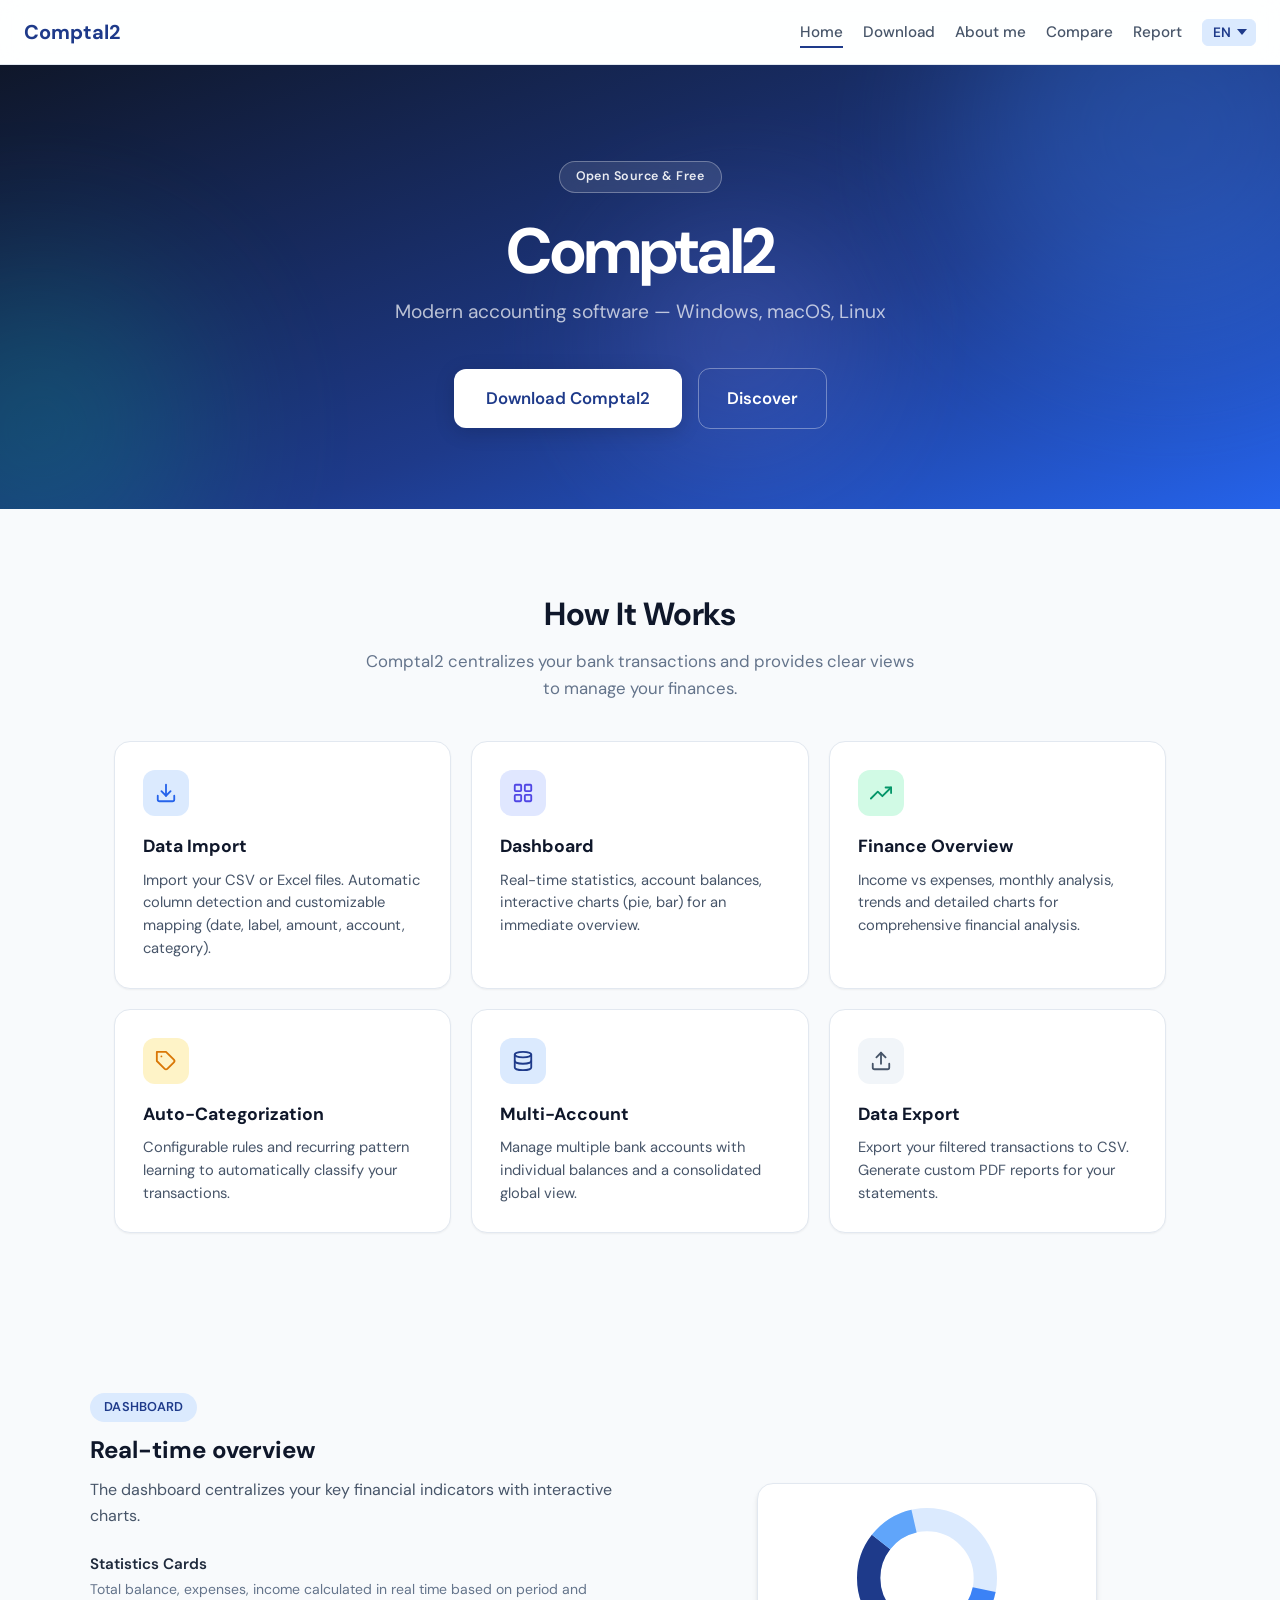
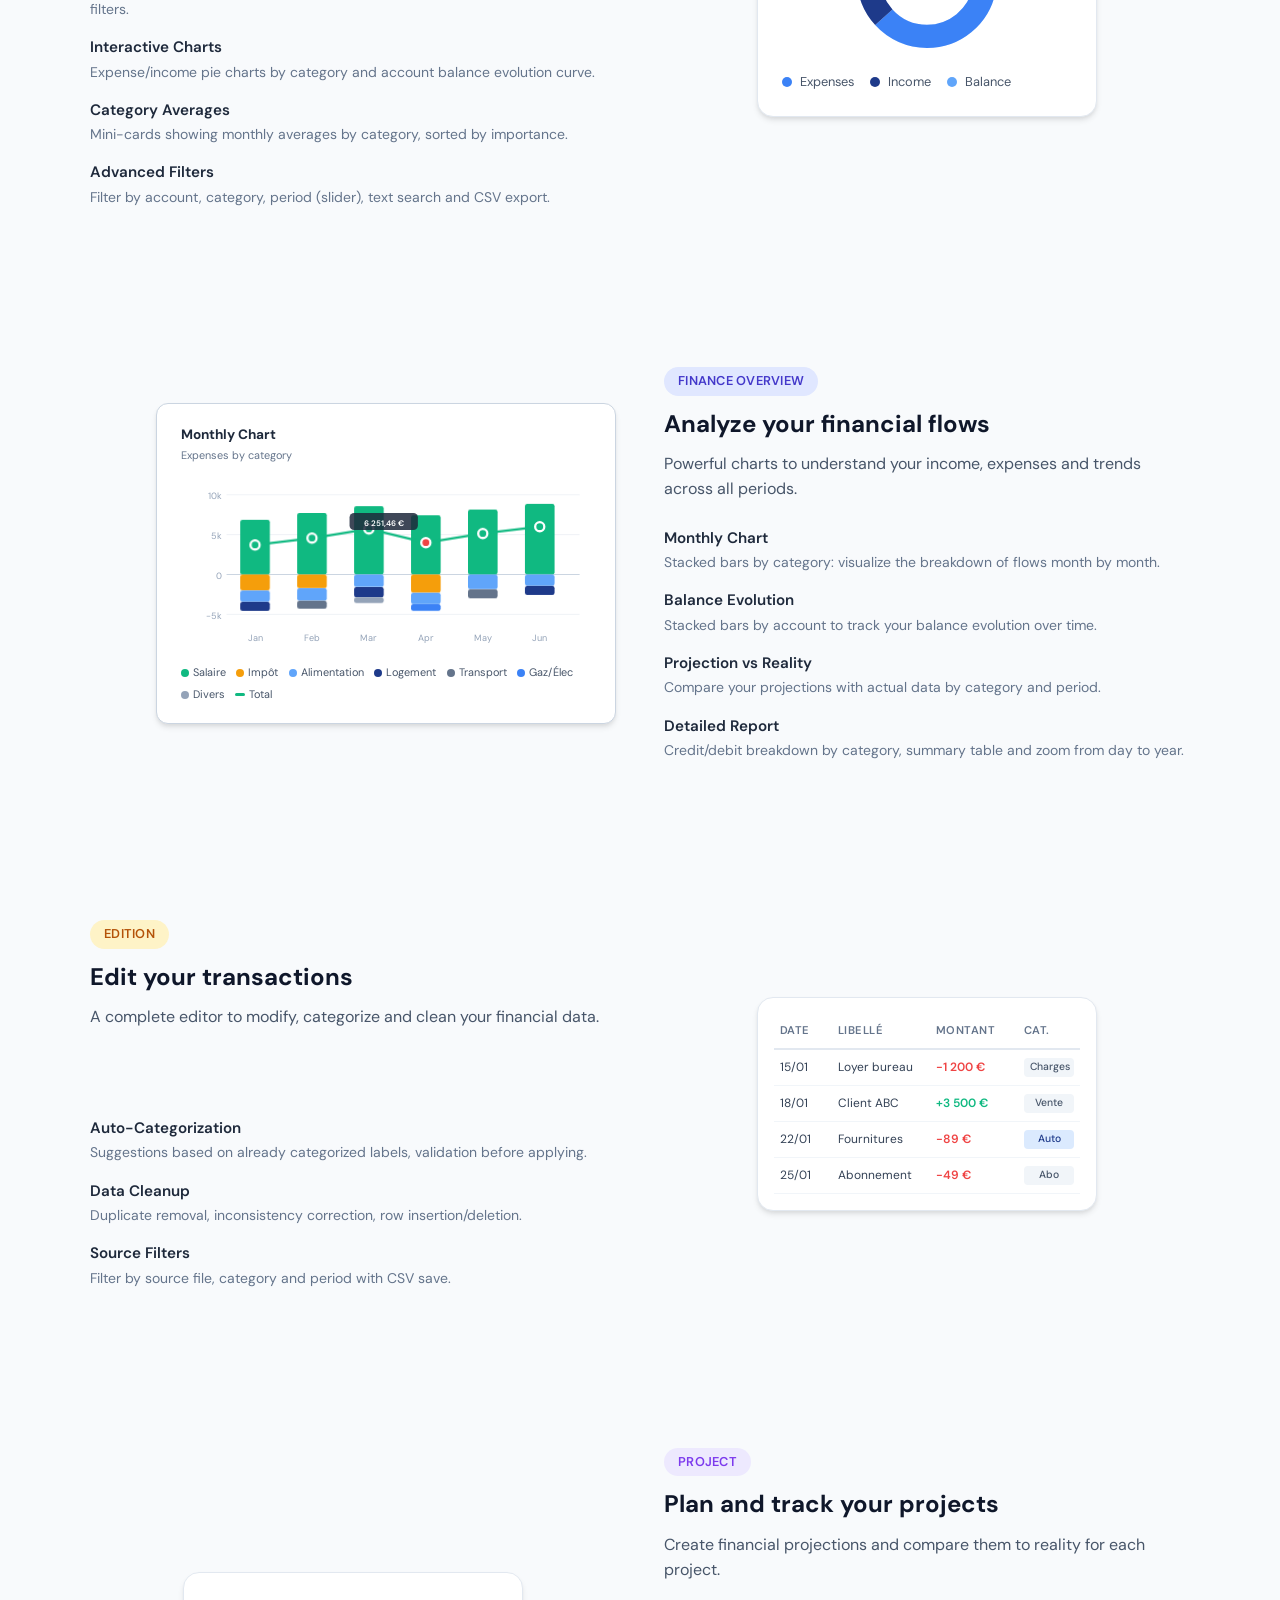
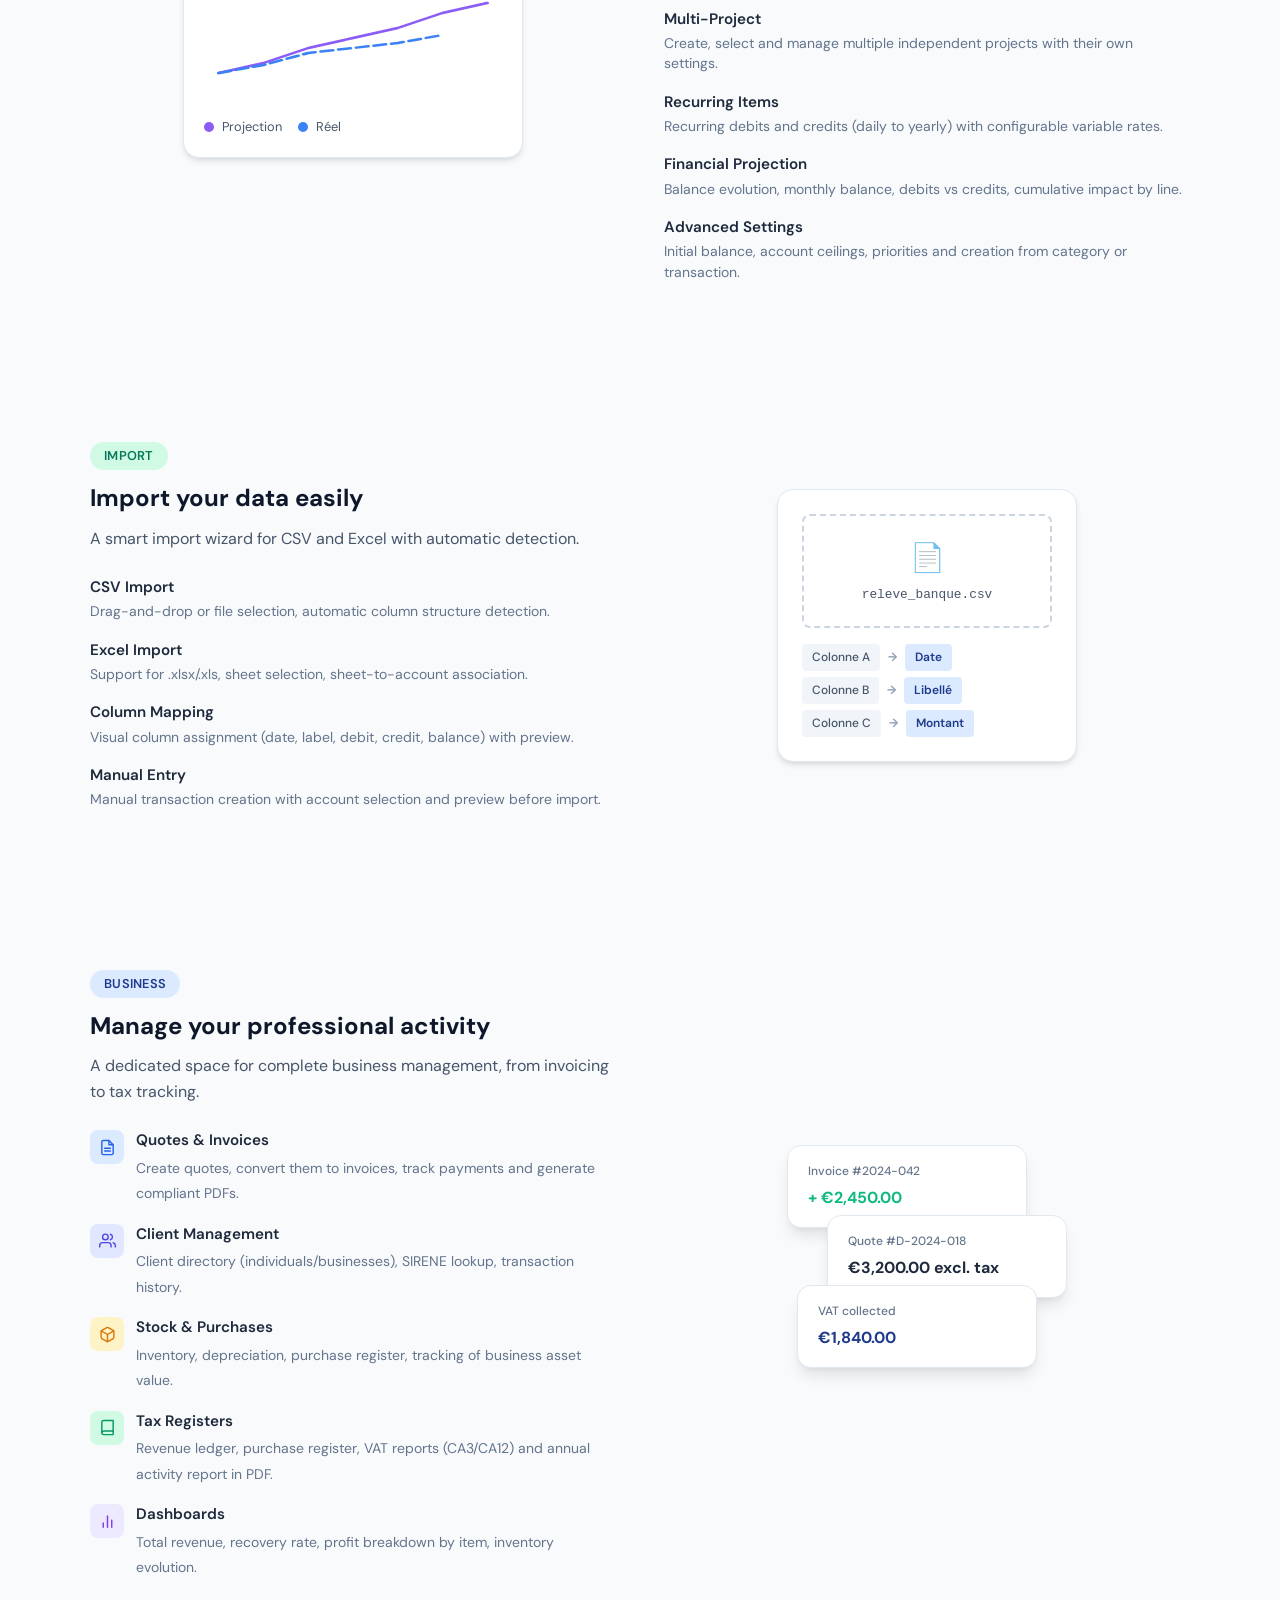
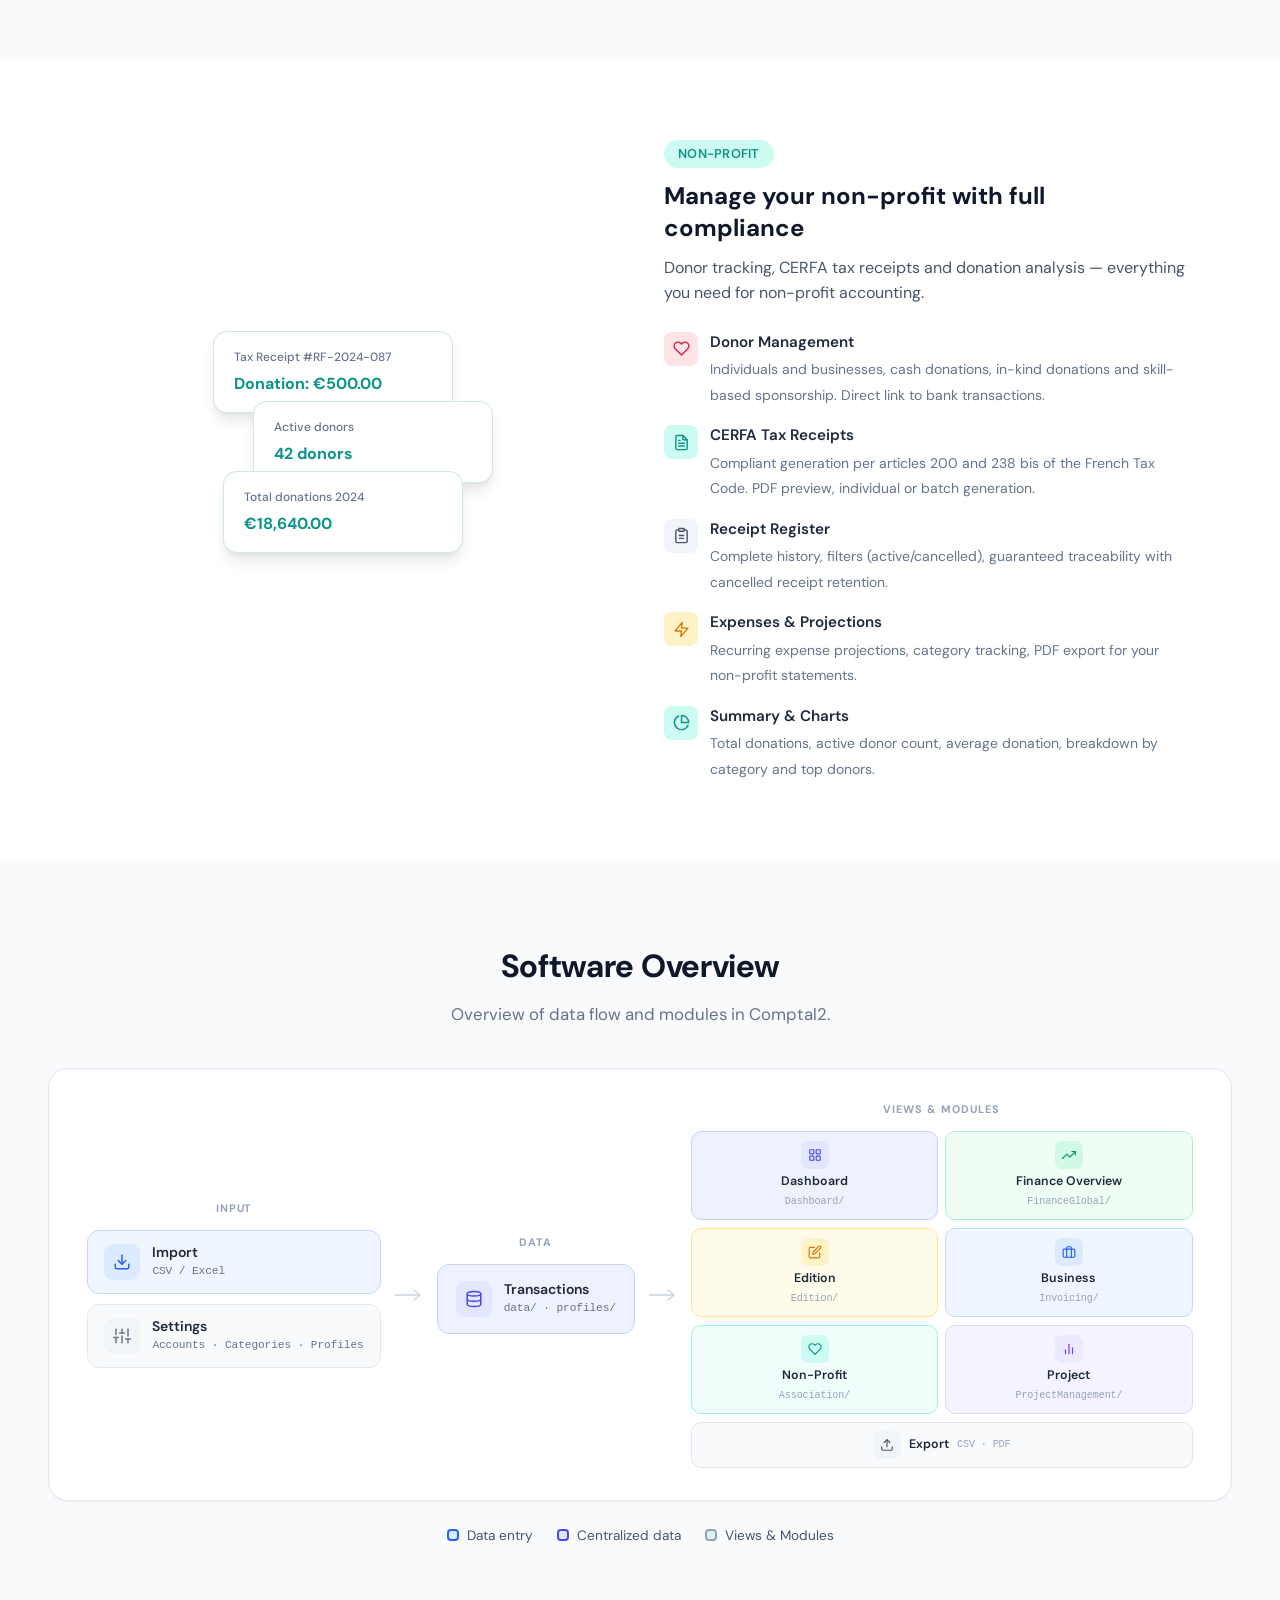
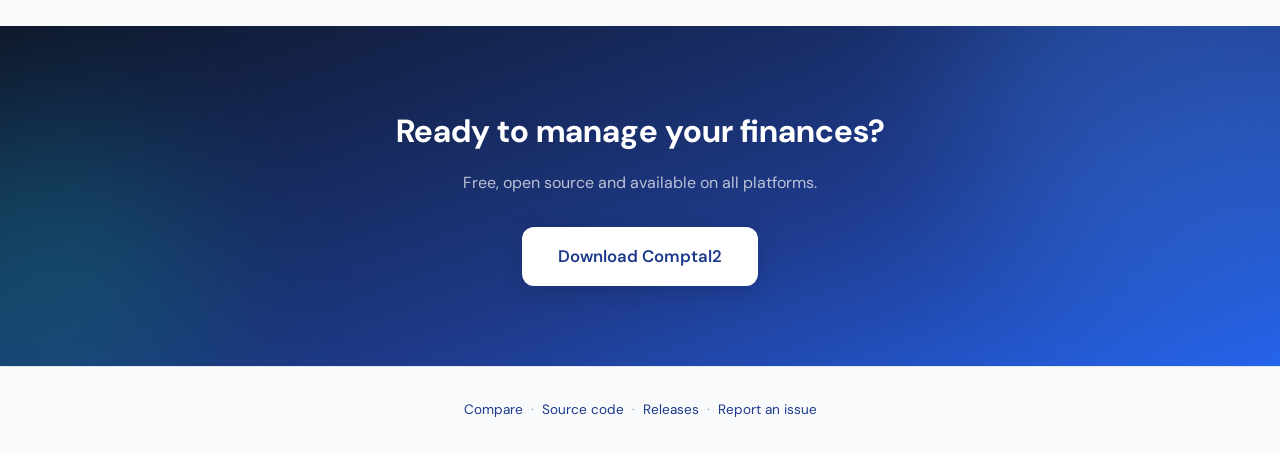
<file: index.html>
<!DOCTYPE html>
<html lang="fr">
<head>
  <meta charset="UTF-8">
  <meta name="viewport" content="width=device-width, initial-scale=1.0">
  <title>Comptal2 — Logiciel de comptabilité moderne</title>
  <link rel="canonical" href="https://comptal2.org/">
  <meta property="og:url" content="https://comptal2.org/">
  <meta property="og:site_name" content="Comptal2">
  <meta property="og:title" content="Comptal2 — Logiciel de comptabilité moderne">
  <meta property="og:type" content="website">
  <meta property="og:locale" content="fr_FR">
  <meta name="description" content="Comptal2 — logiciel de comptabilité open source et gratuit pour Windows, macOS et Linux. Tableau de bord, import CSV, modules entreprise et associations.">
  <meta property="og:description" content="Comptal2 — logiciel de comptabilité open source et gratuit pour Windows, macOS et Linux. Tableau de bord, import CSV, entreprise, associations.">
  <meta name="twitter:card" content="summary">
  <meta name="twitter:title" content="Comptal2 — Logiciel de comptabilité moderne">
  <meta name="twitter:description" content="Comptal2 — logiciel de comptabilité open source et gratuit pour Windows, macOS et Linux.">
  <link rel="alternate" hreflang="fr" href="https://comptal2.org/">
  <link rel="alternate" hreflang="en" href="https://comptal2.org/">
  <link rel="alternate" hreflang="de" href="https://comptal2.org/">
  <link rel="alternate" hreflang="x-default" href="https://comptal2.org/">
  <link rel="preload" href="styles.css" as="style">
  <script type="application/ld+json">
  {
    "@context": "https://schema.org",
    "@type": "SoftwareApplication",
    "name": "Comptal2",
    "description": "Logiciel de comptabilité moderne pour Windows, macOS et Linux. Open source et gratuit.",
    "applicationCategory": "BusinessApplication",
    "operatingSystem": "Windows, macOS, Linux",
    "softwareVersion": "1.1.0",
    "url": "https://comptal2.org/",
    "downloadUrl": "https://comptal2.org/download.html",
    "license": "https://github.com/LeopaulV/Comptal2/blob/main/LICENSE",
    "codeRepository": "https://github.com/LeopaulV/Comptal2",
    "offers": {
      "@type": "Offer",
      "price": "0",
      "priceCurrency": "EUR"
    }
  }
  </script>
  <script src="site-config.js"></script>
  <link rel="preconnect" href="https://fonts.googleapis.com">
  <link rel="preconnect" href="https://fonts.gstatic.com" crossorigin>
  <link href="https://fonts.googleapis.com/css2?family=DM+Sans:wght@400;500;600;700&display=swap" rel="stylesheet">
  <link rel="stylesheet" href="styles.css">
</head>
<body>
  <!-- Nav -->
  <nav class="nav">
    <a href="index.html" class="nav__logo">Comptal2</a>
    <div class="nav__links">
      <a href="index.html" class="nav__link--active" data-i18n="nav.home">Accueil</a>
      <a href="download.html" data-i18n="nav.download">Télécharger</a>
      <a href="qui-je-suis.html" data-i18n="nav.about">Qui je suis</a>
      <a href="comparatif.html" data-i18n="nav.compare">Comparatif</a>
      <a href="signaler.html" data-i18n="nav.report">Signaler</a>
      <select id="lang-switcher" class="lang-switcher" aria-label="Language">
        <option value="fr">FR</option>
        <option value="en">EN</option>
        <option value="de">DE</option>
      </select>
    </div>
  </nav>

  <!-- Hero -->
  <header class="hero">
    <div class="hero__bg" aria-hidden="true">
      <div class="hero__orb hero__orb--1"></div>
      <div class="hero__orb hero__orb--2"></div>
      <div class="hero__orb hero__orb--3"></div>
    </div>
    <div class="hero__content reveal">
      <span class="hero__badge" data-i18n="hero.badge">Open Source & Gratuit</span>
      <h1 class="hero__title" data-i18n="hero.title">Comptal2</h1>
      <p class="hero__subtitle" data-i18n="hero.subtitle">Logiciel de comptabilité moderne — Windows, macOS, Linux</p>
      <div class="hero__actions">
        <a href="download.html" class="hero__cta" data-i18n="hero.cta">Télécharger Comptal2</a>
        <a href="#features" class="hero__cta-secondary" data-i18n="hero.discover">Découvrir</a>
      </div>
    </div>
  </header>

  <main>

    <!-- ============ Fonctionnalités principales ============ -->
    <section class="features" id="features">
      <h2 class="section-title reveal" data-i18n="features.title">Fonctionnement</h2>
      <p class="section-intro reveal" data-i18n="features.intro">Comptal2 centralise vos transactions bancaires et vous offre des vues claires pour piloter vos finances.</p>

      <div class="features__grid">
        <article class="feature-card reveal">
          <div class="feature-card__icon-wrap feature-card__icon-wrap--blue">
            <svg viewBox="0 0 24 24" fill="none" stroke="currentColor" stroke-width="2" stroke-linecap="round" stroke-linejoin="round"><path d="M21 15v4a2 2 0 0 1-2 2H5a2 2 0 0 1-2-2v-4"/><polyline points="7 10 12 15 17 10"/><line x1="12" y1="15" x2="12" y2="3"/></svg>
          </div>
          <h3 class="feature-card__title" data-i18n="features.import.title">Import de données</h3>
          <p class="feature-card__desc" data-i18n="features.import.desc">Importez vos fichiers CSV ou Excel. Détection automatique des colonnes et mapping personnalisable (date, libellé, montant, compte, catégorie).</p>
        </article>
        <article class="feature-card reveal">
          <div class="feature-card__icon-wrap feature-card__icon-wrap--indigo">
            <svg viewBox="0 0 24 24" fill="none" stroke="currentColor" stroke-width="2" stroke-linecap="round" stroke-linejoin="round"><rect x="3" y="3" width="7" height="7" rx="1"/><rect x="14" y="3" width="7" height="7" rx="1"/><rect x="14" y="14" width="7" height="7" rx="1"/><rect x="3" y="14" width="7" height="7" rx="1"/></svg>
          </div>
          <h3 class="feature-card__title" data-i18n="features.dashboard.title">Tableau de bord</h3>
          <p class="feature-card__desc" data-i18n="features.dashboard.desc">Statistiques en temps réel, soldes par compte, graphiques interactifs (camemberts, barres) pour une vue d'ensemble immédiate.</p>
        </article>
        <article class="feature-card reveal">
          <div class="feature-card__icon-wrap feature-card__icon-wrap--emerald">
            <svg viewBox="0 0 24 24" fill="none" stroke="currentColor" stroke-width="2" stroke-linecap="round" stroke-linejoin="round"><polyline points="23 6 13.5 15.5 8.5 10.5 1 18"/><polyline points="17 6 23 6 23 12"/></svg>
          </div>
          <h3 class="feature-card__title" data-i18n="features.finance.title">Finance global</h3>
          <p class="feature-card__desc" data-i18n="features.finance.desc">Revenus vs dépenses, analyses mensuelles, tendances et graphiques détaillés pour une analyse complète de vos finances.</p>
        </article>
        <article class="feature-card reveal">
          <div class="feature-card__icon-wrap feature-card__icon-wrap--amber">
            <svg viewBox="0 0 24 24" fill="none" stroke="currentColor" stroke-width="2" stroke-linecap="round" stroke-linejoin="round"><path d="M20.59 13.41l-7.17 7.17a2 2 0 0 1-2.83 0L2 12V2h10l8.59 8.59a2 2 0 0 1 0 2.82z"/><line x1="7" y1="7" x2="7.01" y2="7"/></svg>
          </div>
          <h3 class="feature-card__title" data-i18n="features.categorization.title">Catégorisation automatique</h3>
          <p class="feature-card__desc" data-i18n="features.categorization.desc">Règles configurables et apprentissage des patterns récurrents pour classer vos transactions automatiquement.</p>
        </article>
        <article class="feature-card reveal">
          <div class="feature-card__icon-wrap feature-card__icon-wrap--navy">
            <svg viewBox="0 0 24 24" fill="none" stroke="currentColor" stroke-width="2" stroke-linecap="round" stroke-linejoin="round"><ellipse cx="12" cy="5" rx="9" ry="3"/><path d="M21 12c0 1.66-4 3-9 3s-9-1.34-9-3"/><path d="M3 5v14c0 1.66 4 3 9 3s9-1.34 9-3V5"/></svg>
          </div>
          <h3 class="feature-card__title" data-i18n="features.multiAccount.title">Multi-comptes</h3>
          <p class="feature-card__desc" data-i18n="features.multiAccount.desc">Gérez plusieurs comptes bancaires avec soldes individuels et vue consolidée globale.</p>
        </article>
        <article class="feature-card reveal">
          <div class="feature-card__icon-wrap feature-card__icon-wrap--slate">
            <svg viewBox="0 0 24 24" fill="none" stroke="currentColor" stroke-width="2" stroke-linecap="round" stroke-linejoin="round"><path d="M21 15v4a2 2 0 0 1-2 2H5a2 2 0 0 1-2-2v-4"/><polyline points="17 8 12 3 7 8"/><line x1="12" y1="3" x2="12" y2="15"/></svg>
          </div>
          <h3 class="feature-card__title" data-i18n="features.export.title">Export de données</h3>
          <p class="feature-card__desc" data-i18n="features.export.desc">Exportez vos transactions filtrées au format CSV. Générez des rapports PDF personnalisés pour vos bilans.</p>
        </article>
      </div>
    </section>

    <!-- ============ Dashboard ============ -->
    <section class="detail-section detail-section--alt" id="dashboard">
      <div class="detail__container reveal">
        <div class="detail__text">
          <span class="detail__badge" data-i18n="detail.dashboard.badge">Tableau de bord</span>
          <h2 class="detail__title" data-i18n="detail.dashboard.title">Vue d'ensemble en temps réel</h2>
          <p class="detail__desc" data-i18n="detail.dashboard.desc">Le tableau de bord centralise vos indicateurs financiers clés avec des graphiques interactifs.</p>
          <div class="detail__features">
            <div class="detail__feat reveal-left">
              <strong data-i18n="detail.dashboard.f1.title">Cartes de statistiques</strong>
              <span data-i18n="detail.dashboard.f1.desc">Solde total, dépenses, revenus calculés en temps réel selon la période et les filtres.</span>
            </div>
            <div class="detail__feat reveal-left">
              <strong data-i18n="detail.dashboard.f2.title">Graphiques interactifs</strong>
              <span data-i18n="detail.dashboard.f2.desc">Camemberts dépenses/revenus par catégorie et courbe d'évolution des soldes par compte.</span>
            </div>
            <div class="detail__feat reveal-left">
              <strong data-i18n="detail.dashboard.f3.title">Moyennes par catégorie</strong>
              <span data-i18n="detail.dashboard.f3.desc">Mini-cartes affichant les moyennes mensuelles par catégorie, triées par importance.</span>
            </div>
            <div class="detail__feat reveal-left">
              <strong data-i18n="detail.dashboard.f4.title">Filtres avancés</strong>
              <span data-i18n="detail.dashboard.f4.desc">Filtrage par compte, catégorie, période (slider), recherche textuelle et export CSV.</span>
            </div>
          </div>
        </div>
        <div class="detail__visual">
          <div class="chart-mock chart-mock--pie">
            <svg viewBox="0 0 120 120" class="chart-mock__svg">
              <circle cx="60" cy="60" r="50" fill="none" stroke="#dbeafe" stroke-width="20"/>
              <circle cx="60" cy="60" r="50" fill="none" stroke="#3b82f6" stroke-width="20" stroke-dasharray="110 204" stroke-dashoffset="-10" class="chart-ring chart-ring--1"/>
              <circle cx="60" cy="60" r="50" fill="none" stroke="#1e3a8a" stroke-width="20" stroke-dasharray="70 244" stroke-dashoffset="-120" class="chart-ring chart-ring--2"/>
              <circle cx="60" cy="60" r="50" fill="none" stroke="#60a5fa" stroke-width="20" stroke-dasharray="34 280" stroke-dashoffset="-190" class="chart-ring chart-ring--3"/>
            </svg>
            <div class="chart-mock__legend">
              <span class="chart-dot" style="background:#3b82f6"></span><span data-i18n="chart.expenses">Dépenses</span>
              <span class="chart-dot" style="background:#1e3a8a"></span><span data-i18n="chart.income">Revenus</span>
              <span class="chart-dot" style="background:#60a5fa"></span><span data-i18n="chart.balance">Solde</span>
            </div>
          </div>
        </div>
      </div>
    </section>

    <!-- ============ Finance Global ============ -->
    <section class="detail-section" id="finance">
      <div class="detail__container detail__container--reverse reveal">
        <div class="detail__text">
          <span class="detail__badge detail__badge--indigo" data-i18n="detail.finance.badge">Finance Global</span>
          <h2 class="detail__title" data-i18n="detail.finance.title">Analysez vos flux financiers</h2>
          <p class="detail__desc" data-i18n="detail.finance.desc">Des graphiques puissants pour comprendre vos revenus, dépenses et tendances sur toutes les périodes.</p>
          <div class="detail__features">
            <div class="detail__feat reveal-right">
              <strong data-i18n="detail.finance.f1.title">Graphique mensuel</strong>
              <span data-i18n="detail.finance.f1.desc">Barres empilées par catégorie : visualisez la répartition des flux mois par mois.</span>
            </div>
            <div class="detail__feat reveal-right">
              <strong data-i18n="detail.finance.f2.title">Évolution des soldes</strong>
              <span data-i18n="detail.finance.f2.desc">Barres empilées par compte pour suivre l'évolution de vos soldes dans le temps.</span>
            </div>
            <div class="detail__feat reveal-right">
              <strong data-i18n="detail.finance.f3.title">Projection vs réalité</strong>
              <span data-i18n="detail.finance.f3.desc">Comparez vos projections avec les données réelles par catégorie et par période.</span>
            </div>
            <div class="detail__feat reveal-right">
              <strong data-i18n="detail.finance.f4.title">Bilan détaillé</strong>
              <span data-i18n="detail.finance.f4.desc">Répartition crédits/débits par catégorie, tableau récapitulatif et zoom jour à année.</span>
            </div>
          </div>
        </div>
        <div class="detail__visual detail__visual--finance">

          <!-- 1. Graphique mensuel (principal) — tout en SVG -->
          <div class="finchart finchart--main">
            <div class="finchart__header">
              <span class="finchart__title" data-i18n="detail.finance.chartMonthly">Graphique mensuel</span>
              <span class="finchart__sub" data-i18n="detail.finance.chartMonthlySub">Dépenses par catégorie</span>
            </div>
            <svg class="finchart__svg" viewBox="0 0 360 160" preserveAspectRatio="xMidYMid meet">
              <!-- Grid -->
              <line x1="40" y1="20" x2="350" y2="20" stroke="#e2e8f0" stroke-width=".5"/>
              <line x1="40" y1="55" x2="350" y2="55" stroke="#e2e8f0" stroke-width=".5"/>
              <line x1="40" y1="90" x2="350" y2="90" stroke="#cbd5e1" stroke-width="1"/>
              <line x1="40" y1="125" x2="350" y2="125" stroke="#e2e8f0" stroke-width=".5"/>
              <!-- Y labels -->
              <text x="36" y="24" text-anchor="end" class="finchart__axislabel">10k</text>
              <text x="36" y="59" text-anchor="end" class="finchart__axislabel">5k</text>
              <text x="36" y="94" text-anchor="end" class="finchart__axislabel">0</text>
              <text x="36" y="129" text-anchor="end" class="finchart__axislabel">-5k</text>
              <!-- Jan : Salaire + / Impôt, Alim, Logement - -->
              <rect class="finchart__bar" x="52" y="42" width="26" height="48" rx="2" fill="#10b981"/>
              <rect class="finchart__bar" x="52" y="90" width="26" height="14" rx="2" fill="#f59e0b"/>
              <rect class="finchart__bar" x="52" y="104" width="26" height="10" rx="2" fill="#60a5fa"/>
              <rect class="finchart__bar" x="52" y="114" width="26" height="8" rx="2" fill="#1e3a8a"/>
              <!-- Fév -->
              <rect class="finchart__bar" x="102" y="36" width="26" height="54" rx="2" fill="#10b981"/>
              <rect class="finchart__bar" x="102" y="90" width="26" height="12" rx="2" fill="#f59e0b"/>
              <rect class="finchart__bar" x="102" y="102" width="26" height="11" rx="2" fill="#60a5fa"/>
              <rect class="finchart__bar" x="102" y="113" width="26" height="7" rx="2" fill="#64748b"/>
              <!-- Mar -->
              <rect class="finchart__bar" x="152" y="30" width="26" height="60" rx="2" fill="#10b981"/>
              <rect class="finchart__bar" x="152" y="90" width="26" height="11" rx="2" fill="#60a5fa"/>
              <rect class="finchart__bar" x="152" y="101" width="26" height="9" rx="2" fill="#1e3a8a"/>
              <rect class="finchart__bar" x="152" y="110" width="26" height="5" rx="2" fill="#94a3b8"/>
              <!-- Avr -->
              <rect class="finchart__bar" x="202" y="38" width="26" height="52" rx="2" fill="#10b981"/>
              <rect class="finchart__bar" x="202" y="90" width="26" height="16" rx="2" fill="#f59e0b"/>
              <rect class="finchart__bar" x="202" y="106" width="26" height="10" rx="2" fill="#60a5fa"/>
              <rect class="finchart__bar" x="202" y="116" width="26" height="6" rx="2" fill="#3b82f6"/>
              <!-- Mai -->
              <rect class="finchart__bar" x="252" y="33" width="26" height="57" rx="2" fill="#10b981"/>
              <rect class="finchart__bar" x="252" y="90" width="26" height="13" rx="2" fill="#60a5fa"/>
              <rect class="finchart__bar" x="252" y="103" width="26" height="8" rx="2" fill="#64748b"/>
              <!-- Juin -->
              <rect class="finchart__bar" x="302" y="28" width="26" height="62" rx="2" fill="#10b981"/>
              <rect class="finchart__bar" x="302" y="90" width="26" height="10" rx="2" fill="#60a5fa"/>
              <rect class="finchart__bar" x="302" y="100" width="26" height="8" rx="2" fill="#1e3a8a"/>
              <!-- Total line -->
              <polyline class="finchart__total-line" points="65,64 115,58 165,50 215,62 265,54 315,48"/>
              <circle class="finchart__dot" cx="65" cy="64" r="4" fill="#10b981" stroke="#fff" stroke-width="2"/>
              <circle class="finchart__dot" cx="115" cy="58" r="4" fill="#10b981" stroke="#fff" stroke-width="2"/>
              <circle class="finchart__dot" cx="165" cy="50" r="4" fill="#10b981" stroke="#fff" stroke-width="2"/>
              <circle class="finchart__dot" cx="215" cy="62" r="4" fill="#ef4444" stroke="#fff" stroke-width="2"/>
              <circle class="finchart__dot" cx="265" cy="54" r="4" fill="#10b981" stroke="#fff" stroke-width="2"/>
              <circle class="finchart__dot" cx="315" cy="48" r="4" fill="#10b981" stroke="#fff" stroke-width="2"/>
              <!-- Tooltip mock -->
              <rect x="148" y="36" width="60" height="15" rx="4" fill="#1e293b" opacity=".85"/>
              <text x="178" y="47" text-anchor="middle" fill="#fff" font-size="7" font-weight="600">6 251,46 €</text>
              <!-- X labels -->
              <text x="65"  y="148" text-anchor="middle" class="finchart__axislabel" data-i18n="chart.jan">Jan</text>
              <text x="115" y="148" text-anchor="middle" class="finchart__axislabel" data-i18n="chart.feb">Fév</text>
              <text x="165" y="148" text-anchor="middle" class="finchart__axislabel" data-i18n="chart.mar">Mar</text>
              <text x="215" y="148" text-anchor="middle" class="finchart__axislabel" data-i18n="chart.apr">Avr</text>
              <text x="265" y="148" text-anchor="middle" class="finchart__axislabel" data-i18n="chart.may">Mai</text>
              <text x="315" y="148" text-anchor="middle" class="finchart__axislabel" data-i18n="chart.jun">Juin</text>
            </svg>
            <div class="finchart__legend">
              <div class="finchart__legend-item"><span class="finchart__swatch" style="background:#10b981"></span>Salaire</div>
              <div class="finchart__legend-item"><span class="finchart__swatch" style="background:#f59e0b"></span>Impôt</div>
              <div class="finchart__legend-item"><span class="finchart__swatch" style="background:#60a5fa"></span>Alimentation</div>
              <div class="finchart__legend-item"><span class="finchart__swatch" style="background:#1e3a8a"></span>Logement</div>
              <div class="finchart__legend-item"><span class="finchart__swatch" style="background:#64748b"></span>Transport</div>
              <div class="finchart__legend-item"><span class="finchart__swatch" style="background:#3b82f6"></span>Gaz/Élec</div>
              <div class="finchart__legend-item"><span class="finchart__swatch" style="background:#94a3b8"></span>Divers</div>
              <div class="finchart__legend-item"><span class="finchart__swatch finchart__swatch--line"></span>Total</div>
            </div>
          </div>


        </div>
      </div>
    </section>

    <!-- ============ Édition ============ -->
    <section class="detail-section detail-section--alt" id="edition">
      <div class="detail__container reveal">
        <div class="detail__text">
          <span class="detail__badge detail__badge--amber" data-i18n="detail.edition.badge">Édition</span>
          <h2 class="detail__title" data-i18n="detail.edition.title">Éditez vos transactions</h2>
          <p class="detail__desc" data-i18n="detail.edition.desc">Un éditeur complet pour modifier, catégoriser et nettoyer vos données financières.</p>
          <div class="detail__features">
            <div class="detail__feat reveal-left">
              <strong data-i18n="detail.edition.f1.title">Tableau éditable</strong>
              <span data-i18n="detail.edition.f1.desc">Édition inline (date, libellé, débit, crédit, solde, catégorie) avec autocomplétion.</span>
            </div>
            <div class="detail__feat reveal-left">
              <strong data-i18n="detail.edition.f2.title">Auto-catégorisation</strong>
              <span data-i18n="detail.edition.f2.desc">Suggestions basées sur les libellés déjà catégorisés, validation avant application.</span>
            </div>
            <div class="detail__feat reveal-left">
              <strong data-i18n="detail.edition.f3.title">Nettoyage des données</strong>
              <span data-i18n="detail.edition.f3.desc">Suppression de doublons, correction des incohérences, insertion/suppression de lignes.</span>
            </div>
            <div class="detail__feat reveal-left">
              <strong data-i18n="detail.edition.f4.title">Filtres par source</strong>
              <span data-i18n="detail.edition.f4.desc">Filtrage par fichier source, par catégorie et par période avec sauvegarde CSV.</span>
            </div>
          </div>
        </div>
        <div class="detail__visual">
          <div class="chart-mock chart-mock--table">
            <div class="mock-table">
              <div class="mock-table__row mock-table__row--header">
                <span>Date</span><span>Libellé</span><span>Montant</span><span>Cat.</span>
              </div>
              <div class="mock-table__row"><span>15/01</span><span>Loyer bureau</span><span class="mock-amount--red">-1 200 €</span><span class="mock-cat">Charges</span></div>
              <div class="mock-table__row"><span>18/01</span><span>Client ABC</span><span class="mock-amount--green">+3 500 €</span><span class="mock-cat">Vente</span></div>
              <div class="mock-table__row"><span>22/01</span><span>Fournitures</span><span class="mock-amount--red">-89 €</span><span class="mock-cat mock-cat--auto">Auto</span></div>
              <div class="mock-table__row"><span>25/01</span><span>Abonnement</span><span class="mock-amount--red">-49 €</span><span class="mock-cat">Abo</span></div>
            </div>
          </div>
        </div>
      </div>
    </section>

    <!-- ============ Projet ============ -->
    <section class="detail-section" id="projet">
      <div class="detail__container detail__container--reverse reveal">
        <div class="detail__text">
          <span class="detail__badge detail__badge--violet" data-i18n="detail.projet.badge">Projet</span>
          <h2 class="detail__title" data-i18n="detail.projet.title">Planifiez et suivez vos projets</h2>
          <p class="detail__desc" data-i18n="detail.projet.desc">Créez des projections financières et comparez-les à la réalité pour chaque projet.</p>
          <div class="detail__features">
            <div class="detail__feat reveal-right">
              <strong data-i18n="detail.projet.f1.title">Multi-projets</strong>
              <span data-i18n="detail.projet.f1.desc">Créez, sélectionnez et gérez plusieurs projets indépendants avec leurs paramètres.</span>
            </div>
            <div class="detail__feat reveal-right">
              <strong data-i18n="detail.projet.f2.title">Abonnements récurrents</strong>
              <span data-i18n="detail.projet.f2.desc">Débits et crédits récurrents (journalier à annuel) avec taux variables configurables.</span>
            </div>
            <div class="detail__feat reveal-right">
              <strong data-i18n="detail.projet.f3.title">Projection financière</strong>
              <span data-i18n="detail.projet.f3.desc">Évolution du solde, solde mensuel, débits vs crédits, impact cumulé par ligne.</span>
            </div>
            <div class="detail__feat reveal-right">
              <strong data-i18n="detail.projet.f4.title">Configuration avancée</strong>
              <span data-i18n="detail.projet.f4.desc">Solde initial, plafonds de compte, priorités et création depuis catégorie ou transaction.</span>
            </div>
          </div>
        </div>
        <div class="detail__visual">
          <div class="chart-mock chart-mock--line">
            <svg viewBox="0 0 200 100" class="line-chart__svg" preserveAspectRatio="none">
              <polyline class="line-chart__line line-chart__line--projected" points="10,80 40,70 70,55 100,45 130,35 160,20 190,10"/>
              <polyline class="line-chart__line line-chart__line--real" points="10,80 40,72 70,60 100,55 130,50 160,42"/>
            </svg>
            <div class="chart-mock__legend">
              <span class="chart-dot" style="background:#8b5cf6"></span><span>Projection</span>
              <span class="chart-dot" style="background:#3b82f6"></span><span>Réel</span>
            </div>
          </div>
        </div>
      </div>
    </section>

    <!-- ============ Importation ============ -->
    <section class="detail-section detail-section--alt" id="import">
      <div class="detail__container reveal">
        <div class="detail__text">
          <span class="detail__badge detail__badge--emerald" data-i18n="detail.import.badge">Importation</span>
          <h2 class="detail__title" data-i18n="detail.import.title">Importez vos données facilement</h2>
          <p class="detail__desc" data-i18n="detail.import.desc">Un assistant d'import intelligent pour CSV et Excel avec détection automatique.</p>
          <div class="detail__features">
            <div class="detail__feat reveal-left">
              <strong data-i18n="detail.import.f1.title">Import CSV</strong>
              <span data-i18n="detail.import.f1.desc">Glisser-déposer ou sélection de fichier, détection automatique de la structure des colonnes.</span>
            </div>
            <div class="detail__feat reveal-left">
              <strong data-i18n="detail.import.f2.title">Import Excel</strong>
              <span data-i18n="detail.import.f2.desc">Support .xlsx/.xls, sélection de feuilles, association d'une feuille à un compte.</span>
            </div>
            <div class="detail__feat reveal-left">
              <strong data-i18n="detail.import.f3.title">Mapping des colonnes</strong>
              <span data-i18n="detail.import.f3.desc">Assignation visuelle des colonnes (date, libellé, débit, crédit, solde) avec aperçu.</span>
            </div>
            <div class="detail__feat reveal-left">
              <strong data-i18n="detail.import.f4.title">Saisie manuelle</strong>
              <span data-i18n="detail.import.f4.desc">Création manuelle de transactions avec choix du compte et prévisualisation avant import.</span>
            </div>
          </div>
        </div>
        <div class="detail__visual">
          <div class="chart-mock chart-mock--import">
            <div class="import-mock">
              <div class="import-mock__dropzone">
                <span class="import-mock__icon">📄</span>
                <span class="import-mock__text">releve_banque.csv</span>
              </div>
              <div class="import-mock__mapping">
                <div class="import-mock__col"><span class="import-mock__col-from">Colonne A</span><span class="import-mock__col-arrow">→</span><span class="import-mock__col-to">Date</span></div>
                <div class="import-mock__col"><span class="import-mock__col-from">Colonne B</span><span class="import-mock__col-arrow">→</span><span class="import-mock__col-to">Libellé</span></div>
                <div class="import-mock__col"><span class="import-mock__col-from">Colonne C</span><span class="import-mock__col-arrow">→</span><span class="import-mock__col-to">Montant</span></div>
              </div>
            </div>
          </div>
        </div>
      </div>
    </section>

    <!-- ============ Entreprise ============ -->
    <section class="showcase showcase--entreprise" id="entreprise">
      <div class="showcase__container reveal">
        <div class="showcase__text">
          <span class="showcase__badge" data-i18n="entreprise.badge">Entreprise</span>
          <h2 class="showcase__title" data-i18n="entreprise.title">Pilotez votre activité professionnelle</h2>
          <p class="showcase__desc" data-i18n="entreprise.desc">Un espace dédié à la gestion complète de votre entreprise, de la facturation au suivi fiscal.</p>
          <ul class="showcase__list">
            <li class="showcase__item reveal-left">
              <div class="showcase__item-icon-wrap showcase__item-icon-wrap--blue">
                <svg viewBox="0 0 24 24" fill="none" stroke="currentColor" stroke-width="2" stroke-linecap="round" stroke-linejoin="round"><path d="M14 2H6a2 2 0 0 0-2 2v16a2 2 0 0 0 2 2h12a2 2 0 0 0 2-2V8z"/><polyline points="14 2 14 8 20 8"/><line x1="16" y1="13" x2="8" y2="13"/><line x1="16" y1="17" x2="8" y2="17"/></svg>
              </div>
              <div><strong data-i18n="entreprise.invoices.title">Devis et factures</strong><span data-i18n="entreprise.invoices.desc">Créez des devis, convertissez-les en factures, suivez les paiements et générez des PDF conformes.</span></div>
            </li>
            <li class="showcase__item reveal-left">
              <div class="showcase__item-icon-wrap showcase__item-icon-wrap--indigo">
                <svg viewBox="0 0 24 24" fill="none" stroke="currentColor" stroke-width="2" stroke-linecap="round" stroke-linejoin="round"><path d="M17 21v-2a4 4 0 0 0-4-4H5a4 4 0 0 0-4 4v2"/><circle cx="9" cy="7" r="4"/><path d="M23 21v-2a4 4 0 0 0-3-3.87"/><path d="M16 3.13a4 4 0 0 1 0 7.75"/></svg>
              </div>
              <div><strong data-i18n="entreprise.clients.title">Gestion clients</strong><span data-i18n="entreprise.clients.desc">Répertoire de clients (particuliers/entreprises), recherche SIRENE, historique des transactions.</span></div>
            </li>
            <li class="showcase__item reveal-left">
              <div class="showcase__item-icon-wrap showcase__item-icon-wrap--amber">
                <svg viewBox="0 0 24 24" fill="none" stroke="currentColor" stroke-width="2" stroke-linecap="round" stroke-linejoin="round"><path d="M21 16V8a2 2 0 0 0-1-1.73l-7-4a2 2 0 0 0-2 0l-7 4A2 2 0 0 0 3 8v8a2 2 0 0 0 1 1.73l7 4a2 2 0 0 0 2 0l7-4A2 2 0 0 0 21 16z"/><polyline points="3.27 6.96 12 12.01 20.73 6.96"/><line x1="12" y1="22.08" x2="12" y2="12"/></svg>
              </div>
              <div><strong data-i18n="entreprise.stock.title">Stock et achats</strong><span data-i18n="entreprise.stock.desc">Inventaire, amortissements, registre d'achats, suivi de la valeur patrimoniale de l'entreprise.</span></div>
            </li>
            <li class="showcase__item reveal-left">
              <div class="showcase__item-icon-wrap showcase__item-icon-wrap--emerald">
                <svg viewBox="0 0 24 24" fill="none" stroke="currentColor" stroke-width="2" stroke-linecap="round" stroke-linejoin="round"><path d="M4 19.5A2.5 2.5 0 0 1 6.5 17H20"/><path d="M6.5 2H20v20H6.5A2.5 2.5 0 0 1 4 19.5v-15A2.5 2.5 0 0 1 6.5 2z"/></svg>
              </div>
              <div><strong data-i18n="entreprise.registre.title">Registres fiscaux</strong><span data-i18n="entreprise.registre.desc">Livre des recettes, registre des achats, rapports TVA (CA3/CA12) et rapport d'activité annuel en PDF.</span></div>
            </li>
            <li class="showcase__item reveal-left">
              <div class="showcase__item-icon-wrap showcase__item-icon-wrap--violet">
                <svg viewBox="0 0 24 24" fill="none" stroke="currentColor" stroke-width="2" stroke-linecap="round" stroke-linejoin="round"><line x1="18" y1="20" x2="18" y2="10"/><line x1="12" y1="20" x2="12" y2="4"/><line x1="6" y1="20" x2="6" y2="14"/></svg>
              </div>
              <div><strong data-i18n="entreprise.stats.title">Tableaux de bord</strong><span data-i18n="entreprise.stats.desc">CA total, taux de recouvrement, répartition des bénéfices par poste, évolution de l'inventaire.</span></div>
            </li>
          </ul>
        </div>
        <div class="showcase__visual">
          <div class="showcase__card-stack">
            <div class="showcase__mini-card showcase__mini-card--1">
              <span class="showcase__mini-label" data-i18n="entreprise.card1.label">Facture #2024-042</span>
              <span class="showcase__mini-amount showcase__mini-amount--green" data-i18n="entreprise.card1.amount">+ 2 450,00 €</span>
            </div>
            <div class="showcase__mini-card showcase__mini-card--2">
              <span class="showcase__mini-label" data-i18n="entreprise.card2.label">Devis #D-2024-018</span>
              <span class="showcase__mini-amount" data-i18n="entreprise.card2.amount">3 200,00 € HT</span>
            </div>
            <div class="showcase__mini-card showcase__mini-card--3">
              <span class="showcase__mini-label" data-i18n="entreprise.card3.label">TVA collectée</span>
              <span class="showcase__mini-amount showcase__mini-amount--blue" data-i18n="entreprise.card3.amount">1 840,00 €</span>
            </div>
          </div>
        </div>
      </div>
    </section>

    <!-- ============ Association ============ -->
    <section class="showcase showcase--association" id="association">
      <div class="showcase__container showcase__container--reverse reveal">
        <div class="showcase__text">
          <span class="showcase__badge showcase__badge--teal" data-i18n="association.badge">Association</span>
          <h2 class="showcase__title" data-i18n="association.title">Gérez votre association en toute conformité</h2>
          <p class="showcase__desc" data-i18n="association.desc">Suivi des donateurs, reçus fiscaux CERFA et analyse des dons — tout ce qu'il faut pour votre comptabilité associative.</p>
          <ul class="showcase__list">
            <li class="showcase__item reveal-right">
              <div class="showcase__item-icon-wrap showcase__item-icon-wrap--rose">
                <svg viewBox="0 0 24 24" fill="none" stroke="currentColor" stroke-width="2" stroke-linecap="round" stroke-linejoin="round"><path d="M20.84 4.61a5.5 5.5 0 0 0-7.78 0L12 5.67l-1.06-1.06a5.5 5.5 0 0 0-7.78 7.78l1.06 1.06L12 21.23l7.78-7.78 1.06-1.06a5.5 5.5 0 0 0 0-7.78z"/></svg>
              </div>
              <div><strong data-i18n="association.donors.title">Gestion des donateurs</strong><span data-i18n="association.donors.desc">Particuliers et entreprises, dons en numéraire, en nature et mécénat de compétences. Liaison directe aux transactions bancaires.</span></div>
            </li>
            <li class="showcase__item reveal-right">
              <div class="showcase__item-icon-wrap showcase__item-icon-wrap--teal">
                <svg viewBox="0 0 24 24" fill="none" stroke="currentColor" stroke-width="2" stroke-linecap="round" stroke-linejoin="round"><path d="M14 2H6a2 2 0 0 0-2 2v16a2 2 0 0 0 2 2h12a2 2 0 0 0 2-2V8z"/><polyline points="14 2 14 8 20 8"/><line x1="16" y1="13" x2="8" y2="13"/><line x1="16" y1="17" x2="8" y2="17"/><line x1="10" y1="9" x2="8" y2="9"/></svg>
              </div>
              <div><strong data-i18n="association.cerfa.title">Reçus fiscaux CERFA</strong><span data-i18n="association.cerfa.desc">Génération conforme aux articles 200 et 238 bis du CGI. Aperçu PDF, génération individuelle ou en lot.</span></div>
            </li>
            <li class="showcase__item reveal-right">
              <div class="showcase__item-icon-wrap showcase__item-icon-wrap--slate">
                <svg viewBox="0 0 24 24" fill="none" stroke="currentColor" stroke-width="2" stroke-linecap="round" stroke-linejoin="round"><path d="M16 4h2a2 2 0 0 1 2 2v14a2 2 0 0 1-2 2H6a2 2 0 0 1-2-2V6a2 2 0 0 1 2-2h2"/><rect x="8" y="2" width="8" height="4" rx="1" ry="1"/><line x1="9" y1="12" x2="15" y2="12"/><line x1="9" y1="16" x2="15" y2="16"/></svg>
              </div>
              <div><strong data-i18n="association.registre.title">Registre des reçus</strong><span data-i18n="association.registre.desc">Historique complet, filtres (actifs/annulés), traçabilité garantie avec conservation des reçus annulés.</span></div>
            </li>
            <li class="showcase__item reveal-right">
              <div class="showcase__item-icon-wrap showcase__item-icon-wrap--amber">
                <svg viewBox="0 0 24 24" fill="none" stroke="currentColor" stroke-width="2" stroke-linecap="round" stroke-linejoin="round"><polygon points="13 2 3 14 12 14 11 22 21 10 12 10 13 2"/></svg>
              </div>
              <div><strong data-i18n="association.charges.title">Charges et projections</strong><span data-i18n="association.charges.desc">Projection des charges récurrentes, suivi par catégorie, export PDF pour vos bilans associatifs.</span></div>
            </li>
            <li class="showcase__item reveal-right">
              <div class="showcase__item-icon-wrap showcase__item-icon-wrap--teal">
                <svg viewBox="0 0 24 24" fill="none" stroke="currentColor" stroke-width="2" stroke-linecap="round" stroke-linejoin="round"><path d="M21.21 15.89A10 10 0 1 1 8 2.83"/><path d="M22 12A10 10 0 0 0 12 2v10z"/></svg>
              </div>
              <div><strong data-i18n="association.charts.title">Synthèse et graphiques</strong><span data-i18n="association.charts.desc">Total des dons, nombre de donateurs actifs, don moyen, répartition par catégorie et top donateurs.</span></div>
            </li>
          </ul>
        </div>
        <div class="showcase__visual">
          <div class="showcase__card-stack">
            <div class="showcase__mini-card showcase__mini-card--1 showcase__mini-card--teal">
              <span class="showcase__mini-label" data-i18n="association.card1.label">Reçu fiscal #RF-2024-087</span>
              <span class="showcase__mini-amount showcase__mini-amount--teal" data-i18n="association.card1.amount">Don : 500,00 €</span>
            </div>
            <div class="showcase__mini-card showcase__mini-card--2 showcase__mini-card--teal">
              <span class="showcase__mini-label" data-i18n="association.card2.label">Donateurs actifs</span>
              <span class="showcase__mini-amount showcase__mini-amount--teal" data-i18n="association.card2.amount">42 donateurs</span>
            </div>
            <div class="showcase__mini-card showcase__mini-card--3 showcase__mini-card--teal">
              <span class="showcase__mini-label" data-i18n="association.card3.label">Total des dons 2024</span>
              <span class="showcase__mini-amount showcase__mini-amount--teal" data-i18n="association.card3.amount">18 640,00 €</span>
            </div>
          </div>
        </div>
      </div>
    </section>

    <!-- ============ Schéma ============ -->
    <section class="diagram" id="schema">
      <h2 class="section-title reveal" data-i18n="diagram.title">Schéma du logiciel</h2>
      <p class="section-intro reveal" data-i18n="diagram.intro">Vue d'ensemble du flux de données et des modules de Comptal2.</p>

      <div class="arch reveal">

        <!-- Col 1 : Entrée -->
        <div class="arch__group">
          <p class="arch__group-label" data-i18n="diagram.colInput">Entrée</p>

          <div class="arch__node arch__node--blue">
            <div class="arch__icon-wrap">
              <svg viewBox="0 0 24 24" fill="none" stroke="currentColor" stroke-width="2" stroke-linecap="round" stroke-linejoin="round"><path d="M21 15v4a2 2 0 0 1-2 2H5a2 2 0 0 1-2-2v-4"/><polyline points="7 10 12 15 17 10"/><line x1="12" y1="15" x2="12" y2="3"/></svg>
            </div>
            <div class="arch__node-text">
              <span class="arch__node-title" data-i18n="diagram.import">Import</span>
              <span class="arch__node-sub" data-i18n="diagram.importSub">CSV / Excel</span>
            </div>
          </div>

          <div class="arch__node arch__node--slate">
            <div class="arch__icon-wrap">
              <svg viewBox="0 0 24 24" fill="none" stroke="currentColor" stroke-width="2" stroke-linecap="round" stroke-linejoin="round"><line x1="4" y1="21" x2="4" y2="14"/><line x1="4" y1="10" x2="4" y2="3"/><line x1="12" y1="21" x2="12" y2="12"/><line x1="12" y1="8" x2="12" y2="3"/><line x1="20" y1="21" x2="20" y2="16"/><line x1="20" y1="12" x2="20" y2="3"/><line x1="1" y1="14" x2="7" y2="14"/><line x1="9" y1="8" x2="15" y2="8"/><line x1="17" y1="16" x2="23" y2="16"/></svg>
            </div>
            <div class="arch__node-text">
              <span class="arch__node-title" data-i18n="diagram.params">Paramètres</span>
              <span class="arch__node-sub" data-i18n="diagram.paramsSub">Comptes · Catégories · Profils</span>
            </div>
          </div>
        </div>

        <!-- Flèche 1 -->
        <div class="arch__arrow" aria-hidden="true">
          <svg width="28" height="12" viewBox="0 0 28 12" fill="none"><path d="M0 6h24M19 1l6 5-6 5" stroke="currentColor" stroke-width="1.5" stroke-linecap="round" stroke-linejoin="round"/></svg>
        </div>

        <!-- Col 2 : Données centrales -->
        <div class="arch__group arch__group--center">
          <p class="arch__group-label" data-i18n="diagram.colData">Données</p>
          <div class="arch__node arch__node--indigo arch__node--core">
            <div class="arch__icon-wrap">
              <svg viewBox="0 0 24 24" fill="none" stroke="currentColor" stroke-width="2" stroke-linecap="round" stroke-linejoin="round"><ellipse cx="12" cy="5" rx="9" ry="3"/><path d="M21 12c0 1.66-4 3-9 3s-9-1.34-9-3"/><path d="M3 5v14c0 1.66 4 3 9 3s9-1.34 9-3V5"/></svg>
            </div>
            <div class="arch__node-text">
              <span class="arch__node-title" data-i18n="diagram.transactions">Transactions</span>
              <span class="arch__node-sub">data/ · profiles/</span>
            </div>
          </div>
        </div>

        <!-- Flèche 2 -->
        <div class="arch__arrow" aria-hidden="true">
          <svg width="28" height="12" viewBox="0 0 28 12" fill="none"><path d="M0 6h24M19 1l6 5-6 5" stroke="currentColor" stroke-width="1.5" stroke-linecap="round" stroke-linejoin="round"/></svg>
        </div>

        <!-- Col 3 : Modules -->
        <div class="arch__group arch__group--modules">
          <p class="arch__group-label" data-i18n="diagram.legendModule">Vues &amp; Modules</p>
          <div class="arch__modules">

            <div class="arch__module arch__module--indigo">
              <div class="arch__module-icon">
                <svg viewBox="0 0 24 24" fill="none" stroke="currentColor" stroke-width="2" stroke-linecap="round" stroke-linejoin="round"><rect x="3" y="3" width="7" height="7" rx="1"/><rect x="14" y="3" width="7" height="7" rx="1"/><rect x="14" y="14" width="7" height="7" rx="1"/><rect x="3" y="14" width="7" height="7" rx="1"/></svg>
              </div>
              <span class="arch__module-title" data-i18n="diagram.dashboard">Tableau de bord</span>
              <span class="arch__module-sub">Dashboard/</span>
            </div>

            <div class="arch__module arch__module--emerald">
              <div class="arch__module-icon">
                <svg viewBox="0 0 24 24" fill="none" stroke="currentColor" stroke-width="2" stroke-linecap="round" stroke-linejoin="round"><polyline points="23 6 13.5 15.5 8.5 10.5 1 18"/><polyline points="17 6 23 6 23 12"/></svg>
              </div>
              <span class="arch__module-title" data-i18n="diagram.finance">Finance Global</span>
              <span class="arch__module-sub">FinanceGlobal/</span>
            </div>

            <div class="arch__module arch__module--amber">
              <div class="arch__module-icon">
                <svg viewBox="0 0 24 24" fill="none" stroke="currentColor" stroke-width="2" stroke-linecap="round" stroke-linejoin="round"><path d="M11 4H4a2 2 0 0 0-2 2v14a2 2 0 0 0 2 2h14a2 2 0 0 0 2-2v-7"/><path d="M18.5 2.5a2.121 2.121 0 0 1 3 3L12 15l-4 1 1-4 9.5-9.5z"/></svg>
              </div>
              <span class="arch__module-title" data-i18n="diagram.edition">Édition</span>
              <span class="arch__module-sub">Edition/</span>
            </div>

            <div class="arch__module arch__module--blue">
              <div class="arch__module-icon">
                <svg viewBox="0 0 24 24" fill="none" stroke="currentColor" stroke-width="2" stroke-linecap="round" stroke-linejoin="round"><rect x="2" y="7" width="20" height="14" rx="2" ry="2"/><path d="M16 21V5a2 2 0 0 0-2-2h-4a2 2 0 0 0-2 2v16"/></svg>
              </div>
              <span class="arch__module-title" data-i18n="diagram.entreprise">Entreprise</span>
              <span class="arch__module-sub">Invoicing/</span>
            </div>

            <div class="arch__module arch__module--teal">
              <div class="arch__module-icon">
                <svg viewBox="0 0 24 24" fill="none" stroke="currentColor" stroke-width="2" stroke-linecap="round" stroke-linejoin="round"><path d="M20.84 4.61a5.5 5.5 0 0 0-7.78 0L12 5.67l-1.06-1.06a5.5 5.5 0 0 0-7.78 7.78l1.06 1.06L12 21.23l7.78-7.78 1.06-1.06a5.5 5.5 0 0 0 0-7.78z"/></svg>
              </div>
              <span class="arch__module-title" data-i18n="diagram.association">Association</span>
              <span class="arch__module-sub">Association/</span>
            </div>

            <div class="arch__module arch__module--violet">
              <div class="arch__module-icon">
                <svg viewBox="0 0 24 24" fill="none" stroke="currentColor" stroke-width="2" stroke-linecap="round" stroke-linejoin="round"><line x1="18" y1="20" x2="18" y2="10"/><line x1="12" y1="20" x2="12" y2="4"/><line x1="6" y1="20" x2="6" y2="14"/></svg>
              </div>
              <span class="arch__module-title" data-i18n="diagram.projet">Projet</span>
              <span class="arch__module-sub">ProjectManagement/</span>
            </div>

            <div class="arch__module arch__module--slate arch__module--full">
              <div class="arch__module-icon">
                <svg viewBox="0 0 24 24" fill="none" stroke="currentColor" stroke-width="2" stroke-linecap="round" stroke-linejoin="round"><path d="M21 15v4a2 2 0 0 1-2 2H5a2 2 0 0 1-2-2v-4"/><polyline points="17 8 12 3 7 8"/><line x1="12" y1="3" x2="12" y2="15"/></svg>
              </div>
              <span class="arch__module-title" data-i18n="diagram.export">Export</span>
              <span class="arch__module-sub">CSV · PDF</span>
            </div>

          </div>
        </div>

      </div>

      <div class="arch__legend reveal">
        <div class="arch__legend-item"><span class="arch__legend-dot arch__legend-dot--blue"></span><span data-i18n="diagram.legendEntry">Entrée des données</span></div>
        <div class="arch__legend-item"><span class="arch__legend-dot arch__legend-dot--indigo"></span><span data-i18n="diagram.legendCore">Données centralisées</span></div>
        <div class="arch__legend-item"><span class="arch__legend-dot arch__legend-dot--multi"></span><span data-i18n="diagram.legendModule">Vues et modules</span></div>
      </div>
    </section>

    <!-- ============ CTA ============ -->
    <section class="cta-section">
      <div class="cta-section__bg" aria-hidden="true">
        <div class="hero__orb hero__orb--1"></div>
        <div class="hero__orb hero__orb--2"></div>
      </div>
      <div class="cta-section__content">
        <h2 class="cta-section__title reveal" data-i18n="cta.title">Prêt à gérer vos finances ?</h2>
        <p class="cta-section__desc reveal" data-i18n="cta.desc">Gratuit, open source et disponible sur toutes les plateformes.</p>
        <a href="download.html" class="cta-section__btn reveal" data-i18n="cta.btn">Télécharger Comptal2</a>
      </div>
    </section>

  </main>

  <footer class="footer">
    <a href="comparatif.html" data-i18n="nav.compare">Comparatif</a>
    <span class="footer__sep">·</span>
    <a href="https://github.com/LeopaulV/Comptal2" target="_blank" rel="noopener noreferrer" data-i18n="footer.source">Code source</a>
    <span class="footer__sep">·</span>
    <a href="https://github.com/LeopaulV/Comptal2/releases" target="_blank" rel="noopener noreferrer" data-i18n="footer.releases">Releases</a>
    <span class="footer__sep">·</span>
    <a href="https://github.com/LeopaulV/Comptal2/issues" target="_blank" rel="noopener noreferrer" data-i18n="footer.issues">Signaler un problème</a>
  </footer>

  <script src="i18n.js" defer></script>
  <script src="script.js" defer></script>
</body>
</html>
</file>
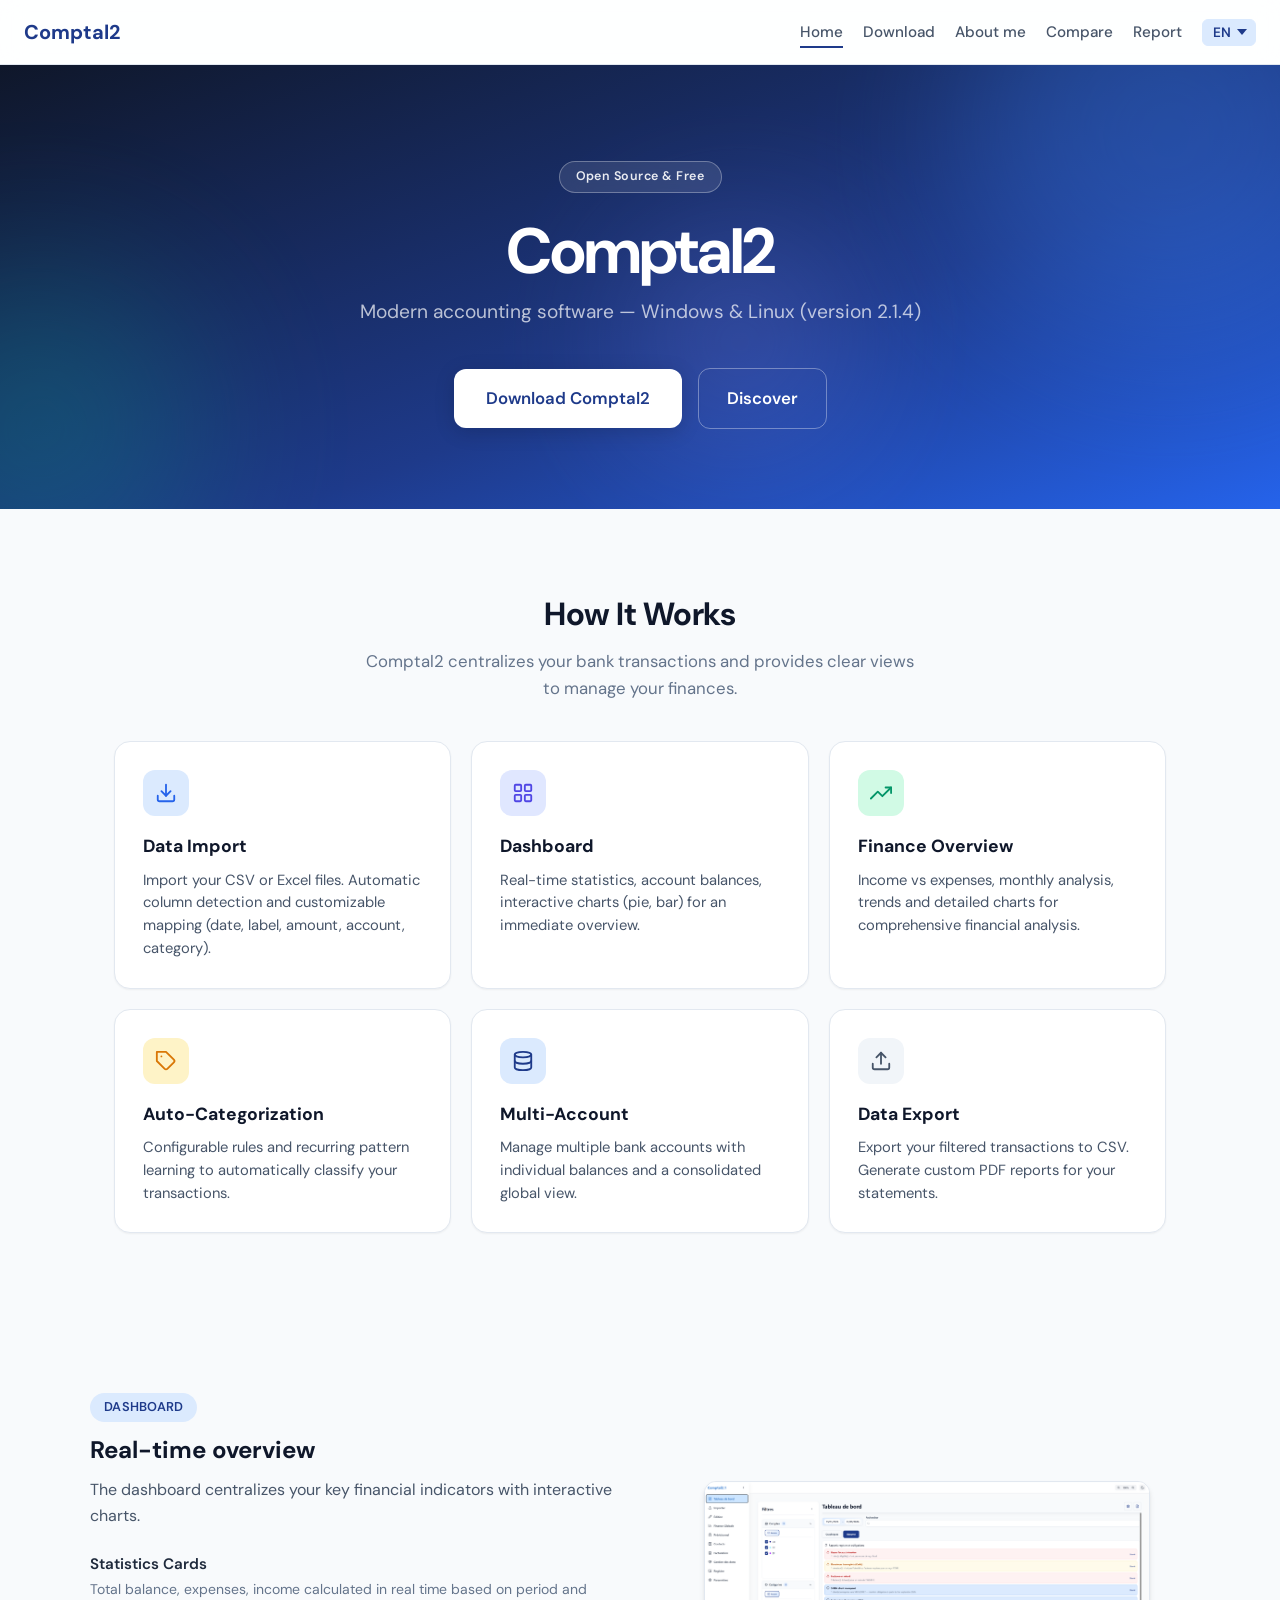
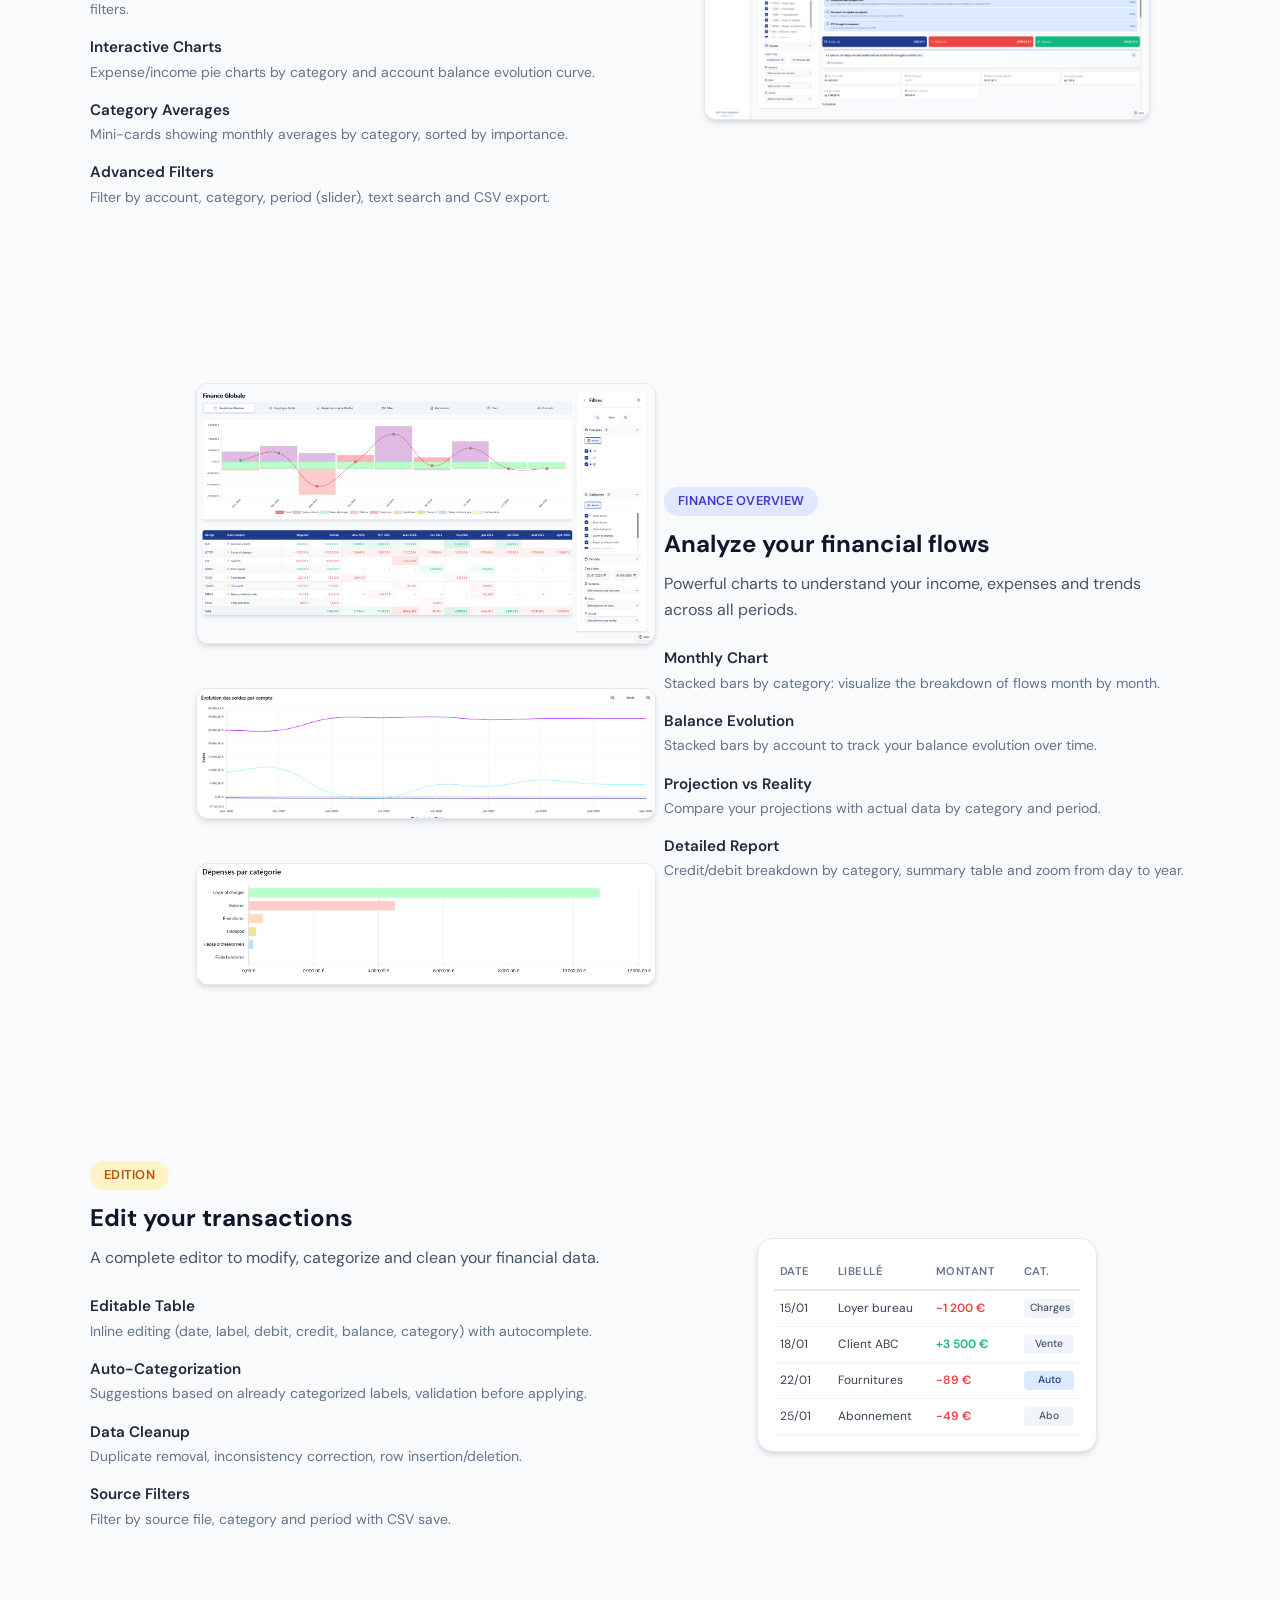
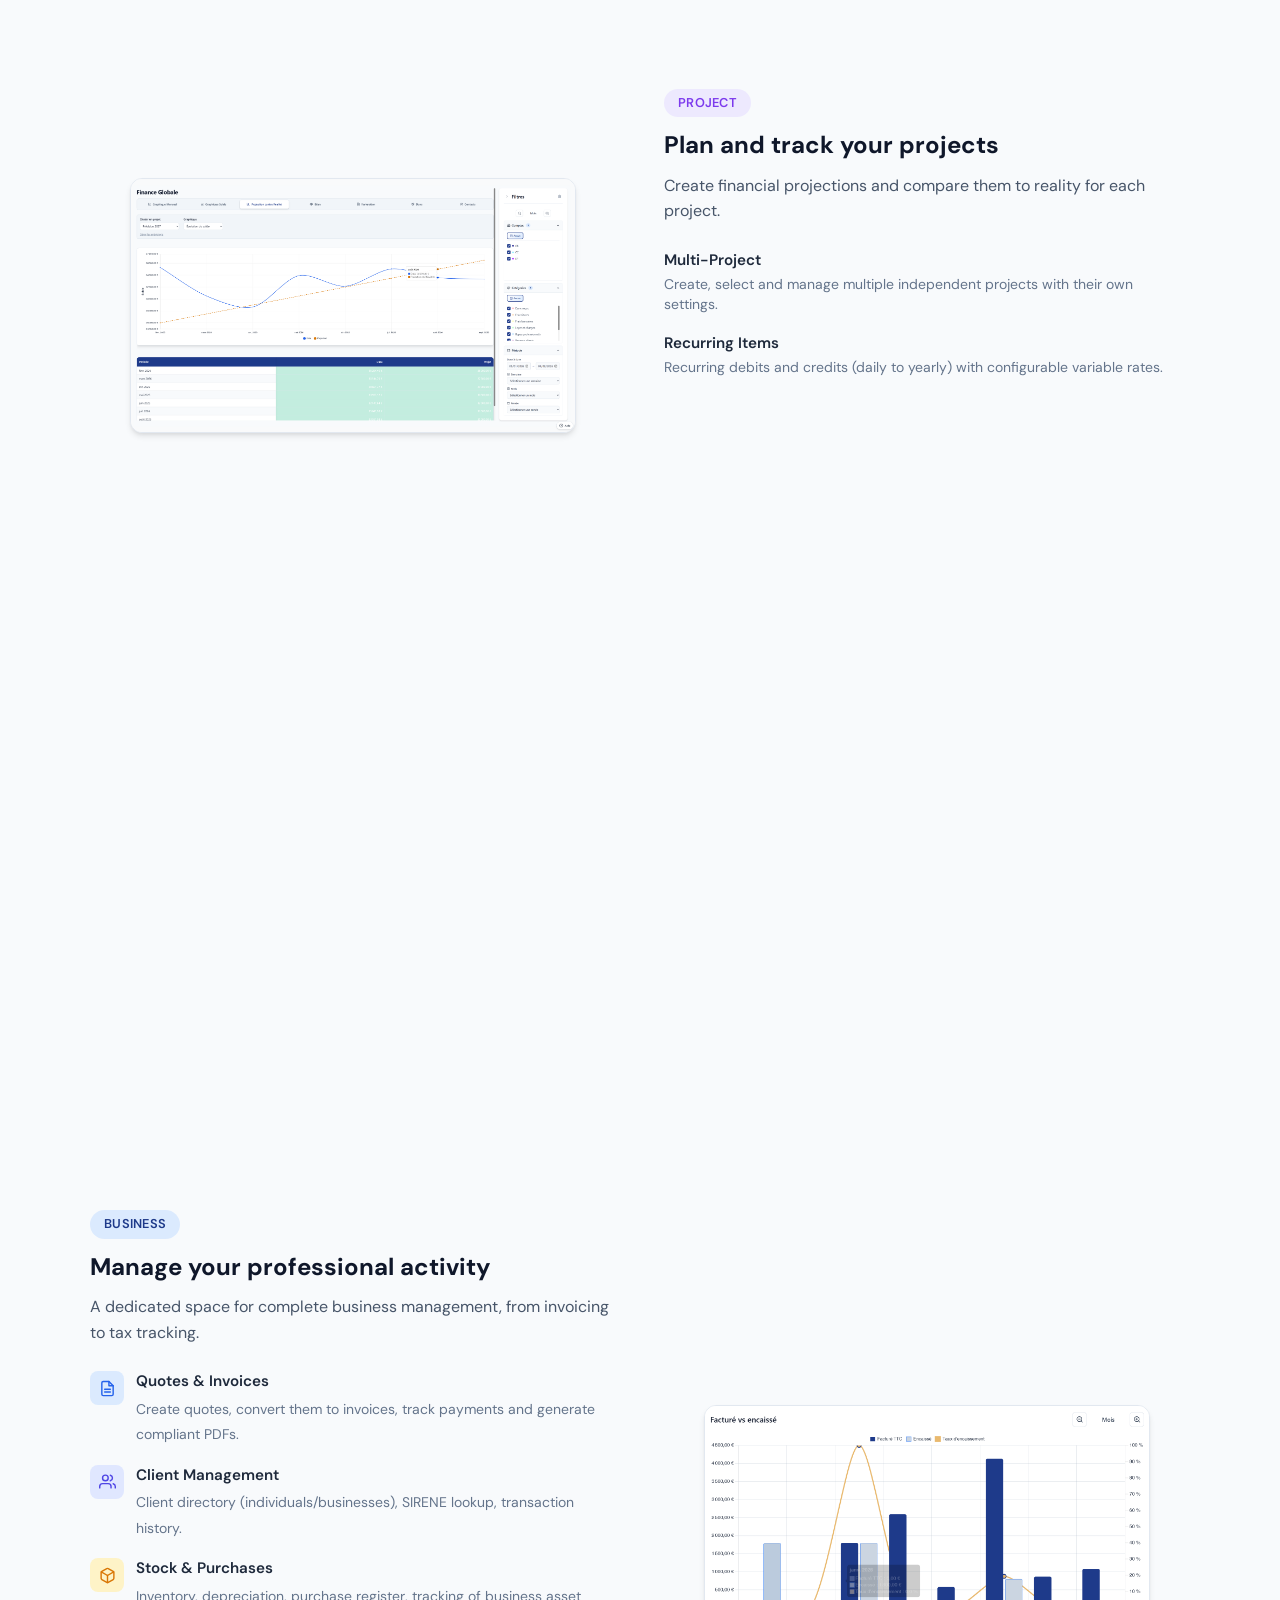
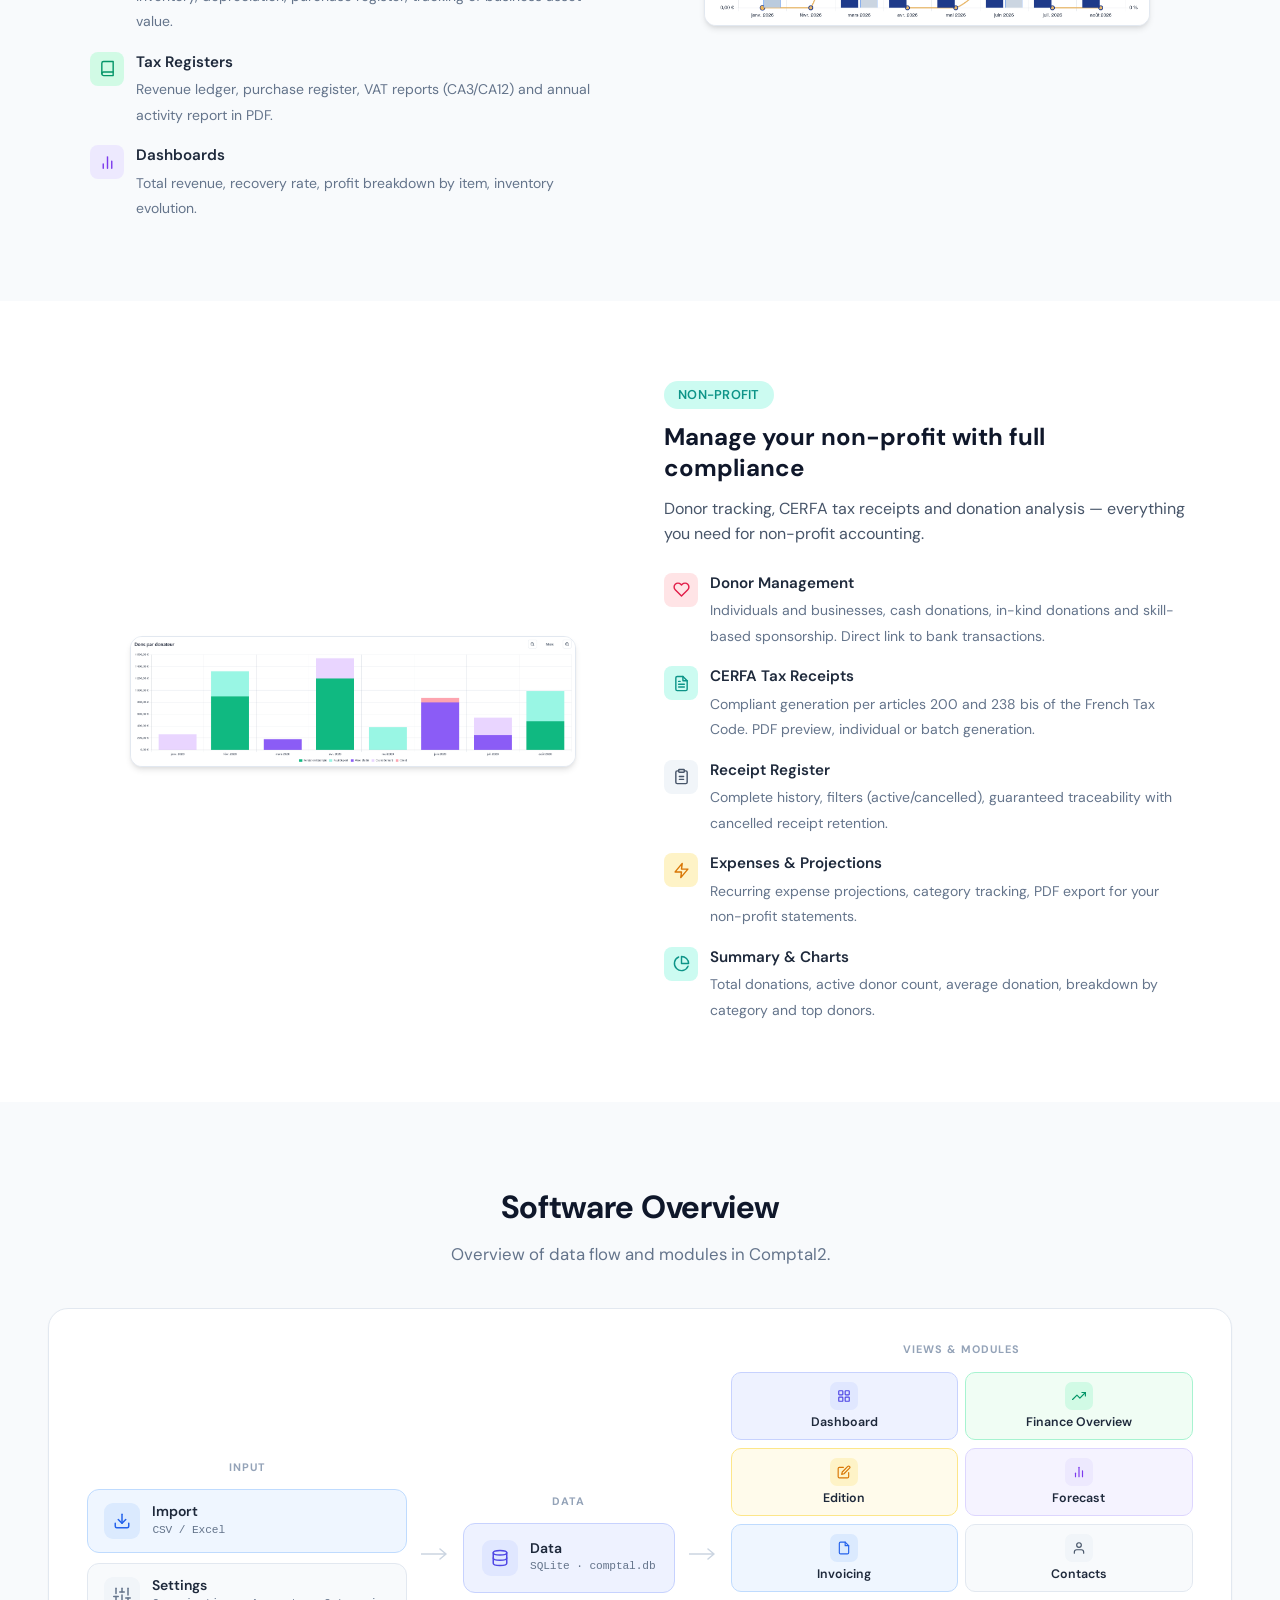
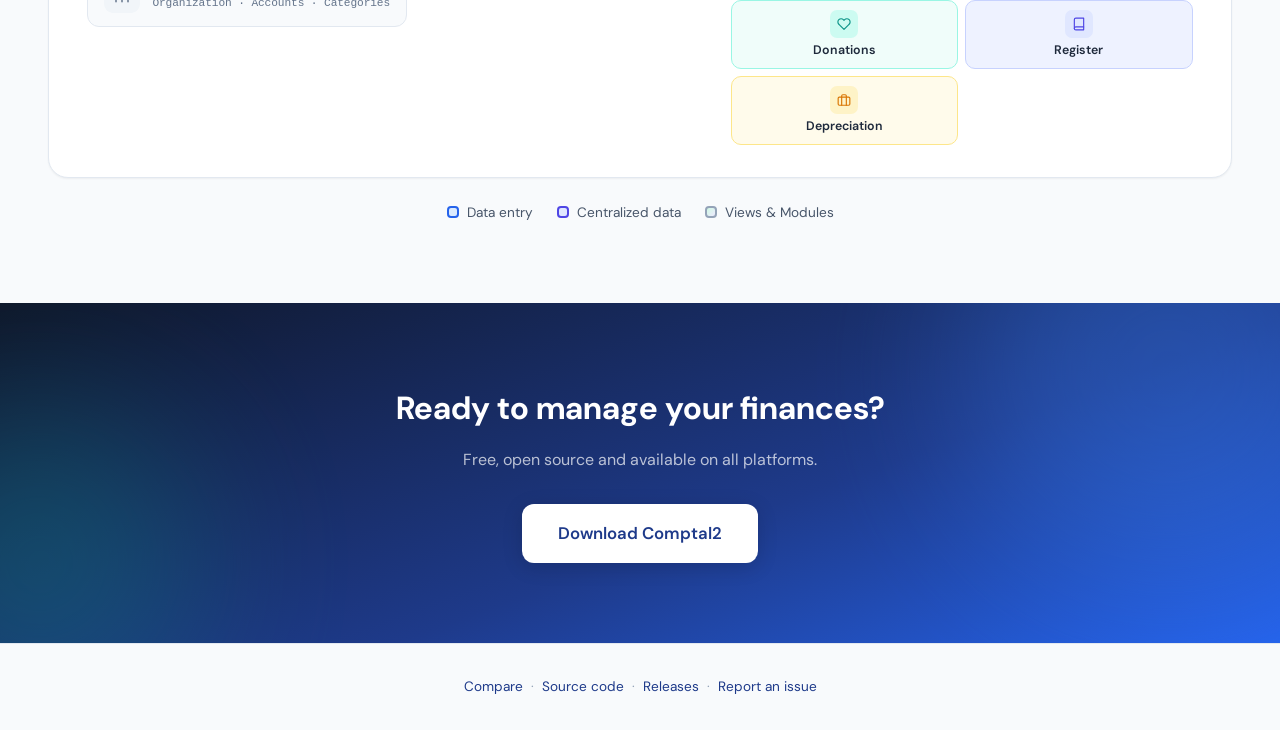
<file: public/index.html>
<!DOCTYPE html>
<html lang="fr">
<head>
  <meta charset="UTF-8">
  <meta name="viewport" content="width=device-width, initial-scale=1.0">
  <title>Comptal2 — Logiciel de comptabilité moderne</title>
  <link rel="canonical" href="https://comptal2.org/">
  <meta property="og:url" content="https://comptal2.org/">
  <meta property="og:site_name" content="Comptal2">
  <meta property="og:title" content="Comptal2 — Logiciel de comptabilité moderne">
  <meta property="og:type" content="website">
  <meta property="og:locale" content="fr_FR">
  <meta name="description" content="Comptal2 — logiciel de comptabilité open source et gratuit pour Windows, macOS et Linux. Tableau de bord, import CSV, modules entreprise et associations. Inclut l'API agents IA locale et le serveur MCP.">
  <meta property="og:description" content="Comptal2 — logiciel de comptabilité open source et gratuit pour Windows, macOS et Linux. Tableau de bord, import CSV, entreprise, associations, API agents IA locale et serveur MCP.">
  <meta name="twitter:card" content="summary">
  <meta name="twitter:title" content="Comptal2 — Logiciel de comptabilité moderne">
  <meta name="twitter:description" content="Comptal2 — logiciel de comptabilité open source et gratuit pour Windows, macOS et Linux.">
  <link rel="alternate" hreflang="fr" href="https://comptal2.org/">
  <link rel="alternate" hreflang="en" href="https://comptal2.org/">
  <link rel="alternate" hreflang="de" href="https://comptal2.org/">
  <link rel="alternate" hreflang="x-default" href="https://comptal2.org/">
  <link rel="preload" href="styles.css" as="style">
  <script type="application/ld+json">
  {
    "@context": "https://schema.org",
    "@type": "SoftwareApplication",
    "name": "Comptal2",
    "description": "Logiciel de comptabilité moderne pour Windows et Linux. Open source et gratuit.",
    "applicationCategory": "BusinessApplication",
    "operatingSystem": "Windows, Linux",
    "softwareVersion": "2.1.4",
    "url": "https://comptal2.org/",
    "downloadUrl": "https://comptal2.org/download.html",
    "features": ["API agents IA locale", "Serveur MCP (Model Context Protocol)", "Tableau de bord", "Import CSV/Excel", "Finance global", "Facturation", "Dons associations"],
    "license": "https://github.com/AllData-Allergen/Comptal2/blob/main/LICENSE",
    "codeRepository": "https://github.com/AllData-Allergen/Comptal2",
    "offers": {
      "@type": "Offer",
      "price": "0",
      "priceCurrency": "EUR"
    }
  }
  </script>
  <script src="site-config.js"></script>
  <link rel="preconnect" href="https://fonts.googleapis.com">
  <link rel="preconnect" href="https://fonts.gstatic.com" crossorigin>
  <link href="https://fonts.googleapis.com/css2?family=DM+Sans:wght@400;500;600;700&display=swap" rel="stylesheet">
  <link rel="stylesheet" href="styles.css">
</head>
<body>
  <!-- Nav -->
  <nav class="nav">
    <a href="index.html" class="nav__logo">Comptal2</a>
    <div class="nav__links">
      <a href="index.html" class="nav__link--active" data-i18n="nav.home">Accueil</a>
      <a href="download.html" data-i18n="nav.download">Télécharger</a>
      <a href="qui-je-suis.html" data-i18n="nav.about">Qui je suis</a>
      <a href="comparatif.html" data-i18n="nav.compare">Comparatif</a>
      <a href="signaler.html" data-i18n="nav.report">Signaler</a>
      <select id="lang-switcher" class="lang-switcher" aria-label="Language">
        <option value="fr">FR</option>
        <option value="en">EN</option>
        <option value="de">DE</option>
      </select>
    </div>
  </nav>

  <!-- Hero -->
  <header class="hero">
    <div class="hero__bg" aria-hidden="true">
      <div class="hero__orb hero__orb--1"></div>
      <div class="hero__orb hero__orb--2"></div>
      <div class="hero__orb hero__orb--3"></div>
    </div>
    <div class="hero__content reveal">
      <span class="hero__badge" data-i18n="hero.badge">Open Source & Gratuit</span>
      <h1 class="hero__title" data-i18n="hero.title">Comptal2</h1>
      <p class="hero__subtitle" data-i18n="hero.subtitle">Logiciel de comptabilité moderne — Windows & Linux</p>
      <div class="hero__actions">
        <a href="download.html" class="hero__cta" data-i18n="hero.cta">Télécharger Comptal2</a>
        <a href="#features" class="hero__cta-secondary" data-i18n="hero.discover">Découvrir</a>
      </div>
    </div>
  </header>

  <main>

    <!-- ============ Fonctionnalités principales ============ -->
    <section class="features" id="features">
      <h2 class="section-title reveal" data-i18n="features.title">Fonctionnement</h2>
      <p class="section-intro reveal" data-i18n="features.intro">Comptal2 centralise vos transactions bancaires et vous offre des vues claires pour piloter vos finances.</p>

      <div class="features__grid">
        <article class="feature-card reveal">
          <div class="feature-card__icon-wrap feature-card__icon-wrap--blue">
            <svg viewBox="0 0 24 24" fill="none" stroke="currentColor" stroke-width="2" stroke-linecap="round" stroke-linejoin="round"><path d="M21 15v4a2 2 0 0 1-2 2H5a2 2 0 0 1-2-2v-4"/><polyline points="7 10 12 15 17 10"/><line x1="12" y1="15" x2="12" y2="3"/></svg>
          </div>
          <h3 class="feature-card__title" data-i18n="features.import.title">Import de données</h3>
          <p class="feature-card__desc" data-i18n="features.import.desc">Importez vos fichiers CSV ou Excel. Détection automatique des colonnes et mapping personnalisable (date, libellé, montant, compte, catégorie).</p>
        </article>
        <article class="feature-card reveal">
          <div class="feature-card__icon-wrap feature-card__icon-wrap--indigo">
            <svg viewBox="0 0 24 24" fill="none" stroke="currentColor" stroke-width="2" stroke-linecap="round" stroke-linejoin="round"><rect x="3" y="3" width="7" height="7" rx="1"/><rect x="14" y="3" width="7" height="7" rx="1"/><rect x="14" y="14" width="7" height="7" rx="1"/><rect x="3" y="14" width="7" height="7" rx="1"/></svg>
          </div>
          <h3 class="feature-card__title" data-i18n="features.dashboard.title">Tableau de bord</h3>
          <p class="feature-card__desc" data-i18n="features.dashboard.desc">Statistiques en temps réel, soldes par compte, graphiques interactifs (camemberts, barres) pour une vue d'ensemble immédiate.</p>
        </article>
        <article class="feature-card reveal">
          <div class="feature-card__icon-wrap feature-card__icon-wrap--emerald">
            <svg viewBox="0 0 24 24" fill="none" stroke="currentColor" stroke-width="2" stroke-linecap="round" stroke-linejoin="round"><polyline points="23 6 13.5 15.5 8.5 10.5 1 18"/><polyline points="17 6 23 6 23 12"/></svg>
          </div>
          <h3 class="feature-card__title" data-i18n="features.finance.title">Finance global</h3>
          <p class="feature-card__desc" data-i18n="features.finance.desc">Revenus vs dépenses, analyses mensuelles, tendances et graphiques détaillés pour une analyse complète de vos finances.</p>
        </article>
        <article class="feature-card reveal">
          <div class="feature-card__icon-wrap feature-card__icon-wrap--amber">
            <svg viewBox="0 0 24 24" fill="none" stroke="currentColor" stroke-width="2" stroke-linecap="round" stroke-linejoin="round"><path d="M20.59 13.41l-7.17 7.17a2 2 0 0 1-2.83 0L2 12V2h10l8.59 8.59a2 2 0 0 1 0 2.82z"/><line x1="7" y1="7" x2="7.01" y2="7"/></svg>
          </div>
          <h3 class="feature-card__title" data-i18n="features.categorization.title">Catégorisation automatique</h3>
          <p class="feature-card__desc" data-i18n="features.categorization.desc">Règles configurables et apprentissage des patterns récurrents pour classer vos transactions automatiquement.</p>
        </article>
        <article class="feature-card reveal">
          <div class="feature-card__icon-wrap feature-card__icon-wrap--navy">
            <svg viewBox="0 0 24 24" fill="none" stroke="currentColor" stroke-width="2" stroke-linecap="round" stroke-linejoin="round"><ellipse cx="12" cy="5" rx="9" ry="3"/><path d="M21 12c0 1.66-4 3-9 3s-9-1.34-9-3"/><path d="M3 5v14c0 1.66 4 3 9 3s9-1.34 9-3V5"/></svg>
          </div>
          <h3 class="feature-card__title" data-i18n="features.multiAccount.title">Multi-comptes</h3>
          <p class="feature-card__desc" data-i18n="features.multiAccount.desc">Gérez plusieurs comptes bancaires avec soldes individuels et vue consolidée globale.</p>
        </article>
        <article class="feature-card reveal">
          <div class="feature-card__icon-wrap feature-card__icon-wrap--slate">
            <svg viewBox="0 0 24 24" fill="none" stroke="currentColor" stroke-width="2" stroke-linecap="round" stroke-linejoin="round"><path d="M21 15v4a2 2 0 0 1-2 2H5a2 2 0 0 1-2-2v-4"/><polyline points="17 8 12 3 7 8"/><line x1="12" y1="3" x2="12" y2="15"/></svg>
          </div>
          <h3 class="feature-card__title" data-i18n="features.export.title">Export de données</h3>
          <p class="feature-card__desc" data-i18n="features.export.desc">Exportez vos transactions filtrées au format CSV. Générez des rapports PDF personnalisés pour vos bilans.</p>
        </article>
      </div>
    </section>

    <!-- ============ Dashboard ============ -->
    <section class="detail-section detail-section--alt" id="dashboard">
      <div class="detail__container reveal">
        <div class="detail__text">
          <span class="detail__badge" data-i18n="detail.dashboard.badge">Tableau de bord</span>
          <h2 class="detail__title" data-i18n="detail.dashboard.title">Vue d'ensemble en temps réel</h2>
          <p class="detail__desc" data-i18n="detail.dashboard.desc">Le tableau de bord centralise vos indicateurs financiers clés avec des graphiques interactifs.</p>
          <div class="detail__features">
            <div class="detail__feat reveal-left">
              <strong data-i18n="detail.dashboard.f1.title">Cartes de statistiques</strong>
              <span data-i18n="detail.dashboard.f1.desc">Solde total, dépenses, revenus calculés en temps réel selon la période et les filtres.</span>
            </div>
            <div class="detail__feat reveal-left">
              <strong data-i18n="detail.dashboard.f2.title">Graphiques interactifs</strong>
              <span data-i18n="detail.dashboard.f2.desc">Camemberts dépenses/revenus par catégorie et courbe d'évolution des soldes par compte.</span>
            </div>
            <div class="detail__feat reveal-left">
              <strong data-i18n="detail.dashboard.f3.title">Moyennes par catégorie</strong>
              <span data-i18n="detail.dashboard.f3.desc">Mini-cartes affichant les moyennes mensuelles par catégorie, triées par importance.</span>
            </div>
            <div class="detail__feat reveal-left">
              <strong data-i18n="detail.dashboard.f4.title">Filtres avancés</strong>
              <span data-i18n="detail.dashboard.f4.desc">Filtrage par compte, catégorie, période (slider), recherche textuelle et export CSV.</span>
            </div>
          </div>
        </div>
        <div class="detail__visual detail__visual--shots">
          <figure class="shot-frame">
            <img src="screenshots/dashboard.png" alt="Tableau de bord Comptal2.1" width="1120" height="700" loading="lazy">
          </figure>
        </div>
      </div>
    </section>

    <!-- ============ Finance Global ============ -->
    <section class="detail-section" id="finance">
      <div class="detail__container detail__container--reverse reveal">
        <div class="detail__text">
          <span class="detail__badge detail__badge--indigo" data-i18n="detail.finance.badge">Finance Global</span>
          <h2 class="detail__title" data-i18n="detail.finance.title">Analysez vos flux financiers</h2>
          <p class="detail__desc" data-i18n="detail.finance.desc">Des graphiques puissants pour comprendre vos revenus, dépenses et tendances sur toutes les périodes.</p>
          <div class="detail__features">
            <div class="detail__feat reveal-right">
              <strong data-i18n="detail.finance.f1.title">Graphique mensuel</strong>
              <span data-i18n="detail.finance.f1.desc">Barres empilées par catégorie : visualisez la répartition des flux mois par mois.</span>
            </div>
            <div class="detail__feat reveal-right">
              <strong data-i18n="detail.finance.f2.title">Évolution des soldes</strong>
              <span data-i18n="detail.finance.f2.desc">Barres empilées par compte pour suivre l'évolution de vos soldes dans le temps.</span>
            </div>
            <div class="detail__feat reveal-right">
              <strong data-i18n="detail.finance.f3.title">Projection vs réalité</strong>
              <span data-i18n="detail.finance.f3.desc">Comparez vos projections avec les données réelles par catégorie et par période.</span>
            </div>
            <div class="detail__feat reveal-right">
              <strong data-i18n="detail.finance.f4.title">Bilan détaillé</strong>
              <span data-i18n="detail.finance.f4.desc">Répartition crédits/débits par catégorie, tableau récapitulatif et zoom jour à année.</span>
            </div>
          </div>
        </div>
                <div class="detail__visual detail__visual--finance detail__visual--shots">
          <div class="shot-gallery">
            <figure class="shot-frame">
              <img src="screenshots/finance-graphique-mensuel.png" alt="Finance Globale — graphique mensuel Comptal2.1" width="1120" height="700" loading="lazy">
            </figure>
            <figure class="shot-frame">
              <img src="screenshots/finance-evolution-soldes-comptes.png" alt="Évolution des soldes par compte" width="900" height="500" loading="lazy">
            </figure>
            <figure class="shot-frame">
              <img src="screenshots/finance-depenses-par-categorie.png" alt="Dépenses par catégorie" width="900" height="500" loading="lazy">
            </figure>
          </div>
        </div>
      </div>
    </section>

    <!-- ============ Édition ============ -->
    <section class="detail-section detail-section--alt" id="edition">
      <div class="detail__container reveal">
        <div class="detail__text">
          <span class="detail__badge detail__badge--amber" data-i18n="detail.edition.badge">Édition</span>
          <h2 class="detail__title" data-i18n="detail.edition.title">Éditez vos transactions</h2>
          <p class="detail__desc" data-i18n="detail.edition.desc">Un éditeur complet pour modifier, catégoriser et nettoyer vos données financières.</p>
          <div class="detail__features">
            <div class="detail__feat reveal-left">
              <strong data-i18n="detail.edition.f1.title">Tableau éditable</strong>
              <span data-i18n="detail.edition.f1.desc">Édition inline (date, libellé, débit, crédit, solde, catégorie) avec autocomplétion.</span>
            </div>
            <div class="detail__feat reveal-left">
              <strong data-i18n="detail.edition.f2.title">Auto-catégorisation</strong>
              <span data-i18n="detail.edition.f2.desc">Suggestions basées sur les libellés déjà catégorisés, validation avant application.</span>
            </div>
            <div class="detail__feat reveal-left">
              <strong data-i18n="detail.edition.f3.title">Nettoyage des données</strong>
              <span data-i18n="detail.edition.f3.desc">Suppression de doublons, correction des incohérences, insertion/suppression de lignes.</span>
            </div>
            <div class="detail__feat reveal-left">
              <strong data-i18n="detail.edition.f4.title">Filtres par source</strong>
              <span data-i18n="detail.edition.f4.desc">Filtrage par fichier source, par catégorie et par période avec sauvegarde CSV.</span>
            </div>
          </div>
        </div>
        <div class="detail__visual">
          <div class="chart-mock chart-mock--table">
            <div class="mock-table">
              <div class="mock-table__row mock-table__row--header">
                <span>Date</span><span>Libellé</span><span>Montant</span><span>Cat.</span>
              </div>
              <div class="mock-table__row"><span>15/01</span><span>Loyer bureau</span><span class="mock-amount--red">-1 200 €</span><span class="mock-cat">Charges</span></div>
              <div class="mock-table__row"><span>18/01</span><span>Client ABC</span><span class="mock-amount--green">+3 500 €</span><span class="mock-cat">Vente</span></div>
              <div class="mock-table__row"><span>22/01</span><span>Fournitures</span><span class="mock-amount--red">-89 €</span><span class="mock-cat mock-cat--auto">Auto</span></div>
              <div class="mock-table__row"><span>25/01</span><span>Abonnement</span><span class="mock-amount--red">-49 €</span><span class="mock-cat">Abo</span></div>
            </div>
          </div>
        </div>
      </div>
    </section>

    <!-- ============ Projet ============ -->
    <section class="detail-section" id="projet">
      <div class="detail__container detail__container--reverse reveal">
        <div class="detail__text">
          <span class="detail__badge detail__badge--violet" data-i18n="detail.projet.badge">Projet</span>
          <h2 class="detail__title" data-i18n="detail.projet.title">Planifiez et suivez vos projets</h2>
          <p class="detail__desc" data-i18n="detail.projet.desc">Créez des projections financières et comparez-les à la réalité pour chaque projet.</p>
          <div class="detail__features">
            <div class="detail__feat reveal-right">
              <strong data-i18n="detail.projet.f1.title">Multi-projets</strong>
              <span data-i18n="detail.projet.f1.desc">Créez, sélectionnez et gérez plusieurs projets indépendants avec leurs paramètres.</span>
            </div>
            <div class="detail__feat reveal-right">
              <strong data-i18n="detail.projet.f2.title">Abonnements récurrents</strong>
              <span data-i18n="detail.projet.f2.desc">Débits et crédits récurrents (journalier à annuel) avec taux variables configurables.</span>
            </div>
            <div class="detail__feat reveal-right">
              <strong data-i18n="detail.projet.f3.title">Projection financière</strong>
              <span data-i18n="detail.projet.f3.desc">Évolution du solde, solde mensuel, débits vs crédits, impact cumulé par ligne.</span>
            </div>
            <div class="detail__feat reveal-right">
              <strong data-i18n="detail.projet.f4.title">Configuration avancée</strong>
              <span data-i18n="detail.projet.f4.desc">Solde initial, plafonds de compte, priorités et création depuis catégorie ou transaction.</span>
            </div>
          </div>
        </div>
                <div class="detail__visual detail__visual--shots">
          <figure class="shot-frame">
            <img src="screenshots/finance-projection-vs-realite.png" alt="Projection contre réalité Comptal2.1" width="1120" height="700" loading="lazy">
          </figure>
        </div>
      </div>
    </section>

    <!-- ============ Importation ============ -->
    <section class="detail-section detail-section--alt" id="import">
      <div class="detail__container reveal">
        <div class="detail__text">
          <span class="detail__badge detail__badge--emerald" data-i18n="detail.import.badge">Importation</span>
          <h2 class="detail__title" data-i18n="detail.import.title">Importez vos données facilement</h2>
          <p class="detail__desc" data-i18n="detail.import.desc">Un assistant d'import intelligent pour CSV et Excel avec détection automatique.</p>
          <div class="detail__features">
            <div class="detail__feat reveal-left">
              <strong data-i18n="detail.import.f1.title">Import CSV</strong>
              <span data-i18n="detail.import.f1.desc">Glisser-déposer ou sélection de fichier, détection automatique de la structure des colonnes.</span>
            </div>
            <div class="detail__feat reveal-left">
              <strong data-i18n="detail.import.f2.title">Import Excel</strong>
              <span data-i18n="detail.import.f2.desc">Support .xlsx/.xls, sélection de feuilles, association d'une feuille à un compte.</span>
            </div>
            <div class="detail__feat reveal-left">
              <strong data-i18n="detail.import.f3.title">Mapping des colonnes</strong>
              <span data-i18n="detail.import.f3.desc">Assignation visuelle des colonnes (date, libellé, débit, crédit, solde) avec aperçu.</span>
            </div>
            <div class="detail__feat reveal-left">
              <strong data-i18n="detail.import.f4.title">Saisie manuelle</strong>
              <span data-i18n="detail.import.f4.desc">Création manuelle de transactions avec choix du compte et prévisualisation avant import.</span>
            </div>
          </div>
        </div>
        <div class="detail__visual">
          <div class="chart-mock chart-mock--import">
            <div class="import-mock">
              <div class="import-mock__dropzone">
                <span class="import-mock__icon">📄</span>
                <span class="import-mock__text">releve_banque.csv</span>
              </div>
              <div class="import-mock__mapping">
                <div class="import-mock__col"><span class="import-mock__col-from">Colonne A</span><span class="import-mock__col-arrow">→</span><span class="import-mock__col-to">Date</span></div>
                <div class="import-mock__col"><span class="import-mock__col-from">Colonne B</span><span class="import-mock__col-arrow">→</span><span class="import-mock__col-to">Libellé</span></div>
                <div class="import-mock__col"><span class="import-mock__col-from">Colonne C</span><span class="import-mock__col-arrow">→</span><span class="import-mock__col-to">Montant</span></div>
              </div>
            </div>
          </div>
        </div>
      </div>
    </section>

    <!-- ============ Entreprise ============ -->
    <section class="showcase showcase--entreprise" id="entreprise">
      <div class="showcase__container reveal">
        <div class="showcase__text">
          <span class="showcase__badge" data-i18n="entreprise.badge">Entreprise</span>
          <h2 class="showcase__title" data-i18n="entreprise.title">Pilotez votre activité professionnelle</h2>
          <p class="showcase__desc" data-i18n="entreprise.desc">Un espace dédié à la gestion complète de votre entreprise, de la facturation au suivi fiscal.</p>
          <ul class="showcase__list">
            <li class="showcase__item reveal-left">
              <div class="showcase__item-icon-wrap showcase__item-icon-wrap--blue">
                <svg viewBox="0 0 24 24" fill="none" stroke="currentColor" stroke-width="2" stroke-linecap="round" stroke-linejoin="round"><path d="M14 2H6a2 2 0 0 0-2 2v16a2 2 0 0 0 2 2h12a2 2 0 0 0 2-2V8z"/><polyline points="14 2 14 8 20 8"/><line x1="16" y1="13" x2="8" y2="13"/><line x1="16" y1="17" x2="8" y2="17"/></svg>
              </div>
              <div><strong data-i18n="entreprise.invoices.title">Devis et factures</strong><span data-i18n="entreprise.invoices.desc">Créez des devis, convertissez-les en factures, suivez les paiements et générez des PDF conformes.</span></div>
            </li>
            <li class="showcase__item reveal-left">
              <div class="showcase__item-icon-wrap showcase__item-icon-wrap--indigo">
                <svg viewBox="0 0 24 24" fill="none" stroke="currentColor" stroke-width="2" stroke-linecap="round" stroke-linejoin="round"><path d="M17 21v-2a4 4 0 0 0-4-4H5a4 4 0 0 0-4 4v2"/><circle cx="9" cy="7" r="4"/><path d="M23 21v-2a4 4 0 0 0-3-3.87"/><path d="M16 3.13a4 4 0 0 1 0 7.75"/></svg>
              </div>
              <div><strong data-i18n="entreprise.clients.title">Gestion clients</strong><span data-i18n="entreprise.clients.desc">Répertoire de clients (particuliers/entreprises), recherche SIRENE, historique des transactions.</span></div>
            </li>
            <li class="showcase__item reveal-left">
              <div class="showcase__item-icon-wrap showcase__item-icon-wrap--amber">
                <svg viewBox="0 0 24 24" fill="none" stroke="currentColor" stroke-width="2" stroke-linecap="round" stroke-linejoin="round"><path d="M21 16V8a2 2 0 0 0-1-1.73l-7-4a2 2 0 0 0-2 0l-7 4A2 2 0 0 0 3 8v8a2 2 0 0 0 1 1.73l7 4a2 2 0 0 0 2 0l7-4A2 2 0 0 0 21 16z"/><polyline points="3.27 6.96 12 12.01 20.73 6.96"/><line x1="12" y1="22.08" x2="12" y2="12"/></svg>
              </div>
              <div><strong data-i18n="entreprise.stock.title">Stock et achats</strong><span data-i18n="entreprise.stock.desc">Inventaire, amortissements, registre d'achats, suivi de la valeur patrimoniale de l'entreprise.</span></div>
            </li>
            <li class="showcase__item reveal-left">
              <div class="showcase__item-icon-wrap showcase__item-icon-wrap--emerald">
                <svg viewBox="0 0 24 24" fill="none" stroke="currentColor" stroke-width="2" stroke-linecap="round" stroke-linejoin="round"><path d="M4 19.5A2.5 2.5 0 0 1 6.5 17H20"/><path d="M6.5 2H20v20H6.5A2.5 2.5 0 0 1 4 19.5v-15A2.5 2.5 0 0 1 6.5 2z"/></svg>
              </div>
              <div><strong data-i18n="entreprise.registre.title">Registres fiscaux</strong><span data-i18n="entreprise.registre.desc">Livre des recettes, registre des achats, rapports TVA (CA3/CA12) et rapport d'activité annuel en PDF.</span></div>
            </li>
            <li class="showcase__item reveal-left">
              <div class="showcase__item-icon-wrap showcase__item-icon-wrap--violet">
                <svg viewBox="0 0 24 24" fill="none" stroke="currentColor" stroke-width="2" stroke-linecap="round" stroke-linejoin="round"><line x1="18" y1="20" x2="18" y2="10"/><line x1="12" y1="20" x2="12" y2="4"/><line x1="6" y1="20" x2="6" y2="14"/></svg>
              </div>
              <div><strong data-i18n="entreprise.stats.title">Tableaux de bord</strong><span data-i18n="entreprise.stats.desc">CA total, taux de recouvrement, répartition des bénéfices par poste, évolution de l'inventaire.</span></div>
            </li>
          </ul>
        </div>
                <div class="showcase__visual showcase__visual--shots">
          <figure class="shot-frame">
            <img src="screenshots/entreprise-facture-vs-encaisse.png" alt="Facturé vs encaissé Comptal2.1" width="900" height="500" loading="lazy">
          </figure>
        </div>
      </div>
    </section>

    <!-- ============ Association ============ -->
    <section class="showcase showcase--association" id="association">
      <div class="showcase__container showcase__container--reverse reveal">
        <div class="showcase__text">
          <span class="showcase__badge showcase__badge--teal" data-i18n="association.badge">Association</span>
          <h2 class="showcase__title" data-i18n="association.title">Gérez votre association en toute conformité</h2>
          <p class="showcase__desc" data-i18n="association.desc">Suivi des donateurs, reçus fiscaux CERFA et analyse des dons — tout ce qu'il faut pour votre comptabilité associative.</p>
          <ul class="showcase__list">
            <li class="showcase__item reveal-right">
              <div class="showcase__item-icon-wrap showcase__item-icon-wrap--rose">
                <svg viewBox="0 0 24 24" fill="none" stroke="currentColor" stroke-width="2" stroke-linecap="round" stroke-linejoin="round"><path d="M20.84 4.61a5.5 5.5 0 0 0-7.78 0L12 5.67l-1.06-1.06a5.5 5.5 0 0 0-7.78 7.78l1.06 1.06L12 21.23l7.78-7.78 1.06-1.06a5.5 5.5 0 0 0 0-7.78z"/></svg>
              </div>
              <div><strong data-i18n="association.donors.title">Gestion des donateurs</strong><span data-i18n="association.donors.desc">Particuliers et entreprises, dons en numéraire, en nature et mécénat de compétences. Liaison directe aux transactions bancaires.</span></div>
            </li>
            <li class="showcase__item reveal-right">
              <div class="showcase__item-icon-wrap showcase__item-icon-wrap--teal">
                <svg viewBox="0 0 24 24" fill="none" stroke="currentColor" stroke-width="2" stroke-linecap="round" stroke-linejoin="round"><path d="M14 2H6a2 2 0 0 0-2 2v16a2 2 0 0 0 2 2h12a2 2 0 0 0 2-2V8z"/><polyline points="14 2 14 8 20 8"/><line x1="16" y1="13" x2="8" y2="13"/><line x1="16" y1="17" x2="8" y2="17"/><line x1="10" y1="9" x2="8" y2="9"/></svg>
              </div>
              <div><strong data-i18n="association.cerfa.title">Reçus fiscaux CERFA</strong><span data-i18n="association.cerfa.desc">Génération conforme aux articles 200 et 238 bis du CGI. Aperçu PDF, génération individuelle ou en lot.</span></div>
            </li>
            <li class="showcase__item reveal-right">
              <div class="showcase__item-icon-wrap showcase__item-icon-wrap--slate">
                <svg viewBox="0 0 24 24" fill="none" stroke="currentColor" stroke-width="2" stroke-linecap="round" stroke-linejoin="round"><path d="M16 4h2a2 2 0 0 1 2 2v14a2 2 0 0 1-2 2H6a2 2 0 0 1-2-2V6a2 2 0 0 1 2-2h2"/><rect x="8" y="2" width="8" height="4" rx="1" ry="1"/><line x1="9" y1="12" x2="15" y2="12"/><line x1="9" y1="16" x2="15" y2="16"/></svg>
              </div>
              <div><strong data-i18n="association.registre.title">Registre des reçus</strong><span data-i18n="association.registre.desc">Historique complet, filtres (actifs/annulés), traçabilité garantie avec conservation des reçus annulés.</span></div>
            </li>
            <li class="showcase__item reveal-right">
              <div class="showcase__item-icon-wrap showcase__item-icon-wrap--amber">
                <svg viewBox="0 0 24 24" fill="none" stroke="currentColor" stroke-width="2" stroke-linecap="round" stroke-linejoin="round"><polygon points="13 2 3 14 12 14 11 22 21 10 12 10 13 2"/></svg>
              </div>
              <div><strong data-i18n="association.charges.title">Charges et projections</strong><span data-i18n="association.charges.desc">Projection des charges récurrentes, suivi par catégorie, export PDF pour vos bilans associatifs.</span></div>
            </li>
            <li class="showcase__item reveal-right">
              <div class="showcase__item-icon-wrap showcase__item-icon-wrap--teal">
                <svg viewBox="0 0 24 24" fill="none" stroke="currentColor" stroke-width="2" stroke-linecap="round" stroke-linejoin="round"><path d="M21.21 15.89A10 10 0 1 1 8 2.83"/><path d="M22 12A10 10 0 0 0 12 2v10z"/></svg>
              </div>
              <div><strong data-i18n="association.charts.title">Synthèse et graphiques</strong><span data-i18n="association.charts.desc">Total des dons, nombre de donateurs actifs, don moyen, répartition par catégorie et top donateurs.</span></div>
            </li>
          </ul>
        </div>
                <div class="showcase__visual showcase__visual--shots">
          <figure class="shot-frame">
            <img src="screenshots/association-dons-par-donateur.png" alt="Dons par donateur Comptal2.1" width="900" height="500" loading="lazy">
          </figure>
        </div>
      </div>
    </section>

    <!-- ============ Schéma ============ -->
    <section class="diagram" id="schema">
      <h2 class="section-title reveal" data-i18n="diagram.title">Schéma du logiciel</h2>
      <p class="section-intro reveal" data-i18n="diagram.intro">Vue d'ensemble du flux de données et des modules de Comptal2.</p>

      <div class="arch reveal">

        <!-- Col 1 : Entrée -->
        <div class="arch__group">
          <p class="arch__group-label" data-i18n="diagram.colInput">Entrée</p>

          <div class="arch__node arch__node--blue">
            <div class="arch__icon-wrap">
              <svg viewBox="0 0 24 24" fill="none" stroke="currentColor" stroke-width="2" stroke-linecap="round" stroke-linejoin="round"><path d="M21 15v4a2 2 0 0 1-2 2H5a2 2 0 0 1-2-2v-4"/><polyline points="7 10 12 15 17 10"/><line x1="12" y1="15" x2="12" y2="3"/></svg>
            </div>
            <div class="arch__node-text">
              <span class="arch__node-title" data-i18n="diagram.import">Import</span>
              <span class="arch__node-sub" data-i18n="diagram.importSub">CSV / Excel</span>
            </div>
          </div>

          <div class="arch__node arch__node--slate">
            <div class="arch__icon-wrap">
              <svg viewBox="0 0 24 24" fill="none" stroke="currentColor" stroke-width="2" stroke-linecap="round" stroke-linejoin="round"><line x1="4" y1="21" x2="4" y2="14"/><line x1="4" y1="10" x2="4" y2="3"/><line x1="12" y1="21" x2="12" y2="12"/><line x1="12" y1="8" x2="12" y2="3"/><line x1="20" y1="21" x2="20" y2="16"/><line x1="20" y1="12" x2="20" y2="3"/><line x1="1" y1="14" x2="7" y2="14"/><line x1="9" y1="8" x2="15" y2="8"/><line x1="17" y1="16" x2="23" y2="16"/></svg>
            </div>
            <div class="arch__node-text">
              <span class="arch__node-title" data-i18n="diagram.params">Paramètres</span>
              <span class="arch__node-sub" data-i18n="diagram.paramsSub">Comptes · Catégories · Profils</span>
            </div>
          </div>
        </div>

        <!-- Flèche 1 -->
        <div class="arch__arrow" aria-hidden="true">
          <svg width="28" height="12" viewBox="0 0 28 12" fill="none"><path d="M0 6h24M19 1l6 5-6 5" stroke="currentColor" stroke-width="1.5" stroke-linecap="round" stroke-linejoin="round"/></svg>
        </div>

        <!-- Col 2 : Données centrales -->
        <div class="arch__group arch__group--center">
          <p class="arch__group-label" data-i18n="diagram.colData">Données</p>
          <div class="arch__node arch__node--indigo arch__node--core">
            <div class="arch__icon-wrap">
              <svg viewBox="0 0 24 24" fill="none" stroke="currentColor" stroke-width="2" stroke-linecap="round" stroke-linejoin="round"><ellipse cx="12" cy="5" rx="9" ry="3"/><path d="M21 12c0 1.66-4 3-9 3s-9-1.34-9-3"/><path d="M3 5v14c0 1.66 4 3 9 3s9-1.34 9-3V5"/></svg>
            </div>
            <div class="arch__node-text">
              <span class="arch__node-title" data-i18n="diagram.transactions">Données</span>
              <span class="arch__node-sub" data-i18n="diagram.transactionsSub">SQLite · comptal.db</span>
            </div>
          </div>
        </div>

        <!-- Flèche 2 -->
        <div class="arch__arrow" aria-hidden="true">
          <svg width="28" height="12" viewBox="0 0 28 12" fill="none"><path d="M0 6h24M19 1l6 5-6 5" stroke="currentColor" stroke-width="1.5" stroke-linecap="round" stroke-linejoin="round"/></svg>
        </div>

        <!-- Col 3 : Modules -->
        <div class="arch__group arch__group--modules">
          <p class="arch__group-label" data-i18n="diagram.legendModule">Vues &amp; Modules</p>
          <div class="arch__modules">

            <div class="arch__module arch__module--indigo">
              <div class="arch__module-icon">
                <svg viewBox="0 0 24 24" fill="none" stroke="currentColor" stroke-width="2" stroke-linecap="round" stroke-linejoin="round"><rect x="3" y="3" width="7" height="7" rx="1"/><rect x="14" y="3" width="7" height="7" rx="1"/><rect x="14" y="14" width="7" height="7" rx="1"/><rect x="3" y="14" width="7" height="7" rx="1"/></svg>
              </div>
              <span class="arch__module-title" data-i18n="diagram.dashboard">Tableau de bord</span>
            </div>

            <div class="arch__module arch__module--emerald">
              <div class="arch__module-icon">
                <svg viewBox="0 0 24 24" fill="none" stroke="currentColor" stroke-width="2" stroke-linecap="round" stroke-linejoin="round"><polyline points="23 6 13.5 15.5 8.5 10.5 1 18"/><polyline points="17 6 23 6 23 12"/></svg>
              </div>
              <span class="arch__module-title" data-i18n="diagram.finance">Finance global</span>
            </div>

            <div class="arch__module arch__module--amber">
              <div class="arch__module-icon">
                <svg viewBox="0 0 24 24" fill="none" stroke="currentColor" stroke-width="2" stroke-linecap="round" stroke-linejoin="round"><path d="M11 4H4a2 2 0 0 0-2 2v14a2 2 0 0 0 2 2h14a2 2 0 0 0 2-2v-7"/><path d="M18.5 2.5a2.121 2.121 0 0 1 3 3L12 15l-4 1 1-4 9.5-9.5z"/></svg>
              </div>
              <span class="arch__module-title" data-i18n="diagram.edition">Édition</span>
            </div>

            <div class="arch__module arch__module--violet">
              <div class="arch__module-icon">
                <svg viewBox="0 0 24 24" fill="none" stroke="currentColor" stroke-width="2" stroke-linecap="round" stroke-linejoin="round"><line x1="18" y1="20" x2="18" y2="10"/><line x1="12" y1="20" x2="12" y2="4"/><line x1="6" y1="20" x2="6" y2="14"/></svg>
              </div>
              <span class="arch__module-title" data-i18n="diagram.previsionnel">Prévisionnel</span>
            </div>

            <div class="arch__module arch__module--blue">
              <div class="arch__module-icon">
                <svg viewBox="0 0 24 24" fill="none" stroke="currentColor" stroke-width="2" stroke-linecap="round" stroke-linejoin="round"><path d="M14 2H6a2 2 0 0 0-2 2v16a2 2 0 0 0 2 2h12a2 2 0 0 0 2-2V8z"/><polyline points="14 2 14 8 20 8"/></svg>
              </div>
              <span class="arch__module-title" data-i18n="diagram.invoicing">Facturation</span>
            </div>

            <div class="arch__module arch__module--slate">
              <div class="arch__module-icon">
                <svg viewBox="0 0 24 24" fill="none" stroke="currentColor" stroke-width="2" stroke-linecap="round" stroke-linejoin="round"><path d="M20 21v-2a4 4 0 0 0-4-4H8a4 4 0 0 0-4 4v2"/><circle cx="12" cy="7" r="4"/></svg>
              </div>
              <span class="arch__module-title" data-i18n="diagram.contacts">Contacts</span>
            </div>

            <div class="arch__module arch__module--teal">
              <div class="arch__module-icon">
                <svg viewBox="0 0 24 24" fill="none" stroke="currentColor" stroke-width="2" stroke-linecap="round" stroke-linejoin="round"><path d="M20.84 4.61a5.5 5.5 0 0 0-7.78 0L12 5.67l-1.06-1.06a5.5 5.5 0 0 0-7.78 7.78l1.06 1.06L12 21.23l7.78-7.78 1.06-1.06a5.5 5.5 0 0 0 0-7.78z"/></svg>
              </div>
              <span class="arch__module-title" data-i18n="diagram.dons">Dons</span>
            </div>

            <div class="arch__module arch__module--indigo">
              <div class="arch__module-icon">
                <svg viewBox="0 0 24 24" fill="none" stroke="currentColor" stroke-width="2" stroke-linecap="round" stroke-linejoin="round"><path d="M4 19.5A2.5 2.5 0 0 1 6.5 17H20"/><path d="M6.5 2H20v20H6.5A2.5 2.5 0 0 1 4 19.5v-15A2.5 2.5 0 0 1 6.5 2z"/></svg>
              </div>
              <span class="arch__module-title" data-i18n="diagram.register">Registre</span>
            </div>

            <div class="arch__module arch__module--amber">
              <div class="arch__module-icon">
                <svg viewBox="0 0 24 24" fill="none" stroke="currentColor" stroke-width="2" stroke-linecap="round" stroke-linejoin="round"><rect x="2" y="7" width="20" height="14" rx="2" ry="2"/><path d="M16 21V5a2 2 0 0 0-2-2h-4a2 2 0 0 0-2 2v16"/></svg>
              </div>
              <span class="arch__module-title" data-i18n="diagram.amortissement">Amortissement</span>
            </div>

          </div>
        </div>

      </div>

      <div class="arch__legend reveal">
        <div class="arch__legend-item"><span class="arch__legend-dot arch__legend-dot--blue"></span><span data-i18n="diagram.legendEntry">Entrée des données</span></div>
        <div class="arch__legend-item"><span class="arch__legend-dot arch__legend-dot--indigo"></span><span data-i18n="diagram.legendCore">Données centralisées</span></div>
        <div class="arch__legend-item"><span class="arch__legend-dot arch__legend-dot--multi"></span><span data-i18n="diagram.legendModule">Vues et modules</span></div>
      </div>
    </section>

    <!-- ============ CTA ============ -->
    <section class="cta-section">
      <div class="cta-section__bg" aria-hidden="true">
        <div class="hero__orb hero__orb--1"></div>
        <div class="hero__orb hero__orb--2"></div>
      </div>
      <div class="cta-section__content">
        <h2 class="cta-section__title reveal" data-i18n="cta.title">Prêt à gérer vos finances ?</h2>
        <p class="cta-section__desc reveal" data-i18n="cta.desc">Gratuit, open source et disponible sur toutes les plateformes.</p>
        <a href="download.html" class="cta-section__btn reveal" data-i18n="cta.btn">Télécharger Comptal2</a>
      </div>
    </section>

  </main>

  <footer class="footer">
    <a href="comparatif.html" data-i18n="nav.compare">Comparatif</a>
    <span class="footer__sep">·</span>
    <a href="https://github.com/AllData-Allergen/Comptal2" target="_blank" rel="noopener noreferrer" data-i18n="footer.source">Code source</a>
    <span class="footer__sep">·</span>
    <a href="https://github.com/AllData-Allergen/Comptal2/releases" target="_blank" rel="noopener noreferrer" data-i18n="footer.releases">Releases</a>
    <span class="footer__sep">·</span>
    <a href="https://github.com/AllData-Allergen/Comptal2/issues" target="_blank" rel="noopener noreferrer" data-i18n="footer.issues">Signaler un problème</a>
  </footer>

  <script src="i18n.js" defer></script>
  <script src="script.js" defer></script>
</body>
</html>
</file>
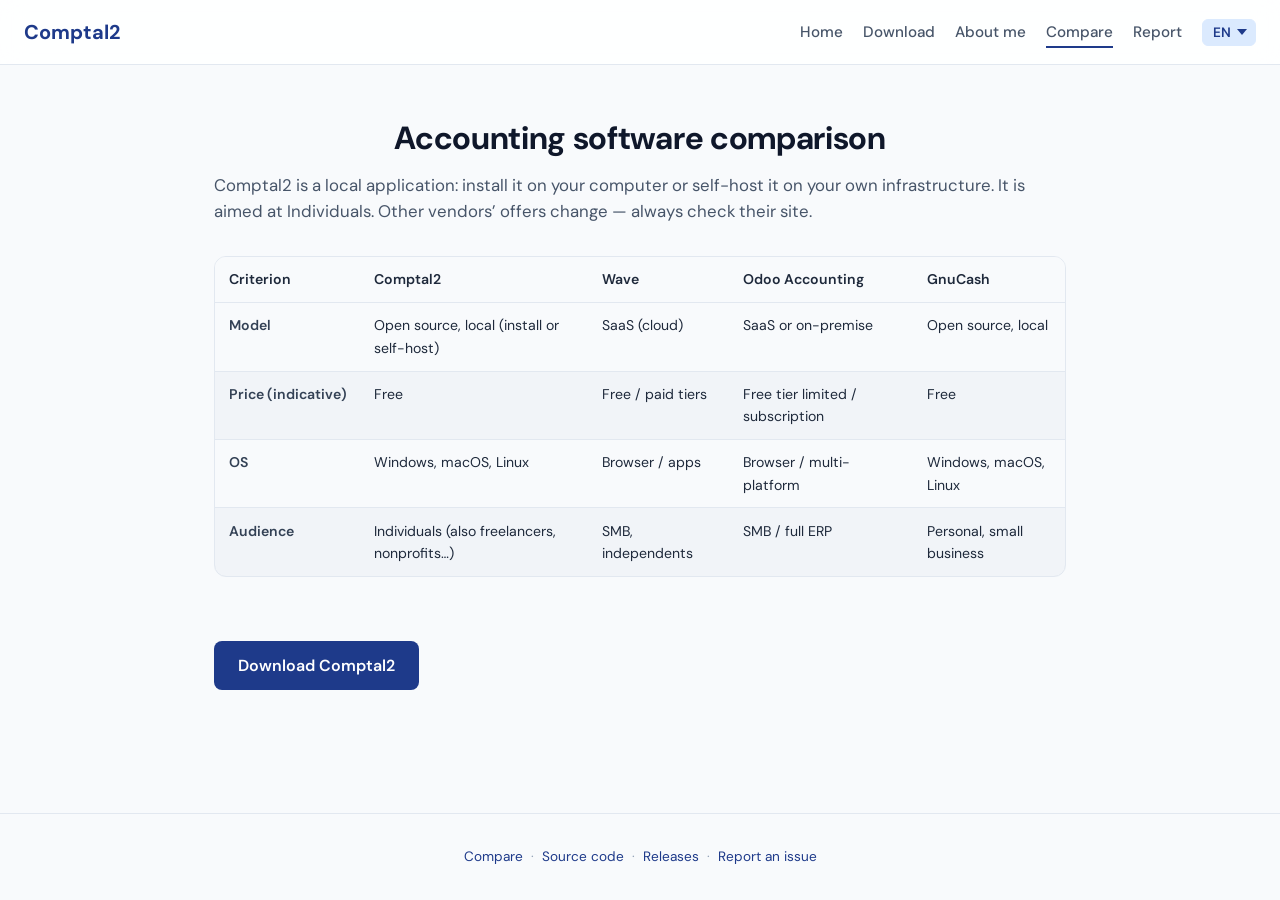
<file: comparatif.html>
<!DOCTYPE html>
<html lang="fr">
<head>
  <meta charset="UTF-8">
  <meta name="viewport" content="width=device-width, initial-scale=1.0">
  <title>Comparatif logiciels de comptabilité — Comptal2</title>
  <meta name="description" content="Comparatif Comptal2 vs Wave, Odoo, GnuCash : logiciel local à installer ou auto-hébergé, pour les Particuliers.">
  <link rel="canonical" href="https://comptal2.org/comparatif.html">
  <link rel="alternate" hreflang="fr" href="https://comptal2.org/comparatif.html">
  <link rel="alternate" hreflang="en" href="https://comptal2.org/comparatif.html">
  <link rel="alternate" hreflang="de" href="https://comptal2.org/comparatif.html">
  <link rel="alternate" hreflang="x-default" href="https://comptal2.org/comparatif.html">
  <meta property="og:url" content="https://comptal2.org/comparatif.html">
  <meta property="og:site_name" content="Comptal2">
  <meta property="og:title" content="Comparatif logiciels de comptabilité — Comptal2">
  <meta property="og:description" content="Comparatif : Comptal2 est une application locale (installation ou auto-hébergement), pour les Particuliers.">
  <meta property="og:type" content="website">
  <meta property="og:locale" content="fr_FR">
  <meta name="twitter:card" content="summary">
  <meta name="twitter:title" content="Comparatif logiciels de comptabilité — Comptal2">
  <meta name="twitter:description" content="Comparatif : Comptal2, logiciel local à installer ou auto-hébergé — Particuliers.">
  <script src="site-config.js"></script>
  <link rel="preload" href="styles.css" as="style">
  <link rel="preconnect" href="https://fonts.googleapis.com">
  <link rel="preconnect" href="https://fonts.gstatic.com" crossorigin>
  <link href="https://fonts.googleapis.com/css2?family=DM+Sans:wght@400;500;600;700&display=swap" rel="stylesheet">
  <link rel="stylesheet" href="styles.css">
</head>
<body>
  <nav class="nav">
    <a href="index.html" class="nav__logo">Comptal2</a>
    <div class="nav__links">
      <a href="index.html" data-i18n="nav.home">Accueil</a>
      <a href="download.html" data-i18n="nav.download">Télécharger</a>
      <a href="qui-je-suis.html" data-i18n="nav.about">Qui je suis</a>
      <a href="comparatif.html" class="nav__link--active" data-i18n="nav.compare">Comparatif</a>
      <a href="signaler.html" data-i18n="nav.report">Signaler</a>
      <select id="lang-switcher" class="lang-switcher" aria-label="Language">
        <option value="fr">FR</option>
        <option value="en">EN</option>
        <option value="de">DE</option>
      </select>
    </div>
  </nav>

  <main class="seo-page">
    <h1 class="section-title" data-i18n="compare.title">Comparatif logiciels de comptabilité</h1>
    <p class="seo-page__intro" data-i18n="compare.intro">Comptal2 est une application locale : à installer sur votre ordinateur ou à auto-héberger sur votre infrastructure. Elle s’adresse aux Particuliers.</p>

    <div class="compare-table-wrap">
      <table class="compare-table">
        <thead>
          <tr>
            <th data-i18n="compare.colFeature">Critère</th>
            <th data-i18n="compare.colComptal2">Comptal2</th>
            <th data-i18n="compare.colWave">Wave</th>
            <th data-i18n="compare.colOdoo">Odoo Compta</th>
            <th data-i18n="compare.colGnuCash">GnuCash</th>
          </tr>
        </thead>
        <tbody>
          <tr>
            <td data-i18n="compare.row1">Modèle</td>
            <td data-i18n="compare.row1c">Open source, local (installation ou auto-hébergement)</td>
            <td data-i18n="compare.row1w">SaaS (cloud)</td>
            <td data-i18n="compare.row1o">SaaS ou on-premise</td>
            <td data-i18n="compare.row1g">Open source, local</td>
          </tr>
          <tr>
            <td data-i18n="compare.row2">Prix (indicatif)</td>
            <td data-i18n="compare.row2c">Gratuit</td>
            <td data-i18n="compare.row2w">Gratuit / offres payantes</td>
            <td data-i18n="compare.row2o">Gratuit limité / abonnement</td>
            <td data-i18n="compare.row2g">Gratuit</td>
          </tr>
          <tr>
            <td data-i18n="compare.row3">OS</td>
            <td data-i18n="compare.row3c">Windows, macOS, Linux</td>
            <td data-i18n="compare.row3w">Navigateur / apps</td>
            <td data-i18n="compare.row3o">Navigateur / multi-plateforme</td>
            <td data-i18n="compare.row3g">Windows, macOS, Linux</td>
          </tr>
          <tr>
            <td data-i18n="compare.row4">Cible</td>
            <td data-i18n="compare.row4c">Particuliers (également freelances, associations…)</td>
            <td data-i18n="compare.row4w">TPE, indépendants</td>
            <td data-i18n="compare.row4o">PME / intégré ERP</td>
            <td data-i18n="compare.row4g">Particuliers, TPE</td>
          </tr>
        </tbody>
      </table>
    </div>

    <a href="download.html" class="seo-page__cta" data-i18n="compare.cta">Télécharger Comptal2</a>
  </main>

  <footer class="footer">
    <a href="comparatif.html" data-i18n="nav.compare">Comparatif</a>
    <span class="footer__sep">·</span>
    <a href="https://github.com/LeopaulV/Comptal2" target="_blank" rel="noopener noreferrer" data-i18n="footer.source">Code source</a>
    <span class="footer__sep">·</span>
    <a href="https://github.com/LeopaulV/Comptal2/releases" target="_blank" rel="noopener noreferrer" data-i18n="footer.releases">Releases</a>
    <span class="footer__sep">·</span>
    <a href="https://github.com/LeopaulV/Comptal2/issues" target="_blank" rel="noopener noreferrer" data-i18n="footer.issues">Signaler un problème</a>
  </footer>

  <script src="i18n.js" defer></script>
  <script src="script.js" defer></script>
</body>
</html>
</file>
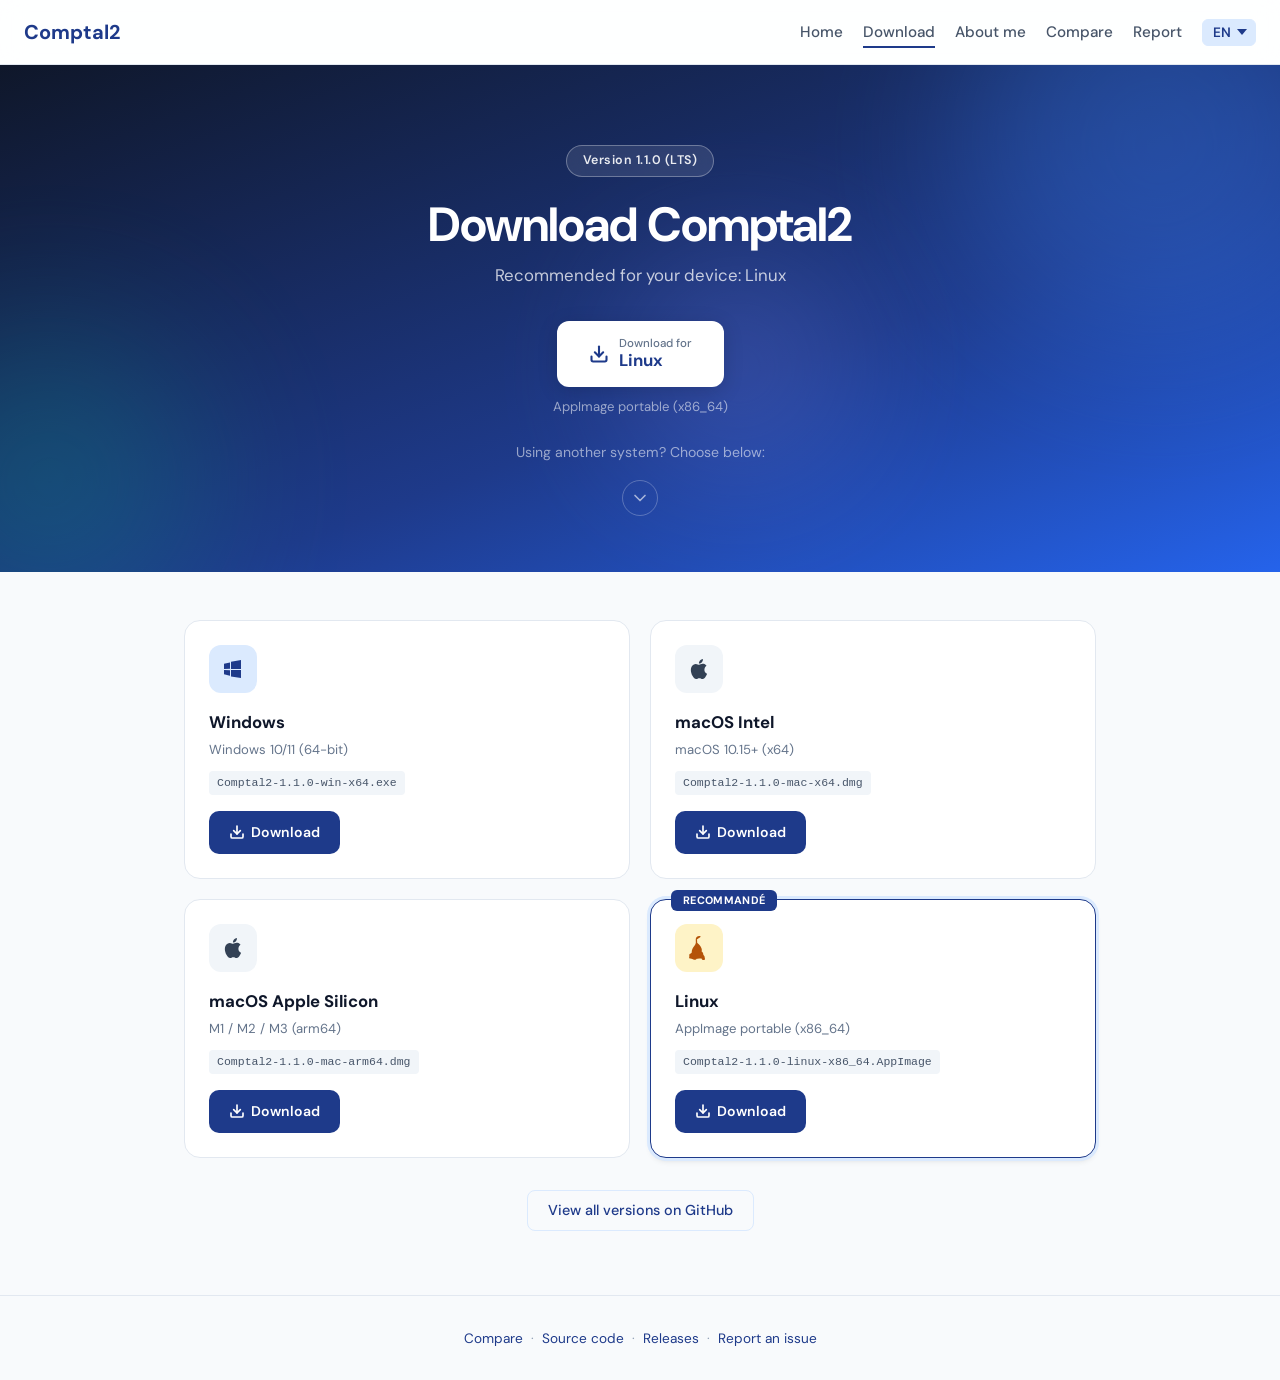
<file: download.html>
<!DOCTYPE html>
<html lang="fr">
<head>
  <meta charset="UTF-8">
  <meta name="viewport" content="width=device-width, initial-scale=1.0">
  <title>Télécharger Comptal2 — Logiciel de comptabilité</title>
  <link rel="canonical" href="https://comptal2.org/download.html">
  <meta property="og:url" content="https://comptal2.org/download.html">
  <meta property="og:site_name" content="Comptal2">
  <meta property="og:title" content="Télécharger Comptal2 — Logiciel de comptabilité">
  <meta property="og:type" content="website">
  <meta property="og:locale" content="fr_FR">
  <meta name="description" content="Téléchargez Comptal2 pour Windows, macOS ou Linux — AppImage, .exe ou .dmg. Version 1.1.0, logiciel de comptabilité open source gratuit.">
  <meta property="og:description" content="Téléchargez Comptal2 pour Windows, macOS ou Linux — logiciel de comptabilité open source gratuit.">
  <meta name="twitter:card" content="summary">
  <meta name="twitter:title" content="Télécharger Comptal2 — Logiciel de comptabilité">
  <meta name="twitter:description" content="Téléchargez Comptal2 pour Windows, macOS ou Linux — open source et gratuit.">
  <link rel="alternate" hreflang="fr" href="https://comptal2.org/download.html">
  <link rel="alternate" hreflang="en" href="https://comptal2.org/download.html">
  <link rel="alternate" hreflang="de" href="https://comptal2.org/download.html">
  <link rel="alternate" hreflang="x-default" href="https://comptal2.org/download.html">
  <link rel="preload" href="styles.css" as="style">
  <script type="application/ld+json">
  {
    "@context": "https://schema.org",
    "@type": "SoftwareApplication",
    "name": "Comptal2",
    "applicationCategory": "BusinessApplication",
    "operatingSystem": "Windows, macOS, Linux",
    "softwareVersion": "1.1.0",
    "url": "https://comptal2.org/download.html",
    "downloadUrl": "https://comptal2.org/download.html",
    "offers": { "@type": "Offer", "price": "0", "priceCurrency": "EUR" }
  }
  </script>
  <script src="site-config.js"></script>
  <link rel="preconnect" href="https://fonts.googleapis.com">
  <link rel="preconnect" href="https://fonts.gstatic.com" crossorigin>
  <link href="https://fonts.googleapis.com/css2?family=DM+Sans:wght@400;500;600;700&display=swap" rel="stylesheet">
  <link rel="stylesheet" href="styles.css">
</head>
<body>
  <nav class="nav">
    <a href="index.html" class="nav__logo">Comptal2</a>
    <div class="nav__links">
      <a href="index.html" data-i18n="nav.home">Accueil</a>
      <a href="download.html" class="nav__link--active" data-i18n="nav.download">Télécharger</a>
      <a href="qui-je-suis.html" data-i18n="nav.about">Qui je suis</a>
      <a href="comparatif.html" data-i18n="nav.compare">Comparatif</a>
      <a href="signaler.html" data-i18n="nav.report">Signaler</a>
      <select id="lang-switcher" class="lang-switcher" aria-label="Language">
        <option value="fr">FR</option>
        <option value="en">EN</option>
        <option value="de">DE</option>
      </select>
    </div>
  </nav>

  <main class="download-page">

    <!-- Hero with animated background -->
    <section class="dl-hero">
      <div class="dl-hero__bg" aria-hidden="true">
        <div class="dl-hero__orb dl-hero__orb--1"></div>
        <div class="dl-hero__orb dl-hero__orb--2"></div>
        <div class="dl-hero__orb dl-hero__orb--3"></div>
      </div>
      <div class="dl-hero__content">
        <span class="dl-hero__badge" data-i18n="dl.version">Version 1.1.0 (LTS)</span>
        <h1 class="dl-hero__title" data-i18n="dl.title">Téléchargez Comptal2</h1>
        <p class="dl-hero__subtitle" id="detected-text" data-i18n="dl.detecting">Détection de votre appareil en cours…</p>

        <div class="dl-hero__cta" id="download-recommended">
          <a href="#" class="dl-hero__btn" id="recommended-btn" download>
            <svg class="dl-hero__btn-icon" width="20" height="20" viewBox="0 0 24 24" fill="none" stroke="currentColor" stroke-width="2.5" stroke-linecap="round" stroke-linejoin="round">
              <path d="M21 15v4a2 2 0 0 1-2 2H5a2 2 0 0 1-2-2v-4"/><polyline points="7 10 12 15 17 10"/><line x1="12" y1="15" x2="12" y2="3"/>
            </svg>
            <span>
              <span class="dl-hero__btn-label" data-i18n="dl.downloadFor">Télécharger pour</span>
              <span class="dl-hero__btn-platform" id="recommended-label" data-i18n="dl.yourPlatform">votre plateforme</span>
            </span>
          </a>
          <p class="dl-hero__meta" id="recommended-platform">—</p>
        </div>

        <p class="dl-hero__alt" data-i18n="dl.altText">Utilisez un autre système ? Choisissez ci-dessous :</p>
        <a href="#platforms" class="dl-hero__scroll-hint" aria-label="Voir les plateformes">
          <svg width="20" height="20" viewBox="0 0 24 24" fill="none" stroke="currentColor" stroke-width="2" stroke-linecap="round" stroke-linejoin="round"><polyline points="6 9 12 15 18 9"/></svg>
        </a>
      </div>
    </section>

    <!-- Platform cards -->
    <section class="dl-platforms" id="platforms">
      <div class="dl-platforms__grid" id="download-options">

        <article class="dl-card reveal" data-platform="windows" data-url="https://github.com/LeopaulV/Comptal2_release/releases/download/Comptability/Comptal2-1.1.0-win-x64.exe" data-file="Comptal2-1.1.0-win-x64.exe">
          <div class="dl-card__icon-wrap dl-card__icon-wrap--blue">
            <svg class="dl-card__icon" viewBox="0 0 24 24" fill="currentColor"><path d="M3 12V6.75L9 5.43v6.28L3 12zm7-7.17L20 3v9h-10V4.83zM20 13v8l-10-1.5V13H20zM9 13.29v5.5L3 17.25V13l6 .29z"/></svg>
          </div>
          <div class="dl-card__body">
            <h3 class="dl-card__title">Windows</h3>
            <p class="dl-card__desc">Windows 10/11 (64-bit)</p>
            <span class="dl-card__file">Comptal2-1.1.0-win-x64.exe</span>
          </div>
          <a href="https://github.com/LeopaulV/Comptal2/releases/download/Accounting/Comptal2-1.1.0-win-x64.exe" class="dl-card__btn" download>
            <svg width="16" height="16" viewBox="0 0 24 24" fill="none" stroke="currentColor" stroke-width="2.5" stroke-linecap="round" stroke-linejoin="round"><path d="M21 15v4a2 2 0 0 1-2 2H5a2 2 0 0 1-2-2v-4"/><polyline points="7 10 12 15 17 10"/><line x1="12" y1="15" x2="12" y2="3"/></svg>
            <span data-i18n="dl.downloadBtn">Télécharger</span>
          </a>
        </article>

        <article class="dl-card reveal" data-platform="macos-intel" data-url="https://github.com/LeopaulV/Comptal2_release/releases/download/Comptability/Comptal2-1.1.0-mac-x64.dmg" data-file="Comptal2-1.1.0-mac-x64.dmg">
          <div class="dl-card__icon-wrap dl-card__icon-wrap--gray">
            <svg class="dl-card__icon" viewBox="0 0 24 24" fill="currentColor"><path d="M18.71 19.5c-.83 1.24-1.71 2.45-3.05 2.47-1.34.03-1.77-.79-3.29-.79-1.53 0-2 .77-3.27.82-1.31.05-2.3-1.32-3.14-2.53C4.25 17 2.94 12.45 4.7 9.39c.87-1.52 2.43-2.48 4.12-2.51 1.28-.02 2.5.87 3.29.87.78 0 2.26-1.07 3.8-.91.65.03 2.47.26 3.64 1.98-.09.06-2.17 1.28-2.15 3.81.03 3.02 2.65 4.03 2.68 4.04-.03.07-.42 1.44-1.38 2.83M13 3.5c.73-.83 1.94-1.46 2.94-1.5.13 1.17-.34 2.35-1.04 3.19-.69.85-1.83 1.51-2.95 1.42-.15-1.15.41-2.35 1.05-3.11z"/></svg>
          </div>
          <div class="dl-card__body">
            <h3 class="dl-card__title">macOS Intel</h3>
            <p class="dl-card__desc">macOS 10.15+ (x64)</p>
            <span class="dl-card__file">Comptal2-1.1.0-mac-x64.dmg</span>
          </div>
          <a href="https://github.com/LeopaulV/Comptal2_release/releases/download/Comptability/Comptal2-1.1.0-mac-x64.dmg" class="dl-card__btn" download>
            <svg width="16" height="16" viewBox="0 0 24 24" fill="none" stroke="currentColor" stroke-width="2.5" stroke-linecap="round" stroke-linejoin="round"><path d="M21 15v4a2 2 0 0 1-2 2H5a2 2 0 0 1-2-2v-4"/><polyline points="7 10 12 15 17 10"/><line x1="12" y1="15" x2="12" y2="3"/></svg>
            <span data-i18n="dl.downloadBtn">Télécharger</span>
          </a>
        </article>

        <article class="dl-card reveal" data-platform="macos-arm" data-url="https://github.com/LeopaulV/Comptal2_release/releases/download/Comptability/Comptal2-1.1.0-mac-arm64.dmg" data-file="Comptal2-1.1.0-mac-arm64.dmg">
          <div class="dl-card__icon-wrap dl-card__icon-wrap--gray">
            <svg class="dl-card__icon" viewBox="0 0 24 24" fill="currentColor"><path d="M18.71 19.5c-.83 1.24-1.71 2.45-3.05 2.47-1.34.03-1.77-.79-3.29-.79-1.53 0-2 .77-3.27.82-1.31.05-2.3-1.32-3.14-2.53C4.25 17 2.94 12.45 4.7 9.39c.87-1.52 2.43-2.48 4.12-2.51 1.28-.02 2.5.87 3.29.87.78 0 2.26-1.07 3.8-.91.65.03 2.47.26 3.64 1.98-.09.06-2.17 1.28-2.15 3.81.03 3.02 2.65 4.03 2.68 4.04-.03.07-.42 1.44-1.38 2.83M13 3.5c.73-.83 1.94-1.46 2.94-1.5.13 1.17-.34 2.35-1.04 3.19-.69.85-1.83 1.51-2.95 1.42-.15-1.15.41-2.35 1.05-3.11z"/></svg>
          </div>
          <div class="dl-card__body">
            <h3 class="dl-card__title">macOS Apple Silicon</h3>
            <p class="dl-card__desc">M1 / M2 / M3 (arm64)</p>
            <span class="dl-card__file">Comptal2-1.1.0-mac-arm64.dmg</span>
          </div>
          <a href="https://github.com/LeopaulV/Comptal2_release/releases/download/Comptability/Comptal2-1.1.0-mac-arm64.dmg" class="dl-card__btn" download>
            <svg width="16" height="16" viewBox="0 0 24 24" fill="none" stroke="currentColor" stroke-width="2.5" stroke-linecap="round" stroke-linejoin="round"><path d="M21 15v4a2 2 0 0 1-2 2H5a2 2 0 0 1-2-2v-4"/><polyline points="7 10 12 15 17 10"/><line x1="12" y1="15" x2="12" y2="3"/></svg>
            <span data-i18n="dl.downloadBtn">Télécharger</span>
          </a>
        </article>

        <article class="dl-card reveal" data-platform="linux" data-url="https://github.com/LeopaulV/Comptal2_release/releases/download/Comptability/Comptal2-1.1.0-linux-x86_64.AppImage" data-file="Comptal2-1.1.0-linux-x86_64.AppImage">
          <div class="dl-card__icon-wrap dl-card__icon-wrap--orange">
            <svg class="dl-card__icon" viewBox="0 0 24 24" fill="currentColor"><path d="M12.504 0c-.155 0-.315.008-.48.021-4.226.333-3.105 4.807-3.17 6.298-.076 1.092-.3 1.953-1.05 3.02-.885 1.051-2.127 2.75-2.716 4.521-.278.832-.41 1.684-.287 2.489a.424.424 0 0 0-.11.135c-.26.268-.45.6-.663.839-.199.199-.485.267-.797.4-.313.136-.658.269-.864.68-.09.189-.136.394-.132.602 0 .199.027.4.055.536.058.399.116.728.04.97-.249.68-.28 1.145-.106 1.484.174.334.535.47.94.601.81.2 1.91.135 2.774.6.926.466 1.866.67 2.616.47.526-.116.97-.464 1.208-.946.587-.003 1.23-.269 2.26-.334.699-.058 1.574.267 2.577.2.025.134.063.198.114.333l.003.003c.391.778 1.113 1.368 1.884 1.43.39.03.8-.066 1.109-.264.04-.268.061-.536.035-.804a.62.62 0 0 0 .055-.168c.087-.233.166-.602.157-.87-.007-.268-.092-.4-.2-.467-.068-.199-.179-.602-.136-.735a.7.7 0 0 0-.032-.298 8.13 8.13 0 0 0-.145-.602c-.088-.2-.253-.333-.376-.467-.22-.265-.465-.469-.6-.67-.135-.199-.174-.334-.14-.467 0-.168-.042-.464-.183-.97-.218-.737-.556-1.345-1.065-1.816a9.03 9.03 0 0 0-.395-.337c.08-.868.276-1.886-.13-2.922-.93-2.386-2.3-3.894-3.33-4.69-.398-.266-.728-.534-.862-.736-.134-.198-.2-.466-.2-.862 0-.868.006-1.87-.3-2.786C14.94.98 13.806.003 12.504 0z"/></svg>
          </div>
          <div class="dl-card__body">
            <h3 class="dl-card__title">Linux</h3>
            <p class="dl-card__desc">AppImage portable (x86_64)</p>
            <span class="dl-card__file">Comptal2-1.1.0-linux-x86_64.AppImage</span>
          </div>
          <a href="https://github.com/LeopaulV/Comptal2_release/releases/download/Comptability/Comptal2-1.1.0-linux-x86_64.AppImage" class="dl-card__btn" download>
            <svg width="16" height="16" viewBox="0 0 24 24" fill="none" stroke="currentColor" stroke-width="2.5" stroke-linecap="round" stroke-linejoin="round"><path d="M21 15v4a2 2 0 0 1-2 2H5a2 2 0 0 1-2-2v-4"/><polyline points="7 10 12 15 17 10"/><line x1="12" y1="15" x2="12" y2="3"/></svg>
            <span data-i18n="dl.downloadBtn">Télécharger</span>
          </a>
        </article>

      </div>

      <div class="dl-platforms__footer">
        <a href="https://github.com/LeopaulV/Comptal2/releases" target="_blank" rel="noopener noreferrer" class="dl-platforms__all-link" data-i18n="dl.allVersions">
          Voir toutes les versions sur GitHub
        </a>
      </div>
    </section>

  </main>

  <footer class="footer">
    <a href="comparatif.html" data-i18n="nav.compare">Comparatif</a>
    <span class="footer__sep">·</span>
    <a href="https://github.com/LeopaulV/Comptal2" target="_blank" rel="noopener noreferrer" data-i18n="footer.source">Code source</a>
    <span class="footer__sep">·</span>
    <a href="https://github.com/LeopaulV/Comptal2/releases" target="_blank" rel="noopener noreferrer" data-i18n="footer.releases">Releases</a>
    <span class="footer__sep">·</span>
    <a href="https://github.com/LeopaulV/Comptal2/issues" target="_blank" rel="noopener noreferrer" data-i18n="footer.issues">Signaler un problème</a>
  </footer>

  <script src="i18n.js" defer></script>
  <script src="script.js" defer></script>
  <script src="download.js" defer></script>
</body>
</html>
</file>
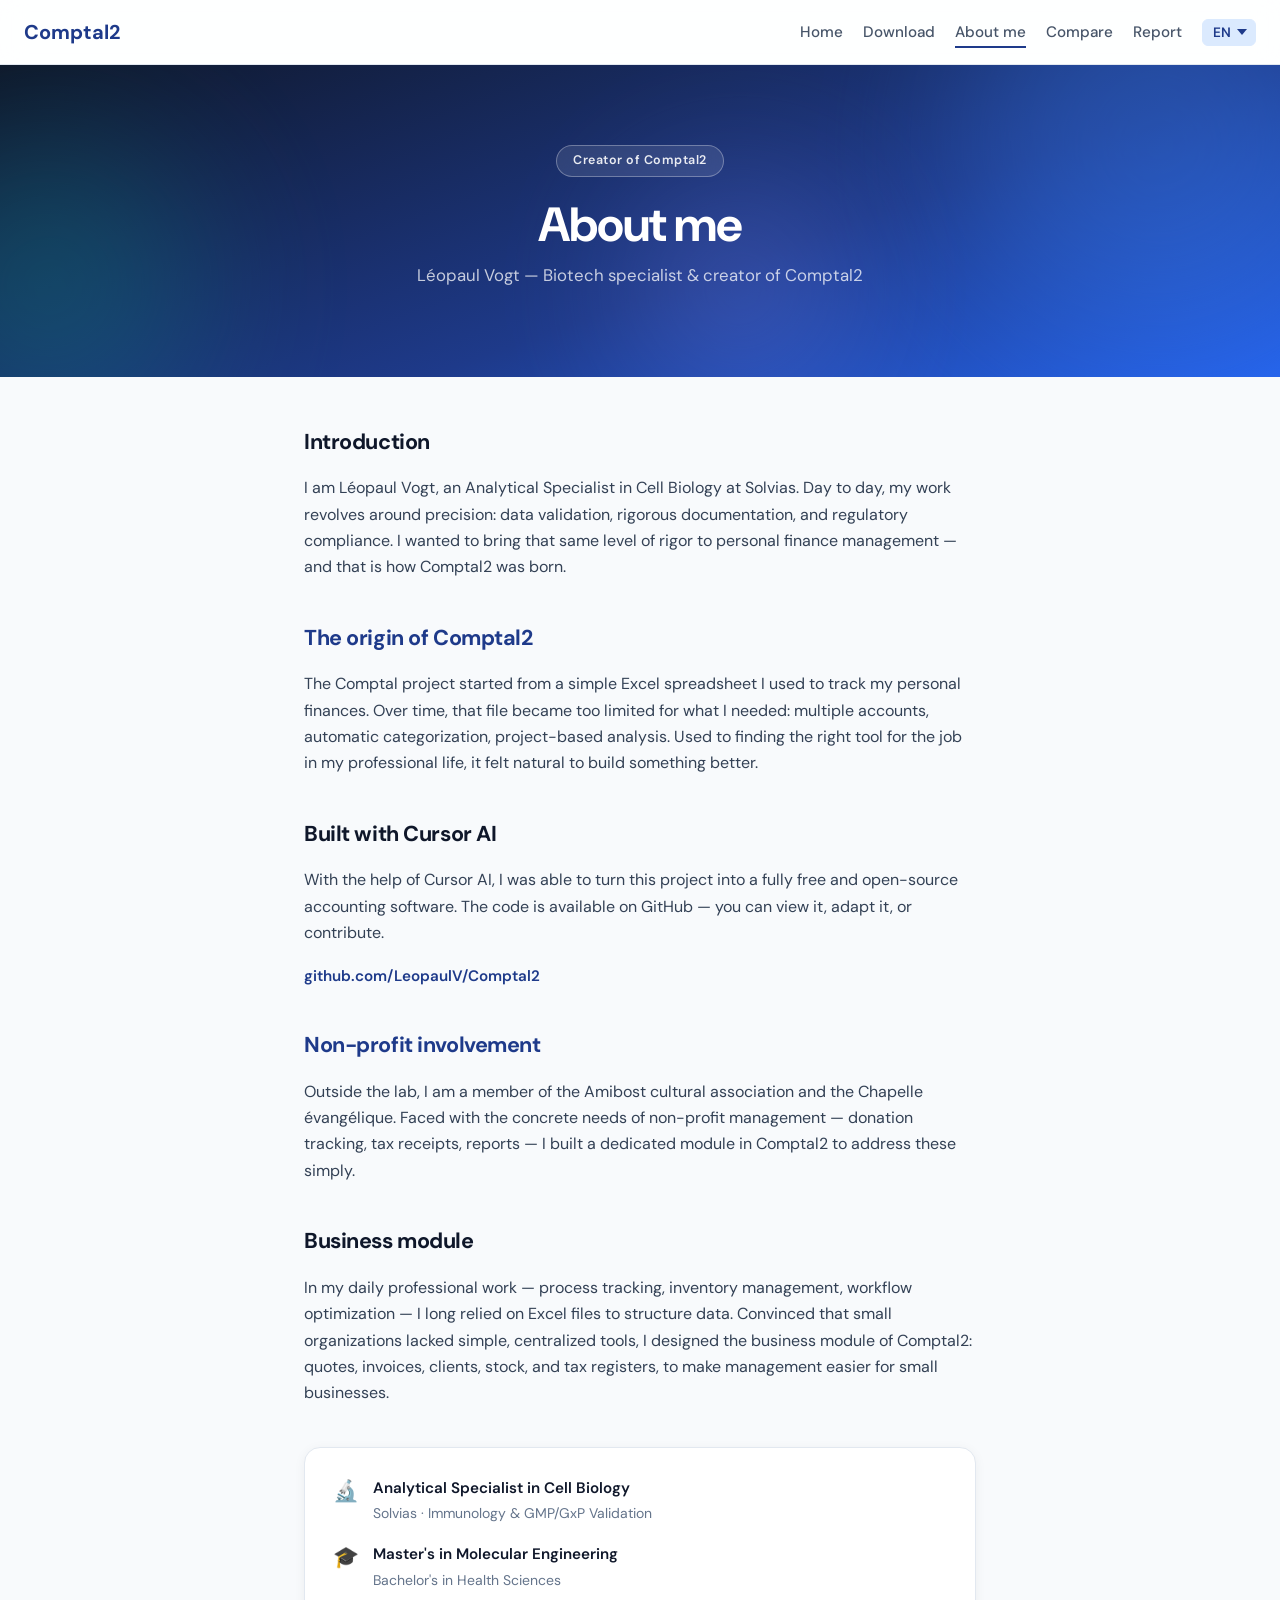
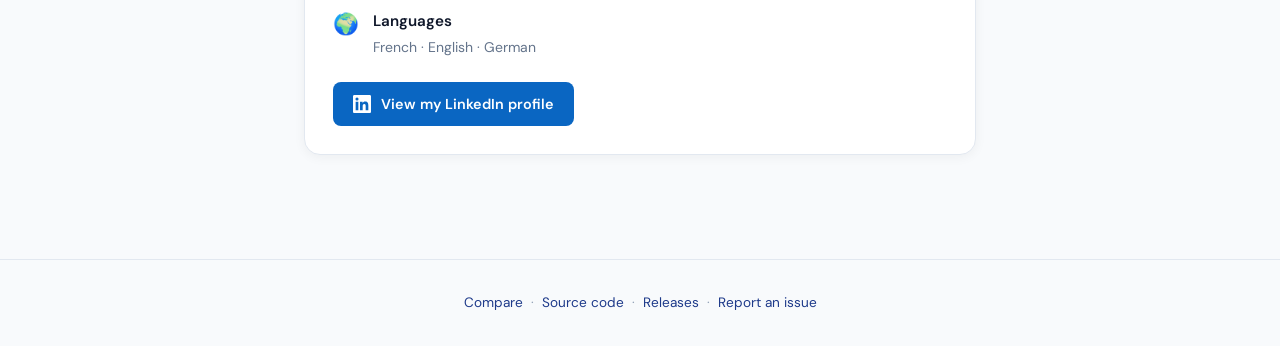
<file: qui-je-suis.html>
<!DOCTYPE html>
<html lang="fr">
<head>
  <meta charset="UTF-8">
  <meta name="viewport" content="width=device-width, initial-scale=1.0">
  <title>Qui je suis — Léopaul Vogt, créateur de Comptal2</title>
  <link rel="canonical" href="https://comptal2.org/qui-je-suis.html">
  <meta property="og:url" content="https://comptal2.org/qui-je-suis.html">
  <meta property="og:site_name" content="Comptal2">
  <meta property="og:title" content="Qui je suis — Léopaul Vogt, créateur de Comptal2">
  <meta property="og:type" content="website">
  <meta property="og:locale" content="fr_FR">
  <meta name="description" content="Léopaul Vogt, créateur de Comptal2 — parcours, genèse du logiciel open source de comptabilité et liens vers le dépôt GitHub.">
  <meta property="og:description" content="Léopaul Vogt, créateur de Comptal2 — open source, comptabilité moderne pour freelances et associations.">
  <meta name="twitter:card" content="summary">
  <meta name="twitter:title" content="Qui je suis — Léopaul Vogt, créateur de Comptal2">
  <meta name="twitter:description" content="Parcours et genèse de Comptal2, logiciel de comptabilité open source.">
  <link rel="alternate" hreflang="fr" href="https://comptal2.org/qui-je-suis.html">
  <link rel="alternate" hreflang="en" href="https://comptal2.org/qui-je-suis.html">
  <link rel="alternate" hreflang="de" href="https://comptal2.org/qui-je-suis.html">
  <link rel="alternate" hreflang="x-default" href="https://comptal2.org/qui-je-suis.html">
  <link rel="preload" href="styles.css" as="style">
  <script src="site-config.js"></script>
  <link rel="preconnect" href="https://fonts.googleapis.com">
  <link rel="preconnect" href="https://fonts.gstatic.com" crossorigin>
  <link href="https://fonts.googleapis.com/css2?family=DM+Sans:wght@400;500;600;700&display=swap" rel="stylesheet">
  <link rel="stylesheet" href="styles.css">
</head>
<body>
  <nav class="nav">
    <a href="index.html" class="nav__logo">Comptal2</a>
    <div class="nav__links">
      <a href="index.html" data-i18n="nav.home">Accueil</a>
      <a href="download.html" data-i18n="nav.download">Télécharger</a>
      <a href="qui-je-suis.html" class="nav__link--active" data-i18n="nav.about">Qui je suis</a>
      <a href="comparatif.html" data-i18n="nav.compare">Comparatif</a>
      <a href="signaler.html" data-i18n="nav.report">Signaler</a>
      <select id="lang-switcher" class="lang-switcher" aria-label="Language">
        <option value="fr">FR</option>
        <option value="en">EN</option>
        <option value="de">DE</option>
      </select>
    </div>
  </nav>

  <main class="about-page">

    <section class="dl-hero">
      <div class="dl-hero__bg" aria-hidden="true">
        <div class="dl-hero__orb dl-hero__orb--1"></div>
        <div class="dl-hero__orb dl-hero__orb--2"></div>
        <div class="dl-hero__orb dl-hero__orb--3"></div>
      </div>
      <div class="dl-hero__content">
        <span class="dl-hero__badge" data-i18n="about.badge">Créateur de Comptal2</span>
        <h1 class="dl-hero__title" data-i18n="about.heroTitle">Qui je suis</h1>
        <p class="dl-hero__subtitle" data-i18n="about.heroSubtitle">Léopaul Vogt — Spécialiste en biotechnologie & créateur de Comptal2</p>
      </div>
    </section>

    <div class="about-content">

      <section class="about-section reveal">
        <h2 class="about-section__title" data-i18n="about.presentation.title">Présentation</h2>
        <p class="about-section__text" data-i18n="about.presentation.p1">Je suis <strong>Léopaul Vogt</strong>, spécialiste analytique en biologie cellulaire chez <strong>Solvias</strong>. Au quotidien, mon travail tourne autour de la précision : validation de données, rigueur documentaire et conformité réglementaire. C'est cette même exigence que j'ai voulu transposer à la gestion financière — et c'est ainsi qu'est né <strong>Comptal2</strong>.</p>
      </section>

      <section class="about-section about-section--alt reveal">
        <h2 class="about-section__title" data-i18n="about.origin.title">L'origine de Comptal2</h2>
        <p class="about-section__text" data-i18n="about.origin.p1">Le projet Comptal est né d'un simple <strong>tableau Excel</strong> que j'utilisais pour suivre mes finances personnelles. Au fil du temps, ce fichier est devenu trop restreint pour ce que je voulais faire : gérer plusieurs comptes, catégoriser automatiquement, analyser par projets et par périodes. Habitué dans mon travail à chercher les bons outils pour les bons besoins, il m'a semblé naturel de construire quelque chose de plus adapté.</p>
      </section>

      <section class="about-section reveal">
        <h2 class="about-section__title" data-i18n="about.development.title">Développé avec Cursor IA</h2>
        <p class="about-section__text" data-i18n="about.development.p1">Avec l'aide de <strong>Cursor IA</strong>, j'ai pu concrétiser ce projet et en faire un logiciel de comptabilité <strong>gratuit pour tous</strong> et <strong>open source</strong>. Le code est disponible sur GitHub — vous pouvez le consulter, l'adapter ou contribuer.</p>
        <p class="about-section__link-wrap">
          <a href="https://github.com/LeopaulV/Comptal2" target="_blank" rel="noopener noreferrer" class="about-section__link">github.com/LeopaulV/Comptal2</a>
        </p>
      </section>

      <section class="about-section about-section--alt reveal">
        <h2 class="about-section__title" data-i18n="about.association.title">Engagement associatif</h2>
        <p class="about-section__text" data-i18n="about.association.p1">En dehors du laboratoire, je suis membre de l'<strong>association culturelle Amibost</strong> et de la <strong>Chapelle évangélique</strong>. Confronté aux besoins concrets de gestion associative — suivi des dons, reçus fiscaux, bilans — j'ai développé dans Comptal2 un <strong>module dédié aux associations</strong> pour répondre à ces besoins simplement.</p>
      </section>

      <section class="about-section reveal">
        <h2 class="about-section__title" data-i18n="about.entreprise.title">Module entreprise</h2>
        <p class="about-section__text" data-i18n="about.entreprise.p1">Dans mon quotidien professionnel — suivi de processus, gestion d'inventaires, optimisation de flux — j'ai longtemps accumulé des <strong>fichiers Excel</strong> pour structurer mes données. Convaincu qu'il manquait des outils centralisés et accessibles pour les petites structures, j'ai conçu la <strong>partie entreprise</strong> de Comptal2 : devis, factures, clients, stock et registres fiscaux, pour faciliter la gestion des petites PME.</p>
      </section>

      <!-- Fiche synthétique -->
      <section class="about-profile reveal">
        <div class="about-profile__card">
          <div class="about-profile__item">
            <span class="about-profile__icon">🔬</span>
            <div class="about-profile__info">
              <strong data-i18n="about.profile.job">Spécialiste analytique en biologie cellulaire</strong>
              <span data-i18n="about.profile.company">Solvias · Immunologie & validation GMP/BPF</span>
            </div>
          </div>
          <div class="about-profile__item">
            <span class="about-profile__icon">🎓</span>
            <div class="about-profile__info">
              <strong data-i18n="about.profile.edu">Master en ingénierie moléculaire</strong>
              <span data-i18n="about.profile.edu2">Licence en sciences de la santé</span>
            </div>
          </div>
          <div class="about-profile__item">
            <span class="about-profile__icon">🌍</span>
            <div class="about-profile__info">
              <strong data-i18n="about.profile.lang">Langues</strong>
              <span data-i18n="about.profile.langValue">Français · Anglais · Allemand</span>
            </div>
          </div>
          <a href="https://www.linkedin.com/in/l%C3%A9opaul-vogt/" target="_blank" rel="noopener noreferrer" class="about-profile__linkedin">
            <svg width="18" height="18" viewBox="0 0 24 24" fill="currentColor" aria-hidden="true">
              <path d="M20.447 20.452h-3.554v-5.569c0-1.328-.027-3.037-1.852-3.037-1.853 0-2.136 1.445-2.136 2.939v5.667H9.351V9h3.414v1.561h.046c.477-.9 1.637-1.85 3.37-1.85 3.601 0 4.267 2.37 4.267 5.455v6.286zM5.337 7.433a2.062 2.062 0 0 1-2.063-2.065 2.064 2.064 0 1 1 2.063 2.065zm1.782 13.019H3.555V9h3.564v11.452zM22.225 0H1.771C.792 0 0 .774 0 1.729v20.542C0 23.227.792 24 1.771 24h20.451C23.2 24 24 23.227 24 22.271V1.729C24 .774 23.2 0 22.222 0h.003z"/>
            </svg>
            <span data-i18n="about.career.linkedin">Voir mon profil LinkedIn</span>
          </a>
        </div>
      </section>

    </div>

  </main>

  <footer class="footer">
    <a href="comparatif.html" data-i18n="nav.compare">Comparatif</a>
    <span class="footer__sep">·</span>
    <a href="https://github.com/LeopaulV/Comptal2" target="_blank" rel="noopener noreferrer" data-i18n="footer.source">Code source</a>
    <span class="footer__sep">·</span>
    <a href="https://github.com/LeopaulV/Comptal2/releases" target="_blank" rel="noopener noreferrer" data-i18n="footer.releases">Releases</a>
    <span class="footer__sep">·</span>
    <a href="https://github.com/LeopaulV/Comptal2/issues" target="_blank" rel="noopener noreferrer" data-i18n="footer.issues">Signaler un problème</a>
  </footer>

  <script src="i18n.js" defer></script>
  <script src="script.js" defer></script>
</body>
</html>
</file>
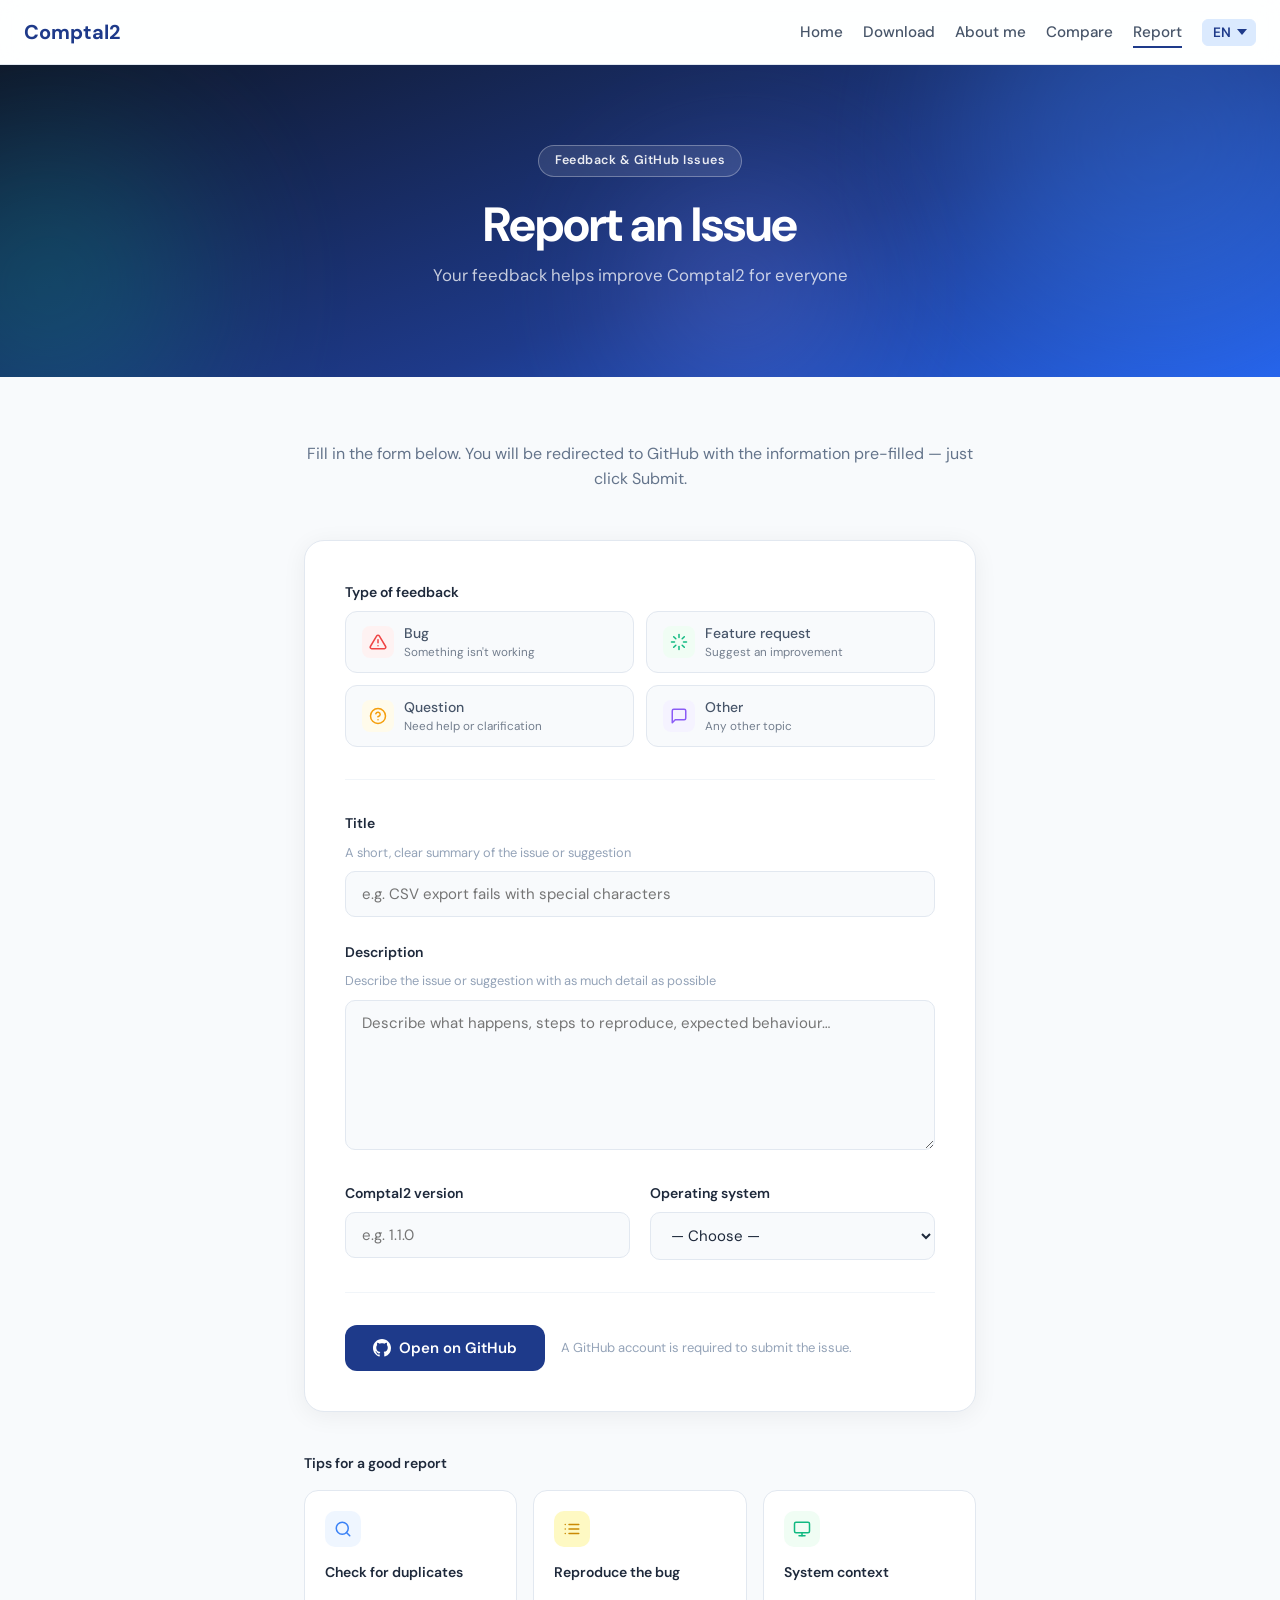
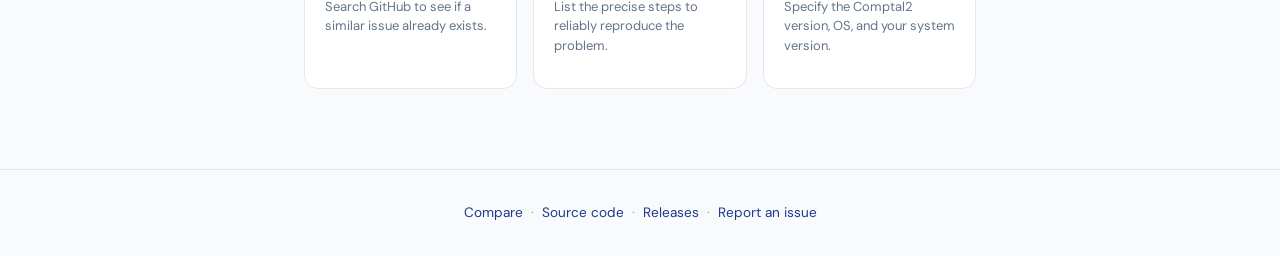
<file: signaler.html>
<!DOCTYPE html>
<html lang="fr">
<head>
  <meta charset="UTF-8">
  <meta name="viewport" content="width=device-width, initial-scale=1.0">
  <title>Signaler un problème — Comptal2</title>
  <link rel="canonical" href="https://comptal2.org/signaler.html">
  <meta property="og:url" content="https://comptal2.org/signaler.html">
  <meta property="og:site_name" content="Comptal2">
  <meta property="og:title" content="Signaler un problème — Comptal2">
  <meta property="og:type" content="website">
  <meta property="og:locale" content="fr_FR">
  <meta name="description" content="Signaler un bug ou une suggestion pour Comptal2 — redirection vers GitHub Issues avec formulaire prérempli.">
  <meta property="og:description" content="Signaler un bug ou une suggestion pour Comptal2 — via GitHub Issues.">
  <meta name="twitter:card" content="summary">
  <meta name="twitter:title" content="Signaler un problème — Comptal2">
  <meta name="twitter:description" content="Formulaire de retour et redirection vers GitHub Issues pour Comptal2.">
  <link rel="alternate" hreflang="fr" href="https://comptal2.org/signaler.html">
  <link rel="alternate" hreflang="en" href="https://comptal2.org/signaler.html">
  <link rel="alternate" hreflang="de" href="https://comptal2.org/signaler.html">
  <link rel="alternate" hreflang="x-default" href="https://comptal2.org/signaler.html">
  <link rel="preload" href="styles.css" as="style">
  <script src="site-config.js"></script>
  <link rel="preconnect" href="https://fonts.googleapis.com">
  <link rel="preconnect" href="https://fonts.gstatic.com" crossorigin>
  <link href="https://fonts.googleapis.com/css2?family=DM+Sans:wght@400;500;600;700&display=swap" rel="stylesheet">
  <link rel="stylesheet" href="styles.css">
  <style>
    /* ── Issue form page ── */
    .issue-page {
      min-height: 100vh;
    }

    .issue-content {
      max-width: 720px;
      margin: 0 auto;
      padding: 3rem 1.5rem 5rem;
    }

    .issue-intro {
      text-align: center;
      margin-bottom: 3rem;
    }

    .issue-intro__title {
      font-size: 1.5rem;
      font-weight: 700;
      color: var(--text-primary, #0f172a);
      margin-bottom: 0.5rem;
    }

    .issue-intro__desc {
      color: var(--text-secondary, #64748b);
      font-size: 1rem;
      line-height: 1.6;
    }

    .issue-form-card {
      background: #fff;
      border: 1px solid #e2e8f0;
      border-radius: 1.25rem;
      padding: 2.5rem;
      box-shadow: 0 4px 24px rgba(0,0,0,.06);
    }

    .issue-form__group {
      margin-bottom: 1.5rem;
    }

    .issue-form__label {
      display: block;
      font-weight: 600;
      font-size: 0.875rem;
      color: #1e293b;
      margin-bottom: 0.5rem;
    }

    .issue-form__label span {
      color: #ef4444;
      margin-left: 2px;
    }

    .issue-form__sublabel {
      display: block;
      font-size: 0.8rem;
      color: #94a3b8;
      margin-bottom: 0.5rem;
      font-weight: 400;
    }

    .issue-form__input,
    .issue-form__select,
    .issue-form__textarea {
      width: 100%;
      box-sizing: border-box;
      font-family: inherit;
      font-size: 0.9375rem;
      color: #1e293b;
      background: #f8fafc;
      border: 1.5px solid #e2e8f0;
      border-radius: 0.625rem;
      padding: 0.75rem 1rem;
      outline: none;
      transition: border-color .2s, box-shadow .2s;
    }

    .issue-form__input:focus,
    .issue-form__select:focus,
    .issue-form__textarea:focus {
      border-color: #3b82f6;
      box-shadow: 0 0 0 3px rgba(59,130,246,.12);
      background: #fff;
    }

    .issue-form__textarea {
      resize: vertical;
      min-height: 150px;
    }

    .issue-form__row {
      display: grid;
      grid-template-columns: 1fr 1fr;
      gap: 1.25rem;
    }

    @media (max-width: 560px) {
      .issue-form__row {
        grid-template-columns: 1fr;
      }
      .issue-form-card {
        padding: 1.5rem 1.25rem;
      }
    }

    .issue-form__type-grid {
      display: grid;
      grid-template-columns: repeat(2, 1fr);
      gap: 0.75rem;
    }

    @media (max-width: 480px) {
      .issue-form__type-grid {
        grid-template-columns: 1fr;
      }
    }

    .issue-type-btn {
      display: flex;
      align-items: center;
      gap: 0.625rem;
      padding: 0.75rem 1rem;
      border: 1.5px solid #e2e8f0;
      border-radius: 0.75rem;
      background: #f8fafc;
      cursor: pointer;
      font-family: inherit;
      font-size: 0.875rem;
      font-weight: 500;
      color: #475569;
      transition: all .2s;
      text-align: left;
    }

    .issue-type-btn:hover {
      border-color: #3b82f6;
      background: #eff6ff;
      color: #1d4ed8;
    }

    .issue-type-btn.active {
      border-color: #3b82f6;
      background: #eff6ff;
      color: #1d4ed8;
    }

    .issue-type-btn.active.type--bug       { border-color: #ef4444; background: #fef2f2; color: #b91c1c; }
    .issue-type-btn.active.type--feature   { border-color: #10b981; background: #f0fdf4; color: #047857; }
    .issue-type-btn.active.type--question  { border-color: #f59e0b; background: #fffbeb; color: #b45309; }
    .issue-type-btn.active.type--other     { border-color: #8b5cf6; background: #f5f3ff; color: #6d28d9; }

    .issue-type-btn__icon {
      width: 2rem;
      height: 2rem;
      border-radius: 0.5rem;
      display: flex;
      align-items: center;
      justify-content: center;
      flex-shrink: 0;
      transition: background .2s;
    }

    .issue-type-btn__icon svg {
      width: 1.125rem;
      height: 1.125rem;
    }

    .type--bug     .issue-type-btn__icon { background: #fef2f2; color: #ef4444; }
    .type--feature .issue-type-btn__icon { background: #f0fdf4; color: #10b981; }
    .type--question .issue-type-btn__icon { background: #fffbeb; color: #f59e0b; }
    .type--other   .issue-type-btn__icon { background: #f5f3ff; color: #8b5cf6; }

    .type--bug.active     .issue-type-btn__icon { background: #fee2e2; }
    .type--feature.active .issue-type-btn__icon { background: #dcfce7; }
    .type--question.active .issue-type-btn__icon { background: #fef9c3; }
    .type--other.active   .issue-type-btn__icon { background: #ede9fe; }

    .issue-form__divider {
      border: none;
      border-top: 1px solid #f1f5f9;
      margin: 2rem 0;
    }

    .issue-form__actions {
      display: flex;
      align-items: center;
      gap: 1rem;
      flex-wrap: wrap;
    }

    .issue-form__submit {
      display: inline-flex;
      align-items: center;
      gap: 0.5rem;
      background: #1e3a8a;
      color: #fff;
      font-family: inherit;
      font-size: 0.9375rem;
      font-weight: 600;
      border: none;
      border-radius: 0.75rem;
      padding: 0.8125rem 1.75rem;
      cursor: pointer;
      transition: background .2s, transform .15s, box-shadow .2s;
    }

    .issue-form__submit:hover {
      background: #1e40af;
      transform: translateY(-1px);
      box-shadow: 0 4px 14px rgba(30,58,138,.25);
    }

    .issue-form__submit:active {
      transform: translateY(0);
    }

    .issue-form__note {
      font-size: 0.8125rem;
      color: #94a3b8;
      line-height: 1.5;
    }

    .issue-form__note a {
      color: #3b82f6;
      text-decoration: none;
    }

    .issue-form__note a:hover {
      text-decoration: underline;
    }

    /* Tips section */
    .issue-tips {
      margin-top: 2.5rem;
    }

    .issue-tips__title {
      font-size: 0.875rem;
      font-weight: 600;
      color: #1e293b;
      margin-bottom: 1rem;
    }

    .issue-tips__grid {
      display: grid;
      grid-template-columns: repeat(3, 1fr);
      gap: 1rem;
    }

    @media (max-width: 640px) {
      .issue-tips__grid {
        grid-template-columns: 1fr;
      }
    }

    .issue-tip {
      background: #fff;
      border: 1px solid #e2e8f0;
      border-radius: 0.875rem;
      padding: 1.25rem;
    }

    .issue-tip__icon {
      width: 2.25rem;
      height: 2.25rem;
      border-radius: 0.625rem;
      display: flex;
      align-items: center;
      justify-content: center;
      margin-bottom: 0.875rem;
      flex-shrink: 0;
    }

    .issue-tip__icon svg {
      width: 1.125rem;
      height: 1.125rem;
    }

    .issue-tip:nth-child(1) .issue-tip__icon { background: #eff6ff; color: #3b82f6; }
    .issue-tip:nth-child(2) .issue-tip__icon { background: #fef9c3; color: #ca8a04; }
    .issue-tip:nth-child(3) .issue-tip__icon { background: #f0fdf4; color: #10b981; }

    .issue-tip__title {
      font-size: 0.875rem;
      font-weight: 600;
      color: #1e293b;
      margin-bottom: 0.25rem;
    }

    .issue-tip__desc {
      font-size: 0.8125rem;
      color: #64748b;
      line-height: 1.5;
    }

    /* Success state */
    .issue-success {
      display: none;
      text-align: center;
      padding: 3rem 2rem;
    }

    .issue-success__icon {
      width: 4rem;
      height: 4rem;
      border-radius: 50%;
      background: #f0fdf4;
      color: #10b981;
      display: flex;
      align-items: center;
      justify-content: center;
      margin: 0 auto 1.25rem;
    }

    .issue-success__icon svg {
      width: 2rem;
      height: 2rem;
    }

    .issue-success__title {
      font-size: 1.25rem;
      font-weight: 700;
      color: #1e293b;
      margin-bottom: 0.5rem;
    }

    .issue-success__desc {
      color: #64748b;
      margin-bottom: 1.5rem;
    }

    .issue-success__link {
      display: inline-flex;
      align-items: center;
      gap: 0.5rem;
      background: #1e3a8a;
      color: #fff;
      font-weight: 600;
      font-size: 0.9375rem;
      padding: 0.75rem 1.5rem;
      border-radius: 0.75rem;
      text-decoration: none;
      transition: background .2s;
    }

    .issue-success__link:hover {
      background: #1e40af;
    }
  </style>
</head>
<body>
  <nav class="nav">
    <a href="index.html" class="nav__logo">Comptal2</a>
    <div class="nav__links">
      <a href="index.html" data-i18n="nav.home">Accueil</a>
      <a href="download.html" data-i18n="nav.download">Télécharger</a>
      <a href="qui-je-suis.html" data-i18n="nav.about">Qui je suis</a>
      <a href="comparatif.html" data-i18n="nav.compare">Comparatif</a>
      <a href="signaler.html" class="nav__link--active" data-i18n="nav.report">Signaler</a>
      <select id="lang-switcher" class="lang-switcher" aria-label="Language">
        <option value="fr">FR</option>
        <option value="en">EN</option>
        <option value="de">DE</option>
      </select>
    </div>
  </nav>

  <main class="issue-page">

    <section class="dl-hero">
      <div class="dl-hero__bg" aria-hidden="true">
        <div class="dl-hero__orb dl-hero__orb--1"></div>
        <div class="dl-hero__orb dl-hero__orb--2"></div>
        <div class="dl-hero__orb dl-hero__orb--3"></div>
      </div>
      <div class="dl-hero__content">
        <span class="dl-hero__badge" data-i18n="report.badge">Retour &amp; Issues GitHub</span>
        <h1 class="dl-hero__title" data-i18n="report.heroTitle">Signaler un problème</h1>
        <p class="dl-hero__subtitle" data-i18n="report.heroSubtitle">Votre retour aide à améliorer Comptal2 pour tout le monde</p>
      </div>
    </section>

    <div class="issue-content">

      <div class="issue-intro reveal">
        <p class="issue-intro__desc" data-i18n="report.intro">Remplissez le formulaire ci-dessous. Vous serez redirigé vers GitHub avec les informations pré-remplies — il ne restera plus qu'à soumettre.</p>
      </div>

      <div class="issue-form-card reveal">

        <form id="issue-form" novalidate>

          <!-- Type d'issue -->
          <div class="issue-form__group">
            <label class="issue-form__label" data-i18n="report.typeLabel">Type de retour <span>*</span></label>
            <div class="issue-form__type-grid">
              <button type="button" class="issue-type-btn type--bug" data-type="bug" data-label-fr="Bug" data-label-en="Bug" data-label-de="Fehler">
                <span class="issue-type-btn__icon">
                  <svg viewBox="0 0 24 24" fill="none" stroke="currentColor" stroke-width="2" stroke-linecap="round" stroke-linejoin="round" aria-hidden="true"><path d="M10.29 3.86L1.82 18a2 2 0 0 0 1.71 3h16.94a2 2 0 0 0 1.71-3L13.71 3.86a2 2 0 0 0-3.42 0z"/><line x1="12" y1="9" x2="12" y2="13"/><line x1="12" y1="17" x2="12.01" y2="17"/></svg>
                </span>
                <div>
                  <div data-i18n="report.typeBug">Bug</div>
                  <small style="font-weight:400;color:inherit;opacity:.75;" data-i18n="report.typeBugSub">Quelque chose ne fonctionne pas</small>
                </div>
              </button>
              <button type="button" class="issue-type-btn type--feature" data-type="enhancement" data-label-fr="Suggestion" data-label-en="Feature request" data-label-de="Funktionswunsch">
                <span class="issue-type-btn__icon">
                  <svg viewBox="0 0 24 24" fill="none" stroke="currentColor" stroke-width="2" stroke-linecap="round" stroke-linejoin="round" aria-hidden="true"><line x1="12" y1="2" x2="12" y2="6"/><line x1="12" y1="18" x2="12" y2="22"/><line x1="4.93" y1="4.93" x2="7.76" y2="7.76"/><line x1="16.24" y1="16.24" x2="19.07" y2="19.07"/><line x1="2" y1="12" x2="6" y2="12"/><line x1="18" y1="12" x2="22" y2="12"/><line x1="4.93" y1="19.07" x2="7.76" y2="16.24"/><line x1="16.24" y1="7.76" x2="19.07" y2="4.93"/></svg>
                </span>
                <div>
                  <div data-i18n="report.typeFeature">Suggestion</div>
                  <small style="font-weight:400;color:inherit;opacity:.75;" data-i18n="report.typeFeatureSub">Proposition d'amélioration</small>
                </div>
              </button>
              <button type="button" class="issue-type-btn type--question" data-type="question" data-label-fr="Question" data-label-en="Question" data-label-de="Frage">
                <span class="issue-type-btn__icon">
                  <svg viewBox="0 0 24 24" fill="none" stroke="currentColor" stroke-width="2" stroke-linecap="round" stroke-linejoin="round" aria-hidden="true"><circle cx="12" cy="12" r="10"/><path d="M9.09 9a3 3 0 0 1 5.83 1c0 2-3 3-3 3"/><line x1="12" y1="17" x2="12.01" y2="17"/></svg>
                </span>
                <div>
                  <div data-i18n="report.typeQuestion">Question</div>
                  <small style="font-weight:400;color:inherit;opacity:.75;" data-i18n="report.typeQuestionSub">Besoin d'aide ou de clarification</small>
                </div>
              </button>
              <button type="button" class="issue-type-btn type--other" data-type="other" data-label-fr="Autre" data-label-en="Other" data-label-de="Sonstiges">
                <span class="issue-type-btn__icon">
                  <svg viewBox="0 0 24 24" fill="none" stroke="currentColor" stroke-width="2" stroke-linecap="round" stroke-linejoin="round" aria-hidden="true"><path d="M21 15a2 2 0 0 1-2 2H7l-4 4V5a2 2 0 0 1 2-2h14a2 2 0 0 1 2 2z"/></svg>
                </span>
                <div>
                  <div data-i18n="report.typeOther">Autre</div>
                  <small style="font-weight:400;color:inherit;opacity:.75;" data-i18n="report.typeOtherSub">Tout autre sujet</small>
                </div>
              </button>
            </div>
            <input type="hidden" id="issue-type" value="">
          </div>

          <hr class="issue-form__divider">

          <!-- Titre -->
          <div class="issue-form__group">
            <label class="issue-form__label" for="issue-title" data-i18n="report.titleLabel">Titre <span>*</span></label>
            <span class="issue-form__sublabel" data-i18n="report.titleSub">Un résumé court et clair du problème ou de la suggestion</span>
            <input type="text" id="issue-title" class="issue-form__input" placeholder="Ex : L'export CSV échoue avec les caractères spéciaux" maxlength="200" data-i18n-placeholder="report.titlePlaceholder">
          </div>

          <!-- Description -->
          <div class="issue-form__group">
            <label class="issue-form__label" for="issue-body" data-i18n="report.descLabel">Description <span>*</span></label>
            <span class="issue-form__sublabel" data-i18n="report.descSub">Décrivez le problème ou la suggestion avec le plus de détails possible</span>
            <textarea id="issue-body" class="issue-form__textarea" rows="6" placeholder="Décrivez ce qui se passe, les étapes pour reproduire, le comportement attendu…" data-i18n-placeholder="report.descPlaceholder"></textarea>
          </div>

          <!-- Version & OS -->
          <div class="issue-form__row">
            <div class="issue-form__group" style="margin-bottom:0">
              <label class="issue-form__label" for="issue-version" data-i18n="report.versionLabel">Version de Comptal2</label>
              <input type="text" id="issue-version" class="issue-form__input" placeholder="Ex : 1.1.0" data-i18n-placeholder="report.versionPlaceholder">
            </div>
            <div class="issue-form__group" style="margin-bottom:0">
              <label class="issue-form__label" for="issue-os" data-i18n="report.osLabel">Système d'exploitation</label>
              <select id="issue-os" class="issue-form__select">
                <option value="" data-i18n="report.osPlaceholder">— Choisir —</option>
                <option value="Windows">Windows</option>
                <option value="macOS">macOS</option>
                <option value="Linux">Linux</option>
                <option value="Autre">Autre</option>
              </select>
            </div>
          </div>

          <hr class="issue-form__divider">

          <!-- Error msg -->
          <p id="issue-error" style="display:none;color:#ef4444;font-size:.875rem;margin-bottom:1rem;"></p>

          <div class="issue-form__actions">
            <button type="submit" class="issue-form__submit">
              <svg width="18" height="18" viewBox="0 0 24 24" fill="currentColor" aria-hidden="true">
                <path d="M12 0C5.37 0 0 5.37 0 12c0 5.31 3.435 9.795 8.205 11.385.6.105.825-.255.825-.57 0-.285-.015-1.23-.015-2.235-3.015.555-3.795-.735-4.035-1.41-.135-.345-.72-1.41-1.23-1.695-.42-.225-1.02-.78-.015-.795.945-.015 1.62.87 1.845 1.23 1.08 1.815 2.805 1.305 3.495.99.105-.78.42-1.305.765-1.605-2.67-.3-5.46-1.335-5.46-5.925 0-1.305.465-2.385 1.23-3.225-.12-.3-.54-1.53.12-3.18 0 0 1.005-.315 3.3 1.23.96-.27 1.98-.405 3-.405s2.04.135 3 .405c2.295-1.56 3.3-1.23 3.3-1.23.66 1.65.24 2.88.12 3.18.765.84 1.23 1.905 1.23 3.225 0 4.605-2.805 5.625-5.475 5.925.435.375.81 1.095.81 2.22 0 1.605-.015 2.895-.015 3.3 0 .315.225.69.825.57A12.02 12.02 0 0 0 24 12c0-6.63-5.37-12-12-12z"/>
              </svg>
              <span data-i18n="report.submitBtn">Ouvrir sur GitHub</span>
            </button>
            <p class="issue-form__note" data-i18n="report.submitNote">Un compte GitHub est requis pour soumettre l'issue. <a href="https://github.com/join" target="_blank" rel="noopener noreferrer">Créer un compte gratuit →</a></p>
          </div>

        </form>

        <!-- Success state (shown after redirect) -->
        <div class="issue-success" id="issue-success">
          <div class="issue-success__icon">
            <svg viewBox="0 0 24 24" fill="none" stroke="currentColor" stroke-width="2" stroke-linecap="round" stroke-linejoin="round" aria-hidden="true"><path d="M22 11.08V12a10 10 0 1 1-5.93-9.14"/><polyline points="22 4 12 14.01 9 11.01"/></svg>
          </div>
          <h2 class="issue-success__title" data-i18n="report.successTitle">Redirection en cours…</h2>
          <p class="issue-success__desc" data-i18n="report.successDesc">GitHub s'est ouvert dans un nouvel onglet avec votre issue pré-remplie. Il ne reste plus qu'à cliquer "Submit new issue".</p>
          <a href="https://github.com/LeopaulV/Comptal2/issues" target="_blank" rel="noopener noreferrer" class="issue-success__link">
            <svg width="16" height="16" viewBox="0 0 24 24" fill="currentColor" aria-hidden="true"><path d="M12 0C5.37 0 0 5.37 0 12c0 5.31 3.435 9.795 8.205 11.385.6.105.825-.255.825-.57 0-.285-.015-1.23-.015-2.235-3.015.555-3.795-.735-4.035-1.41-.135-.345-.72-1.41-1.23-1.695-.42-.225-1.02-.78-.015-.795.945-.015 1.62.87 1.845 1.23 1.08 1.815 2.805 1.305 3.495.99.105-.78.42-1.305.765-1.605-2.67-.3-5.46-1.335-5.46-5.925 0-1.305.465-2.385 1.23-3.225-.12-.3-.54-1.53.12-3.18 0 0 1.005-.315 3.3 1.23.96-.27 1.98-.405 3-.405s2.04.135 3 .405c2.295-1.56 3.3-1.23 3.3-1.23.66 1.65.24 2.88.12 3.18.765.84 1.23 1.905 1.23 3.225 0 4.605-2.805 5.625-5.475 5.925.435.375.81 1.095.81 2.22 0 1.605-.015 2.895-.015 3.3 0 .315.225.69.825.57A12.02 12.02 0 0 0 24 12c0-6.63-5.37-12-12-12z"/></svg>
            <span data-i18n="report.successBtn">Voir les issues GitHub</span>
          </a>
        </div>

      </div>

      <!-- Tips -->
      <div class="issue-tips reveal">
        <p class="issue-tips__title" data-i18n="report.tipsTitle">Conseils pour un bon rapport</p>
        <div class="issue-tips__grid">
          <div class="issue-tip">
            <div class="issue-tip__icon">
              <svg viewBox="0 0 24 24" fill="none" stroke="currentColor" stroke-width="2" stroke-linecap="round" stroke-linejoin="round" aria-hidden="true"><circle cx="11" cy="11" r="8"/><line x1="21" y1="21" x2="16.65" y2="16.65"/></svg>
            </div>
            <div class="issue-tip__title" data-i18n="report.tip1Title">Vérifiez les doublons</div>
            <p class="issue-tip__desc" data-i18n="report.tip1Desc">Recherchez sur <a href="https://github.com/LeopaulV/Comptal2/issues" target="_blank" rel="noopener noreferrer" style="color:#3b82f6">GitHub</a> si une issue similaire existe déjà.</p>
          </div>
          <div class="issue-tip">
            <div class="issue-tip__icon">
              <svg viewBox="0 0 24 24" fill="none" stroke="currentColor" stroke-width="2" stroke-linecap="round" stroke-linejoin="round" aria-hidden="true"><line x1="8" y1="6" x2="21" y2="6"/><line x1="8" y1="12" x2="21" y2="12"/><line x1="8" y1="18" x2="21" y2="18"/><line x1="3" y1="6" x2="3.01" y2="6"/><line x1="3" y1="12" x2="3.01" y2="12"/><line x1="3" y1="18" x2="3.01" y2="18"/></svg>
            </div>
            <div class="issue-tip__title" data-i18n="report.tip2Title">Reproduire le bug</div>
            <p class="issue-tip__desc" data-i18n="report.tip2Desc">Listez les étapes précises pour reproduire le problème de manière fiable.</p>
          </div>
          <div class="issue-tip">
            <div class="issue-tip__icon">
              <svg viewBox="0 0 24 24" fill="none" stroke="currentColor" stroke-width="2" stroke-linecap="round" stroke-linejoin="round" aria-hidden="true"><rect x="2" y="3" width="20" height="14" rx="2" ry="2"/><line x1="8" y1="21" x2="16" y2="21"/><line x1="12" y1="17" x2="12" y2="21"/></svg>
            </div>
            <div class="issue-tip__title" data-i18n="report.tip3Title">Contexte système</div>
            <p class="issue-tip__desc" data-i18n="report.tip3Desc">Précisez la version de Comptal2, l'OS et la version de votre système.</p>
          </div>
        </div>
      </div>

    </div>

  </main>

  <footer class="footer">
    <a href="comparatif.html" data-i18n="nav.compare">Comparatif</a>
    <span class="footer__sep">·</span>
    <a href="https://github.com/LeopaulV/Comptal2" target="_blank" rel="noopener noreferrer" data-i18n="footer.source">Code source</a>
    <span class="footer__sep">·</span>
    <a href="https://github.com/LeopaulV/Comptal2/releases" target="_blank" rel="noopener noreferrer" data-i18n="footer.releases">Releases</a>
    <span class="footer__sep">·</span>
    <a href="https://github.com/LeopaulV/Comptal2/issues" target="_blank" rel="noopener noreferrer" data-i18n="footer.issues">Signaler un problème</a>
  </footer>

  <script src="i18n.js" defer></script>
  <script src="script.js" defer></script>
  <script>
    (function () {
      /* ── Type selection ── */
      const typeBtns = document.querySelectorAll('.issue-type-btn');
      const typeInput = document.getElementById('issue-type');

      typeBtns.forEach(btn => {
        btn.addEventListener('click', () => {
          typeBtns.forEach(b => b.classList.remove('active'));
          btn.classList.add('active');
          typeInput.value = btn.dataset.type;
        });
      });

      /* ── Form submission ── */
      const form = document.getElementById('issue-form');
      const errorEl = document.getElementById('issue-error');
      const successEl = document.getElementById('issue-success');

      form.addEventListener('submit', function (e) {
        e.preventDefault();

        const type = typeInput.value;
        const title = document.getElementById('issue-title').value.trim();
        const body = document.getElementById('issue-body').value.trim();
        const version = document.getElementById('issue-version').value.trim();
        const os = document.getElementById('issue-os').value;

        /* Validation */
        const lang = (window.comptal2i18n ? window.comptal2i18n.getPreferredLang() : null) || document.documentElement.lang || 'fr';
        const errors = {
          fr: { type: 'Veuillez sélectionner un type de retour.', title: 'Veuillez saisir un titre.', body: 'Veuillez saisir une description.' },
          en: { type: 'Please select a type.', title: 'Please enter a title.', body: 'Please enter a description.' },
          de: { type: 'Bitte einen Typ auswählen.', title: 'Bitte einen Titel eingeben.', body: 'Bitte eine Beschreibung eingeben.' }
        };
        const err = errors[lang] || errors.fr;

        if (!type)  { errorEl.textContent = err.type;  errorEl.style.display = 'block'; return; }
        if (!title) { errorEl.textContent = err.title; errorEl.style.display = 'block'; return; }
        if (!body)  { errorEl.textContent = err.body;  errorEl.style.display = 'block'; return; }
        errorEl.style.display = 'none';

        /* Build GitHub issue body */
        const activeBtn = document.querySelector('.issue-type-btn.active');
        const typeLabel = activeBtn ? activeBtn.querySelector('div > div:first-child').textContent.trim() : type;

        let ghBody = '';
        ghBody += `**Type :** ${typeLabel}\n\n`;
        ghBody += `## Description\n\n${body}\n\n`;
        if (version || os) {
          ghBody += `## Environnement\n\n`;
          if (version) ghBody += `- **Version Comptal2 :** ${version}\n`;
          if (os)      ghBody += `- **Système d'exploitation :** ${os}\n`;
        }
        ghBody += `\n---\n*Issue créée via le formulaire du site Comptal2.*`;

        /* Build URL */
        const base = 'https://github.com/LeopaulV/Comptal2/issues/new';
        const params = new URLSearchParams();
        params.set('title', title);
        params.set('body', ghBody);
        if (type !== 'other') params.set('labels', type);

        const url = `${base}?${params.toString()}`;

        /* Open in new tab */
        window.open(url, '_blank', 'noopener,noreferrer');

        /* Show success state */
        form.style.display = 'none';
        successEl.style.display = 'block';
      });
    })();
  </script>
</body>
</html>
</file>
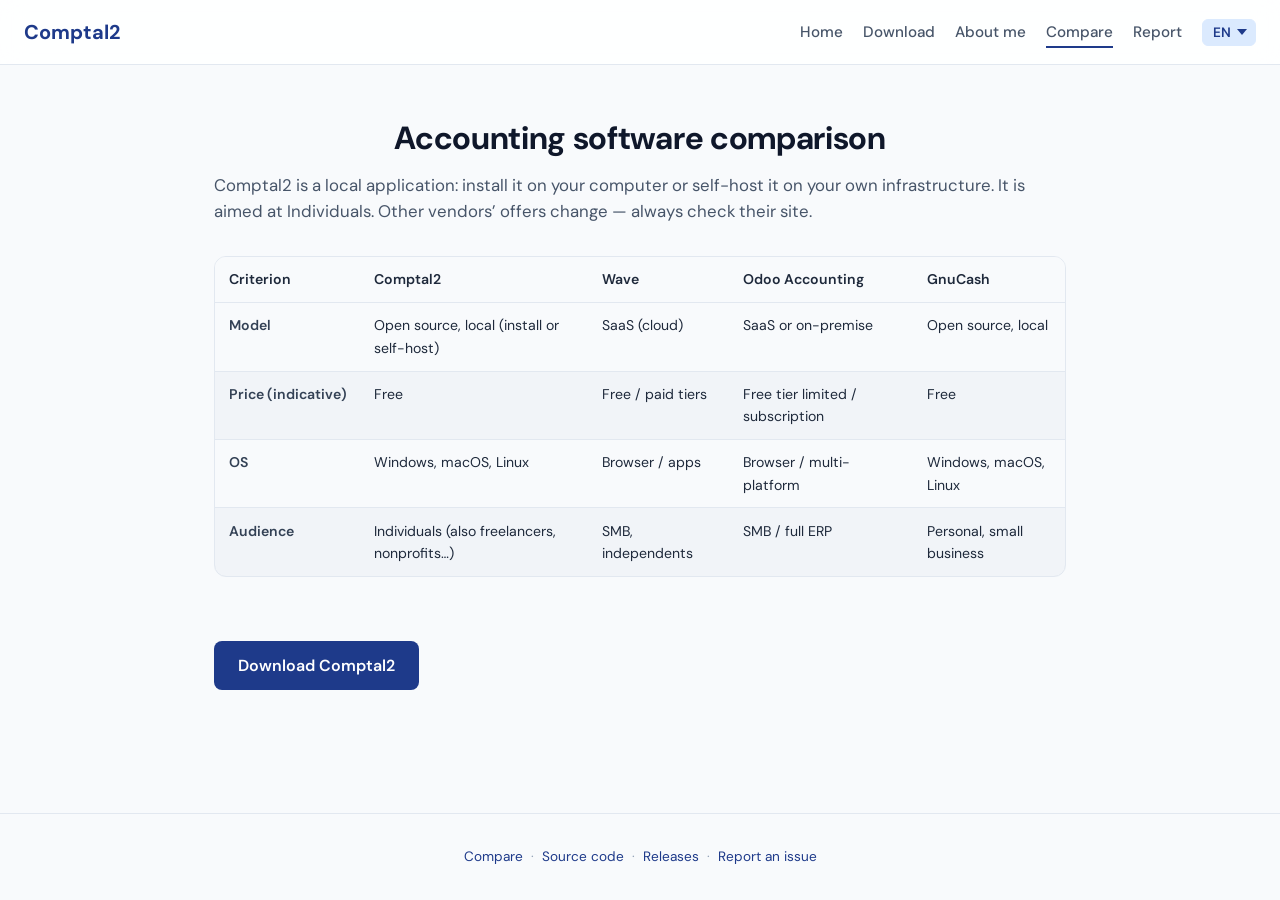
<file: public/comparatif.html>
<!DOCTYPE html>
<html lang="fr">
<head>
  <meta charset="UTF-8">
  <meta name="viewport" content="width=device-width, initial-scale=1.0">
  <title>Comparatif logiciels de comptabilité — Comptal2</title>
  <meta name="description" content="Comparatif Comptal2 vs Wave, Odoo, GnuCash : logiciel local à installer ou auto-hébergé, pour les Particuliers.">
  <link rel="canonical" href="https://comptal2.org/comparatif.html">
  <link rel="alternate" hreflang="fr" href="https://comptal2.org/comparatif.html">
  <link rel="alternate" hreflang="en" href="https://comptal2.org/comparatif.html">
  <link rel="alternate" hreflang="de" href="https://comptal2.org/comparatif.html">
  <link rel="alternate" hreflang="x-default" href="https://comptal2.org/comparatif.html">
  <meta property="og:url" content="https://comptal2.org/comparatif.html">
  <meta property="og:site_name" content="Comptal2">
  <meta property="og:title" content="Comparatif logiciels de comptabilité — Comptal2">
  <meta property="og:description" content="Comparatif : Comptal2 est une application locale (installation ou auto-hébergement), pour les Particuliers.">
  <meta property="og:type" content="website">
  <meta property="og:locale" content="fr_FR">
  <meta name="twitter:card" content="summary">
  <meta name="twitter:title" content="Comparatif logiciels de comptabilité — Comptal2">
  <meta name="twitter:description" content="Comparatif : Comptal2, logiciel local à installer ou auto-hébergé — Particuliers.">
  <script src="site-config.js"></script>
  <link rel="preload" href="styles.css" as="style">
  <link rel="preconnect" href="https://fonts.googleapis.com">
  <link rel="preconnect" href="https://fonts.gstatic.com" crossorigin>
  <link href="https://fonts.googleapis.com/css2?family=DM+Sans:wght@400;500;600;700&display=swap" rel="stylesheet">
  <link rel="stylesheet" href="styles.css">
</head>
<body>
  <nav class="nav">
    <a href="index.html" class="nav__logo">Comptal2</a>
    <div class="nav__links">
      <a href="index.html" data-i18n="nav.home">Accueil</a>
      <a href="download.html" data-i18n="nav.download">Télécharger</a>
      <a href="qui-je-suis.html" data-i18n="nav.about">Qui je suis</a>
      <a href="comparatif.html" class="nav__link--active" data-i18n="nav.compare">Comparatif</a>
      <a href="signaler.html" data-i18n="nav.report">Signaler</a>
      <select id="lang-switcher" class="lang-switcher" aria-label="Language">
        <option value="fr">FR</option>
        <option value="en">EN</option>
        <option value="de">DE</option>
      </select>
    </div>
  </nav>

  <main class="seo-page">
    <h1 class="section-title" data-i18n="compare.title">Comparatif logiciels de comptabilité</h1>
    <p class="seo-page__intro" data-i18n="compare.intro">Comptal2 est une application locale : à installer sur votre ordinateur ou à auto-héberger sur votre infrastructure. Elle s’adresse aux Particuliers.</p>

    <div class="compare-table-wrap">
      <table class="compare-table">
        <thead>
          <tr>
            <th data-i18n="compare.colFeature">Critère</th>
            <th data-i18n="compare.colComptal2">Comptal2</th>
            <th data-i18n="compare.colWave">Wave</th>
            <th data-i18n="compare.colOdoo">Odoo Compta</th>
            <th data-i18n="compare.colGnuCash">GnuCash</th>
          </tr>
        </thead>
        <tbody>
          <tr>
            <td data-i18n="compare.row1">Modèle</td>
            <td data-i18n="compare.row1c">Open source, local (installation ou auto-hébergement)</td>
            <td data-i18n="compare.row1w">SaaS (cloud)</td>
            <td data-i18n="compare.row1o">SaaS ou on-premise</td>
            <td data-i18n="compare.row1g">Open source, local</td>
          </tr>
          <tr>
            <td data-i18n="compare.row2">Prix (indicatif)</td>
            <td data-i18n="compare.row2c">Gratuit</td>
            <td data-i18n="compare.row2w">Gratuit / offres payantes</td>
            <td data-i18n="compare.row2o">Gratuit limité / abonnement</td>
            <td data-i18n="compare.row2g">Gratuit</td>
          </tr>
          <tr>
            <td data-i18n="compare.row3">OS</td>
            <td data-i18n="compare.row3c">Windows, macOS, Linux</td>
            <td data-i18n="compare.row3w">Navigateur / apps</td>
            <td data-i18n="compare.row3o">Navigateur / multi-plateforme</td>
            <td data-i18n="compare.row3g">Windows, macOS, Linux</td>
          </tr>
          <tr>
            <td data-i18n="compare.row4">Cible</td>
            <td data-i18n="compare.row4c">Particuliers (également freelances, associations…)</td>
            <td data-i18n="compare.row4w">TPE, indépendants</td>
            <td data-i18n="compare.row4o">PME / intégré ERP</td>
            <td data-i18n="compare.row4g">Particuliers, TPE</td>
          </tr>
        </tbody>
      </table>
    </div>

    <a href="download.html" class="seo-page__cta" data-i18n="compare.cta">Télécharger Comptal2</a>
  </main>

  <footer class="footer">
    <a href="comparatif.html" data-i18n="nav.compare">Comparatif</a>
    <span class="footer__sep">·</span>
    <a href="https://github.com/AllData-Allergen/Comptal2" target="_blank" rel="noopener noreferrer" data-i18n="footer.source">Code source</a>
    <span class="footer__sep">·</span>
    <a href="https://github.com/AllData-Allergen/Comptal2/releases" target="_blank" rel="noopener noreferrer" data-i18n="footer.releases">Releases</a>
    <span class="footer__sep">·</span>
    <a href="https://github.com/AllData-Allergen/Comptal2/issues" target="_blank" rel="noopener noreferrer" data-i18n="footer.issues">Signaler un problème</a>
  </footer>

  <script src="i18n.js" defer></script>
  <script src="script.js" defer></script>
</body>
</html>
</file>
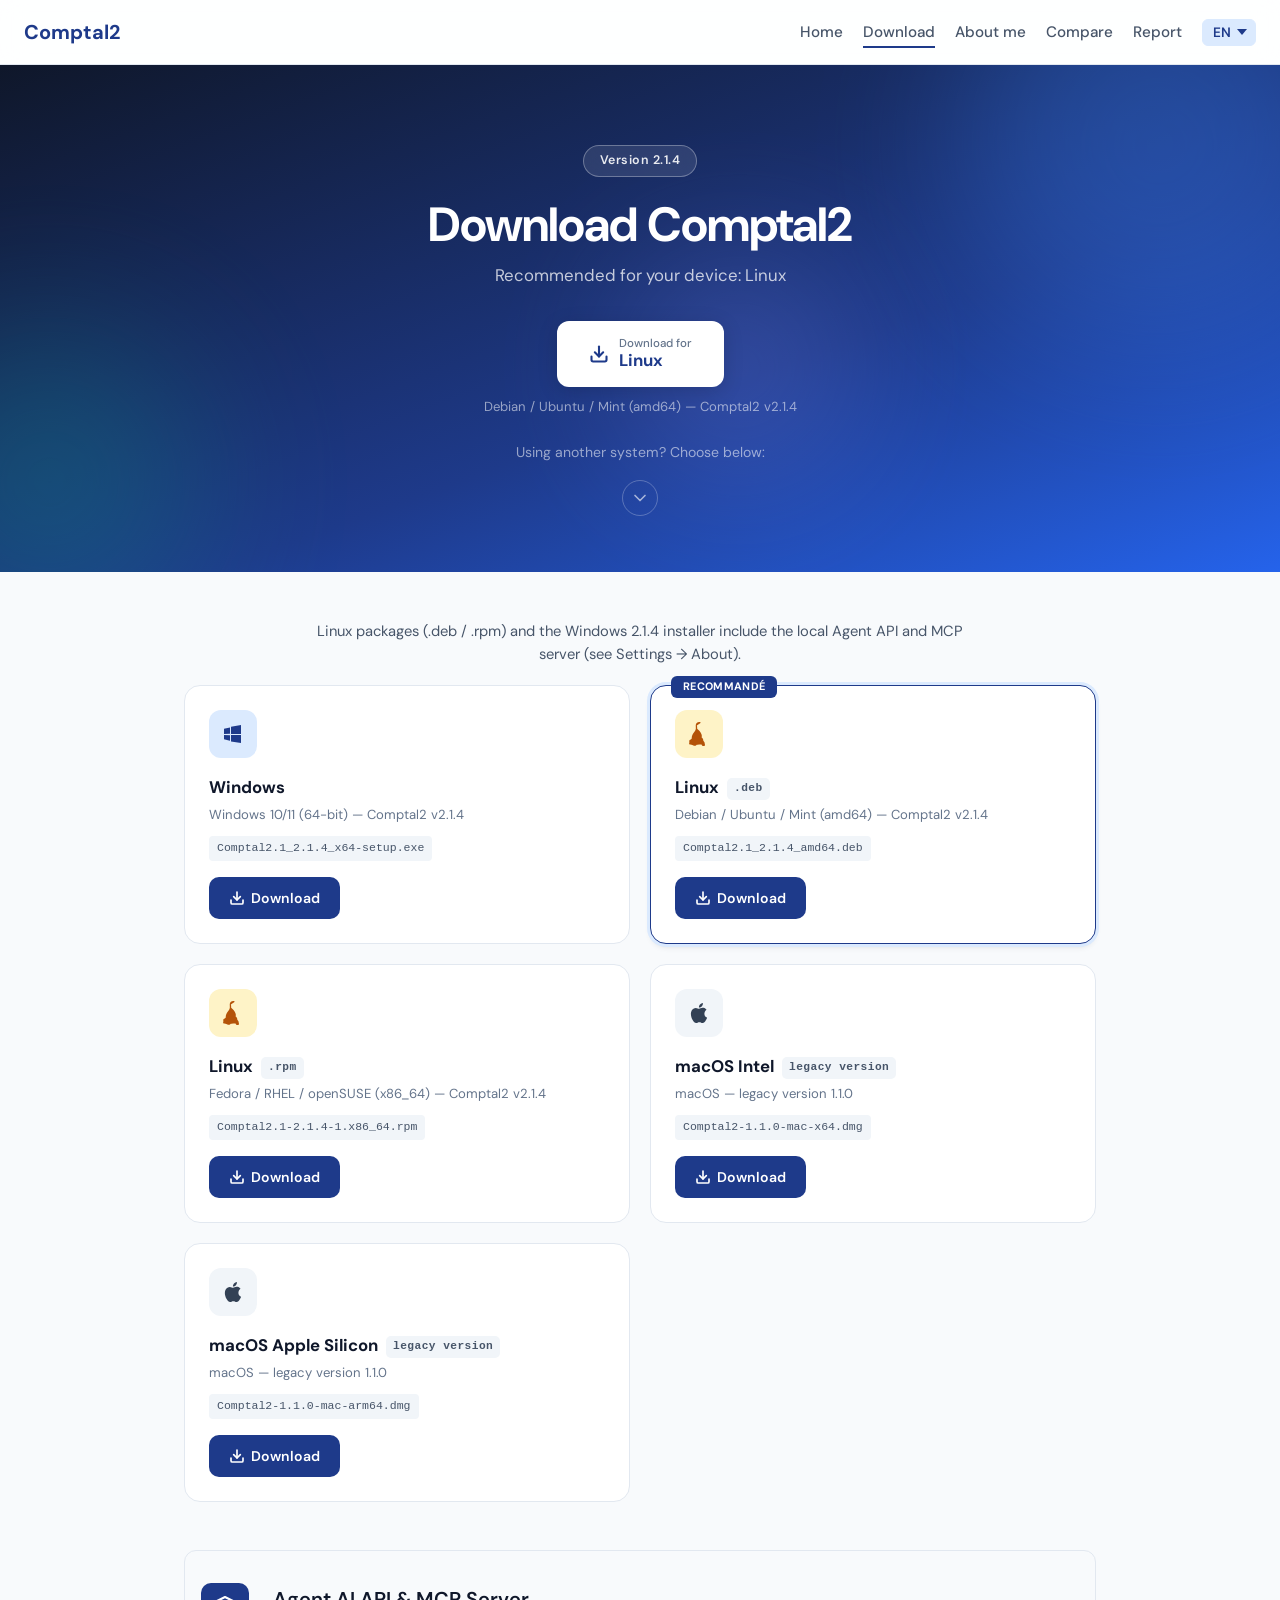
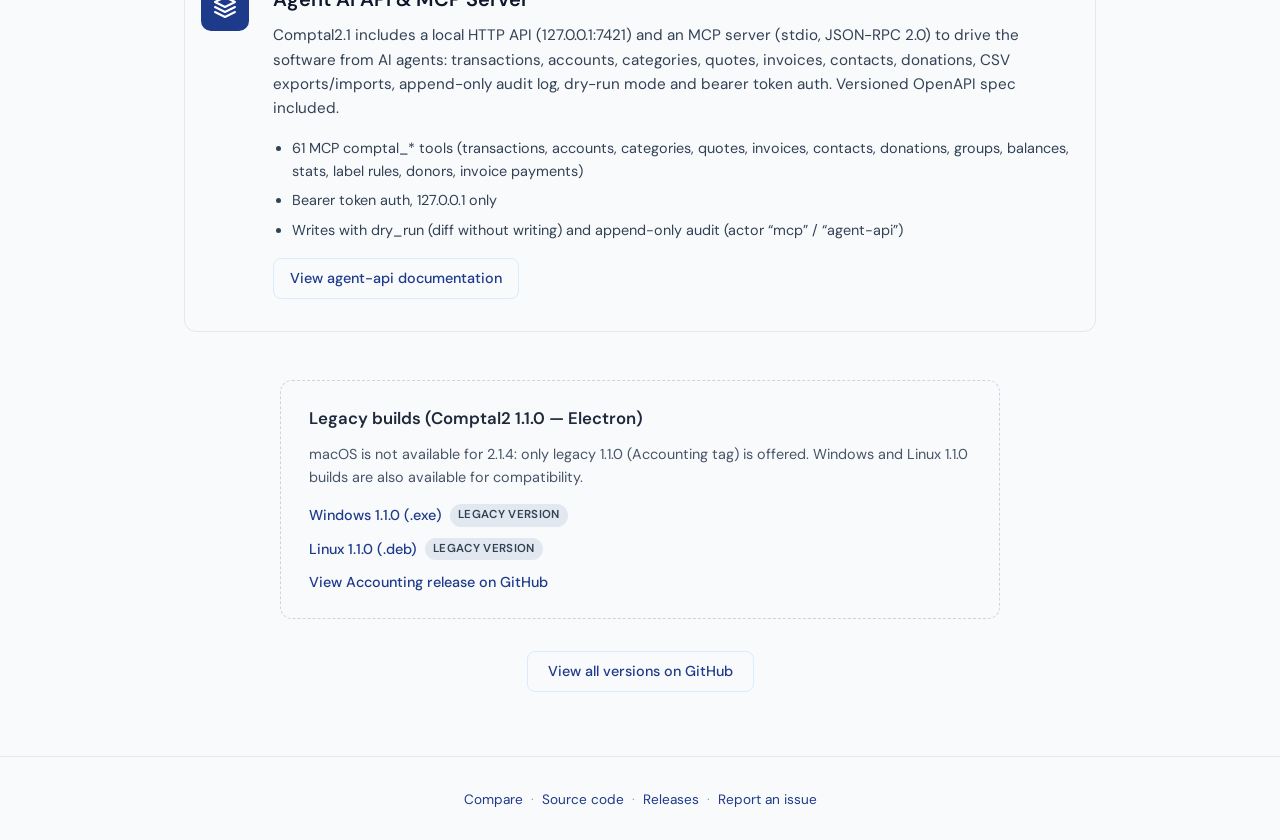
<file: public/download.html>
<!DOCTYPE html>
<html lang="fr">
<head>
  <meta charset="UTF-8">
  <meta name="viewport" content="width=device-width, initial-scale=1.0">
  <title>Télécharger Comptal2 — Logiciel de comptabilité</title>
  <link rel="canonical" href="https://comptal2.org/download.html">
  <meta property="og:url" content="https://comptal2.org/download.html">
  <meta property="og:site_name" content="Comptal2">
  <meta property="og:title" content="Télécharger Comptal2 — Logiciel de comptabilité">
  <meta property="og:type" content="website">
  <meta property="og:locale" content="fr_FR">
  <meta name="description" content="Téléchargez Comptal2 pour Windows ou Linux — .exe, .deb ou .rpm. Version 2.1.4, logiciel de comptabilité open source gratuit. Inclut l'API agents IA locale et le serveur MCP. macOS : ancienne version 1.1.0 uniquement.">
  <meta property="og:description" content="Téléchargez Comptal2 pour Windows, macOS ou Linux — logiciel de comptabilité open source gratuit avec API agents IA locale et serveur MCP.">
  <meta name="twitter:card" content="summary">
  <meta name="twitter:title" content="Télécharger Comptal2 — Logiciel de comptabilité">
  <meta name="twitter:description" content="Téléchargez Comptal2 pour Windows, macOS ou Linux — open source et gratuit.">
  <link rel="alternate" hreflang="fr" href="https://comptal2.org/download.html">
  <link rel="alternate" hreflang="en" href="https://comptal2.org/download.html">
  <link rel="alternate" hreflang="de" href="https://comptal2.org/download.html">
  <link rel="alternate" hreflang="x-default" href="https://comptal2.org/download.html">
  <link rel="preload" href="styles.css" as="style">
  <script type="application/ld+json">
  {
    "@context": "https://schema.org",
    "@type": "SoftwareApplication",
    "name": "Comptal2",
    "applicationCategory": "BusinessApplication",
    "operatingSystem": "Windows, Linux",
    "softwareVersion": "2.1.4",
    "url": "https://comptal2.org/download.html",
    "downloadUrl": "https://comptal2.org/download.html",
    "features": ["API agents IA locale", "Serveur MCP (Model Context Protocol)", "Import CSV/Excel", "Tableau de bord", "Finance global", "Facturation", "Dons associations"],
    "offers": { "@type": "Offer", "price": "0", "priceCurrency": "EUR" }
  }
  </script>
  <script src="site-config.js"></script>
  <link rel="preconnect" href="https://fonts.googleapis.com">
  <link rel="preconnect" href="https://fonts.gstatic.com" crossorigin>
  <link href="https://fonts.googleapis.com/css2?family=DM+Sans:wght@400;500;600;700&display=swap" rel="stylesheet">
  <link rel="stylesheet" href="styles.css">
</head>
<body>
  <nav class="nav">
    <a href="index.html" class="nav__logo">Comptal2</a>
    <div class="nav__links">
      <a href="index.html" data-i18n="nav.home">Accueil</a>
      <a href="download.html" class="nav__link--active" data-i18n="nav.download">Télécharger</a>
      <a href="qui-je-suis.html" data-i18n="nav.about">Qui je suis</a>
      <a href="comparatif.html" data-i18n="nav.compare">Comparatif</a>
      <a href="signaler.html" data-i18n="nav.report">Signaler</a>
      <select id="lang-switcher" class="lang-switcher" aria-label="Language">
        <option value="fr">FR</option>
        <option value="en">EN</option>
        <option value="de">DE</option>
      </select>
    </div>
  </nav>

  <main class="download-page">

    <!-- Hero with animated background -->
    <section class="dl-hero">
      <div class="dl-hero__bg" aria-hidden="true">
        <div class="dl-hero__orb dl-hero__orb--1"></div>
        <div class="dl-hero__orb dl-hero__orb--2"></div>
        <div class="dl-hero__orb dl-hero__orb--3"></div>
      </div>
      <div class="dl-hero__content">
        <span class="dl-hero__badge" data-i18n="dl.version">Version 2.1.4</span>
        <h1 class="dl-hero__title" data-i18n="dl.title">Téléchargez Comptal2</h1>
        <p class="dl-hero__subtitle" id="detected-text" data-i18n="dl.detecting">Détection de votre appareil en cours…</p>

        <div class="dl-hero__cta" id="download-recommended">
          <a href="#" class="dl-hero__btn" id="recommended-btn" download>
            <svg class="dl-hero__btn-icon" width="20" height="20" viewBox="0 0 24 24" fill="none" stroke="currentColor" stroke-width="2.5" stroke-linecap="round" stroke-linejoin="round">
              <path d="M21 15v4a2 2 0 0 1-2 2H5a2 2 0 0 1-2-2v-4"/><polyline points="7 10 12 15 17 10"/><line x1="12" y1="15" x2="12" y2="3"/>
            </svg>
            <span>
              <span class="dl-hero__btn-label" data-i18n="dl.downloadFor">Télécharger pour</span>
              <span class="dl-hero__btn-platform" id="recommended-label" data-i18n="dl.yourPlatform">votre plateforme</span>
            </span>
          </a>
          <p class="dl-hero__meta" id="recommended-platform">—</p>
        </div>

        <p class="dl-hero__alt" data-i18n="dl.altText">Utilisez un autre système ? Choisissez ci-dessous :</p>
        <a href="#platforms" class="dl-hero__scroll-hint" aria-label="Voir les plateformes">
          <svg width="20" height="20" viewBox="0 0 24 24" fill="none" stroke="currentColor" stroke-width="2" stroke-linecap="round" stroke-linejoin="round"><polyline points="6 9 12 15 18 9"/></svg>
        </a>
      </div>
    </section>

    <!-- Platform cards -->
    <section class="dl-platforms" id="platforms">
      <p class="dl-platforms__note reveal" data-i18n="dl.linuxRefresh">Les paquets Linux (.deb / .rpm) et l’installateur Windows 2.1.4 incluent l’API agents locale et le serveur MCP (doc dans Paramètres → Info).</p>
      <div class="dl-platforms__grid" id="download-options">

        <article class="dl-card reveal" data-platform="windows" data-url="https://github.com/AllData-Allergen/Comptal2/releases/download/v2.1.4/Comptal2.1_2.1.4_x64-setup.exe" data-file="Comptal2.1_2.1.4_x64-setup.exe">
          <div class="dl-card__icon-wrap dl-card__icon-wrap--blue">
            <svg class="dl-card__icon" viewBox="0 0 24 24" fill="currentColor"><path d="M3 12V6.75L9 5.43v6.28L3 12zm7-7.17L20 3v9h-10V4.83zM20 13v8l-10-1.5V13H20zM9 13.29v5.5L3 17.25V13l6 .29z"/></svg>
          </div>
          <div class="dl-card__body">
            <h3 class="dl-card__title">Windows</h3>
            <p class="dl-card__desc">Windows 10/11 (64-bit) — Comptal2 v2.1.4</p>
            <span class="dl-card__file">Comptal2.1_2.1.4_x64-setup.exe</span>
          </div>
          <a href="https://github.com/AllData-Allergen/Comptal2/releases/download/v2.1.4/Comptal2.1_2.1.4_x64-setup.exe" class="dl-card__btn" download>
            <svg width="16" height="16" viewBox="0 0 24 24" fill="none" stroke="currentColor" stroke-width="2.5" stroke-linecap="round" stroke-linejoin="round"><path d="M21 15v4a2 2 0 0 1-2 2H5a2 2 0 0 1-2-2v-4"/><polyline points="7 10 12 15 17 10"/><line x1="12" y1="15" x2="12" y2="3"/></svg>
            <span data-i18n="dl.downloadBtn">Télécharger</span>
          </a>
        </article>

        <article class="dl-card reveal" data-platform="linux" data-url="https://github.com/AllData-Allergen/Comptal2/releases/download/v2.1.4/Comptal2.1_2.1.4_amd64.deb" data-file="Comptal2.1_2.1.4_amd64.deb">
          <div class="dl-card__icon-wrap dl-card__icon-wrap--orange">
            <svg class="dl-card__icon" viewBox="0 0 24 24" fill="currentColor"><path d="M12.504 0c-.155 0-.315.008-.48.021-4.226.333-3.105 4.807-3.17 6.298-.076 1.092-.3 1.953-1.05 3.02-.885 1.051-2.127 2.75-2.716 4.521-.278.832-.41 1.684-.287 2.489a.424.424 0 0 0-.11.135c-.26.268-.45.6-.663.839-.199.199-.485.267-.797.4-.313.136-.658.269-.864.68-.09.189-.136.394-.132.602 0 .199.027.4.055.536.058.399.116.728.04.97-.249.68-.28 1.145-.106 1.484.174.334.535.47.94.601.81.2 1.91.135 2.774.6.926.466 1.866.67 2.616.47.526-.116.97-.464 1.208-.946.587-.003 1.23-.269 2.26-.334.699-.058 1.574.267 2.577.2.025.134.063.198.114.333l.003.003c.391.778 1.113 1.368 1.884 1.43.39.03.8-.066 1.109-.264.04-.268.061-.536.035-.804a.62.62 0 0 0 .055-.168c.087-.233.166-.602.157-.87-.007-.268-.092-.4-.2-.467-.068-.199-.179-.602-.136-.735a.7.7 0 0 0-.032-.298 8.13 8.13 0 0 0-.145-.602c-.088-.2-.253-.333-.376-.467-.22-.265-.465-.469-.6-.67-.135-.199-.174-.334-.14-.467 0-.168-.042-.464-.183-.97-.218-.737-.556-1.345-1.065-1.816a9.03 9.03 0 0 0-.395-.337c.08-.868.276-1.886-.13-2.922-.93-2.386-2.3-3.894-3.33-4.69-.398-.266-.728-.534-.862-.736-.134-.198-.2-.466-.2-.862 0-.868.006-1.87-.3-2.786C14.94.98 13.806.003 12.504 0z"/></svg>
          </div>
          <div class="dl-card__body">
            <h3 class="dl-card__title">Linux <span class="dl-card__badge">.deb</span></h3>
            <p class="dl-card__desc">Debian / Ubuntu / Mint (amd64) — Comptal2 v2.1.4</p>
            <span class="dl-card__file">Comptal2.1_2.1.4_amd64.deb</span>
          </div>
          <a href="https://github.com/AllData-Allergen/Comptal2/releases/download/v2.1.4/Comptal2.1_2.1.4_amd64.deb" class="dl-card__btn" download>
            <svg width="16" height="16" viewBox="0 0 24 24" fill="none" stroke="currentColor" stroke-width="2.5" stroke-linecap="round" stroke-linejoin="round"><path d="M21 15v4a2 2 0 0 1-2 2H5a2 2 0 0 1-2-2v-4"/><polyline points="7 10 12 15 17 10"/><line x1="12" y1="15" x2="12" y2="3"/></svg>
            <span data-i18n="dl.downloadBtn">Télécharger</span>
          </a>
        </article>

        <article class="dl-card reveal" data-platform="linux-rpm" data-url="https://github.com/AllData-Allergen/Comptal2/releases/download/v2.1.4/Comptal2.1-2.1.4-1.x86_64.rpm" data-file="Comptal2.1-2.1.4-1.x86_64.rpm">
          <div class="dl-card__icon-wrap dl-card__icon-wrap--orange">
            <svg class="dl-card__icon" viewBox="0 0 24 24" fill="currentColor"><path d="M12.504 0c-.155 0-.315.008-.48.021-4.226.333-3.105 4.807-3.17 6.298-.076 1.092-.3 1.953-1.05 3.02-.885 1.051-2.127 2.75-2.716 4.521-.278.832-.41 1.684-.287 2.489a.424.424 0 0 0-.11.135c-.26.268-.45.6-.663.839-.199.199-.485.267-.797.4-.313.136-.658.269-.864.68-.09.189-.136.394-.132.602 0 .199.027.4.055.536.058.399.116.728.04.97-.249.68-.28 1.145-.106 1.484.174.334.535.47.94.601.81.2 1.91.135 2.774.6.926.466 1.866.67 2.616.47.526-.116.97-.464 1.208-.946.587-.003 1.23-.269 2.26-.334.699-.058 1.574.267 2.577.2.025.134.063.198.114.333l.003.003c.391.778 1.113 1.368 1.884 1.43.39.03.8-.066 1.109-.264.04-.268.061-.536.035-.804a.62.62 0 0 0 .055-.168c.087-.233.166-.602.157-.87-.007-.268-.092-.4-.2-.467-.068-.199-.179-.602-.136-.735a.7.7 0 0 0-.032-.298 8.13 8.13 0 0 0-.145-.602c-.088-.2-.253-.333-.376-.467-.22-.265-.465-.469-.6-.67-.135-.199-.174-.334-.14-.467 0-.168-.042-.464-.183-.97-.218-.737-.556-1.345-1.065-1.816a9.03 9.03 0 0 0-.395-.337c.08-.868.276-1.886-.13-2.922-.93-2.386-2.3-3.894-3.33-4.69-.398-.266-.728-.534-.862-.736-.134-.198-.2-.466-.2-.862 0-.868.006-1.87-.3-2.786C14.94.98 13.806.003 12.504 0z"/></svg>
          </div>
          <div class="dl-card__body">
            <h3 class="dl-card__title">Linux <span class="dl-card__badge">.rpm</span></h3>
            <p class="dl-card__desc">Fedora / RHEL / openSUSE (x86_64) — Comptal2 v2.1.4</p>
            <span class="dl-card__file">Comptal2.1-2.1.4-1.x86_64.rpm</span>
          </div>
          <a href="https://github.com/AllData-Allergen/Comptal2/releases/download/v2.1.4/Comptal2.1-2.1.4-1.x86_64.rpm" class="dl-card__btn" download>
            <svg width="16" height="16" viewBox="0 0 24 24" fill="none" stroke="currentColor" stroke-width="2.5" stroke-linecap="round" stroke-linejoin="round"><path d="M21 15v4a2 2 0 0 1-2 2H5a2 2 0 0 1-2-2v-4"/><polyline points="7 10 12 15 17 10"/><line x1="12" y1="15" x2="12" y2="3"/></svg>
            <span data-i18n="dl.downloadBtn">Télécharger</span>
          </a>
        </article>

        <article class="dl-card reveal" data-platform="macos-intel" data-url="https://github.com/LeopaulV/Comptal2/releases/download/Accounting/Comptal2-1.1.0-mac-x64.dmg" data-file="Comptal2-1.1.0-mac-x64.dmg">
          <div class="dl-card__icon-wrap dl-card__icon-wrap--gray">
            <svg class="dl-card__icon" viewBox="0 0 24 24" fill="currentColor"><path d="M18.71 19.5c-.83 1.24-1.71 2.45-3.05 2.47-1.34.03-1.77-.79-3.29-.79-1.53 0-2 .77-3.27.82-1.31.05-2.3-1.32-3.14-2.53C4.25 17 2.94 12.45 4.7 9.39c.87-1.52 2.43-2.48 4.12-2.51 1.28-.02 2.5.87 3.29.87.78 0 2.26-1.07 3.8-.91.65.03 2.47.26 3.64 1.98-.09.06-2.17 1.28-2.15 3.81.03 3.02 2.65 4.03 2.68 4.04-.03.07-.42 1.44-1.38 2.83M13 3.5c.73-.83 1.94-1.46 2.94-1.5.13 1.17-.34 2.35-1.04 3.19-.69.85-1.83 1.51-2.95 1.42-.15-1.15.41-2.35 1.05-3.11z"/></svg>
          </div>
          <div class="dl-card__body">
            <h3 class="dl-card__title">macOS Intel <span class="dl-card__badge" data-i18n="dl.legacyBadge">ancienne version</span></h3>
            <p class="dl-card__desc" data-i18n="dl.legacyMac">macOS — ancienne version 1.1.0</p>
            <span class="dl-card__file">Comptal2-1.1.0-mac-x64.dmg</span>
          </div>
          <a href="https://github.com/LeopaulV/Comptal2/releases/download/Accounting/Comptal2-1.1.0-mac-x64.dmg" class="dl-card__btn" download>
            <svg width="16" height="16" viewBox="0 0 24 24" fill="none" stroke="currentColor" stroke-width="2.5" stroke-linecap="round" stroke-linejoin="round"><path d="M21 15v4a2 2 0 0 1-2 2H5a2 2 0 0 1-2-2v-4"/><polyline points="7 10 12 15 17 10"/><line x1="12" y1="15" x2="12" y2="3"/></svg>
            <span data-i18n="dl.downloadBtn">Télécharger</span>
          </a>
        </article>

        <article class="dl-card reveal" data-platform="macos-arm" data-url="https://github.com/LeopaulV/Comptal2/releases/download/Accounting/Comptal2-1.1.0-mac-arm64.dmg" data-file="Comptal2-1.1.0-mac-arm64.dmg">
          <div class="dl-card__icon-wrap dl-card__icon-wrap--gray">
            <svg class="dl-card__icon" viewBox="0 0 24 24" fill="currentColor"><path d="M18.71 19.5c-.83 1.24-1.71 2.45-3.05 2.47-1.34.03-1.77-.79-3.29-.79-1.53 0-2 .77-3.27.82-1.31.05-2.3-1.32-3.14-2.53C4.25 17 2.94 12.45 4.7 9.39c.87-1.52 2.43-2.48 4.12-2.51 1.28-.02 2.5.87 3.29.87.78 0 2.26-1.07 3.8-.91.65.03 2.47.26 3.64 1.98-.09.06-2.17 1.28-2.15 3.81.03 3.02 2.65 4.03 2.68 4.04-.03.07-.42 1.44-1.38 2.83M13 3.5c.73-.83 1.94-1.46 2.94-1.5.13 1.17-.34 2.35-1.04 3.19-.69.85-1.83 1.51-2.95 1.42-.15-1.15.41-2.35 1.05-3.11z"/></svg>
          </div>
          <div class="dl-card__body">
            <h3 class="dl-card__title">macOS Apple Silicon <span class="dl-card__badge" data-i18n="dl.legacyBadge">ancienne version</span></h3>
            <p class="dl-card__desc" data-i18n="dl.legacyMac">macOS — ancienne version 1.1.0</p>
            <span class="dl-card__file">Comptal2-1.1.0-mac-arm64.dmg</span>
          </div>
          <a href="https://github.com/LeopaulV/Comptal2/releases/download/Accounting/Comptal2-1.1.0-mac-arm64.dmg" class="dl-card__btn" download>
            <svg width="16" height="16" viewBox="0 0 24 24" fill="none" stroke="currentColor" stroke-width="2.5" stroke-linecap="round" stroke-linejoin="round"><path d="M21 15v4a2 2 0 0 1-2 2H5a2 2 0 0 1-2-2v-4"/><polyline points="7 10 12 15 17 10"/><line x1="12" y1="15" x2="12" y2="3"/></svg>
            <span data-i18n="dl.downloadBtn">Télécharger</span>
          </a>
        </article>

      </div>

      <!-- API Agents IA & Serveur MCP -->
      <section class="dl-mcp reveal" id="mcp">
        <div class="dl-mcp__card">
          <div class="dl-mcp__icon-wrap">
            <svg viewBox="0 0 24 24" fill="none" stroke="currentColor" stroke-width="2" stroke-linecap="round" stroke-linejoin="round"><path d="M12 2L2 7l10 5 10-5-10-5z"/><path d="M2 17l10 5 10-5"/><path d="M2 12l10 5 10-5"/></svg>
          </div>
          <div class="dl-mcp__body">
            <h3 class="dl-mcp__title" data-i18n="dl.mcpTitle">API Agents IA &amp; Serveur MCP</h3>
            <p class="dl-mcp__desc" data-i18n="dl.mcpDesc">Comptal2.1 inclut une API HTTP locale (127.0.0.1:7421) et un serveur MCP (stdio, JSON-RPC 2.0) pour piloter le logiciel par des agents IA : transactions, comptes, catégories, devis, factures, contacts, dons, exports/imports CSV, journal d'audit append-only, mode dry-run et authentification par jeton. Spéc OpenAPI versionnée incluse.</p>
            <ul class="dl-mcp__list">
              <li data-i18n="dl.mcpItem1">61 outils MCP comptal_* (transactions, comptes, catégories, devis, factures, contacts, dons, regroupements, soldes, stats, label rules, donateurs, paiements factures)</li>
              <li data-i18n="dl.mcpItem2">Authentification par jeton Bearer, écoute 127.0.0.1 uniquement</li>
              <li data-i18n="dl.mcpItem3">Écritures avec dry_run (diff sans écriture) et audit append-only (acteur "mcp" / "agent-api")</li>
            </ul>
            <a href="https://github.com/AllData-Allergen/Comptal2/tree/main/agent-api" class="dl-mcp__btn" target="_blank" rel="noopener noreferrer" data-i18n="dl.mcpBtn">Voir la documentation agent-api</a>
          </div>
        </div>
      </section>

      <section class="dl-legacy reveal" id="legacy">
        <h2 class="dl-legacy__title" data-i18n="dl.legacyTitle">Anciennes versions (Comptal2 1.1.0 — Electron)</h2>
        <p class="dl-legacy__intro" data-i18n="dl.legacyIntro">macOS n’est pas disponible en 2.1.4 : seule l’ancienne version 1.1.0 (tag Accounting) est proposée. Des binaires Windows et Linux 1.1.0 existent aussi pour compatibilité.</p>
        <ul class="dl-legacy__links">
          <li>
            <a href="https://github.com/LeopaulV/Comptal2/releases/download/Accounting/Comptal2-1.1.0-win-x64.exe" download>Windows 1.1.0 (.exe)</a>
            <span class="dl-legacy__badge" data-i18n="dl.legacyBadge">ancienne version</span>
          </li>
          <li>
            <a href="https://github.com/LeopaulV/Comptal2/releases/download/Accounting/Comptal2-1.1.0-linux-amd64.deb" download>Linux 1.1.0 (.deb)</a>
            <span class="dl-legacy__badge" data-i18n="dl.legacyBadge">ancienne version</span>
          </li>
          <li>
            <a href="https://github.com/LeopaulV/Comptal2/releases/tag/Accounting" target="_blank" rel="noopener noreferrer" data-i18n="dl.legacyLink">Voir la release Accounting sur GitHub</a>
          </li>
        </ul>
      </section>

      <div class="dl-platforms__footer">
        <a href="https://github.com/AllData-Allergen/Comptal2/releases" target="_blank" rel="noopener noreferrer" class="dl-platforms__all-link" data-i18n="dl.allVersions">
          Voir toutes les versions sur GitHub
        </a>
      </div>
    </section>

  </main>

  <footer class="footer">
    <a href="comparatif.html" data-i18n="nav.compare">Comparatif</a>
    <span class="footer__sep">·</span>
    <a href="https://github.com/AllData-Allergen/Comptal2" target="_blank" rel="noopener noreferrer" data-i18n="footer.source">Code source</a>
    <span class="footer__sep">·</span>
    <a href="https://github.com/AllData-Allergen/Comptal2/releases" target="_blank" rel="noopener noreferrer" data-i18n="footer.releases">Releases</a>
    <span class="footer__sep">·</span>
    <a href="https://github.com/AllData-Allergen/Comptal2/issues" target="_blank" rel="noopener noreferrer" data-i18n="footer.issues">Signaler un problème</a>
  </footer>

  <script src="i18n.js" defer></script>
  <script src="script.js" defer></script>
  <script src="download.js" defer></script>
</body>
</html>
</file>
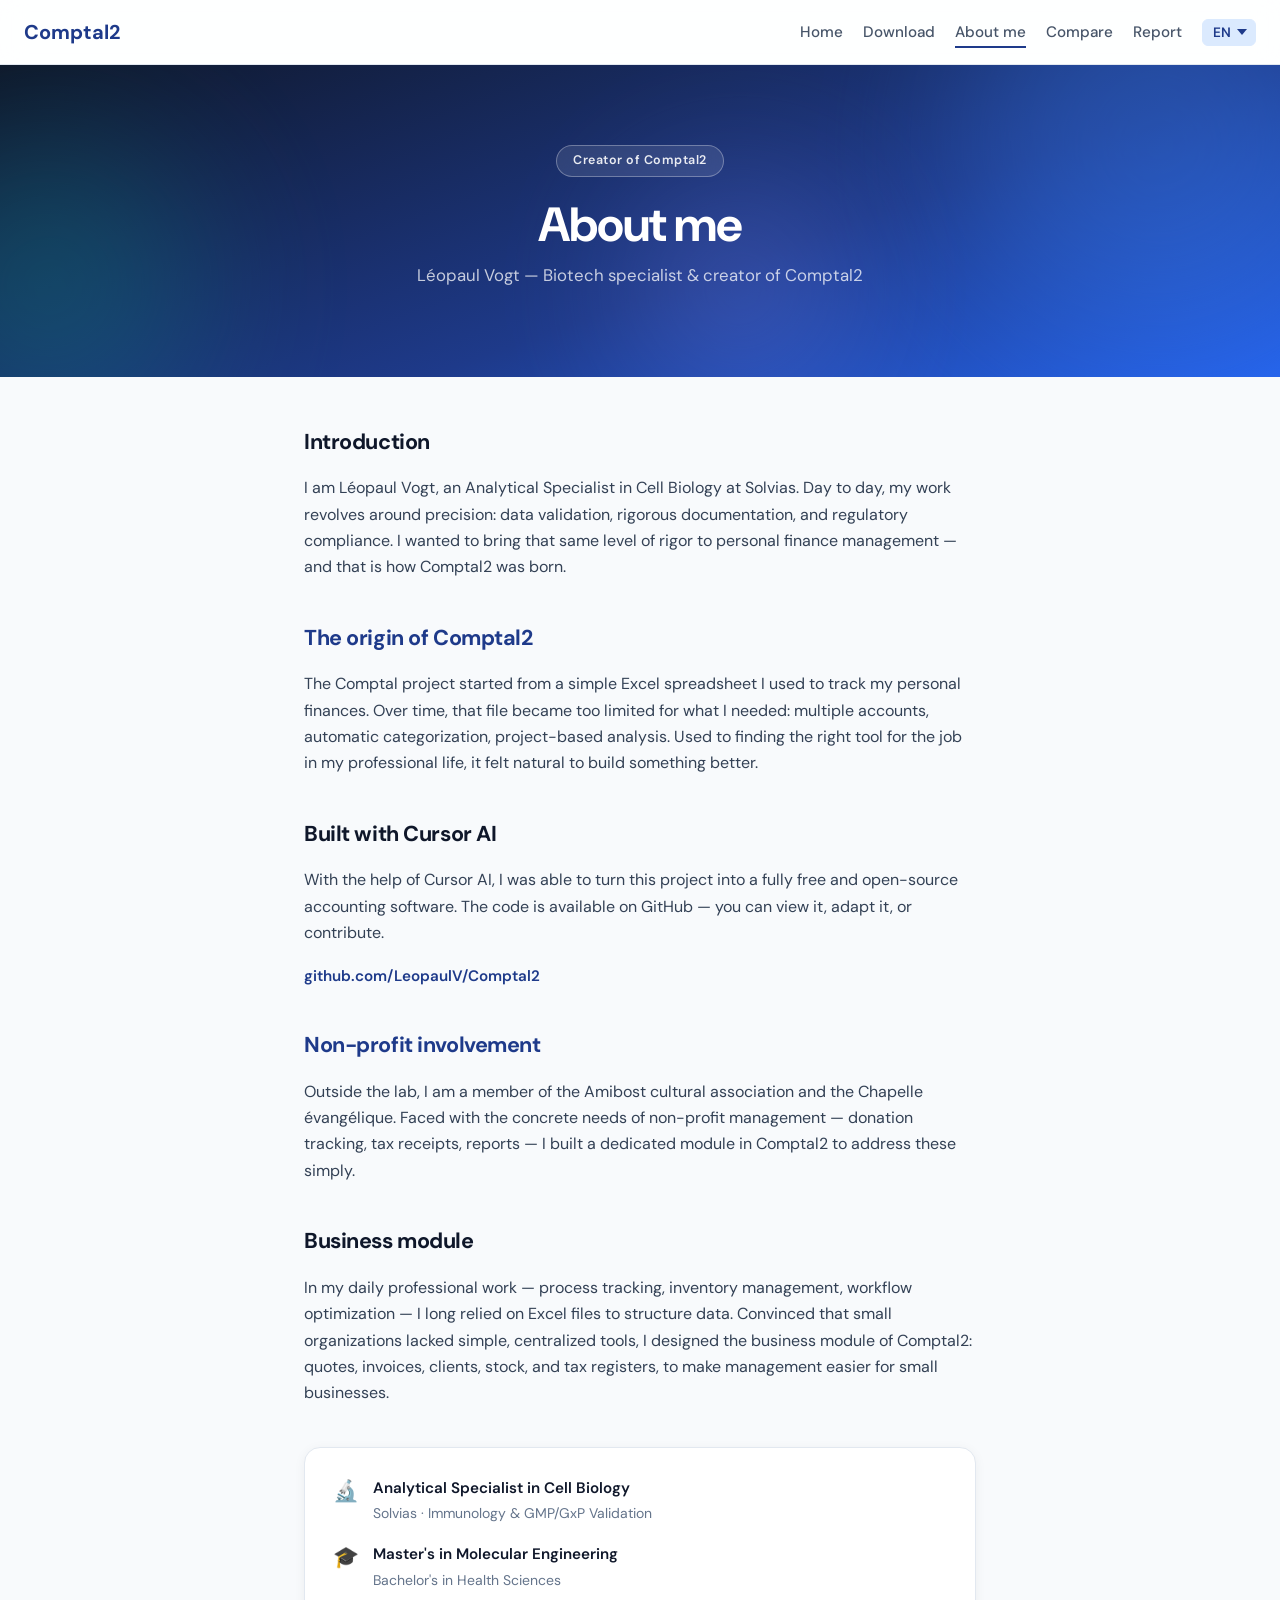
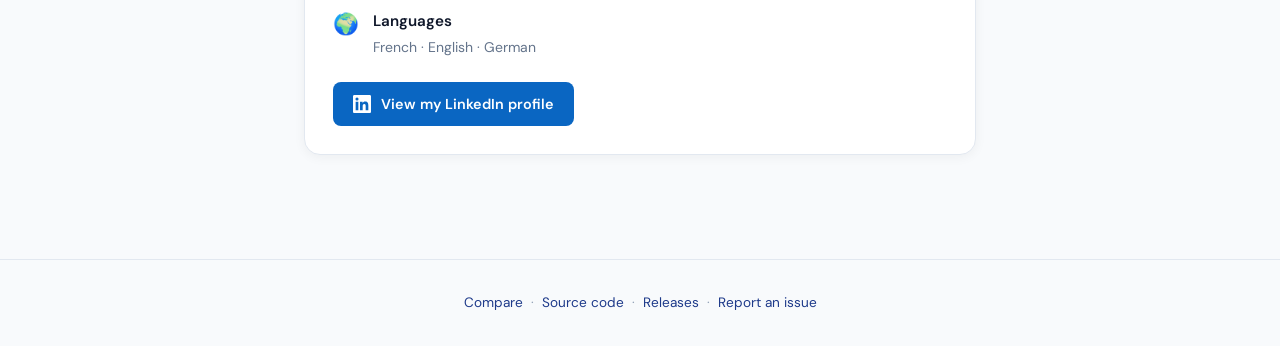
<file: public/qui-je-suis.html>
<!DOCTYPE html>
<html lang="fr">
<head>
  <meta charset="UTF-8">
  <meta name="viewport" content="width=device-width, initial-scale=1.0">
  <title>Qui je suis — Léopaul Vogt, créateur de Comptal2</title>
  <link rel="canonical" href="https://comptal2.org/qui-je-suis.html">
  <meta property="og:url" content="https://comptal2.org/qui-je-suis.html">
  <meta property="og:site_name" content="Comptal2">
  <meta property="og:title" content="Qui je suis — Léopaul Vogt, créateur de Comptal2">
  <meta property="og:type" content="website">
  <meta property="og:locale" content="fr_FR">
  <meta name="description" content="Léopaul Vogt, créateur de Comptal2 — parcours, genèse du logiciel open source de comptabilité et liens vers le dépôt GitHub.">
  <meta property="og:description" content="Léopaul Vogt, créateur de Comptal2 — open source, comptabilité moderne pour freelances et associations.">
  <meta name="twitter:card" content="summary">
  <meta name="twitter:title" content="Qui je suis — Léopaul Vogt, créateur de Comptal2">
  <meta name="twitter:description" content="Parcours et genèse de Comptal2, logiciel de comptabilité open source.">
  <link rel="alternate" hreflang="fr" href="https://comptal2.org/qui-je-suis.html">
  <link rel="alternate" hreflang="en" href="https://comptal2.org/qui-je-suis.html">
  <link rel="alternate" hreflang="de" href="https://comptal2.org/qui-je-suis.html">
  <link rel="alternate" hreflang="x-default" href="https://comptal2.org/qui-je-suis.html">
  <link rel="preload" href="styles.css" as="style">
  <script src="site-config.js"></script>
  <link rel="preconnect" href="https://fonts.googleapis.com">
  <link rel="preconnect" href="https://fonts.gstatic.com" crossorigin>
  <link href="https://fonts.googleapis.com/css2?family=DM+Sans:wght@400;500;600;700&display=swap" rel="stylesheet">
  <link rel="stylesheet" href="styles.css">
</head>
<body>
  <nav class="nav">
    <a href="index.html" class="nav__logo">Comptal2</a>
    <div class="nav__links">
      <a href="index.html" data-i18n="nav.home">Accueil</a>
      <a href="download.html" data-i18n="nav.download">Télécharger</a>
      <a href="qui-je-suis.html" class="nav__link--active" data-i18n="nav.about">Qui je suis</a>
      <a href="comparatif.html" data-i18n="nav.compare">Comparatif</a>
      <a href="signaler.html" data-i18n="nav.report">Signaler</a>
      <select id="lang-switcher" class="lang-switcher" aria-label="Language">
        <option value="fr">FR</option>
        <option value="en">EN</option>
        <option value="de">DE</option>
      </select>
    </div>
  </nav>

  <main class="about-page">

    <section class="dl-hero">
      <div class="dl-hero__bg" aria-hidden="true">
        <div class="dl-hero__orb dl-hero__orb--1"></div>
        <div class="dl-hero__orb dl-hero__orb--2"></div>
        <div class="dl-hero__orb dl-hero__orb--3"></div>
      </div>
      <div class="dl-hero__content">
        <span class="dl-hero__badge" data-i18n="about.badge">Créateur de Comptal2</span>
        <h1 class="dl-hero__title" data-i18n="about.heroTitle">Qui je suis</h1>
        <p class="dl-hero__subtitle" data-i18n="about.heroSubtitle">Léopaul Vogt — Spécialiste en biotechnologie & créateur de Comptal2</p>
      </div>
    </section>

    <div class="about-content">

      <section class="about-section reveal">
        <h2 class="about-section__title" data-i18n="about.presentation.title">Présentation</h2>
        <p class="about-section__text" data-i18n="about.presentation.p1">Je suis <strong>Léopaul Vogt</strong>, spécialiste analytique en biologie cellulaire chez <strong>Solvias</strong>. Au quotidien, mon travail tourne autour de la précision : validation de données, rigueur documentaire et conformité réglementaire. C'est cette même exigence que j'ai voulu transposer à la gestion financière — et c'est ainsi qu'est né <strong>Comptal2</strong>.</p>
      </section>

      <section class="about-section about-section--alt reveal">
        <h2 class="about-section__title" data-i18n="about.origin.title">L'origine de Comptal2</h2>
        <p class="about-section__text" data-i18n="about.origin.p1">Le projet Comptal est né d'un simple <strong>tableau Excel</strong> que j'utilisais pour suivre mes finances personnelles. Au fil du temps, ce fichier est devenu trop restreint pour ce que je voulais faire : gérer plusieurs comptes, catégoriser automatiquement, analyser par projets et par périodes. Habitué dans mon travail à chercher les bons outils pour les bons besoins, il m'a semblé naturel de construire quelque chose de plus adapté.</p>
      </section>

      <section class="about-section reveal">
        <h2 class="about-section__title" data-i18n="about.development.title">Développé avec Cursor IA</h2>
        <p class="about-section__text" data-i18n="about.development.p1">Avec l'aide de <strong>Cursor IA</strong>, j'ai pu concrétiser ce projet et en faire un logiciel de comptabilité <strong>gratuit pour tous</strong> et <strong>open source</strong>. Le code est disponible sur GitHub — vous pouvez le consulter, l'adapter ou contribuer.</p>
        <p class="about-section__link-wrap">
          <a href="https://github.com/AllData-Allergen/Comptal2" target="_blank" rel="noopener noreferrer" class="about-section__link">github.com/LeopaulV/Comptal2</a>
        </p>
      </section>

      <section class="about-section about-section--alt reveal">
        <h2 class="about-section__title" data-i18n="about.association.title">Engagement associatif</h2>
        <p class="about-section__text" data-i18n="about.association.p1">En dehors du laboratoire, je suis membre de l'<strong>association culturelle Amibost</strong> et de la <strong>Chapelle évangélique</strong>. Confronté aux besoins concrets de gestion associative — suivi des dons, reçus fiscaux, bilans — j'ai développé dans Comptal2 un <strong>module dédié aux associations</strong> pour répondre à ces besoins simplement.</p>
      </section>

      <section class="about-section reveal">
        <h2 class="about-section__title" data-i18n="about.entreprise.title">Module entreprise</h2>
        <p class="about-section__text" data-i18n="about.entreprise.p1">Dans mon quotidien professionnel — suivi de processus, gestion d'inventaires, optimisation de flux — j'ai longtemps accumulé des <strong>fichiers Excel</strong> pour structurer mes données. Convaincu qu'il manquait des outils centralisés et accessibles pour les petites structures, j'ai conçu la <strong>partie entreprise</strong> de Comptal2 : devis, factures, clients, stock et registres fiscaux, pour faciliter la gestion des petites PME.</p>
      </section>

      <!-- Fiche synthétique -->
      <section class="about-profile reveal">
        <div class="about-profile__card">
          <div class="about-profile__item">
            <span class="about-profile__icon">🔬</span>
            <div class="about-profile__info">
              <strong data-i18n="about.profile.job">Spécialiste analytique en biologie cellulaire</strong>
              <span data-i18n="about.profile.company">Solvias · Immunologie & validation GMP/BPF</span>
            </div>
          </div>
          <div class="about-profile__item">
            <span class="about-profile__icon">🎓</span>
            <div class="about-profile__info">
              <strong data-i18n="about.profile.edu">Master en ingénierie moléculaire</strong>
              <span data-i18n="about.profile.edu2">Licence en sciences de la santé</span>
            </div>
          </div>
          <div class="about-profile__item">
            <span class="about-profile__icon">🌍</span>
            <div class="about-profile__info">
              <strong data-i18n="about.profile.lang">Langues</strong>
              <span data-i18n="about.profile.langValue">Français · Anglais · Allemand</span>
            </div>
          </div>
          <a href="https://www.linkedin.com/in/l%C3%A9opaul-vogt/" target="_blank" rel="noopener noreferrer" class="about-profile__linkedin">
            <svg width="18" height="18" viewBox="0 0 24 24" fill="currentColor" aria-hidden="true">
              <path d="M20.447 20.452h-3.554v-5.569c0-1.328-.027-3.037-1.852-3.037-1.853 0-2.136 1.445-2.136 2.939v5.667H9.351V9h3.414v1.561h.046c.477-.9 1.637-1.85 3.37-1.85 3.601 0 4.267 2.37 4.267 5.455v6.286zM5.337 7.433a2.062 2.062 0 0 1-2.063-2.065 2.064 2.064 0 1 1 2.063 2.065zm1.782 13.019H3.555V9h3.564v11.452zM22.225 0H1.771C.792 0 0 .774 0 1.729v20.542C0 23.227.792 24 1.771 24h20.451C23.2 24 24 23.227 24 22.271V1.729C24 .774 23.2 0 22.222 0h.003z"/>
            </svg>
            <span data-i18n="about.career.linkedin">Voir mon profil LinkedIn</span>
          </a>
        </div>
      </section>

    </div>

  </main>

  <footer class="footer">
    <a href="comparatif.html" data-i18n="nav.compare">Comparatif</a>
    <span class="footer__sep">·</span>
    <a href="https://github.com/AllData-Allergen/Comptal2" target="_blank" rel="noopener noreferrer" data-i18n="footer.source">Code source</a>
    <span class="footer__sep">·</span>
    <a href="https://github.com/AllData-Allergen/Comptal2/releases" target="_blank" rel="noopener noreferrer" data-i18n="footer.releases">Releases</a>
    <span class="footer__sep">·</span>
    <a href="https://github.com/AllData-Allergen/Comptal2/issues" target="_blank" rel="noopener noreferrer" data-i18n="footer.issues">Signaler un problème</a>
  </footer>

  <script src="i18n.js" defer></script>
  <script src="script.js" defer></script>
</body>
</html>
</file>
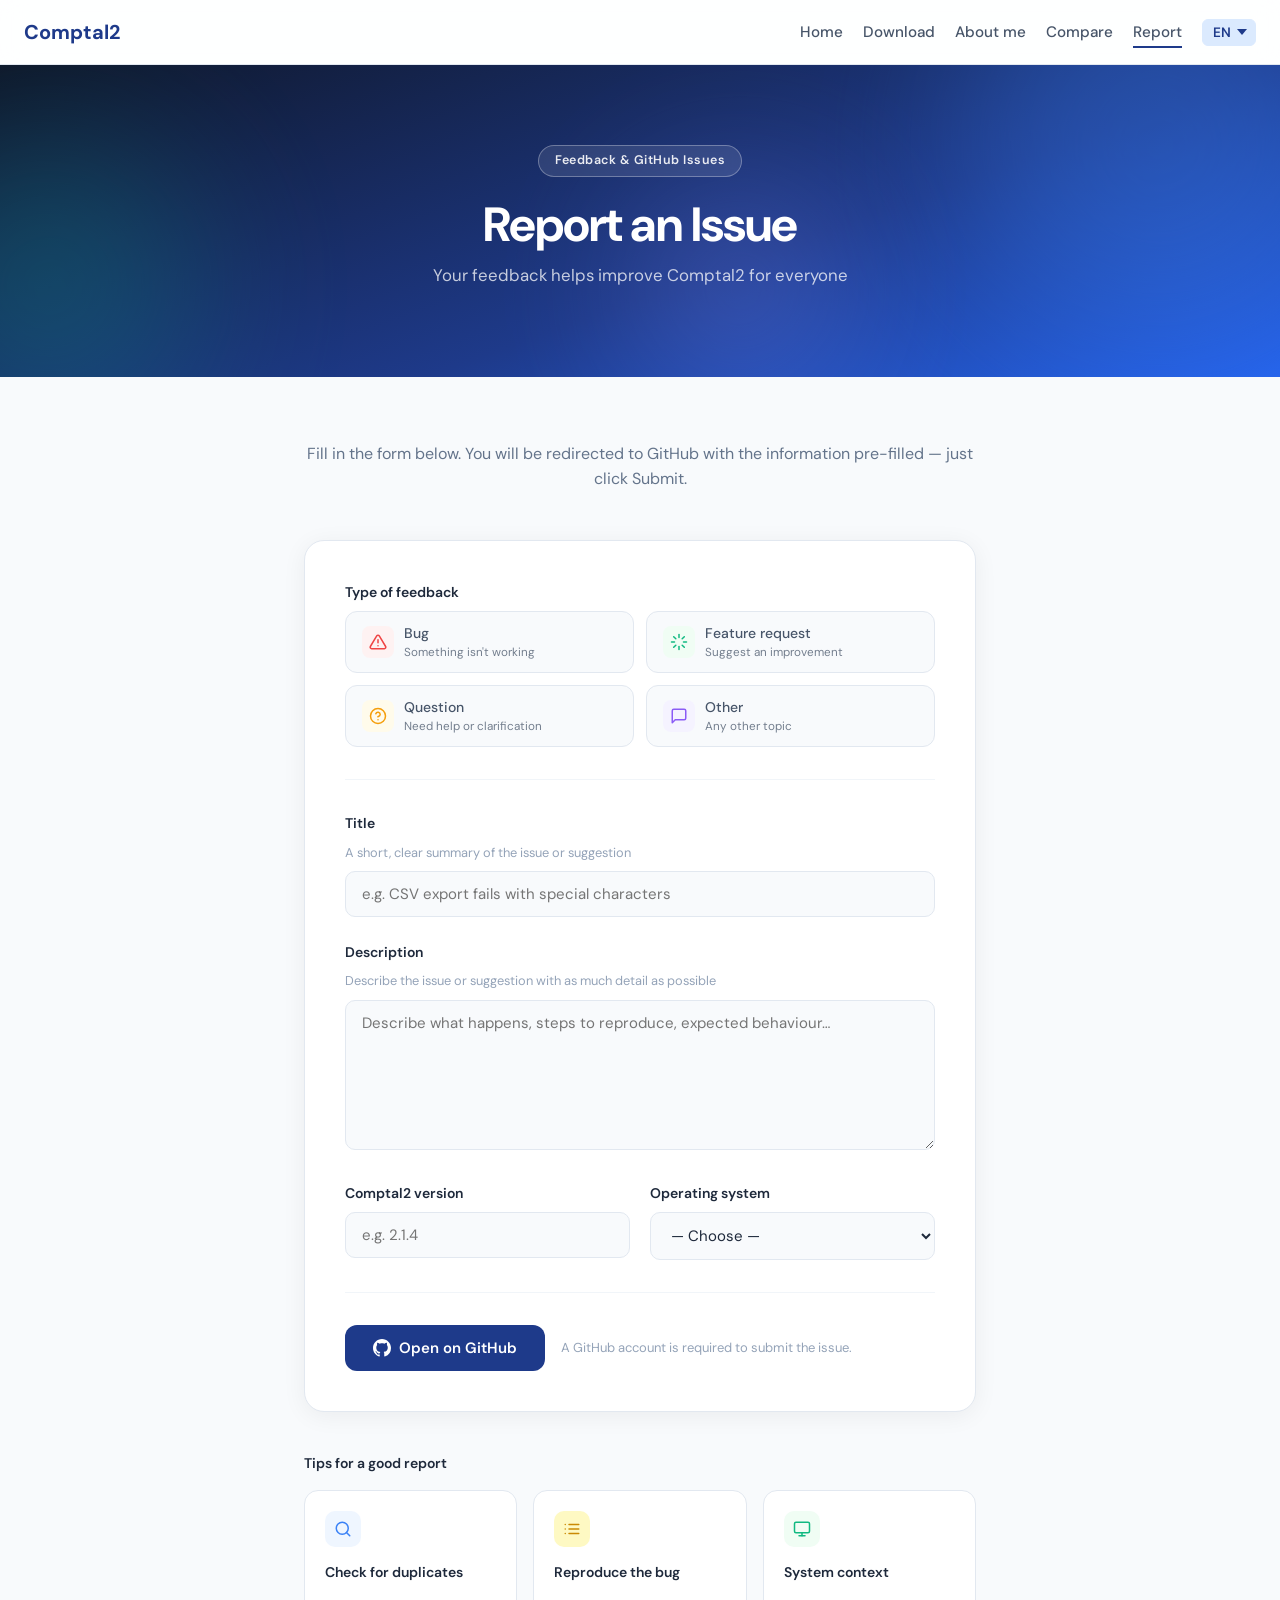
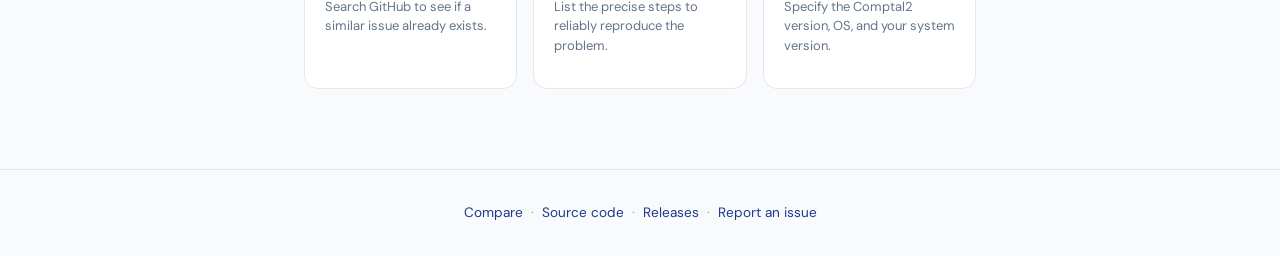
<file: public/signaler.html>
<!DOCTYPE html>
<html lang="fr">
<head>
  <meta charset="UTF-8">
  <meta name="viewport" content="width=device-width, initial-scale=1.0">
  <title>Signaler un problème — Comptal2</title>
  <link rel="canonical" href="https://comptal2.org/signaler.html">
  <meta property="og:url" content="https://comptal2.org/signaler.html">
  <meta property="og:site_name" content="Comptal2">
  <meta property="og:title" content="Signaler un problème — Comptal2">
  <meta property="og:type" content="website">
  <meta property="og:locale" content="fr_FR">
  <meta name="description" content="Signaler un bug ou une suggestion pour Comptal2 — redirection vers GitHub Issues avec formulaire prérempli.">
  <meta property="og:description" content="Signaler un bug ou une suggestion pour Comptal2 — via GitHub Issues.">
  <meta name="twitter:card" content="summary">
  <meta name="twitter:title" content="Signaler un problème — Comptal2">
  <meta name="twitter:description" content="Formulaire de retour et redirection vers GitHub Issues pour Comptal2.">
  <link rel="alternate" hreflang="fr" href="https://comptal2.org/signaler.html">
  <link rel="alternate" hreflang="en" href="https://comptal2.org/signaler.html">
  <link rel="alternate" hreflang="de" href="https://comptal2.org/signaler.html">
  <link rel="alternate" hreflang="x-default" href="https://comptal2.org/signaler.html">
  <link rel="preload" href="styles.css" as="style">
  <script src="site-config.js"></script>
  <link rel="preconnect" href="https://fonts.googleapis.com">
  <link rel="preconnect" href="https://fonts.gstatic.com" crossorigin>
  <link href="https://fonts.googleapis.com/css2?family=DM+Sans:wght@400;500;600;700&display=swap" rel="stylesheet">
  <link rel="stylesheet" href="styles.css">
  <style>
    /* ── Issue form page ── */
    .issue-page {
      min-height: 100vh;
    }

    .issue-content {
      max-width: 720px;
      margin: 0 auto;
      padding: 3rem 1.5rem 5rem;
    }

    .issue-intro {
      text-align: center;
      margin-bottom: 3rem;
    }

    .issue-intro__title {
      font-size: 1.5rem;
      font-weight: 700;
      color: var(--text-primary, #0f172a);
      margin-bottom: 0.5rem;
    }

    .issue-intro__desc {
      color: var(--text-secondary, #64748b);
      font-size: 1rem;
      line-height: 1.6;
    }

    .issue-form-card {
      background: #fff;
      border: 1px solid #e2e8f0;
      border-radius: 1.25rem;
      padding: 2.5rem;
      box-shadow: 0 4px 24px rgba(0,0,0,.06);
    }

    .issue-form__group {
      margin-bottom: 1.5rem;
    }

    .issue-form__label {
      display: block;
      font-weight: 600;
      font-size: 0.875rem;
      color: #1e293b;
      margin-bottom: 0.5rem;
    }

    .issue-form__label span {
      color: #ef4444;
      margin-left: 2px;
    }

    .issue-form__sublabel {
      display: block;
      font-size: 0.8rem;
      color: #94a3b8;
      margin-bottom: 0.5rem;
      font-weight: 400;
    }

    .issue-form__input,
    .issue-form__select,
    .issue-form__textarea {
      width: 100%;
      box-sizing: border-box;
      font-family: inherit;
      font-size: 0.9375rem;
      color: #1e293b;
      background: #f8fafc;
      border: 1.5px solid #e2e8f0;
      border-radius: 0.625rem;
      padding: 0.75rem 1rem;
      outline: none;
      transition: border-color .2s, box-shadow .2s;
    }

    .issue-form__input:focus,
    .issue-form__select:focus,
    .issue-form__textarea:focus {
      border-color: #3b82f6;
      box-shadow: 0 0 0 3px rgba(59,130,246,.12);
      background: #fff;
    }

    .issue-form__textarea {
      resize: vertical;
      min-height: 150px;
    }

    .issue-form__row {
      display: grid;
      grid-template-columns: 1fr 1fr;
      gap: 1.25rem;
    }

    @media (max-width: 560px) {
      .issue-form__row {
        grid-template-columns: 1fr;
      }
      .issue-form-card {
        padding: 1.5rem 1.25rem;
      }
    }

    .issue-form__type-grid {
      display: grid;
      grid-template-columns: repeat(2, 1fr);
      gap: 0.75rem;
    }

    @media (max-width: 480px) {
      .issue-form__type-grid {
        grid-template-columns: 1fr;
      }
    }

    .issue-type-btn {
      display: flex;
      align-items: center;
      gap: 0.625rem;
      padding: 0.75rem 1rem;
      border: 1.5px solid #e2e8f0;
      border-radius: 0.75rem;
      background: #f8fafc;
      cursor: pointer;
      font-family: inherit;
      font-size: 0.875rem;
      font-weight: 500;
      color: #475569;
      transition: all .2s;
      text-align: left;
    }

    .issue-type-btn:hover {
      border-color: #3b82f6;
      background: #eff6ff;
      color: #1d4ed8;
    }

    .issue-type-btn.active {
      border-color: #3b82f6;
      background: #eff6ff;
      color: #1d4ed8;
    }

    .issue-type-btn.active.type--bug       { border-color: #ef4444; background: #fef2f2; color: #b91c1c; }
    .issue-type-btn.active.type--feature   { border-color: #10b981; background: #f0fdf4; color: #047857; }
    .issue-type-btn.active.type--question  { border-color: #f59e0b; background: #fffbeb; color: #b45309; }
    .issue-type-btn.active.type--other     { border-color: #8b5cf6; background: #f5f3ff; color: #6d28d9; }

    .issue-type-btn__icon {
      width: 2rem;
      height: 2rem;
      border-radius: 0.5rem;
      display: flex;
      align-items: center;
      justify-content: center;
      flex-shrink: 0;
      transition: background .2s;
    }

    .issue-type-btn__icon svg {
      width: 1.125rem;
      height: 1.125rem;
    }

    .type--bug     .issue-type-btn__icon { background: #fef2f2; color: #ef4444; }
    .type--feature .issue-type-btn__icon { background: #f0fdf4; color: #10b981; }
    .type--question .issue-type-btn__icon { background: #fffbeb; color: #f59e0b; }
    .type--other   .issue-type-btn__icon { background: #f5f3ff; color: #8b5cf6; }

    .type--bug.active     .issue-type-btn__icon { background: #fee2e2; }
    .type--feature.active .issue-type-btn__icon { background: #dcfce7; }
    .type--question.active .issue-type-btn__icon { background: #fef9c3; }
    .type--other.active   .issue-type-btn__icon { background: #ede9fe; }

    .issue-form__divider {
      border: none;
      border-top: 1px solid #f1f5f9;
      margin: 2rem 0;
    }

    .issue-form__actions {
      display: flex;
      align-items: center;
      gap: 1rem;
      flex-wrap: wrap;
    }

    .issue-form__submit {
      display: inline-flex;
      align-items: center;
      gap: 0.5rem;
      background: #1e3a8a;
      color: #fff;
      font-family: inherit;
      font-size: 0.9375rem;
      font-weight: 600;
      border: none;
      border-radius: 0.75rem;
      padding: 0.8125rem 1.75rem;
      cursor: pointer;
      transition: background .2s, transform .15s, box-shadow .2s;
    }

    .issue-form__submit:hover {
      background: #1e40af;
      transform: translateY(-1px);
      box-shadow: 0 4px 14px rgba(30,58,138,.25);
    }

    .issue-form__submit:active {
      transform: translateY(0);
    }

    .issue-form__note {
      font-size: 0.8125rem;
      color: #94a3b8;
      line-height: 1.5;
    }

    .issue-form__note a {
      color: #3b82f6;
      text-decoration: none;
    }

    .issue-form__note a:hover {
      text-decoration: underline;
    }

    /* Tips section */
    .issue-tips {
      margin-top: 2.5rem;
    }

    .issue-tips__title {
      font-size: 0.875rem;
      font-weight: 600;
      color: #1e293b;
      margin-bottom: 1rem;
    }

    .issue-tips__grid {
      display: grid;
      grid-template-columns: repeat(3, 1fr);
      gap: 1rem;
    }

    @media (max-width: 640px) {
      .issue-tips__grid {
        grid-template-columns: 1fr;
      }
    }

    .issue-tip {
      background: #fff;
      border: 1px solid #e2e8f0;
      border-radius: 0.875rem;
      padding: 1.25rem;
    }

    .issue-tip__icon {
      width: 2.25rem;
      height: 2.25rem;
      border-radius: 0.625rem;
      display: flex;
      align-items: center;
      justify-content: center;
      margin-bottom: 0.875rem;
      flex-shrink: 0;
    }

    .issue-tip__icon svg {
      width: 1.125rem;
      height: 1.125rem;
    }

    .issue-tip:nth-child(1) .issue-tip__icon { background: #eff6ff; color: #3b82f6; }
    .issue-tip:nth-child(2) .issue-tip__icon { background: #fef9c3; color: #ca8a04; }
    .issue-tip:nth-child(3) .issue-tip__icon { background: #f0fdf4; color: #10b981; }

    .issue-tip__title {
      font-size: 0.875rem;
      font-weight: 600;
      color: #1e293b;
      margin-bottom: 0.25rem;
    }

    .issue-tip__desc {
      font-size: 0.8125rem;
      color: #64748b;
      line-height: 1.5;
    }

    /* Success state */
    .issue-success {
      display: none;
      text-align: center;
      padding: 3rem 2rem;
    }

    .issue-success__icon {
      width: 4rem;
      height: 4rem;
      border-radius: 50%;
      background: #f0fdf4;
      color: #10b981;
      display: flex;
      align-items: center;
      justify-content: center;
      margin: 0 auto 1.25rem;
    }

    .issue-success__icon svg {
      width: 2rem;
      height: 2rem;
    }

    .issue-success__title {
      font-size: 1.25rem;
      font-weight: 700;
      color: #1e293b;
      margin-bottom: 0.5rem;
    }

    .issue-success__desc {
      color: #64748b;
      margin-bottom: 1.5rem;
    }

    .issue-success__link {
      display: inline-flex;
      align-items: center;
      gap: 0.5rem;
      background: #1e3a8a;
      color: #fff;
      font-weight: 600;
      font-size: 0.9375rem;
      padding: 0.75rem 1.5rem;
      border-radius: 0.75rem;
      text-decoration: none;
      transition: background .2s;
    }

    .issue-success__link:hover {
      background: #1e40af;
    }
  </style>
</head>
<body>
  <nav class="nav">
    <a href="index.html" class="nav__logo">Comptal2</a>
    <div class="nav__links">
      <a href="index.html" data-i18n="nav.home">Accueil</a>
      <a href="download.html" data-i18n="nav.download">Télécharger</a>
      <a href="qui-je-suis.html" data-i18n="nav.about">Qui je suis</a>
      <a href="comparatif.html" data-i18n="nav.compare">Comparatif</a>
      <a href="signaler.html" class="nav__link--active" data-i18n="nav.report">Signaler</a>
      <select id="lang-switcher" class="lang-switcher" aria-label="Language">
        <option value="fr">FR</option>
        <option value="en">EN</option>
        <option value="de">DE</option>
      </select>
    </div>
  </nav>

  <main class="issue-page">

    <section class="dl-hero">
      <div class="dl-hero__bg" aria-hidden="true">
        <div class="dl-hero__orb dl-hero__orb--1"></div>
        <div class="dl-hero__orb dl-hero__orb--2"></div>
        <div class="dl-hero__orb dl-hero__orb--3"></div>
      </div>
      <div class="dl-hero__content">
        <span class="dl-hero__badge" data-i18n="report.badge">Retour &amp; Issues GitHub</span>
        <h1 class="dl-hero__title" data-i18n="report.heroTitle">Signaler un problème</h1>
        <p class="dl-hero__subtitle" data-i18n="report.heroSubtitle">Votre retour aide à améliorer Comptal2 pour tout le monde</p>
      </div>
    </section>

    <div class="issue-content">

      <div class="issue-intro reveal">
        <p class="issue-intro__desc" data-i18n="report.intro">Remplissez le formulaire ci-dessous. Vous serez redirigé vers GitHub avec les informations pré-remplies — il ne restera plus qu'à soumettre.</p>
      </div>

      <div class="issue-form-card reveal">

        <form id="issue-form" novalidate>

          <!-- Type d'issue -->
          <div class="issue-form__group">
            <label class="issue-form__label" data-i18n="report.typeLabel">Type de retour <span>*</span></label>
            <div class="issue-form__type-grid">
              <button type="button" class="issue-type-btn type--bug" data-type="bug" data-label-fr="Bug" data-label-en="Bug" data-label-de="Fehler">
                <span class="issue-type-btn__icon">
                  <svg viewBox="0 0 24 24" fill="none" stroke="currentColor" stroke-width="2" stroke-linecap="round" stroke-linejoin="round" aria-hidden="true"><path d="M10.29 3.86L1.82 18a2 2 0 0 0 1.71 3h16.94a2 2 0 0 0 1.71-3L13.71 3.86a2 2 0 0 0-3.42 0z"/><line x1="12" y1="9" x2="12" y2="13"/><line x1="12" y1="17" x2="12.01" y2="17"/></svg>
                </span>
                <div>
                  <div data-i18n="report.typeBug">Bug</div>
                  <small style="font-weight:400;color:inherit;opacity:.75;" data-i18n="report.typeBugSub">Quelque chose ne fonctionne pas</small>
                </div>
              </button>
              <button type="button" class="issue-type-btn type--feature" data-type="enhancement" data-label-fr="Suggestion" data-label-en="Feature request" data-label-de="Funktionswunsch">
                <span class="issue-type-btn__icon">
                  <svg viewBox="0 0 24 24" fill="none" stroke="currentColor" stroke-width="2" stroke-linecap="round" stroke-linejoin="round" aria-hidden="true"><line x1="12" y1="2" x2="12" y2="6"/><line x1="12" y1="18" x2="12" y2="22"/><line x1="4.93" y1="4.93" x2="7.76" y2="7.76"/><line x1="16.24" y1="16.24" x2="19.07" y2="19.07"/><line x1="2" y1="12" x2="6" y2="12"/><line x1="18" y1="12" x2="22" y2="12"/><line x1="4.93" y1="19.07" x2="7.76" y2="16.24"/><line x1="16.24" y1="7.76" x2="19.07" y2="4.93"/></svg>
                </span>
                <div>
                  <div data-i18n="report.typeFeature">Suggestion</div>
                  <small style="font-weight:400;color:inherit;opacity:.75;" data-i18n="report.typeFeatureSub">Proposition d'amélioration</small>
                </div>
              </button>
              <button type="button" class="issue-type-btn type--question" data-type="question" data-label-fr="Question" data-label-en="Question" data-label-de="Frage">
                <span class="issue-type-btn__icon">
                  <svg viewBox="0 0 24 24" fill="none" stroke="currentColor" stroke-width="2" stroke-linecap="round" stroke-linejoin="round" aria-hidden="true"><circle cx="12" cy="12" r="10"/><path d="M9.09 9a3 3 0 0 1 5.83 1c0 2-3 3-3 3"/><line x1="12" y1="17" x2="12.01" y2="17"/></svg>
                </span>
                <div>
                  <div data-i18n="report.typeQuestion">Question</div>
                  <small style="font-weight:400;color:inherit;opacity:.75;" data-i18n="report.typeQuestionSub">Besoin d'aide ou de clarification</small>
                </div>
              </button>
              <button type="button" class="issue-type-btn type--other" data-type="other" data-label-fr="Autre" data-label-en="Other" data-label-de="Sonstiges">
                <span class="issue-type-btn__icon">
                  <svg viewBox="0 0 24 24" fill="none" stroke="currentColor" stroke-width="2" stroke-linecap="round" stroke-linejoin="round" aria-hidden="true"><path d="M21 15a2 2 0 0 1-2 2H7l-4 4V5a2 2 0 0 1 2-2h14a2 2 0 0 1 2 2z"/></svg>
                </span>
                <div>
                  <div data-i18n="report.typeOther">Autre</div>
                  <small style="font-weight:400;color:inherit;opacity:.75;" data-i18n="report.typeOtherSub">Tout autre sujet</small>
                </div>
              </button>
            </div>
            <input type="hidden" id="issue-type" value="">
          </div>

          <hr class="issue-form__divider">

          <!-- Titre -->
          <div class="issue-form__group">
            <label class="issue-form__label" for="issue-title" data-i18n="report.titleLabel">Titre <span>*</span></label>
            <span class="issue-form__sublabel" data-i18n="report.titleSub">Un résumé court et clair du problème ou de la suggestion</span>
            <input type="text" id="issue-title" class="issue-form__input" placeholder="Ex : L'export CSV échoue avec les caractères spéciaux" maxlength="200" data-i18n-placeholder="report.titlePlaceholder">
          </div>

          <!-- Description -->
          <div class="issue-form__group">
            <label class="issue-form__label" for="issue-body" data-i18n="report.descLabel">Description <span>*</span></label>
            <span class="issue-form__sublabel" data-i18n="report.descSub">Décrivez le problème ou la suggestion avec le plus de détails possible</span>
            <textarea id="issue-body" class="issue-form__textarea" rows="6" placeholder="Décrivez ce qui se passe, les étapes pour reproduire, le comportement attendu…" data-i18n-placeholder="report.descPlaceholder"></textarea>
          </div>

          <!-- Version & OS -->
          <div class="issue-form__row">
            <div class="issue-form__group" style="margin-bottom:0">
              <label class="issue-form__label" for="issue-version" data-i18n="report.versionLabel">Version de Comptal2</label>
              <input type="text" id="issue-version" class="issue-form__input" placeholder="Ex : 1.1.0" data-i18n-placeholder="report.versionPlaceholder">
            </div>
            <div class="issue-form__group" style="margin-bottom:0">
              <label class="issue-form__label" for="issue-os" data-i18n="report.osLabel">Système d'exploitation</label>
              <select id="issue-os" class="issue-form__select">
                <option value="" data-i18n="report.osPlaceholder">— Choisir —</option>
                <option value="Windows">Windows</option>
                <option value="macOS">macOS</option>
                <option value="Linux">Linux</option>
                <option value="Autre">Autre</option>
              </select>
            </div>
          </div>

          <hr class="issue-form__divider">

          <!-- Error msg -->
          <p id="issue-error" style="display:none;color:#ef4444;font-size:.875rem;margin-bottom:1rem;"></p>

          <div class="issue-form__actions">
            <button type="submit" class="issue-form__submit">
              <svg width="18" height="18" viewBox="0 0 24 24" fill="currentColor" aria-hidden="true">
                <path d="M12 0C5.37 0 0 5.37 0 12c0 5.31 3.435 9.795 8.205 11.385.6.105.825-.255.825-.57 0-.285-.015-1.23-.015-2.235-3.015.555-3.795-.735-4.035-1.41-.135-.345-.72-1.41-1.23-1.695-.42-.225-1.02-.78-.015-.795.945-.015 1.62.87 1.845 1.23 1.08 1.815 2.805 1.305 3.495.99.105-.78.42-1.305.765-1.605-2.67-.3-5.46-1.335-5.46-5.925 0-1.305.465-2.385 1.23-3.225-.12-.3-.54-1.53.12-3.18 0 0 1.005-.315 3.3 1.23.96-.27 1.98-.405 3-.405s2.04.135 3 .405c2.295-1.56 3.3-1.23 3.3-1.23.66 1.65.24 2.88.12 3.18.765.84 1.23 1.905 1.23 3.225 0 4.605-2.805 5.625-5.475 5.925.435.375.81 1.095.81 2.22 0 1.605-.015 2.895-.015 3.3 0 .315.225.69.825.57A12.02 12.02 0 0 0 24 12c0-6.63-5.37-12-12-12z"/>
              </svg>
              <span data-i18n="report.submitBtn">Ouvrir sur GitHub</span>
            </button>
            <p class="issue-form__note" data-i18n="report.submitNote">Un compte GitHub est requis pour soumettre l'issue. <a href="https://github.com/join" target="_blank" rel="noopener noreferrer">Créer un compte gratuit →</a></p>
          </div>

        </form>

        <!-- Success state (shown after redirect) -->
        <div class="issue-success" id="issue-success">
          <div class="issue-success__icon">
            <svg viewBox="0 0 24 24" fill="none" stroke="currentColor" stroke-width="2" stroke-linecap="round" stroke-linejoin="round" aria-hidden="true"><path d="M22 11.08V12a10 10 0 1 1-5.93-9.14"/><polyline points="22 4 12 14.01 9 11.01"/></svg>
          </div>
          <h2 class="issue-success__title" data-i18n="report.successTitle">Redirection en cours…</h2>
          <p class="issue-success__desc" data-i18n="report.successDesc">GitHub s'est ouvert dans un nouvel onglet avec votre issue pré-remplie. Il ne reste plus qu'à cliquer "Submit new issue".</p>
          <a href="https://github.com/AllData-Allergen/Comptal2/issues" target="_blank" rel="noopener noreferrer" class="issue-success__link">
            <svg width="16" height="16" viewBox="0 0 24 24" fill="currentColor" aria-hidden="true"><path d="M12 0C5.37 0 0 5.37 0 12c0 5.31 3.435 9.795 8.205 11.385.6.105.825-.255.825-.57 0-.285-.015-1.23-.015-2.235-3.015.555-3.795-.735-4.035-1.41-.135-.345-.72-1.41-1.23-1.695-.42-.225-1.02-.78-.015-.795.945-.015 1.62.87 1.845 1.23 1.08 1.815 2.805 1.305 3.495.99.105-.78.42-1.305.765-1.605-2.67-.3-5.46-1.335-5.46-5.925 0-1.305.465-2.385 1.23-3.225-.12-.3-.54-1.53.12-3.18 0 0 1.005-.315 3.3 1.23.96-.27 1.98-.405 3-.405s2.04.135 3 .405c2.295-1.56 3.3-1.23 3.3-1.23.66 1.65.24 2.88.12 3.18.765.84 1.23 1.905 1.23 3.225 0 4.605-2.805 5.625-5.475 5.925.435.375.81 1.095.81 2.22 0 1.605-.015 2.895-.015 3.3 0 .315.225.69.825.57A12.02 12.02 0 0 0 24 12c0-6.63-5.37-12-12-12z"/></svg>
            <span data-i18n="report.successBtn">Voir les issues GitHub</span>
          </a>
        </div>

      </div>

      <!-- Tips -->
      <div class="issue-tips reveal">
        <p class="issue-tips__title" data-i18n="report.tipsTitle">Conseils pour un bon rapport</p>
        <div class="issue-tips__grid">
          <div class="issue-tip">
            <div class="issue-tip__icon">
              <svg viewBox="0 0 24 24" fill="none" stroke="currentColor" stroke-width="2" stroke-linecap="round" stroke-linejoin="round" aria-hidden="true"><circle cx="11" cy="11" r="8"/><line x1="21" y1="21" x2="16.65" y2="16.65"/></svg>
            </div>
            <div class="issue-tip__title" data-i18n="report.tip1Title">Vérifiez les doublons</div>
            <p class="issue-tip__desc" data-i18n="report.tip1Desc">Recherchez sur <a href="https://github.com/AllData-Allergen/Comptal2/issues" target="_blank" rel="noopener noreferrer" style="color:#3b82f6">GitHub</a> si une issue similaire existe déjà.</p>
          </div>
          <div class="issue-tip">
            <div class="issue-tip__icon">
              <svg viewBox="0 0 24 24" fill="none" stroke="currentColor" stroke-width="2" stroke-linecap="round" stroke-linejoin="round" aria-hidden="true"><line x1="8" y1="6" x2="21" y2="6"/><line x1="8" y1="12" x2="21" y2="12"/><line x1="8" y1="18" x2="21" y2="18"/><line x1="3" y1="6" x2="3.01" y2="6"/><line x1="3" y1="12" x2="3.01" y2="12"/><line x1="3" y1="18" x2="3.01" y2="18"/></svg>
            </div>
            <div class="issue-tip__title" data-i18n="report.tip2Title">Reproduire le bug</div>
            <p class="issue-tip__desc" data-i18n="report.tip2Desc">Listez les étapes précises pour reproduire le problème de manière fiable.</p>
          </div>
          <div class="issue-tip">
            <div class="issue-tip__icon">
              <svg viewBox="0 0 24 24" fill="none" stroke="currentColor" stroke-width="2" stroke-linecap="round" stroke-linejoin="round" aria-hidden="true"><rect x="2" y="3" width="20" height="14" rx="2" ry="2"/><line x1="8" y1="21" x2="16" y2="21"/><line x1="12" y1="17" x2="12" y2="21"/></svg>
            </div>
            <div class="issue-tip__title" data-i18n="report.tip3Title">Contexte système</div>
            <p class="issue-tip__desc" data-i18n="report.tip3Desc">Précisez la version de Comptal2, l'OS et la version de votre système.</p>
          </div>
        </div>
      </div>

    </div>

  </main>

  <footer class="footer">
    <a href="comparatif.html" data-i18n="nav.compare">Comparatif</a>
    <span class="footer__sep">·</span>
    <a href="https://github.com/AllData-Allergen/Comptal2" target="_blank" rel="noopener noreferrer" data-i18n="footer.source">Code source</a>
    <span class="footer__sep">·</span>
    <a href="https://github.com/AllData-Allergen/Comptal2/releases" target="_blank" rel="noopener noreferrer" data-i18n="footer.releases">Releases</a>
    <span class="footer__sep">·</span>
    <a href="https://github.com/AllData-Allergen/Comptal2/issues" target="_blank" rel="noopener noreferrer" data-i18n="footer.issues">Signaler un problème</a>
  </footer>

  <script src="i18n.js" defer></script>
  <script src="script.js" defer></script>
  <script>
    (function () {
      /* ── Type selection ── */
      const typeBtns = document.querySelectorAll('.issue-type-btn');
      const typeInput = document.getElementById('issue-type');

      typeBtns.forEach(btn => {
        btn.addEventListener('click', () => {
          typeBtns.forEach(b => b.classList.remove('active'));
          btn.classList.add('active');
          typeInput.value = btn.dataset.type;
        });
      });

      /* ── Form submission ── */
      const form = document.getElementById('issue-form');
      const errorEl = document.getElementById('issue-error');
      const successEl = document.getElementById('issue-success');

      form.addEventListener('submit', function (e) {
        e.preventDefault();

        const type = typeInput.value;
        const title = document.getElementById('issue-title').value.trim();
        const body = document.getElementById('issue-body').value.trim();
        const version = document.getElementById('issue-version').value.trim();
        const os = document.getElementById('issue-os').value;

        /* Validation */
        const lang = (window.comptal2i18n ? window.comptal2i18n.getPreferredLang() : null) || document.documentElement.lang || 'fr';
        const errors = {
          fr: { type: 'Veuillez sélectionner un type de retour.', title: 'Veuillez saisir un titre.', body: 'Veuillez saisir une description.' },
          en: { type: 'Please select a type.', title: 'Please enter a title.', body: 'Please enter a description.' },
          de: { type: 'Bitte einen Typ auswählen.', title: 'Bitte einen Titel eingeben.', body: 'Bitte eine Beschreibung eingeben.' }
        };
        const err = errors[lang] || errors.fr;

        if (!type)  { errorEl.textContent = err.type;  errorEl.style.display = 'block'; return; }
        if (!title) { errorEl.textContent = err.title; errorEl.style.display = 'block'; return; }
        if (!body)  { errorEl.textContent = err.body;  errorEl.style.display = 'block'; return; }
        errorEl.style.display = 'none';

        /* Build GitHub issue body */
        const activeBtn = document.querySelector('.issue-type-btn.active');
        const typeLabel = activeBtn ? activeBtn.querySelector('div > div:first-child').textContent.trim() : type;

        let ghBody = '';
        ghBody += `**Type :** ${typeLabel}\n\n`;
        ghBody += `## Description\n\n${body}\n\n`;
        if (version || os) {
          ghBody += `## Environnement\n\n`;
          if (version) ghBody += `- **Version Comptal2 :** ${version}\n`;
          if (os)      ghBody += `- **Système d'exploitation :** ${os}\n`;
        }
        ghBody += `\n---\n*Issue créée via le formulaire du site Comptal2.*`;

        /* Build URL */
        const base = 'https://github.com/AllData-Allergen/Comptal2/issues/new';
        const params = new URLSearchParams();
        params.set('title', title);
        params.set('body', ghBody);
        if (type !== 'other') params.set('labels', type);

        const url = `${base}?${params.toString()}`;

        /* Open in new tab */
        window.open(url, '_blank', 'noopener,noreferrer');

        /* Show success state */
        form.style.display = 'none';
        successEl.style.display = 'block';
      });
    })();
  </script>
</body>
</html>
</file>
<file: styles.css>
/* ============================================
   Charte visuelle Comptal2 — Site
   ============================================ */

:root {
  --invoicing-primary: #1e3a8a;
  --invoicing-primary-light: #3b82f6;
  --invoicing-primary-lighter: #60a5fa;
  --invoicing-primary-lightest: #dbeafe;

  --invoicing-gray-50: #f8fafc;
  --invoicing-gray-100: #f1f5f9;
  --invoicing-gray-200: #e2e8f0;
  --invoicing-gray-300: #cbd5e1;
  --invoicing-gray-400: #94a3b8;
  --invoicing-gray-500: #64748b;
  --invoicing-gray-600: #475569;
  --invoicing-gray-700: #334155;
  --invoicing-gray-800: #1e293b;
  --invoicing-gray-900: #0f172a;

  --teal: #0d9488;
  --teal-light: #14b8a6;
  --teal-lightest: #ccfbf1;

  /* États (charte Comptal2) */
  --invoicing-success: #10b981;
  --invoicing-warning: #f59e0b;
  --invoicing-danger: #ef4444;
  --invoicing-info: #3b82f6;

  --shadow-sm: 0 1px 2px 0 rgba(0, 0, 0, 0.05);
  --shadow-md: 0 4px 6px -1px rgba(0, 0, 0, 0.1), 0 2px 4px -1px rgba(0, 0, 0, 0.06);
  --shadow-lg: 0 10px 15px -3px rgba(0, 0, 0, 0.1), 0 4px 6px -2px rgba(0, 0, 0, 0.05);
}

*,
*::before,
*::after {
  box-sizing: border-box;
}

html {
  scroll-behavior: smooth;
}

body {
  margin: 0;
  font-family: "DM Sans", -apple-system, BlinkMacSystemFont, "Segoe UI", Roboto, sans-serif;
  font-size: 1rem;
  line-height: 1.6;
  color: var(--invoicing-gray-800);
  background: var(--invoicing-gray-50);
  min-height: 100vh;
  display: flex;
  flex-direction: column;
  overflow-x: hidden;
}

/* ========== Scroll reveal animations ========== */
.reveal {
  opacity: 0;
  transform: translateY(30px);
  transition: opacity 0.6s cubic-bezier(0.16, 1, 0.3, 1),
              transform 0.6s cubic-bezier(0.16, 1, 0.3, 1);
}

.reveal.revealed {
  opacity: 1;
  transform: translateY(0);
}

.reveal-left {
  opacity: 0;
  transform: translateX(-40px);
  transition: opacity 0.5s cubic-bezier(0.16, 1, 0.3, 1),
              transform 0.5s cubic-bezier(0.16, 1, 0.3, 1);
}

.reveal-left.revealed {
  opacity: 1;
  transform: translateX(0);
}

.reveal-right {
  opacity: 0;
  transform: translateX(40px);
  transition: opacity 0.5s cubic-bezier(0.16, 1, 0.3, 1),
              transform 0.5s cubic-bezier(0.16, 1, 0.3, 1);
}

.reveal-right.revealed {
  opacity: 1;
  transform: translateX(0);
}

/* Stagger delay for children */
.reveal:nth-child(2) { transition-delay: 0.08s; }
.reveal:nth-child(3) { transition-delay: 0.16s; }
.reveal:nth-child(4) { transition-delay: 0.24s; }
.reveal:nth-child(5) { transition-delay: 0.32s; }
.reveal:nth-child(6) { transition-delay: 0.40s; }

.reveal-left:nth-child(2),
.reveal-right:nth-child(2) { transition-delay: 0.1s; }
.reveal-left:nth-child(3),
.reveal-right:nth-child(3) { transition-delay: 0.2s; }
.reveal-left:nth-child(4),
.reveal-right:nth-child(4) { transition-delay: 0.3s; }
.reveal-left:nth-child(5),
.reveal-right:nth-child(5) { transition-delay: 0.4s; }

/* ========== Navigation ========== */
.nav {
  position: sticky;
  top: 0;
  z-index: 100;
  display: flex;
  align-items: center;
  justify-content: space-between;
  padding: 1rem 1.5rem;
  background: rgba(255, 255, 255, 0.85);
  backdrop-filter: blur(12px);
  -webkit-backdrop-filter: blur(12px);
  border-bottom: 1px solid var(--invoicing-gray-200);
  transition: box-shadow 0.3s ease;
}

.nav--scrolled {
  box-shadow: var(--shadow-md);
}

.nav__logo {
  font-size: 1.25rem;
  font-weight: 700;
  color: var(--invoicing-primary);
  text-decoration: none;
  transition: color 0.2s ease;
}

.nav__logo:hover {
  color: var(--invoicing-primary-light);
}

.nav__links {
  display: flex;
  flex-wrap: wrap;
  align-items: center;
  gap: 0.65rem 1.25rem;
}

.nav__links a {
  font-size: 0.95rem;
  font-weight: 500;
  color: var(--invoicing-gray-600);
  text-decoration: none;
  position: relative;
  transition: color 0.2s ease;
}

.nav__links a::after {
  content: "";
  position: absolute;
  bottom: -4px;
  left: 0;
  width: 0;
  height: 2px;
  background: var(--invoicing-primary);
  transition: width 0.25s ease;
}

.nav__links a:hover::after,
.nav__link--active::after {
  width: 100% !important;
}

.nav__links a:hover,
.nav__link--active {
  color: var(--invoicing-primary);
}

@media (max-width: 480px) {
  .nav {
    flex-direction: column;
    gap: 0.75rem;
    align-items: flex-start;
  }
}

/* ========== Hero ========== */
.hero {
  position: relative;
  padding: 6rem 1.5rem 5rem;
  text-align: center;
  background: linear-gradient(160deg, var(--invoicing-gray-900) 0%, var(--invoicing-primary) 60%, #2563eb 100%);
  overflow: hidden;
  color: white;
}

.hero__bg {
  position: absolute;
  inset: 0;
  pointer-events: none;
  overflow: hidden;
}

.hero__orb {
  position: absolute;
  border-radius: 50%;
  filter: blur(80px);
  opacity: 0.3;
}

.hero__orb--1 {
  width: 420px;
  height: 420px;
  background: var(--invoicing-primary-light);
  top: -140px;
  right: -100px;
  animation: orbFloat 8s ease-in-out infinite alternate;
}

.hero__orb--2 {
  width: 320px;
  height: 320px;
  background: var(--teal);
  bottom: -80px;
  left: -120px;
  animation: orbFloat 10s ease-in-out 1s infinite alternate-reverse;
}

.hero__orb--3 {
  width: 200px;
  height: 200px;
  background: #818cf8;
  top: 40%;
  left: 50%;
  animation: orbFloat 7s ease-in-out 2s infinite alternate;
}

.hero__content {
  position: relative;
  z-index: 1;
  max-width: 640px;
  margin: 0 auto;
}

.hero__badge {
  display: inline-block;
  padding: 5px 16px;
  font-size: 0.78rem;
  font-weight: 600;
  letter-spacing: 0.04em;
  border: 1px solid rgba(255, 255, 255, 0.3);
  border-radius: 20px;
  background: rgba(255, 255, 255, 0.1);
  backdrop-filter: blur(8px);
  -webkit-backdrop-filter: blur(8px);
  margin-bottom: 1.5rem;
  color: rgba(255, 255, 255, 0.9);
}

.hero__title {
  margin: 0 0 0.6rem;
  font-size: clamp(2.5rem, 6vw, 4rem);
  font-weight: 700;
  color: white;
  letter-spacing: -0.03em;
  line-height: 1.1;
}

.hero__subtitle {
  margin: 0 0 2.5rem;
  font-size: clamp(1rem, 2.5vw, 1.2rem);
  font-weight: 400;
  color: rgba(255, 255, 255, 0.7);
}

.hero__actions {
  display: flex;
  align-items: center;
  justify-content: center;
  gap: 1rem;
  flex-wrap: wrap;
}

.hero__cta {
  display: inline-flex;
  align-items: center;
  gap: 8px;
  padding: 16px 32px;
  font-size: 1.05rem;
  font-weight: 600;
  color: var(--invoicing-primary);
  background: white;
  border-radius: 12px;
  text-decoration: none;
  box-shadow: 0 4px 20px rgba(0, 0, 0, 0.15);
  transition: all 0.3s cubic-bezier(0.4, 0, 0.2, 1);
}

.hero__cta:hover {
  transform: translateY(-3px);
  box-shadow: 0 8px 30px rgba(0, 0, 0, 0.25);
  background: #f0f4ff;
}

.hero__cta:active {
  transform: translateY(-1px);
}

.hero__cta-secondary {
  display: inline-flex;
  align-items: center;
  gap: 8px;
  padding: 16px 28px;
  font-size: 1.05rem;
  font-weight: 600;
  color: white;
  background: transparent;
  border: 1.5px solid rgba(255, 255, 255, 0.35);
  border-radius: 12px;
  text-decoration: none;
  transition: all 0.3s cubic-bezier(0.4, 0, 0.2, 1);
}

.hero__cta-secondary:hover {
  background: rgba(255, 255, 255, 0.1);
  border-color: rgba(255, 255, 255, 0.6);
  transform: translateY(-2px);
}

/* ========== Sections communes ========== */
.section-title {
  margin: 0 0 0.5rem;
  font-size: clamp(1.5rem, 3.5vw, 2rem);
  font-weight: 700;
  color: var(--invoicing-gray-900);
  text-align: center;
  letter-spacing: -0.01em;
}

.section-intro {
  max-width: 560px;
  margin: 0 auto 2.5rem;
  font-size: 1.05rem;
  color: var(--invoicing-gray-500);
  text-align: center;
}

/* ========== Features ========== */
.features {
  max-width: 1100px;
  margin: 0 auto;
  padding: 5rem 1.5rem;
}

.features__grid {
  display: grid;
  grid-template-columns: repeat(auto-fit, minmax(300px, 1fr));
  gap: 1.25rem;
}

.feature-card {
  background: white;
  border: 1px solid var(--invoicing-gray-200);
  border-radius: 16px;
  padding: 1.75rem;
  box-shadow: var(--shadow-sm);
  transition: all 0.35s cubic-bezier(0.4, 0, 0.2, 1);
  position: relative;
  overflow: hidden;
}

.feature-card::before {
  content: "";
  position: absolute;
  top: 0;
  left: 0;
  right: 0;
  height: 3px;
  background: linear-gradient(90deg, var(--invoicing-primary), var(--invoicing-primary-light));
  opacity: 0;
  transition: opacity 0.3s ease;
}

.feature-card:hover {
  box-shadow: var(--shadow-lg);
  border-color: var(--invoicing-primary-lighter);
  transform: translateY(-5px);
}

.feature-card:hover::before {
  opacity: 1;
}

.feature-card__icon {
  font-size: 2rem;
  display: block;
  margin-bottom: 0.75rem;
}

.feature-card__icon-wrap {
  width: 46px;
  height: 46px;
  border-radius: 12px;
  display: flex;
  align-items: center;
  justify-content: center;
  margin-bottom: 1rem;
  flex-shrink: 0;
}

.feature-card__icon-wrap svg {
  width: 22px;
  height: 22px;
}

.feature-card__icon-wrap--blue    { background: #dbeafe; color: #2563eb; }
.feature-card__icon-wrap--indigo  { background: #e0e7ff; color: #4f46e5; }
.feature-card__icon-wrap--emerald { background: #d1fae5; color: #059669; }
.feature-card__icon-wrap--amber   { background: #fef3c7; color: #d97706; }
.feature-card__icon-wrap--navy    { background: #dbeafe; color: #1e3a8a; }
.feature-card__icon-wrap--slate   { background: #f1f5f9; color: #475569; }

.feature-card__title {
  margin: 0 0 0.5rem;
  font-size: 1.1rem;
  font-weight: 700;
  color: var(--invoicing-gray-900);
}

.feature-card__desc {
  margin: 0;
  font-size: 0.92rem;
  color: var(--invoicing-gray-600);
  line-height: 1.55;
}

/* ========== Showcase (Entreprise / Association) ========== */
.showcase {
  padding: 5rem 1.5rem;
}

.showcase--entreprise {
  background: var(--invoicing-gray-50);
}

.showcase--association {
  background: white;
}

.showcase__container {
  max-width: 1100px;
  margin: 0 auto;
  display: grid;
  grid-template-columns: 1fr 1fr;
  gap: 3rem;
  align-items: center;
}

.showcase__container--reverse {
  direction: rtl;
}

.showcase__container--reverse > * {
  direction: ltr;
}

@media (max-width: 768px) {
  .showcase__container,
  .showcase__container--reverse {
    grid-template-columns: 1fr;
    direction: ltr;
  }
}

.showcase__badge {
  display: inline-block;
  padding: 4px 14px;
  font-size: 0.8rem;
  font-weight: 600;
  color: var(--invoicing-primary);
  background: var(--invoicing-primary-lightest);
  border-radius: 20px;
  margin-bottom: 0.75rem;
  letter-spacing: 0.02em;
  text-transform: uppercase;
}

.showcase__badge--teal {
  color: var(--teal);
  background: var(--teal-lightest);
}

.showcase__title {
  margin: 0 0 0.75rem;
  font-size: 1.5rem;
  font-weight: 700;
  color: var(--invoicing-gray-900);
  line-height: 1.3;
}

.showcase__desc {
  margin: 0 0 1.5rem;
  font-size: 1rem;
  color: var(--invoicing-gray-600);
}

.showcase__list {
  list-style: none;
  margin: 0;
  padding: 0;
  display: flex;
  flex-direction: column;
  gap: 1rem;
}

.showcase__item {
  display: flex;
  gap: 0.75rem;
  align-items: flex-start;
}

.showcase__item-icon {
  font-size: 1.25rem;
  flex-shrink: 0;
  margin-top: 2px;
}

.showcase__item-icon-wrap {
  width: 34px;
  height: 34px;
  border-radius: 8px;
  display: flex;
  align-items: center;
  justify-content: center;
  flex-shrink: 0;
  margin-top: 2px;
}

.showcase__item-icon-wrap svg {
  width: 17px;
  height: 17px;
}

.showcase__item-icon-wrap--blue    { background: #dbeafe; color: #2563eb; }
.showcase__item-icon-wrap--indigo  { background: #e0e7ff; color: #4f46e5; }
.showcase__item-icon-wrap--amber   { background: #fef3c7; color: #d97706; }
.showcase__item-icon-wrap--emerald { background: #d1fae5; color: #059669; }
.showcase__item-icon-wrap--violet  { background: #ede9fe; color: #7c3aed; }
.showcase__item-icon-wrap--rose    { background: #ffe4e6; color: #e11d48; }
.showcase__item-icon-wrap--teal    { background: #ccfbf1; color: #0d9488; }
.showcase__item-icon-wrap--slate   { background: #f1f5f9; color: #475569; }

.showcase__item strong {
  display: block;
  font-size: 0.95rem;
  font-weight: 600;
  color: var(--invoicing-gray-800);
  margin-bottom: 2px;
}

.showcase__item span {
  font-size: 0.875rem;
  color: var(--invoicing-gray-500);
  line-height: 1.45;
}

/* Floating mini cards (visual decoration) */
.showcase__visual {
  display: flex;
  align-items: center;
  justify-content: center;
}

.showcase__card-stack {
  position: relative;
  width: 280px;
  height: 260px;
}

.showcase__mini-card {
  position: absolute;
  width: 240px;
  padding: 16px 20px;
  background: white;
  border: 1px solid var(--invoicing-gray-200);
  border-radius: 14px;
  box-shadow: var(--shadow-lg);
  transition: transform 0.4s cubic-bezier(0.4, 0, 0.2, 1);
}

.showcase__mini-card--teal {
  border-color: rgba(13, 148, 136, 0.2);
}

.showcase__mini-card--1 {
  top: 0;
  left: 0;
  animation: floatCard1 6s ease-in-out infinite;
}

.showcase__mini-card--2 {
  top: 70px;
  left: 40px;
  animation: floatCard2 6s ease-in-out infinite;
}

.showcase__mini-card--3 {
  top: 140px;
  left: 10px;
  animation: floatCard3 6s ease-in-out infinite;
}

@keyframes floatCard1 {
  0%, 100% { transform: translateY(0); }
  50% { transform: translateY(-6px); }
}

@keyframes floatCard2 {
  0%, 100% { transform: translateY(0); }
  50% { transform: translateY(-8px); }
}

@keyframes floatCard3 {
  0%, 100% { transform: translateY(0); }
  50% { transform: translateY(-5px); }
}

.showcase__mini-label {
  display: block;
  font-size: 0.75rem;
  font-weight: 500;
  color: var(--invoicing-gray-500);
  margin-bottom: 4px;
}

.showcase__mini-amount {
  display: block;
  font-size: 1rem;
  font-weight: 700;
  color: var(--invoicing-gray-800);
}

.showcase__mini-amount--green {
  color: #10b981;
}

.showcase__mini-amount--blue {
  color: var(--invoicing-primary);
}

.showcase__mini-amount--teal {
  color: var(--teal);
}

@media (max-width: 768px) {
  .showcase__visual {
    display: none;
  }
}

/* ========== Diagram ========== */
.diagram {
  max-width: 100%;
  margin: 0 auto;
  padding: 5rem clamp(1rem, 4vw, 3rem);
}

.diagram__container {
  background: white;
  border: 1px solid var(--invoicing-gray-200);
  border-radius: 16px;
  padding: 2.5rem;
  box-shadow: var(--shadow-md);
  overflow-x: auto;
}

.diagram__flow {
  display: flex;
  align-items: center;
  justify-content: center;
  flex-wrap: wrap;
  gap: 0.75rem;
  min-width: min-content;
}

@media (max-width: 600px) {
  .diagram__flow {
    flex-direction: column;
  }
  .diagram__arrow {
    transform: rotate(90deg);
  }
}

.diagram__node {
  padding: 12px 20px;
  border-radius: 8px;
  text-align: center;
  border: 2px solid var(--invoicing-gray-300);
  background: var(--invoicing-gray-50);
  transition: all 0.3s ease;
}

.diagram__node:hover {
  transform: translateY(-2px);
  box-shadow: var(--shadow-md);
}

.diagram__node--entry {
  border-color: var(--invoicing-primary);
  background: var(--invoicing-primary-lightest);
}

.diagram__node--module {
  border-color: var(--invoicing-gray-300);
  background: white;
  padding: 10px 16px;
}

.diagram__node--entreprise {
  border-color: var(--invoicing-primary-lighter);
  background: var(--invoicing-primary-lightest);
}

.diagram__node--association {
  border-color: var(--teal);
  background: var(--teal-lightest);
}

.diagram__label {
  display: block;
  font-weight: 600;
  font-size: 0.95rem;
  color: var(--invoicing-gray-800);
}

.diagram__sublabel {
  display: block;
  font-size: 0.75rem;
  color: var(--invoicing-gray-500);
  margin-top: 2px;
}

.diagram__arrow {
  font-size: 1.25rem;
  color: var(--invoicing-gray-400);
  font-weight: 700;
}

.diagram__branch {
  display: flex;
  flex-wrap: wrap;
  gap: 0.5rem;
  justify-content: center;
}

.diagram__legend {
  display: flex;
  flex-wrap: wrap;
  justify-content: center;
  gap: 1.5rem;
  margin-top: 1.5rem;
  font-size: 0.875rem;
  color: var(--invoicing-gray-600);
}

.diagram__legend-item {
  display: flex;
  align-items: center;
  gap: 0.5rem;
}

.diagram__legend-dot {
  width: 12px;
  height: 12px;
  border-radius: 4px;
}

.diagram__legend-dot--entry {
  background: var(--invoicing-primary-lightest);
  border: 2px solid var(--invoicing-primary);
}

.diagram__legend-dot--core {
  background: var(--invoicing-gray-200);
  border: 2px solid var(--invoicing-gray-400);
}

.diagram__legend-dot--module {
  background: white;
  border: 2px solid var(--invoicing-gray-300);
}

/* ========== Architecture Diagram ========== */
.arch {
  display: flex;
  align-items: center;
  gap: 0;
  width: 100%;
  max-width: 100%;
  margin: 2.5rem 0 1.5rem;
  padding: 2rem clamp(1.25rem, 3vw, 2.5rem);
  background: white;
  border: 1px solid var(--invoicing-gray-200);
  border-radius: 20px;
  box-shadow: var(--shadow-sm);
  overflow-x: auto;
  justify-content: space-between;
}

.arch__group {
  display: flex;
  flex-direction: column;
  gap: 0.6rem;
  flex-shrink: 0;
  flex: 0 0 auto;
}

.arch__group--modules {
  flex: 1 1 auto;
  min-width: 0;
}

.arch__group--center {
  align-items: center;
}

.arch__group-label {
  font-size: 0.68rem;
  font-weight: 700;
  text-transform: uppercase;
  letter-spacing: 0.09em;
  color: var(--invoicing-gray-400);
  margin: 0 0 0.2rem;
  text-align: center;
}

.arch__node {
  display: flex;
  align-items: center;
  gap: 0.75rem;
  padding: 0.8rem 1rem;
  border-radius: 12px;
  border: 1.5px solid transparent;
  min-width: 168px;
  width: 100%;
  transition: transform 0.2s ease, box-shadow 0.2s ease;
  cursor: default;
}

.arch__node:hover {
  transform: translateY(-2px);
  box-shadow: var(--shadow-md);
}

.arch__node--core {
  padding: 1rem 1.125rem;
}

.arch__node--blue   { background: #eff6ff; border-color: #bfdbfe; }
.arch__node--slate  { background: #f8fafc; border-color: #e2e8f0; }
.arch__node--indigo { background: #eef2ff; border-color: #c7d2fe; }

.arch__icon-wrap {
  width: 36px;
  height: 36px;
  border-radius: 9px;
  display: flex;
  align-items: center;
  justify-content: center;
  flex-shrink: 0;
}

.arch__icon-wrap svg { width: 18px; height: 18px; }

.arch__node--blue   .arch__icon-wrap { background: #dbeafe; color: #2563eb; }
.arch__node--slate  .arch__icon-wrap { background: #f1f5f9; color: #64748b; }
.arch__node--indigo .arch__icon-wrap { background: #e0e7ff; color: #4f46e5; }

.arch__node-text {
  display: flex;
  flex-direction: column;
  gap: 2px;
}

.arch__node-title {
  font-weight: 600;
  font-size: 0.875rem;
  color: var(--invoicing-gray-800);
  line-height: 1.2;
}

.arch__node-sub {
  font-size: 0.7rem;
  color: var(--invoicing-gray-500);
  font-family: 'Courier New', monospace;
  letter-spacing: -0.01em;
}

.arch__arrow {
  color: #cbd5e1;
  padding: 0 0.875rem;
  flex-shrink: 0;
  display: flex;
  align-items: center;
  margin-top: 1.4rem;
}

/* Modules grid */
.arch__modules {
  display: grid;
  grid-template-columns: repeat(2, minmax(100px, 1fr));
  gap: 0.45rem;
  width: 100%;
}

.arch__module {
  display: flex;
  flex-direction: column;
  align-items: center;
  gap: 0.3rem;
  padding: 0.6rem 0.5rem;
  border-radius: 10px;
  border: 1.5px solid transparent;
  text-align: center;
  min-width: 105px;
  transition: transform 0.2s ease, box-shadow 0.2s ease;
  cursor: default;
}

.arch__module:hover {
  transform: translateY(-2px);
  box-shadow: 0 4px 14px rgba(0,0,0,0.07);
}

.arch__module--full { grid-column: span 2; flex-direction: row; justify-content: center; gap: 0.5rem; padding: 0.5rem 0.75rem; }

.arch__module-icon {
  width: 28px;
  height: 28px;
  border-radius: 7px;
  display: flex;
  align-items: center;
  justify-content: center;
  flex-shrink: 0;
}

.arch__module-icon svg { width: 14px; height: 14px; }

.arch__module-title {
  font-weight: 600;
  font-size: 0.775rem;
  color: var(--invoicing-gray-800);
  line-height: 1.2;
}

.arch__module-sub {
  font-size: 0.63rem;
  color: var(--invoicing-gray-400);
  font-family: 'Courier New', monospace;
  letter-spacing: -0.01em;
}

/* Module color variants */
.arch__module--indigo  { background: #eef2ff; border-color: #c7d2fe; }
.arch__module--indigo  .arch__module-icon { background: #e0e7ff; color: #4f46e5; }

.arch__module--emerald { background: #f0fdf4; border-color: #a7f3d0; }
.arch__module--emerald .arch__module-icon { background: #d1fae5; color: #059669; }

.arch__module--amber   { background: #fffbeb; border-color: #fde68a; }
.arch__module--amber   .arch__module-icon { background: #fef3c7; color: #d97706; }

.arch__module--blue    { background: #eff6ff; border-color: #bfdbfe; }
.arch__module--blue    .arch__module-icon { background: #dbeafe; color: #2563eb; }

.arch__module--teal    { background: #f0fdfa; border-color: #99f6e4; }
.arch__module--teal    .arch__module-icon { background: #ccfbf1; color: #0d9488; }

.arch__module--violet  { background: #f5f3ff; border-color: #ddd6fe; }
.arch__module--violet  .arch__module-icon { background: #ede9fe; color: #7c3aed; }

.arch__module--slate   { background: #f8fafc; border-color: #e2e8f0; }
.arch__module--slate   .arch__module-icon { background: #f1f5f9; color: #475569; }

/* Legend */
.arch__legend {
  display: flex;
  flex-wrap: wrap;
  justify-content: center;
  gap: 1.5rem;
  margin-top: 1.5rem;
  font-size: 0.85rem;
  color: var(--invoicing-gray-600);
}

.arch__legend-item {
  display: flex;
  align-items: center;
  gap: 0.5rem;
}

.arch__legend-dot {
  width: 12px;
  height: 12px;
  border-radius: 4px;
  flex-shrink: 0;
}

.arch__legend-dot--blue   { background: #dbeafe; border: 2px solid #2563eb; }
.arch__legend-dot--indigo { background: #e0e7ff; border: 2px solid #4f46e5; }
.arch__legend-dot--multi  { background: linear-gradient(135deg, #d1fae5, #ede9fe); border: 2px solid #94a3b8; }

@media (max-width: 760px) {
  .arch {
    flex-direction: column;
    align-items: stretch;
    gap: 0.25rem;
  }
  .arch__arrow {
    transform: rotate(90deg);
    justify-content: center;
    margin-top: 0;
    padding: 0.25rem 0;
  }
  .arch__group--center { align-items: stretch; }
  .arch__node { min-width: unset; }
}

/* ========== CTA Section ========== */
.cta-section {
  position: relative;
  text-align: center;
  padding: 5rem 1.5rem;
  background: linear-gradient(160deg, var(--invoicing-gray-900) 0%, var(--invoicing-primary) 60%, #2563eb 100%);
  overflow: hidden;
  color: white;
}

.cta-section__bg {
  position: absolute;
  inset: 0;
  pointer-events: none;
  overflow: hidden;
}

.cta-section__content {
  position: relative;
  z-index: 1;
  max-width: 520px;
  margin: 0 auto;
}

.cta-section__title {
  margin: 0 0 0.75rem;
  font-size: clamp(1.5rem, 3.5vw, 2rem);
  font-weight: 700;
  color: white;
}

.cta-section__desc {
  margin: 0 0 2rem;
  font-size: 1rem;
  color: rgba(255, 255, 255, 0.7);
}

.cta-section__btn {
  display: inline-flex;
  align-items: center;
  gap: 8px;
  padding: 16px 36px;
  font-size: 1.05rem;
  font-weight: 600;
  color: var(--invoicing-primary);
  background: white;
  border-radius: 12px;
  text-decoration: none;
  box-shadow: 0 4px 20px rgba(0, 0, 0, 0.15);
  transition: all 0.3s cubic-bezier(0.4, 0, 0.2, 1);
}

.cta-section__btn:hover {
  background: #f0f4ff;
  transform: translateY(-3px);
  box-shadow: 0 8px 30px rgba(0, 0, 0, 0.25);
}

/* ========== Page Téléchargement — moderne ========== */
.download-page {
  flex: 1;
}

/* ========== Page Qui je suis ========== */
.about-page {
  flex: 1;
}

.about-content {
  max-width: 720px;
  margin: 0 auto;
  padding: 3rem 1.5rem 4rem;
}

.about-section {
  margin-bottom: 2.5rem;
}

.about-section__title {
  font-size: 1.35rem;
  font-weight: 700;
  color: var(--invoicing-gray-900);
  margin: 0 0 1rem;
  letter-spacing: -0.02em;
}

.about-section__text {
  font-size: 1rem;
  line-height: 1.65;
  color: var(--invoicing-gray-700);
  margin: 0 0 1rem;
}

.about-section__text:last-of-type {
  margin-bottom: 0;
}

.about-section__text strong {
  color: var(--invoicing-gray-900);
  font-weight: 600;
}

.about-section--alt .about-section__title {
  color: var(--invoicing-primary);
}

.about-section__link-wrap {
  margin-top: 1rem;
}

.about-section__link {
  color: var(--invoicing-primary);
  font-weight: 600;
  text-decoration: none;
  font-size: 0.95rem;
}

.about-section__link:hover {
  text-decoration: underline;
}

/* Fiche synthétique profil */
.about-profile {
  margin-top: 0.5rem;
  margin-bottom: 2.5rem;
}

.about-profile__card {
  background: white;
  border: 1px solid var(--invoicing-gray-200);
  border-radius: 16px;
  padding: 1.75rem;
  display: flex;
  flex-direction: column;
  gap: 1.1rem;
  box-shadow: 0 2px 12px rgba(0, 0, 0, 0.05);
}

.about-profile__item {
  display: flex;
  align-items: flex-start;
  gap: 0.85rem;
}

.about-profile__icon {
  font-size: 1.3rem;
  line-height: 1.4;
  flex-shrink: 0;
}

.about-profile__info {
  display: flex;
  flex-direction: column;
  gap: 0.15rem;
}

.about-profile__info strong {
  font-size: 0.95rem;
  font-weight: 600;
  color: var(--invoicing-gray-900);
}

.about-profile__info span {
  font-size: 0.875rem;
  color: var(--invoicing-gray-500);
}

.about-profile__linkedin {
  display: inline-flex;
  align-items: center;
  gap: 0.6rem;
  margin-top: 0.4rem;
  padding: 0.65rem 1.25rem;
  align-self: flex-start;
  background: #0a66c2;
  color: white;
  font-size: 0.9rem;
  font-weight: 600;
  border-radius: 8px;
  text-decoration: none;
  transition: background 0.2s, transform 0.2s;
}

.about-profile__linkedin:hover {
  background: #0958a8;
  transform: translateY(-2px);
}

/* ---------- Hero ---------- */
.dl-hero {
  position: relative;
  overflow: hidden;
  text-align: center;
  padding: 5rem 1.5rem 3.5rem;
  background: linear-gradient(160deg, var(--invoicing-gray-900) 0%, var(--invoicing-primary) 60%, #2563eb 100%);
  color: white;
}

.dl-hero__bg {
  position: absolute;
  inset: 0;
  pointer-events: none;
  overflow: hidden;
}

.dl-hero__orb {
  position: absolute;
  border-radius: 50%;
  filter: blur(80px);
  opacity: 0.3;
}

.dl-hero__orb--1 {
  width: 400px;
  height: 400px;
  background: var(--invoicing-primary-light);
  top: -120px;
  right: -80px;
  animation: orbFloat 8s ease-in-out infinite alternate;
}

.dl-hero__orb--2 {
  width: 300px;
  height: 300px;
  background: var(--teal);
  bottom: -60px;
  left: -100px;
  animation: orbFloat 10s ease-in-out 1s infinite alternate-reverse;
}

.dl-hero__orb--3 {
  width: 200px;
  height: 200px;
  background: #818cf8;
  top: 40%;
  left: 50%;
  animation: orbFloat 7s ease-in-out 2s infinite alternate;
}

@keyframes orbFloat {
  from { transform: translate(0, 0) scale(1); }
  to { transform: translate(30px, -20px) scale(1.1); }
}

.dl-hero__content {
  position: relative;
  z-index: 1;
  max-width: 600px;
  margin: 0 auto;
}

.dl-hero__badge {
  display: inline-block;
  padding: 5px 16px;
  font-size: 0.78rem;
  font-weight: 600;
  letter-spacing: 0.04em;
  border: 1px solid rgba(255, 255, 255, 0.3);
  border-radius: 20px;
  background: rgba(255, 255, 255, 0.1);
  backdrop-filter: blur(8px);
  -webkit-backdrop-filter: blur(8px);
  margin-bottom: 1.25rem;
  color: rgba(255, 255, 255, 0.9);
}

.dl-hero__title {
  margin: 0 0 0.6rem;
  font-size: clamp(2rem, 5vw, 3rem);
  font-weight: 700;
  line-height: 1.15;
  letter-spacing: -0.02em;
}

.dl-hero__subtitle {
  margin: 0 0 2rem;
  font-size: 1.05rem;
  color: rgba(255, 255, 255, 0.75);
}

/* CTA button */
.dl-hero__cta {
  margin-bottom: 1.5rem;
}

.dl-hero__btn {
  display: inline-flex;
  align-items: center;
  gap: 10px;
  padding: 16px 32px;
  font-size: 1.05rem;
  font-weight: 600;
  color: var(--invoicing-primary);
  background: white;
  border-radius: 12px;
  text-decoration: none;
  box-shadow: 0 4px 20px rgba(0, 0, 0, 0.15);
  transition: all 0.3s cubic-bezier(0.4, 0, 0.2, 1);
}

.dl-hero__btn:hover {
  transform: translateY(-3px);
  box-shadow: 0 8px 30px rgba(0, 0, 0, 0.25);
  background: #f0f4ff;
}

.dl-hero__btn-icon {
  flex-shrink: 0;
}

.dl-hero__btn span {
  display: flex;
  flex-direction: column;
  align-items: flex-start;
  line-height: 1.2;
}

.dl-hero__btn-label {
  font-size: 0.72rem;
  font-weight: 500;
  color: var(--invoicing-gray-500);
}

.dl-hero__btn-platform {
  font-size: 1.05rem;
  font-weight: 700;
  color: var(--invoicing-primary);
}

.dl-hero__meta {
  margin: 0.6rem 0 0;
  font-size: 0.82rem;
  color: rgba(255, 255, 255, 0.55);
}

.dl-hero__alt {
  margin: 0 0 1rem;
  font-size: 0.88rem;
  color: rgba(255, 255, 255, 0.55);
}

.dl-hero__scroll-hint {
  display: inline-flex;
  align-items: center;
  justify-content: center;
  width: 36px;
  height: 36px;
  border-radius: 50%;
  border: 1.5px solid rgba(255, 255, 255, 0.25);
  color: rgba(255, 255, 255, 0.6);
  text-decoration: none;
  animation: bounceHint 2s ease-in-out infinite;
  transition: border-color 0.2s, color 0.2s;
}

.dl-hero__scroll-hint:hover {
  border-color: rgba(255, 255, 255, 0.6);
  color: white;
}

@keyframes bounceHint {
  0%, 100% { transform: translateY(0); }
  50% { transform: translateY(6px); }
}

/* ---------- Platform cards section ---------- */
.dl-platforms {
  max-width: 960px;
  margin: 0 auto;
  padding: 3rem 1.5rem 4rem;
}

.dl-platforms__grid {
  display: grid;
  grid-template-columns: repeat(2, 1fr);
  gap: 1.25rem;
}

@media (max-width: 640px) {
  .dl-platforms__grid {
    grid-template-columns: 1fr;
  }
}

/* Individual card */
.dl-card {
  display: flex;
  flex-direction: column;
  background: white;
  border: 1px solid var(--invoicing-gray-200);
  border-radius: 16px;
  padding: 1.5rem;
  transition: all 0.3s cubic-bezier(0.4, 0, 0.2, 1);
  position: relative;
}

.dl-card:hover {
  border-color: var(--invoicing-gray-300);
  box-shadow: var(--shadow-lg);
  transform: translateY(-4px);
}

.dl-card--recommended {
  border-color: var(--invoicing-primary);
  box-shadow: 0 0 0 3px var(--invoicing-primary-lightest), var(--shadow-md);
}

.dl-card--recommended::before {
  content: "Recommandé";
  position: absolute;
  top: -10px;
  left: 1.25rem;
  padding: 2px 12px;
  font-size: 0.68rem;
  font-weight: 700;
  letter-spacing: 0.03em;
  text-transform: uppercase;
  color: white;
  background: var(--invoicing-primary);
  border-radius: 6px;
}

/* Icon wrap */
.dl-card__icon-wrap {
  width: 48px;
  height: 48px;
  border-radius: 12px;
  display: flex;
  align-items: center;
  justify-content: center;
  margin-bottom: 1rem;
  flex-shrink: 0;
}

.dl-card__icon-wrap--blue {
  background: #dbeafe;
  color: var(--invoicing-primary);
}

.dl-card__icon-wrap--gray {
  background: var(--invoicing-gray-100);
  color: var(--invoicing-gray-700);
}

.dl-card__icon-wrap--orange {
  background: #fef3c7;
  color: #b45309;
}

.dl-card__icon {
  width: 24px;
  height: 24px;
}

/* Body */
.dl-card__body {
  flex: 1;
  margin-bottom: 1rem;
}

.dl-card__title {
  margin: 0 0 0.2rem;
  font-size: 1.05rem;
  font-weight: 700;
  color: var(--invoicing-gray-900);
}

.dl-card__desc {
  margin: 0 0 0.5rem;
  font-size: 0.82rem;
  color: var(--invoicing-gray-500);
}

.dl-card__file {
  display: inline-block;
  padding: 3px 8px;
  font-size: 0.72rem;
  font-family: ui-monospace, "SF Mono", monospace;
  color: var(--invoicing-gray-600);
  background: var(--invoicing-gray-100);
  border-radius: 4px;
  word-break: break-all;
}

/* Download button */
.dl-card__btn {
  display: inline-flex;
  align-items: center;
  justify-content: center;
  gap: 6px;
  padding: 10px 20px;
  font-size: 0.88rem;
  font-weight: 600;
  color: white;
  background: var(--invoicing-primary);
  border-radius: 10px;
  text-decoration: none;
  transition: all 0.25s cubic-bezier(0.4, 0, 0.2, 1);
  align-self: flex-start;
}

.dl-card__btn:hover {
  background: var(--invoicing-primary-light);
  box-shadow: 0 4px 16px rgba(30, 58, 138, 0.25);
  transform: translateY(-2px);
}

/* Footer link */
.dl-platforms__footer {
  text-align: center;
  margin-top: 2rem;
}

.dl-platforms__all-link {
  display: inline-flex;
  align-items: center;
  gap: 6px;
  font-size: 0.9rem;
  font-weight: 500;
  color: var(--invoicing-primary);
  text-decoration: none;
  padding: 8px 20px;
  border: 1px solid var(--invoicing-primary-lightest);
  border-radius: 8px;
  transition: all 0.2s ease;
}

.dl-platforms__all-link:hover {
  background: var(--invoicing-primary-lightest);
  border-color: var(--invoicing-primary-lighter);
}

/* ========== Footer ========== */
.footer {
  margin-top: auto;
  padding: 2rem 1.5rem;
  text-align: center;
  font-size: 0.85rem;
  color: var(--invoicing-gray-500);
  background: var(--invoicing-gray-50);
  border-top: 1px solid var(--invoicing-gray-200);
  display: flex;
  flex-wrap: wrap;
  justify-content: center;
  align-items: center;
  gap: 0.15rem 0;
}

.footer a {
  color: var(--invoicing-primary);
  text-decoration: none;
  transition: color 0.2s ease;
}

.footer a:hover {
  text-decoration: underline;
  color: var(--invoicing-primary-light);
}

.footer__sep {
  margin: 0 0.5rem;
  color: var(--invoicing-gray-400);
}

/* ========== Language switcher ========== */
.lang-switcher {
  appearance: none;
  -webkit-appearance: none;
  padding: 4px 24px 4px 10px;
  font-family: inherit;
  font-size: 0.85rem;
  font-weight: 600;
  color: var(--invoicing-primary);
  background: var(--invoicing-primary-lightest) url("data:image/svg+xml,%3Csvg xmlns='http://www.w3.org/2000/svg' width='10' height='6'%3E%3Cpath d='M0 0l5 6 5-6z' fill='%231e3a8a'/%3E%3C/svg%3E") no-repeat right 8px center;
  border: 1px solid var(--invoicing-primary-lightest);
  border-radius: 6px;
  cursor: pointer;
  transition: all 0.2s ease;
}

.lang-switcher:hover {
  border-color: var(--invoicing-primary-lighter);
  background-color: white;
}

.lang-switcher:focus {
  outline: 2px solid var(--invoicing-primary-lighter);
  outline-offset: 1px;
}

/* ========== Detail sections (Dashboard, Finance, Edition, Projet, Import) ========== */
.detail-section {
  padding: 5rem 1.5rem;
}

.detail-section--alt {
  background: var(--invoicing-gray-50);
}

.detail__container {
  max-width: 1100px;
  margin: 0 auto;
  display: grid;
  grid-template-columns: 1fr 1fr;
  gap: 3rem;
  align-items: center;
}

.detail__container--reverse {
  direction: rtl;
}

.detail__container--reverse > * {
  direction: ltr;
}

@media (max-width: 768px) {
  .detail__container,
  .detail__container--reverse {
    grid-template-columns: 1fr;
    direction: ltr;
  }
}

.detail__badge {
  display: inline-block;
  padding: 4px 14px;
  font-size: 0.8rem;
  font-weight: 600;
  color: var(--invoicing-primary);
  background: var(--invoicing-primary-lightest);
  border-radius: 20px;
  margin-bottom: 0.75rem;
  letter-spacing: 0.02em;
  text-transform: uppercase;
}

.detail__badge--indigo {
  color: #4338ca;
  background: #e0e7ff;
}

.detail__badge--amber {
  color: #b45309;
  background: #fef3c7;
}

.detail__badge--violet {
  color: #7c3aed;
  background: #ede9fe;
}

.detail__badge--emerald {
  color: #047857;
  background: #d1fae5;
}

.detail__title {
  margin: 0 0 0.75rem;
  font-size: 1.5rem;
  font-weight: 700;
  color: var(--invoicing-gray-900);
  line-height: 1.3;
}

.detail__desc {
  margin: 0 0 1.5rem;
  font-size: 1rem;
  color: var(--invoicing-gray-600);
}

.detail__features {
  display: flex;
  flex-direction: column;
  gap: 1rem;
}

.detail__feat {
  display: flex;
  flex-direction: column;
  gap: 2px;
}

.detail__feat strong {
  font-size: 0.95rem;
  font-weight: 600;
  color: var(--invoicing-gray-800);
}

.detail__feat span {
  font-size: 0.875rem;
  color: var(--invoicing-gray-500);
  line-height: 1.45;
}

.detail__visual {
  display: flex;
  align-items: center;
  justify-content: center;
}

@media (max-width: 768px) {
  .detail__visual {
    margin-top: 1rem;
  }
}

/* ========== Chart Mocks ========== */
.chart-mock {
  background: white;
  border: 1px solid var(--invoicing-gray-200);
  border-radius: 16px;
  padding: 1.5rem;
  box-shadow: var(--shadow-md);
  width: 100%;
  max-width: 340px;
  transition: box-shadow 0.3s ease, transform 0.3s ease;
}

.chart-mock:hover {
  box-shadow: var(--shadow-lg);
  transform: translateY(-3px);
}

.chart-mock__legend {
  display: flex;
  flex-wrap: wrap;
  gap: 0.5rem;
  align-items: center;
  margin-top: 1rem;
  font-size: 0.8rem;
  color: var(--invoicing-gray-600);
}

.chart-dot {
  width: 10px;
  height: 10px;
  border-radius: 50%;
  display: inline-block;
  margin-left: 0.5rem;
}

.chart-dot:first-child {
  margin-left: 0;
}

/* Pie / Donut */
.chart-mock--pie {
  text-align: center;
}

.chart-mock__svg {
  width: 140px;
  height: 140px;
}

.chart-ring {
  transform-origin: center;
  animation: ringGrow 1.2s cubic-bezier(0.16, 1, 0.3, 1) both;
}

.chart-ring--1 { animation-delay: 0.2s; }
.chart-ring--2 { animation-delay: 0.5s; }
.chart-ring--3 { animation-delay: 0.8s; }

@keyframes ringGrow {
  from {
    stroke-dasharray: 0 314;
    opacity: 0;
  }
  to {
    opacity: 1;
  }
}

/* Bar chart */
.bar-chart {
  display: flex;
  align-items: flex-end;
  gap: 8px;
  height: 140px;
  padding-bottom: 20px;
  position: relative;
}

.bar-group {
  flex: 1;
  display: flex;
  align-items: flex-end;
  gap: 3px;
  position: relative;
}

.bar {
  flex: 1;
  border-radius: 4px 4px 0 0;
  min-width: 12px;
  animation: barGrow 0.8s cubic-bezier(0.16, 1, 0.3, 1) both;
}

.bar--expense { background: #ef4444; }
.bar--income { background: #10b981; }

.bar-group:nth-child(1) .bar { animation-delay: 0.1s; }
.bar-group:nth-child(2) .bar { animation-delay: 0.2s; }
.bar-group:nth-child(3) .bar { animation-delay: 0.3s; }
.bar-group:nth-child(4) .bar { animation-delay: 0.4s; }
.bar-group:nth-child(5) .bar { animation-delay: 0.5s; }
.bar-group:nth-child(6) .bar { animation-delay: 0.6s; }

@keyframes barGrow {
  from { height: 0 !important; }
}

.bar-label {
  position: absolute;
  bottom: -18px;
  left: 50%;
  transform: translateX(-50%);
  font-size: 0.65rem;
  color: var(--invoicing-gray-400);
}

/* ========== Finance Global — SVG charts ========== */
.detail__visual--finance {
  display: flex;
  flex-direction: column;
  gap: 0.75rem;
  max-width: 460px;
  width: 100%;
}

.finchart {
  background: white;
  border: 1px solid var(--invoicing-gray-200);
  border-radius: 12px;
  padding: 1rem 1.25rem;
  box-shadow: var(--shadow-sm);
  transition: box-shadow 0.25s ease;
}

.finchart:hover {
  box-shadow: var(--shadow-md);
}

.finchart--main {
  padding: 1.25rem 1.5rem;
  border-color: var(--invoicing-gray-300);
  box-shadow: var(--shadow-md);
}

.finchart__header {
  margin-bottom: 0.5rem;
}

.finchart__title {
  display: block;
  font-size: 0.85rem;
  font-weight: 700;
  color: var(--invoicing-gray-800);
  margin-bottom: 1px;
}

.finchart__sub {
  display: block;
  font-size: 0.68rem;
  color: var(--invoicing-gray-500);
}

.finchart__svg {
  width: 100%;
  height: auto;
  display: block;
}


.finchart__axislabel {
  font-size: 8px;
  fill: var(--invoicing-gray-400);
  font-family: inherit;
}

/* Bar animation — stagger via nth-child */
.finchart__bar {
  opacity: 0;
  animation: svgBarIn 0.5s cubic-bezier(0.16, 1, 0.3, 1) forwards;
}

.finchart__bar:nth-child(4n+1) { animation-delay: 0.05s; }
.finchart__bar:nth-child(4n+2) { animation-delay: 0.1s; }
.finchart__bar:nth-child(4n+3) { animation-delay: 0.15s; }
.finchart__bar:nth-child(4n)   { animation-delay: 0.2s; }

@keyframes svgBarIn {
  from { opacity: 0; }
  to { opacity: 1; }
}

/* Total line animation */
.finchart__total-line {
  fill: none;
  stroke: #10b981;
  stroke-width: 2;
  stroke-linecap: round;
  stroke-linejoin: round;
  stroke-dasharray: 400;
  stroke-dashoffset: 400;
  animation: lineDraw 1.4s cubic-bezier(0.16, 1, 0.3, 1) 0.4s forwards;
}

.finchart__dot {
  opacity: 0;
  animation: dotAppear 0.3s ease forwards;
}

.finchart__dot:nth-child(8) { animation-delay: 0.8s; }
.finchart__dot:nth-child(9) { animation-delay: 0.95s; }
.finchart__dot:nth-child(10) { animation-delay: 1.1s; }
.finchart__dot:nth-child(11) { animation-delay: 1.25s; }
.finchart__dot:nth-child(12) { animation-delay: 1.4s; }
.finchart__dot:nth-child(13) { animation-delay: 1.55s; }

@keyframes dotAppear {
  to { opacity: 1; }
}


/* Legend */
.finchart__legend {
  display: flex;
  flex-wrap: wrap;
  gap: 0.3rem 0.65rem;
  margin-top: 0.6rem;
  font-size: 0.68rem;
  color: var(--invoicing-gray-600);
}

.finchart__legend--inline {
  justify-content: center;
}

.finchart__legend-item {
  display: flex;
  align-items: center;
  gap: 4px;
}

.finchart__swatch {
  width: 8px;
  height: 8px;
  border-radius: 50%;
  flex-shrink: 0;
}

.finchart__swatch--line {
  width: 10px;
  height: 3px;
  border-radius: 2px;
  background: #10b981;
}

@media (max-width: 768px) {
  .detail__visual--finance {
    max-width: 100%;
  }
}

/* Line chart */
.chart-mock--line {
  padding: 1.25rem;
}

.line-chart__svg {
  width: 100%;
  height: 100px;
}

.line-chart__line {
  fill: none;
  stroke-width: 2.5;
  stroke-linecap: round;
  stroke-linejoin: round;
  stroke-dasharray: 400;
  stroke-dashoffset: 400;
  animation: lineDraw 2s cubic-bezier(0.16, 1, 0.3, 1) forwards;
}

.line-chart__line--projected {
  stroke: #8b5cf6;
  animation-delay: 0.3s;
}

.line-chart__line--real {
  stroke: #3b82f6;
  stroke-dasharray: 8 4;
  animation-delay: 0.6s;
}

@keyframes lineDraw {
  to { stroke-dashoffset: 0; }
}

/* Table mock */
.chart-mock--table {
  padding: 1rem;
  max-width: 340px;
}

.mock-table {
  display: flex;
  flex-direction: column;
  gap: 0;
}

.mock-table__row {
  display: grid;
  grid-template-columns: 50px 1fr 80px 50px;
  gap: 8px;
  padding: 8px 6px;
  font-size: 0.75rem;
  color: var(--invoicing-gray-700);
  border-bottom: 1px solid var(--invoicing-gray-100);
  animation: rowSlide 0.5s cubic-bezier(0.16, 1, 0.3, 1) both;
}

.mock-table__row:nth-child(2) { animation-delay: 0.15s; }
.mock-table__row:nth-child(3) { animation-delay: 0.3s; }
.mock-table__row:nth-child(4) { animation-delay: 0.45s; }
.mock-table__row:nth-child(5) { animation-delay: 0.6s; }

@keyframes rowSlide {
  from { opacity: 0; transform: translateX(-10px); }
  to { opacity: 1; transform: translateX(0); }
}

.mock-table__row--header {
  font-weight: 600;
  color: var(--invoicing-gray-500);
  font-size: 0.7rem;
  text-transform: uppercase;
  letter-spacing: 0.04em;
  border-bottom: 2px solid var(--invoicing-gray-200);
}

.mock-amount--red { color: #ef4444; font-weight: 600; }
.mock-amount--green { color: #10b981; font-weight: 600; }

.mock-cat {
  background: var(--invoicing-gray-100);
  border-radius: 4px;
  padding: 1px 6px;
  font-size: 0.65rem;
  font-weight: 500;
  text-align: center;
  color: var(--invoicing-gray-600);
}

.mock-cat--auto {
  background: var(--invoicing-primary-lightest);
  color: var(--invoicing-primary);
}

/* Import mock */
.chart-mock--import {
  max-width: 300px;
}

.import-mock__dropzone {
  display: flex;
  flex-direction: column;
  align-items: center;
  padding: 1.25rem;
  border: 2px dashed var(--invoicing-gray-300);
  border-radius: 8px;
  margin-bottom: 1rem;
  animation: dropPulse 3s ease-in-out infinite;
}

@keyframes dropPulse {
  0%, 100% { border-color: var(--invoicing-gray-300); }
  50% { border-color: var(--invoicing-primary-lighter); }
}

.import-mock__icon {
  font-size: 1.75rem;
  margin-bottom: 0.25rem;
}

.import-mock__text {
  font-size: 0.8rem;
  font-family: ui-monospace, monospace;
  color: var(--invoicing-gray-600);
}

.import-mock__mapping {
  display: flex;
  flex-direction: column;
  gap: 6px;
}

.import-mock__col {
  display: flex;
  align-items: center;
  gap: 8px;
  font-size: 0.75rem;
  animation: mapSlide 0.5s cubic-bezier(0.16, 1, 0.3, 1) both;
}

.import-mock__col:nth-child(1) { animation-delay: 0.3s; }
.import-mock__col:nth-child(2) { animation-delay: 0.5s; }
.import-mock__col:nth-child(3) { animation-delay: 0.7s; }

@keyframes mapSlide {
  from { opacity: 0; transform: translateY(8px); }
  to { opacity: 1; transform: translateY(0); }
}

.import-mock__col-from {
  background: var(--invoicing-gray-100);
  padding: 4px 10px;
  border-radius: 4px;
  color: var(--invoicing-gray-600);
  font-weight: 500;
}

.import-mock__col-arrow {
  color: var(--invoicing-gray-400);
  font-weight: 700;
}

.import-mock__col-to {
  background: var(--invoicing-primary-lightest);
  padding: 4px 10px;
  border-radius: 4px;
  color: var(--invoicing-primary);
  font-weight: 600;
}

/* ========== SEO pages (comparatif) ========== */
.seo-page {
  max-width: 900px;
  margin: 0 auto;
  padding: 3rem 1.5rem 5rem;
}

.seo-page__intro {
  margin: 0 0 2rem;
  font-size: 1.05rem;
  color: var(--invoicing-gray-600);
  line-height: 1.55;
}

.compare-table-wrap {
  overflow-x: auto;
  margin: 2rem 0;
  border-radius: 12px;
  border: 1px solid var(--invoicing-gray-200);
}

.compare-table {
  width: 100%;
  min-width: 560px;
  border-collapse: collapse;
  font-size: 0.88rem;
}

.compare-table th,
.compare-table td {
  border-bottom: 1px solid var(--invoicing-gray-200);
  padding: 0.7rem 0.85rem;
  text-align: left;
  vertical-align: top;
}

.compare-table th {
  background: var(--invoicing-gray-50);
  font-weight: 600;
  color: var(--invoicing-gray-800);
}

.compare-table tr:last-child td {
  border-bottom: none;
}

.compare-table tr:nth-child(even) td {
  background: rgba(30, 58, 138, 0.03);
}

.compare-table td:first-child {
  font-weight: 600;
  color: var(--invoicing-gray-700);
  white-space: nowrap;
}

.seo-page__cta {
  display: inline-block;
  margin-top: 2rem;
  padding: 0.75rem 1.5rem;
  font-weight: 600;
  color: white;
  background: var(--invoicing-primary);
  border-radius: 8px;
  text-decoration: none;
  transition: background 0.2s ease;
}

.seo-page__cta:hover {
  background: var(--invoicing-primary-light);
}
</file>
<file: public/styles.css>
/* ============================================
   Charte visuelle Comptal2 — Site
   ============================================ */

:root {
  --invoicing-primary: #1e3a8a;
  --invoicing-primary-light: #3b82f6;
  --invoicing-primary-lighter: #60a5fa;
  --invoicing-primary-lightest: #dbeafe;

  --invoicing-gray-50: #f8fafc;
  --invoicing-gray-100: #f1f5f9;
  --invoicing-gray-200: #e2e8f0;
  --invoicing-gray-300: #cbd5e1;
  --invoicing-gray-400: #94a3b8;
  --invoicing-gray-500: #64748b;
  --invoicing-gray-600: #475569;
  --invoicing-gray-700: #334155;
  --invoicing-gray-800: #1e293b;
  --invoicing-gray-900: #0f172a;

  --teal: #0d9488;
  --teal-light: #14b8a6;
  --teal-lightest: #ccfbf1;

  /* États (charte Comptal2) */
  --invoicing-success: #10b981;
  --invoicing-warning: #f59e0b;
  --invoicing-danger: #ef4444;
  --invoicing-info: #3b82f6;

  --shadow-sm: 0 1px 2px 0 rgba(0, 0, 0, 0.05);
  --shadow-md: 0 4px 6px -1px rgba(0, 0, 0, 0.1), 0 2px 4px -1px rgba(0, 0, 0, 0.06);
  --shadow-lg: 0 10px 15px -3px rgba(0, 0, 0, 0.1), 0 4px 6px -2px rgba(0, 0, 0, 0.05);
}

*,
*::before,
*::after {
  box-sizing: border-box;
}

html {
  scroll-behavior: smooth;
}

body {
  margin: 0;
  font-family: "DM Sans", -apple-system, BlinkMacSystemFont, "Segoe UI", Roboto, sans-serif;
  font-size: 1rem;
  line-height: 1.6;
  color: var(--invoicing-gray-800);
  background: var(--invoicing-gray-50);
  min-height: 100vh;
  display: flex;
  flex-direction: column;
  overflow-x: hidden;
}

/* ========== Scroll reveal animations ========== */
.reveal {
  opacity: 0;
  transform: translateY(30px);
  transition: opacity 0.6s cubic-bezier(0.16, 1, 0.3, 1),
              transform 0.6s cubic-bezier(0.16, 1, 0.3, 1);
}

.reveal.revealed {
  opacity: 1;
  transform: translateY(0);
}

.reveal-left {
  opacity: 0;
  transform: translateX(-40px);
  transition: opacity 0.5s cubic-bezier(0.16, 1, 0.3, 1),
              transform 0.5s cubic-bezier(0.16, 1, 0.3, 1);
}

.reveal-left.revealed {
  opacity: 1;
  transform: translateX(0);
}

.reveal-right {
  opacity: 0;
  transform: translateX(40px);
  transition: opacity 0.5s cubic-bezier(0.16, 1, 0.3, 1),
              transform 0.5s cubic-bezier(0.16, 1, 0.3, 1);
}

.reveal-right.revealed {
  opacity: 1;
  transform: translateX(0);
}

/* Stagger delay for children */
.reveal:nth-child(2) { transition-delay: 0.08s; }
.reveal:nth-child(3) { transition-delay: 0.16s; }
.reveal:nth-child(4) { transition-delay: 0.24s; }
.reveal:nth-child(5) { transition-delay: 0.32s; }
.reveal:nth-child(6) { transition-delay: 0.40s; }

.reveal-left:nth-child(2),
.reveal-right:nth-child(2) { transition-delay: 0.1s; }
.reveal-left:nth-child(3),
.reveal-right:nth-child(3) { transition-delay: 0.2s; }
.reveal-left:nth-child(4),
.reveal-right:nth-child(4) { transition-delay: 0.3s; }
.reveal-left:nth-child(5),
.reveal-right:nth-child(5) { transition-delay: 0.4s; }

/* ========== Navigation ========== */
.nav {
  position: sticky;
  top: 0;
  z-index: 100;
  display: flex;
  align-items: center;
  justify-content: space-between;
  padding: 1rem 1.5rem;
  background: rgba(255, 255, 255, 0.85);
  backdrop-filter: blur(12px);
  -webkit-backdrop-filter: blur(12px);
  border-bottom: 1px solid var(--invoicing-gray-200);
  transition: box-shadow 0.3s ease;
}

.nav--scrolled {
  box-shadow: var(--shadow-md);
}

.nav__logo {
  font-size: 1.25rem;
  font-weight: 700;
  color: var(--invoicing-primary);
  text-decoration: none;
  transition: color 0.2s ease;
}

.nav__logo:hover {
  color: var(--invoicing-primary-light);
}

.nav__links {
  display: flex;
  flex-wrap: wrap;
  align-items: center;
  gap: 0.65rem 1.25rem;
}

.nav__links a {
  font-size: 0.95rem;
  font-weight: 500;
  color: var(--invoicing-gray-600);
  text-decoration: none;
  position: relative;
  transition: color 0.2s ease;
}

.nav__links a::after {
  content: "";
  position: absolute;
  bottom: -4px;
  left: 0;
  width: 0;
  height: 2px;
  background: var(--invoicing-primary);
  transition: width 0.25s ease;
}

.nav__links a:hover::after,
.nav__link--active::after {
  width: 100% !important;
}

.nav__links a:hover,
.nav__link--active {
  color: var(--invoicing-primary);
}

@media (max-width: 480px) {
  .nav {
    flex-direction: column;
    gap: 0.75rem;
    align-items: flex-start;
  }
}

/* ========== Hero ========== */
.hero {
  position: relative;
  padding: 6rem 1.5rem 5rem;
  text-align: center;
  background: linear-gradient(160deg, var(--invoicing-gray-900) 0%, var(--invoicing-primary) 60%, #2563eb 100%);
  overflow: hidden;
  color: white;
}

.hero__bg {
  position: absolute;
  inset: 0;
  pointer-events: none;
  overflow: hidden;
}

.hero__orb {
  position: absolute;
  border-radius: 50%;
  filter: blur(80px);
  opacity: 0.3;
}

.hero__orb--1 {
  width: 420px;
  height: 420px;
  background: var(--invoicing-primary-light);
  top: -140px;
  right: -100px;
  animation: orbFloat 8s ease-in-out infinite alternate;
}

.hero__orb--2 {
  width: 320px;
  height: 320px;
  background: var(--teal);
  bottom: -80px;
  left: -120px;
  animation: orbFloat 10s ease-in-out 1s infinite alternate-reverse;
}

.hero__orb--3 {
  width: 200px;
  height: 200px;
  background: #818cf8;
  top: 40%;
  left: 50%;
  animation: orbFloat 7s ease-in-out 2s infinite alternate;
}

.hero__content {
  position: relative;
  z-index: 1;
  max-width: 640px;
  margin: 0 auto;
}

.hero__badge {
  display: inline-block;
  padding: 5px 16px;
  font-size: 0.78rem;
  font-weight: 600;
  letter-spacing: 0.04em;
  border: 1px solid rgba(255, 255, 255, 0.3);
  border-radius: 20px;
  background: rgba(255, 255, 255, 0.1);
  backdrop-filter: blur(8px);
  -webkit-backdrop-filter: blur(8px);
  margin-bottom: 1.5rem;
  color: rgba(255, 255, 255, 0.9);
}

.hero__title {
  margin: 0 0 0.6rem;
  font-size: clamp(2.5rem, 6vw, 4rem);
  font-weight: 700;
  color: white;
  letter-spacing: -0.03em;
  line-height: 1.1;
}

.hero__subtitle {
  margin: 0 0 2.5rem;
  font-size: clamp(1rem, 2.5vw, 1.2rem);
  font-weight: 400;
  color: rgba(255, 255, 255, 0.7);
}

.hero__actions {
  display: flex;
  align-items: center;
  justify-content: center;
  gap: 1rem;
  flex-wrap: wrap;
}

.hero__cta {
  display: inline-flex;
  align-items: center;
  gap: 8px;
  padding: 16px 32px;
  font-size: 1.05rem;
  font-weight: 600;
  color: var(--invoicing-primary);
  background: white;
  border-radius: 12px;
  text-decoration: none;
  box-shadow: 0 4px 20px rgba(0, 0, 0, 0.15);
  transition: all 0.3s cubic-bezier(0.4, 0, 0.2, 1);
}

.hero__cta:hover {
  transform: translateY(-3px);
  box-shadow: 0 8px 30px rgba(0, 0, 0, 0.25);
  background: #f0f4ff;
}

.hero__cta:active {
  transform: translateY(-1px);
}

.hero__cta-secondary {
  display: inline-flex;
  align-items: center;
  gap: 8px;
  padding: 16px 28px;
  font-size: 1.05rem;
  font-weight: 600;
  color: white;
  background: transparent;
  border: 1.5px solid rgba(255, 255, 255, 0.35);
  border-radius: 12px;
  text-decoration: none;
  transition: all 0.3s cubic-bezier(0.4, 0, 0.2, 1);
}

.hero__cta-secondary:hover {
  background: rgba(255, 255, 255, 0.1);
  border-color: rgba(255, 255, 255, 0.6);
  transform: translateY(-2px);
}

/* ========== Sections communes ========== */
.section-title {
  margin: 0 0 0.5rem;
  font-size: clamp(1.5rem, 3.5vw, 2rem);
  font-weight: 700;
  color: var(--invoicing-gray-900);
  text-align: center;
  letter-spacing: -0.01em;
}

.section-intro {
  max-width: 560px;
  margin: 0 auto 2.5rem;
  font-size: 1.05rem;
  color: var(--invoicing-gray-500);
  text-align: center;
}

/* ========== Features ========== */
.features {
  max-width: 1100px;
  margin: 0 auto;
  padding: 5rem 1.5rem;
}

.features__grid {
  display: grid;
  grid-template-columns: repeat(auto-fit, minmax(300px, 1fr));
  gap: 1.25rem;
}

.feature-card {
  background: white;
  border: 1px solid var(--invoicing-gray-200);
  border-radius: 16px;
  padding: 1.75rem;
  box-shadow: var(--shadow-sm);
  transition: all 0.35s cubic-bezier(0.4, 0, 0.2, 1);
  position: relative;
  overflow: hidden;
}

.feature-card::before {
  content: "";
  position: absolute;
  top: 0;
  left: 0;
  right: 0;
  height: 3px;
  background: linear-gradient(90deg, var(--invoicing-primary), var(--invoicing-primary-light));
  opacity: 0;
  transition: opacity 0.3s ease;
}

.feature-card:hover {
  box-shadow: var(--shadow-lg);
  border-color: var(--invoicing-primary-lighter);
  transform: translateY(-5px);
}

.feature-card:hover::before {
  opacity: 1;
}

.feature-card__icon {
  font-size: 2rem;
  display: block;
  margin-bottom: 0.75rem;
}

.feature-card__icon-wrap {
  width: 46px;
  height: 46px;
  border-radius: 12px;
  display: flex;
  align-items: center;
  justify-content: center;
  margin-bottom: 1rem;
  flex-shrink: 0;
}

.feature-card__icon-wrap svg {
  width: 22px;
  height: 22px;
}

.feature-card__icon-wrap--blue    { background: #dbeafe; color: #2563eb; }
.feature-card__icon-wrap--indigo  { background: #e0e7ff; color: #4f46e5; }
.feature-card__icon-wrap--emerald { background: #d1fae5; color: #059669; }
.feature-card__icon-wrap--amber   { background: #fef3c7; color: #d97706; }
.feature-card__icon-wrap--navy    { background: #dbeafe; color: #1e3a8a; }
.feature-card__icon-wrap--slate   { background: #f1f5f9; color: #475569; }

.feature-card__title {
  margin: 0 0 0.5rem;
  font-size: 1.1rem;
  font-weight: 700;
  color: var(--invoicing-gray-900);
}

.feature-card__desc {
  margin: 0;
  font-size: 0.92rem;
  color: var(--invoicing-gray-600);
  line-height: 1.55;
}

/* ========== Showcase (Entreprise / Association) ========== */
.showcase {
  padding: 5rem 1.5rem;
}

.showcase--entreprise {
  background: var(--invoicing-gray-50);
}

.showcase--association {
  background: white;
}

.showcase__container {
  max-width: 1100px;
  margin: 0 auto;
  display: grid;
  grid-template-columns: 1fr 1fr;
  gap: 3rem;
  align-items: center;
}

.showcase__container--reverse {
  direction: rtl;
}

.showcase__container--reverse > * {
  direction: ltr;
}

@media (max-width: 768px) {
  .showcase__container,
  .showcase__container--reverse {
    grid-template-columns: 1fr;
    direction: ltr;
  }
}

.showcase__badge {
  display: inline-block;
  padding: 4px 14px;
  font-size: 0.8rem;
  font-weight: 600;
  color: var(--invoicing-primary);
  background: var(--invoicing-primary-lightest);
  border-radius: 20px;
  margin-bottom: 0.75rem;
  letter-spacing: 0.02em;
  text-transform: uppercase;
}

.showcase__badge--teal {
  color: var(--teal);
  background: var(--teal-lightest);
}

.showcase__title {
  margin: 0 0 0.75rem;
  font-size: 1.5rem;
  font-weight: 700;
  color: var(--invoicing-gray-900);
  line-height: 1.3;
}

.showcase__desc {
  margin: 0 0 1.5rem;
  font-size: 1rem;
  color: var(--invoicing-gray-600);
}

.showcase__list {
  list-style: none;
  margin: 0;
  padding: 0;
  display: flex;
  flex-direction: column;
  gap: 1rem;
}

.showcase__item {
  display: flex;
  gap: 0.75rem;
  align-items: flex-start;
}

.showcase__item-icon {
  font-size: 1.25rem;
  flex-shrink: 0;
  margin-top: 2px;
}

.showcase__item-icon-wrap {
  width: 34px;
  height: 34px;
  border-radius: 8px;
  display: flex;
  align-items: center;
  justify-content: center;
  flex-shrink: 0;
  margin-top: 2px;
}

.showcase__item-icon-wrap svg {
  width: 17px;
  height: 17px;
}

.showcase__item-icon-wrap--blue    { background: #dbeafe; color: #2563eb; }
.showcase__item-icon-wrap--indigo  { background: #e0e7ff; color: #4f46e5; }
.showcase__item-icon-wrap--amber   { background: #fef3c7; color: #d97706; }
.showcase__item-icon-wrap--emerald { background: #d1fae5; color: #059669; }
.showcase__item-icon-wrap--violet  { background: #ede9fe; color: #7c3aed; }
.showcase__item-icon-wrap--rose    { background: #ffe4e6; color: #e11d48; }
.showcase__item-icon-wrap--teal    { background: #ccfbf1; color: #0d9488; }
.showcase__item-icon-wrap--slate   { background: #f1f5f9; color: #475569; }

.showcase__item strong {
  display: block;
  font-size: 0.95rem;
  font-weight: 600;
  color: var(--invoicing-gray-800);
  margin-bottom: 2px;
}

.showcase__item span {
  font-size: 0.875rem;
  color: var(--invoicing-gray-500);
  line-height: 1.45;
}

/* Floating mini cards (visual decoration) */
.showcase__visual {
  display: flex;
  align-items: center;
  justify-content: center;
}

.showcase__card-stack {
  position: relative;
  width: 280px;
  height: 260px;
}

.showcase__mini-card {
  position: absolute;
  width: 240px;
  padding: 16px 20px;
  background: white;
  border: 1px solid var(--invoicing-gray-200);
  border-radius: 14px;
  box-shadow: var(--shadow-lg);
  transition: transform 0.4s cubic-bezier(0.4, 0, 0.2, 1);
}

.showcase__mini-card--teal {
  border-color: rgba(13, 148, 136, 0.2);
}

.showcase__mini-card--1 {
  top: 0;
  left: 0;
  animation: floatCard1 6s ease-in-out infinite;
}

.showcase__mini-card--2 {
  top: 70px;
  left: 40px;
  animation: floatCard2 6s ease-in-out infinite;
}

.showcase__mini-card--3 {
  top: 140px;
  left: 10px;
  animation: floatCard3 6s ease-in-out infinite;
}

@keyframes floatCard1 {
  0%, 100% { transform: translateY(0); }
  50% { transform: translateY(-6px); }
}

@keyframes floatCard2 {
  0%, 100% { transform: translateY(0); }
  50% { transform: translateY(-8px); }
}

@keyframes floatCard3 {
  0%, 100% { transform: translateY(0); }
  50% { transform: translateY(-5px); }
}

.showcase__mini-label {
  display: block;
  font-size: 0.75rem;
  font-weight: 500;
  color: var(--invoicing-gray-500);
  margin-bottom: 4px;
}

.showcase__mini-amount {
  display: block;
  font-size: 1rem;
  font-weight: 700;
  color: var(--invoicing-gray-800);
}

.showcase__mini-amount--green {
  color: #10b981;
}

.showcase__mini-amount--blue {
  color: var(--invoicing-primary);
}

.showcase__mini-amount--teal {
  color: var(--teal);
}

@media (max-width: 768px) {
  .showcase__visual {
    display: none;
  }
}

/* ========== Diagram ========== */
.diagram {
  max-width: 100%;
  margin: 0 auto;
  padding: 5rem clamp(1rem, 4vw, 3rem);
}

.diagram__container {
  background: white;
  border: 1px solid var(--invoicing-gray-200);
  border-radius: 16px;
  padding: 2.5rem;
  box-shadow: var(--shadow-md);
  overflow-x: auto;
}

.diagram__flow {
  display: flex;
  align-items: center;
  justify-content: center;
  flex-wrap: wrap;
  gap: 0.75rem;
  min-width: min-content;
}

@media (max-width: 600px) {
  .diagram__flow {
    flex-direction: column;
  }
  .diagram__arrow {
    transform: rotate(90deg);
  }
}

.diagram__node {
  padding: 12px 20px;
  border-radius: 8px;
  text-align: center;
  border: 2px solid var(--invoicing-gray-300);
  background: var(--invoicing-gray-50);
  transition: all 0.3s ease;
}

.diagram__node:hover {
  transform: translateY(-2px);
  box-shadow: var(--shadow-md);
}

.diagram__node--entry {
  border-color: var(--invoicing-primary);
  background: var(--invoicing-primary-lightest);
}

.diagram__node--module {
  border-color: var(--invoicing-gray-300);
  background: white;
  padding: 10px 16px;
}

.diagram__node--entreprise {
  border-color: var(--invoicing-primary-lighter);
  background: var(--invoicing-primary-lightest);
}

.diagram__node--association {
  border-color: var(--teal);
  background: var(--teal-lightest);
}

.diagram__label {
  display: block;
  font-weight: 600;
  font-size: 0.95rem;
  color: var(--invoicing-gray-800);
}

.diagram__sublabel {
  display: block;
  font-size: 0.75rem;
  color: var(--invoicing-gray-500);
  margin-top: 2px;
}

.diagram__arrow {
  font-size: 1.25rem;
  color: var(--invoicing-gray-400);
  font-weight: 700;
}

.diagram__branch {
  display: flex;
  flex-wrap: wrap;
  gap: 0.5rem;
  justify-content: center;
}

.diagram__legend {
  display: flex;
  flex-wrap: wrap;
  justify-content: center;
  gap: 1.5rem;
  margin-top: 1.5rem;
  font-size: 0.875rem;
  color: var(--invoicing-gray-600);
}

.diagram__legend-item {
  display: flex;
  align-items: center;
  gap: 0.5rem;
}

.diagram__legend-dot {
  width: 12px;
  height: 12px;
  border-radius: 4px;
}

.diagram__legend-dot--entry {
  background: var(--invoicing-primary-lightest);
  border: 2px solid var(--invoicing-primary);
}

.diagram__legend-dot--core {
  background: var(--invoicing-gray-200);
  border: 2px solid var(--invoicing-gray-400);
}

.diagram__legend-dot--module {
  background: white;
  border: 2px solid var(--invoicing-gray-300);
}

/* ========== Architecture Diagram ========== */
.arch {
  display: flex;
  align-items: center;
  gap: 0;
  width: 100%;
  max-width: 100%;
  margin: 2.5rem 0 1.5rem;
  padding: 2rem clamp(1.25rem, 3vw, 2.5rem);
  background: white;
  border: 1px solid var(--invoicing-gray-200);
  border-radius: 20px;
  box-shadow: var(--shadow-sm);
  overflow-x: auto;
  justify-content: space-between;
}

.arch__group {
  display: flex;
  flex-direction: column;
  gap: 0.6rem;
  flex-shrink: 0;
  flex: 0 0 auto;
}

.arch__group--modules {
  flex: 1 1 auto;
  min-width: 0;
}

.arch__group--center {
  align-items: center;
}

.arch__group-label {
  font-size: 0.68rem;
  font-weight: 700;
  text-transform: uppercase;
  letter-spacing: 0.09em;
  color: var(--invoicing-gray-400);
  margin: 0 0 0.2rem;
  text-align: center;
}

.arch__node {
  display: flex;
  align-items: center;
  gap: 0.75rem;
  padding: 0.8rem 1rem;
  border-radius: 12px;
  border: 1.5px solid transparent;
  min-width: 168px;
  width: 100%;
  transition: transform 0.2s ease, box-shadow 0.2s ease;
  cursor: default;
}

.arch__node:hover {
  transform: translateY(-2px);
  box-shadow: var(--shadow-md);
}

.arch__node--core {
  padding: 1rem 1.125rem;
}

.arch__node--blue   { background: #eff6ff; border-color: #bfdbfe; }
.arch__node--slate  { background: #f8fafc; border-color: #e2e8f0; }
.arch__node--indigo { background: #eef2ff; border-color: #c7d2fe; }

.arch__icon-wrap {
  width: 36px;
  height: 36px;
  border-radius: 9px;
  display: flex;
  align-items: center;
  justify-content: center;
  flex-shrink: 0;
}

.arch__icon-wrap svg { width: 18px; height: 18px; }

.arch__node--blue   .arch__icon-wrap { background: #dbeafe; color: #2563eb; }
.arch__node--slate  .arch__icon-wrap { background: #f1f5f9; color: #64748b; }
.arch__node--indigo .arch__icon-wrap { background: #e0e7ff; color: #4f46e5; }

.arch__node-text {
  display: flex;
  flex-direction: column;
  gap: 2px;
}

.arch__node-title {
  font-weight: 600;
  font-size: 0.875rem;
  color: var(--invoicing-gray-800);
  line-height: 1.2;
}

.arch__node-sub {
  font-size: 0.7rem;
  color: var(--invoicing-gray-500);
  font-family: 'Courier New', monospace;
  letter-spacing: -0.01em;
}

.arch__arrow {
  color: #cbd5e1;
  padding: 0 0.875rem;
  flex-shrink: 0;
  display: flex;
  align-items: center;
  margin-top: 1.4rem;
}

/* Modules grid */
.arch__modules {
  display: grid;
  grid-template-columns: repeat(2, minmax(100px, 1fr));
  gap: 0.45rem;
  width: 100%;
}

.arch__module {
  display: flex;
  flex-direction: column;
  align-items: center;
  gap: 0.3rem;
  padding: 0.6rem 0.5rem;
  border-radius: 10px;
  border: 1.5px solid transparent;
  text-align: center;
  min-width: 105px;
  transition: transform 0.2s ease, box-shadow 0.2s ease;
  cursor: default;
}

.arch__module:hover {
  transform: translateY(-2px);
  box-shadow: 0 4px 14px rgba(0,0,0,0.07);
}

.arch__module--full { grid-column: span 2; flex-direction: row; justify-content: center; gap: 0.5rem; padding: 0.5rem 0.75rem; }

.arch__module-icon {
  width: 28px;
  height: 28px;
  border-radius: 7px;
  display: flex;
  align-items: center;
  justify-content: center;
  flex-shrink: 0;
}

.arch__module-icon svg { width: 14px; height: 14px; }

.arch__module-title {
  font-weight: 600;
  font-size: 0.775rem;
  color: var(--invoicing-gray-800);
  line-height: 1.2;
}

.arch__module-sub {
  font-size: 0.63rem;
  color: var(--invoicing-gray-400);
  font-family: 'Courier New', monospace;
  letter-spacing: -0.01em;
}

/* Module color variants */
.arch__module--indigo  { background: #eef2ff; border-color: #c7d2fe; }
.arch__module--indigo  .arch__module-icon { background: #e0e7ff; color: #4f46e5; }

.arch__module--emerald { background: #f0fdf4; border-color: #a7f3d0; }
.arch__module--emerald .arch__module-icon { background: #d1fae5; color: #059669; }

.arch__module--amber   { background: #fffbeb; border-color: #fde68a; }
.arch__module--amber   .arch__module-icon { background: #fef3c7; color: #d97706; }

.arch__module--blue    { background: #eff6ff; border-color: #bfdbfe; }
.arch__module--blue    .arch__module-icon { background: #dbeafe; color: #2563eb; }

.arch__module--teal    { background: #f0fdfa; border-color: #99f6e4; }
.arch__module--teal    .arch__module-icon { background: #ccfbf1; color: #0d9488; }

.arch__module--violet  { background: #f5f3ff; border-color: #ddd6fe; }
.arch__module--violet  .arch__module-icon { background: #ede9fe; color: #7c3aed; }

.arch__module--slate   { background: #f8fafc; border-color: #e2e8f0; }
.arch__module--slate   .arch__module-icon { background: #f1f5f9; color: #475569; }

/* Legend */
.arch__legend {
  display: flex;
  flex-wrap: wrap;
  justify-content: center;
  gap: 1.5rem;
  margin-top: 1.5rem;
  font-size: 0.85rem;
  color: var(--invoicing-gray-600);
}

.arch__legend-item {
  display: flex;
  align-items: center;
  gap: 0.5rem;
}

.arch__legend-dot {
  width: 12px;
  height: 12px;
  border-radius: 4px;
  flex-shrink: 0;
}

.arch__legend-dot--blue   { background: #dbeafe; border: 2px solid #2563eb; }
.arch__legend-dot--indigo { background: #e0e7ff; border: 2px solid #4f46e5; }
.arch__legend-dot--multi  { background: linear-gradient(135deg, #d1fae5, #ede9fe); border: 2px solid #94a3b8; }

@media (max-width: 760px) {
  .arch {
    flex-direction: column;
    align-items: stretch;
    gap: 0.25rem;
  }
  .arch__arrow {
    transform: rotate(90deg);
    justify-content: center;
    margin-top: 0;
    padding: 0.25rem 0;
  }
  .arch__group--center { align-items: stretch; }
  .arch__node { min-width: unset; }
}

/* ========== CTA Section ========== */
.cta-section {
  position: relative;
  text-align: center;
  padding: 5rem 1.5rem;
  background: linear-gradient(160deg, var(--invoicing-gray-900) 0%, var(--invoicing-primary) 60%, #2563eb 100%);
  overflow: hidden;
  color: white;
}

.cta-section__bg {
  position: absolute;
  inset: 0;
  pointer-events: none;
  overflow: hidden;
}

.cta-section__content {
  position: relative;
  z-index: 1;
  max-width: 520px;
  margin: 0 auto;
}

.cta-section__title {
  margin: 0 0 0.75rem;
  font-size: clamp(1.5rem, 3.5vw, 2rem);
  font-weight: 700;
  color: white;
}

.cta-section__desc {
  margin: 0 0 2rem;
  font-size: 1rem;
  color: rgba(255, 255, 255, 0.7);
}

.cta-section__btn {
  display: inline-flex;
  align-items: center;
  gap: 8px;
  padding: 16px 36px;
  font-size: 1.05rem;
  font-weight: 600;
  color: var(--invoicing-primary);
  background: white;
  border-radius: 12px;
  text-decoration: none;
  box-shadow: 0 4px 20px rgba(0, 0, 0, 0.15);
  transition: all 0.3s cubic-bezier(0.4, 0, 0.2, 1);
}

.cta-section__btn:hover {
  background: #f0f4ff;
  transform: translateY(-3px);
  box-shadow: 0 8px 30px rgba(0, 0, 0, 0.25);
}

/* ========== Page Téléchargement — moderne ========== */
.download-page {
  flex: 1;
}

/* ========== Page Qui je suis ========== */
.about-page {
  flex: 1;
}

.about-content {
  max-width: 720px;
  margin: 0 auto;
  padding: 3rem 1.5rem 4rem;
}

.about-section {
  margin-bottom: 2.5rem;
}

.about-section__title {
  font-size: 1.35rem;
  font-weight: 700;
  color: var(--invoicing-gray-900);
  margin: 0 0 1rem;
  letter-spacing: -0.02em;
}

.about-section__text {
  font-size: 1rem;
  line-height: 1.65;
  color: var(--invoicing-gray-700);
  margin: 0 0 1rem;
}

.about-section__text:last-of-type {
  margin-bottom: 0;
}

.about-section__text strong {
  color: var(--invoicing-gray-900);
  font-weight: 600;
}

.about-section--alt .about-section__title {
  color: var(--invoicing-primary);
}

.about-section__link-wrap {
  margin-top: 1rem;
}

.about-section__link {
  color: var(--invoicing-primary);
  font-weight: 600;
  text-decoration: none;
  font-size: 0.95rem;
}

.about-section__link:hover {
  text-decoration: underline;
}

/* Fiche synthétique profil */
.about-profile {
  margin-top: 0.5rem;
  margin-bottom: 2.5rem;
}

.about-profile__card {
  background: white;
  border: 1px solid var(--invoicing-gray-200);
  border-radius: 16px;
  padding: 1.75rem;
  display: flex;
  flex-direction: column;
  gap: 1.1rem;
  box-shadow: 0 2px 12px rgba(0, 0, 0, 0.05);
}

.about-profile__item {
  display: flex;
  align-items: flex-start;
  gap: 0.85rem;
}

.about-profile__icon {
  font-size: 1.3rem;
  line-height: 1.4;
  flex-shrink: 0;
}

.about-profile__info {
  display: flex;
  flex-direction: column;
  gap: 0.15rem;
}

.about-profile__info strong {
  font-size: 0.95rem;
  font-weight: 600;
  color: var(--invoicing-gray-900);
}

.about-profile__info span {
  font-size: 0.875rem;
  color: var(--invoicing-gray-500);
}

.about-profile__linkedin {
  display: inline-flex;
  align-items: center;
  gap: 0.6rem;
  margin-top: 0.4rem;
  padding: 0.65rem 1.25rem;
  align-self: flex-start;
  background: #0a66c2;
  color: white;
  font-size: 0.9rem;
  font-weight: 600;
  border-radius: 8px;
  text-decoration: none;
  transition: background 0.2s, transform 0.2s;
}

.about-profile__linkedin:hover {
  background: #0958a8;
  transform: translateY(-2px);
}

/* ---------- Hero ---------- */
.dl-hero {
  position: relative;
  overflow: hidden;
  text-align: center;
  padding: 5rem 1.5rem 3.5rem;
  background: linear-gradient(160deg, var(--invoicing-gray-900) 0%, var(--invoicing-primary) 60%, #2563eb 100%);
  color: white;
}

.dl-hero__bg {
  position: absolute;
  inset: 0;
  pointer-events: none;
  overflow: hidden;
}

.dl-hero__orb {
  position: absolute;
  border-radius: 50%;
  filter: blur(80px);
  opacity: 0.3;
}

.dl-hero__orb--1 {
  width: 400px;
  height: 400px;
  background: var(--invoicing-primary-light);
  top: -120px;
  right: -80px;
  animation: orbFloat 8s ease-in-out infinite alternate;
}

.dl-hero__orb--2 {
  width: 300px;
  height: 300px;
  background: var(--teal);
  bottom: -60px;
  left: -100px;
  animation: orbFloat 10s ease-in-out 1s infinite alternate-reverse;
}

.dl-hero__orb--3 {
  width: 200px;
  height: 200px;
  background: #818cf8;
  top: 40%;
  left: 50%;
  animation: orbFloat 7s ease-in-out 2s infinite alternate;
}

@keyframes orbFloat {
  from { transform: translate(0, 0) scale(1); }
  to { transform: translate(30px, -20px) scale(1.1); }
}

.dl-hero__content {
  position: relative;
  z-index: 1;
  max-width: 600px;
  margin: 0 auto;
}

.dl-hero__badge {
  display: inline-block;
  padding: 5px 16px;
  font-size: 0.78rem;
  font-weight: 600;
  letter-spacing: 0.04em;
  border: 1px solid rgba(255, 255, 255, 0.3);
  border-radius: 20px;
  background: rgba(255, 255, 255, 0.1);
  backdrop-filter: blur(8px);
  -webkit-backdrop-filter: blur(8px);
  margin-bottom: 1.25rem;
  color: rgba(255, 255, 255, 0.9);
}

.dl-hero__title {
  margin: 0 0 0.6rem;
  font-size: clamp(2rem, 5vw, 3rem);
  font-weight: 700;
  line-height: 1.15;
  letter-spacing: -0.02em;
}

.dl-hero__subtitle {
  margin: 0 0 2rem;
  font-size: 1.05rem;
  color: rgba(255, 255, 255, 0.75);
}

/* CTA button */
.dl-hero__cta {
  margin-bottom: 1.5rem;
}

.dl-hero__btn {
  display: inline-flex;
  align-items: center;
  gap: 10px;
  padding: 16px 32px;
  font-size: 1.05rem;
  font-weight: 600;
  color: var(--invoicing-primary);
  background: white;
  border-radius: 12px;
  text-decoration: none;
  box-shadow: 0 4px 20px rgba(0, 0, 0, 0.15);
  transition: all 0.3s cubic-bezier(0.4, 0, 0.2, 1);
}

.dl-hero__btn:hover {
  transform: translateY(-3px);
  box-shadow: 0 8px 30px rgba(0, 0, 0, 0.25);
  background: #f0f4ff;
}

.dl-hero__btn-icon {
  flex-shrink: 0;
}

.dl-hero__btn span {
  display: flex;
  flex-direction: column;
  align-items: flex-start;
  line-height: 1.2;
}

.dl-hero__btn-label {
  font-size: 0.72rem;
  font-weight: 500;
  color: var(--invoicing-gray-500);
}

.dl-hero__btn-platform {
  font-size: 1.05rem;
  font-weight: 700;
  color: var(--invoicing-primary);
}

.dl-hero__meta {
  margin: 0.6rem 0 0;
  font-size: 0.82rem;
  color: rgba(255, 255, 255, 0.55);
}

.dl-hero__alt {
  margin: 0 0 1rem;
  font-size: 0.88rem;
  color: rgba(255, 255, 255, 0.55);
}

.dl-hero__scroll-hint {
  display: inline-flex;
  align-items: center;
  justify-content: center;
  width: 36px;
  height: 36px;
  border-radius: 50%;
  border: 1.5px solid rgba(255, 255, 255, 0.25);
  color: rgba(255, 255, 255, 0.6);
  text-decoration: none;
  animation: bounceHint 2s ease-in-out infinite;
  transition: border-color 0.2s, color 0.2s;
}

.dl-hero__scroll-hint:hover {
  border-color: rgba(255, 255, 255, 0.6);
  color: white;
}

@keyframes bounceHint {
  0%, 100% { transform: translateY(0); }
  50% { transform: translateY(6px); }
}

/* ---------- Platform cards section ---------- */
.dl-platforms__note {
  max-width: 720px;
  margin: 0 auto 1.25rem;
  padding: 0 1rem;
  font-size: 0.92rem;
  line-height: 1.55;
  color: var(--invoicing-gray-600);
  text-align: center;
}

.dl-platforms {
  max-width: 960px;
  margin: 0 auto;
  padding: 3rem 1.5rem 4rem;
}

.dl-platforms__grid {
  display: grid;
  grid-template-columns: repeat(2, 1fr);
  gap: 1.25rem;
}

@media (max-width: 640px) {
  .dl-platforms__grid {
    grid-template-columns: 1fr;
  }
}

/* Individual card */
.dl-card {
  display: flex;
  flex-direction: column;
  background: white;
  border: 1px solid var(--invoicing-gray-200);
  border-radius: 16px;
  padding: 1.5rem;
  transition: all 0.3s cubic-bezier(0.4, 0, 0.2, 1);
  position: relative;
}

.dl-card:hover {
  border-color: var(--invoicing-gray-300);
  box-shadow: var(--shadow-lg);
  transform: translateY(-4px);
}

.dl-card--recommended {
  border-color: var(--invoicing-primary);
  box-shadow: 0 0 0 3px var(--invoicing-primary-lightest), var(--shadow-md);
}

.dl-card--recommended::before {
  content: "Recommandé";
  position: absolute;
  top: -10px;
  left: 1.25rem;
  padding: 2px 12px;
  font-size: 0.68rem;
  font-weight: 700;
  letter-spacing: 0.03em;
  text-transform: uppercase;
  color: white;
  background: var(--invoicing-primary);
  border-radius: 6px;
}

/* Icon wrap */
.dl-card__icon-wrap {
  width: 48px;
  height: 48px;
  border-radius: 12px;
  display: flex;
  align-items: center;
  justify-content: center;
  margin-bottom: 1rem;
  flex-shrink: 0;
}

.dl-card__icon-wrap--blue {
  background: #dbeafe;
  color: var(--invoicing-primary);
}

.dl-card__icon-wrap--gray {
  background: var(--invoicing-gray-100);
  color: var(--invoicing-gray-700);
}

.dl-card__icon-wrap--orange {
  background: #fef3c7;
  color: #b45309;
}

.dl-card__icon {
  width: 24px;
  height: 24px;
}

/* Body */
.dl-card__body {
  flex: 1;
  margin-bottom: 1rem;
}

.dl-card__title {
  margin: 0 0 0.2rem;
  font-size: 1.05rem;
  font-weight: 700;
  color: var(--invoicing-gray-900);
}

.dl-card__desc {
  margin: 0 0 0.5rem;
  font-size: 0.82rem;
  color: var(--invoicing-gray-500);
}

.dl-card__file {
  display: inline-block;
  padding: 3px 8px;
  font-size: 0.72rem;
  font-family: ui-monospace, "SF Mono", monospace;
  color: var(--invoicing-gray-600);
  background: var(--invoicing-gray-100);
  border-radius: 4px;
  word-break: break-all;
}

/* Badge .deb / .rpm dans le titre de la carte */
.dl-card__badge {
  display: inline-block;
  font-size: 0.7rem;
  font-weight: 700;
  letter-spacing: 0.04em;
  padding: 2px 7px;
  border-radius: 5px;
  background: var(--invoicing-gray-100);
  color: var(--invoicing-gray-600);
  vertical-align: middle;
  margin-left: 4px;
  font-family: ui-monospace, "SF Mono", monospace;
}

/* Download button */
.dl-card__btn {
  display: inline-flex;
  align-items: center;
  justify-content: center;
  gap: 6px;
  padding: 10px 20px;
  font-size: 0.88rem;
  font-weight: 600;
  color: white;
  background: var(--invoicing-primary);
  border-radius: 10px;
  text-decoration: none;
  transition: all 0.25s cubic-bezier(0.4, 0, 0.2, 1);
  align-self: flex-start;
}

.dl-card__btn:hover {
  background: var(--invoicing-primary-light);
  box-shadow: 0 4px 16px rgba(30, 58, 138, 0.25);
  transform: translateY(-2px);
}

/* Legacy downloads (1.1.0) */
.dl-legacy {
  max-width: 720px;
  margin: 2.5rem auto 0;
  padding: 1.5rem 1.75rem;
  border-radius: 12px;
  border: 1px dashed var(--invoicing-gray-300);
  background: var(--invoicing-gray-50);
}

.dl-legacy__title {
  font-size: 1.05rem;
  font-weight: 600;
  margin: 0 0 0.75rem;
  color: var(--invoicing-gray-800);
}

.dl-legacy__intro {
  margin: 0 0 1rem;
  font-size: 0.9rem;
  line-height: 1.55;
  color: var(--invoicing-gray-600);
}

.dl-legacy__links {
  list-style: none;
  margin: 0;
  padding: 0;
  display: flex;
  flex-direction: column;
  gap: 0.65rem;
}

.dl-legacy__links li {
  display: flex;
  flex-wrap: wrap;
  align-items: center;
  gap: 0.5rem;
  font-size: 0.9rem;
}

.dl-legacy__links a {
  color: var(--invoicing-primary);
  font-weight: 500;
  text-decoration: none;
}

.dl-legacy__links a:hover {
  text-decoration: underline;
}

.dl-legacy__badge {
  font-size: 0.72rem;
  font-weight: 600;
  text-transform: uppercase;
  letter-spacing: 0.03em;
  padding: 2px 8px;
  border-radius: 999px;
  background: var(--invoicing-gray-200);
  color: var(--invoicing-gray-700);
}

/* Footer link */
.dl-platforms__footer {
  text-align: center;
  margin-top: 2rem;
}

.dl-platforms__all-link {
  display: inline-flex;
  align-items: center;
  gap: 6px;
  font-size: 0.9rem;
  font-weight: 500;
  color: var(--invoicing-primary);
  text-decoration: none;
  padding: 8px 20px;
  border: 1px solid var(--invoicing-primary-lightest);
  border-radius: 8px;
  transition: all 0.2s ease;
}

.dl-platforms__all-link:hover {
  background: var(--invoicing-primary-lightest);
  border-color: var(--invoicing-primary-lighter);
}

/* ========== API Agents IA & MCP ========== */
.dl-mcp {
  margin: 3rem 0;
  padding: 2rem 1rem;
  background: var(--invoicing-gray-50);
  border: 1px solid var(--invoicing-gray-200);
  border-radius: 12px;
}

.dl-mcp__card {
  max-width: 900px;
  margin: 0 auto;
  display: flex;
  gap: 1.5rem;
  align-items: flex-start;
}

.dl-mcp__icon-wrap {
  flex-shrink: 0;
  width: 48px;
  height: 48px;
  border-radius: 10px;
  background: var(--invoicing-primary);
  display: flex;
  align-items: center;
  justify-content: center;
}

.dl-mcp__icon-wrap svg {
  width: 24px;
  height: 24px;
  color: #fff;
}

.dl-mcp__body {
  flex: 1;
}

.dl-mcp__title {
  font-size: 1.25rem;
  font-weight: 600;
  margin: 0 0 0.5rem;
  color: var(--invoicing-gray-900);
}

.dl-mcp__desc {
  font-size: 0.95rem;
  line-height: 1.6;
  margin: 0 0 1rem;
  color: var(--invoicing-gray-700);
}

.dl-mcp__list {
  margin: 0 0 1rem;
  padding-left: 1.2rem;
  color: var(--invoicing-gray-700);
  font-size: 0.9rem;
  line-height: 1.6;
}

.dl-mcp__list li {
  margin-bottom: 0.4rem;
}

.dl-mcp__btn {
  display: inline-flex;
  align-items: center;
  gap: 6px;
  font-size: 0.9rem;
  font-weight: 500;
  color: var(--invoicing-primary);
  text-decoration: none;
  padding: 8px 16px;
  border: 1px solid var(--invoicing-primary-lightest);
  border-radius: 8px;
  transition: all 0.2s ease;
}

.dl-mcp__btn:hover {
  background: var(--invoicing-primary-lightest);
  border-color: var(--invoicing-primary-lighter);
}

/* ========== Footer ========== */
.footer {
  margin-top: auto;
  padding: 2rem 1.5rem;
  text-align: center;
  font-size: 0.85rem;
  color: var(--invoicing-gray-500);
  background: var(--invoicing-gray-50);
  border-top: 1px solid var(--invoicing-gray-200);
  display: flex;
  flex-wrap: wrap;
  justify-content: center;
  align-items: center;
  gap: 0.15rem 0;
}

.footer a {
  color: var(--invoicing-primary);
  text-decoration: none;
  transition: color 0.2s ease;
}

.footer a:hover {
  text-decoration: underline;
  color: var(--invoicing-primary-light);
}

.footer__sep {
  margin: 0 0.5rem;
  color: var(--invoicing-gray-400);
}

/* ========== Language switcher ========== */
.lang-switcher {
  appearance: none;
  -webkit-appearance: none;
  padding: 4px 24px 4px 10px;
  font-family: inherit;
  font-size: 0.85rem;
  font-weight: 600;
  color: var(--invoicing-primary);
  background: var(--invoicing-primary-lightest) url("data:image/svg+xml,%3Csvg xmlns='http://www.w3.org/2000/svg' width='10' height='6'%3E%3Cpath d='M0 0l5 6 5-6z' fill='%231e3a8a'/%3E%3C/svg%3E") no-repeat right 8px center;
  border: 1px solid var(--invoicing-primary-lightest);
  border-radius: 6px;
  cursor: pointer;
  transition: all 0.2s ease;
}

.lang-switcher:hover {
  border-color: var(--invoicing-primary-lighter);
  background-color: white;
}

.lang-switcher:focus {
  outline: 2px solid var(--invoicing-primary-lighter);
  outline-offset: 1px;
}

/* ========== Detail sections (Dashboard, Finance, Edition, Projet, Import) ========== */
.detail-section {
  padding: 5rem 1.5rem;
}

.detail-section--alt {
  background: var(--invoicing-gray-50);
}

.detail__container {
  max-width: 1100px;
  margin: 0 auto;
  display: grid;
  grid-template-columns: 1fr 1fr;
  gap: 3rem;
  align-items: center;
}

.detail__container--reverse {
  direction: rtl;
}

.detail__container--reverse > * {
  direction: ltr;
}

@media (max-width: 768px) {
  .detail__container,
  .detail__container--reverse {
    grid-template-columns: 1fr;
    direction: ltr;
  }
}

.detail__badge {
  display: inline-block;
  padding: 4px 14px;
  font-size: 0.8rem;
  font-weight: 600;
  color: var(--invoicing-primary);
  background: var(--invoicing-primary-lightest);
  border-radius: 20px;
  margin-bottom: 0.75rem;
  letter-spacing: 0.02em;
  text-transform: uppercase;
}

.detail__badge--indigo {
  color: #4338ca;
  background: #e0e7ff;
}

.detail__badge--amber {
  color: #b45309;
  background: #fef3c7;
}

.detail__badge--violet {
  color: #7c3aed;
  background: #ede9fe;
}

.detail__badge--emerald {
  color: #047857;
  background: #d1fae5;
}

.detail__title {
  margin: 0 0 0.75rem;
  font-size: 1.5rem;
  font-weight: 700;
  color: var(--invoicing-gray-900);
  line-height: 1.3;
}

.detail__desc {
  margin: 0 0 1.5rem;
  font-size: 1rem;
  color: var(--invoicing-gray-600);
}

.detail__features {
  display: flex;
  flex-direction: column;
  gap: 1rem;
}

.detail__feat {
  display: flex;
  flex-direction: column;
  gap: 2px;
}

.detail__feat strong {
  font-size: 0.95rem;
  font-weight: 600;
  color: var(--invoicing-gray-800);
}

.detail__feat span {
  font-size: 0.875rem;
  color: var(--invoicing-gray-500);
  line-height: 1.45;
}

.detail__visual {
  display: flex;
  align-items: center;
  justify-content: center;
}

@media (max-width: 768px) {
  .detail__visual {
    margin-top: 1rem;
  }
}

/* ========== Chart Mocks ========== */
.chart-mock {
  background: white;
  border: 1px solid var(--invoicing-gray-200);
  border-radius: 16px;
  padding: 1.5rem;
  box-shadow: var(--shadow-md);
  width: 100%;
  max-width: 340px;
  transition: box-shadow 0.3s ease, transform 0.3s ease;
}

.chart-mock:hover {
  box-shadow: var(--shadow-lg);
  transform: translateY(-3px);
}

.chart-mock__legend {
  display: flex;
  flex-wrap: wrap;
  gap: 0.5rem;
  align-items: center;
  margin-top: 1rem;
  font-size: 0.8rem;
  color: var(--invoicing-gray-600);
}

.chart-dot {
  width: 10px;
  height: 10px;
  border-radius: 50%;
  display: inline-block;
  margin-left: 0.5rem;
}

.chart-dot:first-child {
  margin-left: 0;
}

/* Pie / Donut */
.chart-mock--pie {
  text-align: center;
}

.chart-mock__svg {
  width: 140px;
  height: 140px;
}

.chart-ring {
  transform-origin: center;
  animation: ringGrow 1.2s cubic-bezier(0.16, 1, 0.3, 1) both;
}

.chart-ring--1 { animation-delay: 0.2s; }
.chart-ring--2 { animation-delay: 0.5s; }
.chart-ring--3 { animation-delay: 0.8s; }

@keyframes ringGrow {
  from {
    stroke-dasharray: 0 314;
    opacity: 0;
  }
  to {
    opacity: 1;
  }
}

/* Bar chart */
.bar-chart {
  display: flex;
  align-items: flex-end;
  gap: 8px;
  height: 140px;
  padding-bottom: 20px;
  position: relative;
}

.bar-group {
  flex: 1;
  display: flex;
  align-items: flex-end;
  gap: 3px;
  position: relative;
}

.bar {
  flex: 1;
  border-radius: 4px 4px 0 0;
  min-width: 12px;
  animation: barGrow 0.8s cubic-bezier(0.16, 1, 0.3, 1) both;
}

.bar--expense { background: #ef4444; }
.bar--income { background: #10b981; }

.bar-group:nth-child(1) .bar { animation-delay: 0.1s; }
.bar-group:nth-child(2) .bar { animation-delay: 0.2s; }
.bar-group:nth-child(3) .bar { animation-delay: 0.3s; }
.bar-group:nth-child(4) .bar { animation-delay: 0.4s; }
.bar-group:nth-child(5) .bar { animation-delay: 0.5s; }
.bar-group:nth-child(6) .bar { animation-delay: 0.6s; }

@keyframes barGrow {
  from { height: 0 !important; }
}

.bar-label {
  position: absolute;
  bottom: -18px;
  left: 50%;
  transform: translateX(-50%);
  font-size: 0.65rem;
  color: var(--invoicing-gray-400);
}

/* ========== Finance Global — SVG charts ========== */
.detail__visual--finance {
  display: flex;
  flex-direction: column;
  gap: 0.75rem;
  max-width: 460px;
  width: 100%;
}

.finchart {
  background: white;
  border: 1px solid var(--invoicing-gray-200);
  border-radius: 12px;
  padding: 1rem 1.25rem;
  box-shadow: var(--shadow-sm);
  transition: box-shadow 0.25s ease;
}

.finchart:hover {
  box-shadow: var(--shadow-md);
}

.finchart--main {
  padding: 1.25rem 1.5rem;
  border-color: var(--invoicing-gray-300);
  box-shadow: var(--shadow-md);
}

.finchart__header {
  margin-bottom: 0.5rem;
}

.finchart__title {
  display: block;
  font-size: 0.85rem;
  font-weight: 700;
  color: var(--invoicing-gray-800);
  margin-bottom: 1px;
}

.finchart__sub {
  display: block;
  font-size: 0.68rem;
  color: var(--invoicing-gray-500);
}

.finchart__svg {
  width: 100%;
  height: auto;
  display: block;
}


.finchart__axislabel {
  font-size: 8px;
  fill: var(--invoicing-gray-400);
  font-family: inherit;
}

/* Bar animation — stagger via nth-child */
.finchart__bar {
  opacity: 0;
  animation: svgBarIn 0.5s cubic-bezier(0.16, 1, 0.3, 1) forwards;
}

.finchart__bar:nth-child(4n+1) { animation-delay: 0.05s; }
.finchart__bar:nth-child(4n+2) { animation-delay: 0.1s; }
.finchart__bar:nth-child(4n+3) { animation-delay: 0.15s; }
.finchart__bar:nth-child(4n)   { animation-delay: 0.2s; }

@keyframes svgBarIn {
  from { opacity: 0; }
  to { opacity: 1; }
}

/* Total line animation */
.finchart__total-line {
  fill: none;
  stroke: #10b981;
  stroke-width: 2;
  stroke-linecap: round;
  stroke-linejoin: round;
  stroke-dasharray: 400;
  stroke-dashoffset: 400;
  animation: lineDraw 1.4s cubic-bezier(0.16, 1, 0.3, 1) 0.4s forwards;
}

.finchart__dot {
  opacity: 0;
  animation: dotAppear 0.3s ease forwards;
}

.finchart__dot:nth-child(8) { animation-delay: 0.8s; }
.finchart__dot:nth-child(9) { animation-delay: 0.95s; }
.finchart__dot:nth-child(10) { animation-delay: 1.1s; }
.finchart__dot:nth-child(11) { animation-delay: 1.25s; }
.finchart__dot:nth-child(12) { animation-delay: 1.4s; }
.finchart__dot:nth-child(13) { animation-delay: 1.55s; }

@keyframes dotAppear {
  to { opacity: 1; }
}


/* Legend */
.finchart__legend {
  display: flex;
  flex-wrap: wrap;
  gap: 0.3rem 0.65rem;
  margin-top: 0.6rem;
  font-size: 0.68rem;
  color: var(--invoicing-gray-600);
}

.finchart__legend--inline {
  justify-content: center;
}

.finchart__legend-item {
  display: flex;
  align-items: center;
  gap: 4px;
}

.finchart__swatch {
  width: 8px;
  height: 8px;
  border-radius: 50%;
  flex-shrink: 0;
}

.finchart__swatch--line {
  width: 10px;
  height: 3px;
  border-radius: 2px;
  background: #10b981;
}

@media (max-width: 768px) {
  .detail__visual--finance {
    max-width: 100%;
  }
}

/* Line chart */
.chart-mock--line {
  padding: 1.25rem;
}

.line-chart__svg {
  width: 100%;
  height: 100px;
}

.line-chart__line {
  fill: none;
  stroke-width: 2.5;
  stroke-linecap: round;
  stroke-linejoin: round;
  stroke-dasharray: 400;
  stroke-dashoffset: 400;
  animation: lineDraw 2s cubic-bezier(0.16, 1, 0.3, 1) forwards;
}

.line-chart__line--projected {
  stroke: #8b5cf6;
  animation-delay: 0.3s;
}

.line-chart__line--real {
  stroke: #3b82f6;
  stroke-dasharray: 8 4;
  animation-delay: 0.6s;
}

@keyframes lineDraw {
  to { stroke-dashoffset: 0; }
}

/* Table mock */
.chart-mock--table {
  padding: 1rem;
  max-width: 340px;
}

.mock-table {
  display: flex;
  flex-direction: column;
  gap: 0;
}

.mock-table__row {
  display: grid;
  grid-template-columns: 50px 1fr 80px 50px;
  gap: 8px;
  padding: 8px 6px;
  font-size: 0.75rem;
  color: var(--invoicing-gray-700);
  border-bottom: 1px solid var(--invoicing-gray-100);
  animation: rowSlide 0.5s cubic-bezier(0.16, 1, 0.3, 1) both;
}

.mock-table__row:nth-child(2) { animation-delay: 0.15s; }
.mock-table__row:nth-child(3) { animation-delay: 0.3s; }
.mock-table__row:nth-child(4) { animation-delay: 0.45s; }
.mock-table__row:nth-child(5) { animation-delay: 0.6s; }

@keyframes rowSlide {
  from { opacity: 0; transform: translateX(-10px); }
  to { opacity: 1; transform: translateX(0); }
}

.mock-table__row--header {
  font-weight: 600;
  color: var(--invoicing-gray-500);
  font-size: 0.7rem;
  text-transform: uppercase;
  letter-spacing: 0.04em;
  border-bottom: 2px solid var(--invoicing-gray-200);
}

.mock-amount--red { color: #ef4444; font-weight: 600; }
.mock-amount--green { color: #10b981; font-weight: 600; }

.mock-cat {
  background: var(--invoicing-gray-100);
  border-radius: 4px;
  padding: 1px 6px;
  font-size: 0.65rem;
  font-weight: 500;
  text-align: center;
  color: var(--invoicing-gray-600);
}

.mock-cat--auto {
  background: var(--invoicing-primary-lightest);
  color: var(--invoicing-primary);
}

/* Import mock */
.chart-mock--import {
  max-width: 300px;
}

.import-mock__dropzone {
  display: flex;
  flex-direction: column;
  align-items: center;
  padding: 1.25rem;
  border: 2px dashed var(--invoicing-gray-300);
  border-radius: 8px;
  margin-bottom: 1rem;
  animation: dropPulse 3s ease-in-out infinite;
}

@keyframes dropPulse {
  0%, 100% { border-color: var(--invoicing-gray-300); }
  50% { border-color: var(--invoicing-primary-lighter); }
}

.import-mock__icon {
  font-size: 1.75rem;
  margin-bottom: 0.25rem;
}

.import-mock__text {
  font-size: 0.8rem;
  font-family: ui-monospace, monospace;
  color: var(--invoicing-gray-600);
}

.import-mock__mapping {
  display: flex;
  flex-direction: column;
  gap: 6px;
}

.import-mock__col {
  display: flex;
  align-items: center;
  gap: 8px;
  font-size: 0.75rem;
  animation: mapSlide 0.5s cubic-bezier(0.16, 1, 0.3, 1) both;
}

.import-mock__col:nth-child(1) { animation-delay: 0.3s; }
.import-mock__col:nth-child(2) { animation-delay: 0.5s; }
.import-mock__col:nth-child(3) { animation-delay: 0.7s; }

@keyframes mapSlide {
  from { opacity: 0; transform: translateY(8px); }
  to { opacity: 1; transform: translateY(0); }
}

.import-mock__col-from {
  background: var(--invoicing-gray-100);
  padding: 4px 10px;
  border-radius: 4px;
  color: var(--invoicing-gray-600);
  font-weight: 500;
}

.import-mock__col-arrow {
  color: var(--invoicing-gray-400);
  font-weight: 700;
}

.import-mock__col-to {
  background: var(--invoicing-primary-lightest);
  padding: 4px 10px;
  border-radius: 4px;
  color: var(--invoicing-primary);
  font-weight: 600;
}

/* ========== SEO pages (comparatif) ========== */
.seo-page {
  max-width: 900px;
  margin: 0 auto;
  padding: 3rem 1.5rem 5rem;
}

.seo-page__intro {
  margin: 0 0 2rem;
  font-size: 1.05rem;
  color: var(--invoicing-gray-600);
  line-height: 1.55;
}

.compare-table-wrap {
  overflow-x: auto;
  margin: 2rem 0;
  border-radius: 12px;
  border: 1px solid var(--invoicing-gray-200);
}

.compare-table {
  width: 100%;
  min-width: 560px;
  border-collapse: collapse;
  font-size: 0.88rem;
}

.compare-table th,
.compare-table td {
  border-bottom: 1px solid var(--invoicing-gray-200);
  padding: 0.7rem 0.85rem;
  text-align: left;
  vertical-align: top;
}

.compare-table th {
  background: var(--invoicing-gray-50);
  font-weight: 600;
  color: var(--invoicing-gray-800);
}

.compare-table tr:last-child td {
  border-bottom: none;
}

.compare-table tr:nth-child(even) td {
  background: rgba(30, 58, 138, 0.03);
}

.compare-table td:first-child {
  font-weight: 600;
  color: var(--invoicing-gray-700);
  white-space: nowrap;
}

.seo-page__cta {
  display: inline-block;
  margin-top: 2rem;
  padding: 0.75rem 1.5rem;
  font-weight: 600;
  color: white;
  background: var(--invoicing-primary);
  border-radius: 8px;
  text-decoration: none;
  transition: background 0.2s ease;
}

.seo-page__cta:hover {
  background: var(--invoicing-primary-light);
}

/* ========== Real screenshots ========== */
.shot-frame {
  background: #fff;
  border: 1px solid var(--invoicing-gray-200);
  border-radius: 12px;
  box-shadow: var(--shadow-md);
  overflow: hidden;
  width: 100%;
  max-width: 560px;
  transition: box-shadow 0.3s ease, transform 0.3s ease;
}
.shot-frame:hover {
  box-shadow: var(--shadow-lg);
  transform: translateY(-3px);
}
.shot-frame img {
  display: block;
  width: 100%;
  height: auto;
}
.shot-gallery {
  display: flex;
  flex-direction: column;
  gap: 0.75rem;
  width: 100%;
  max-width: 560px;
}
.shot-gallery .shot-frame {
  max-width: 100%;
}
.detail__visual--shots,
.showcase__visual--shots {
  align-items: stretch;
}
.showcase__visual--shots .shot-frame {
  max-width: 480px;
}
</file>
